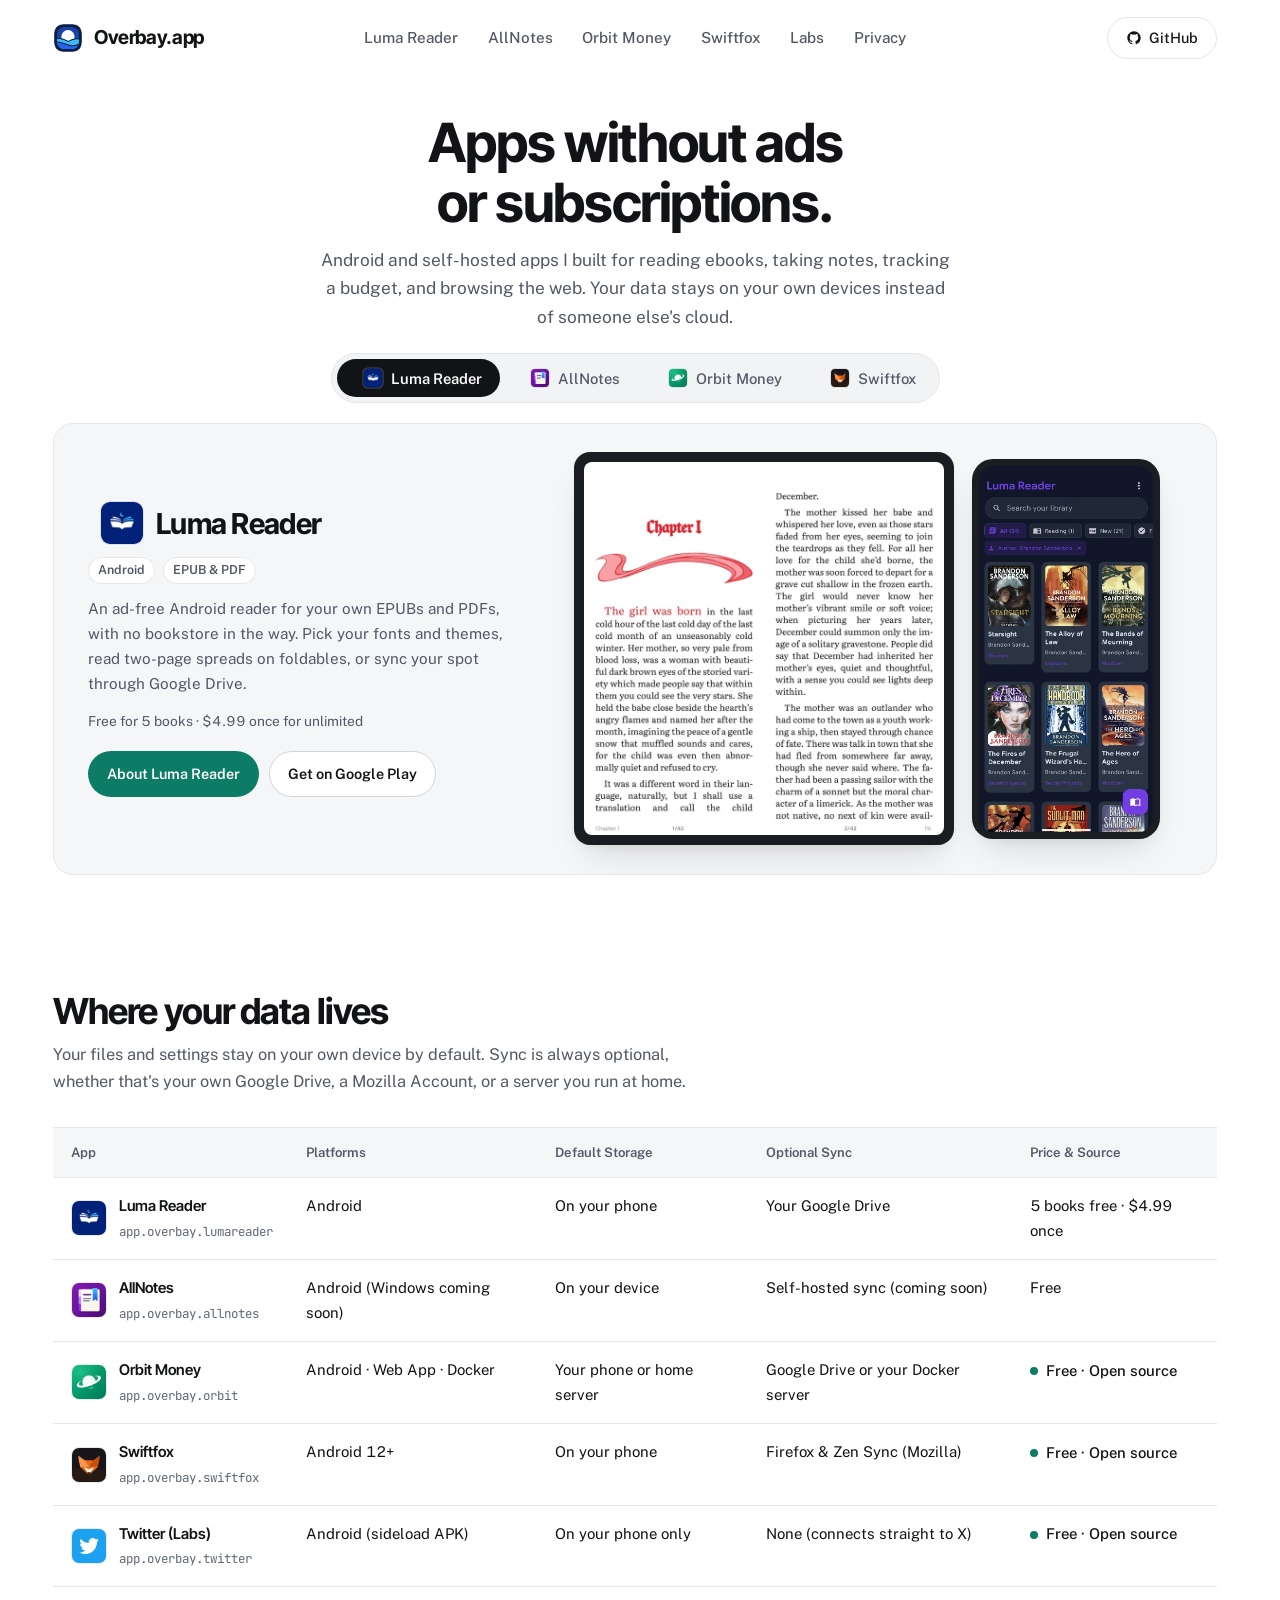
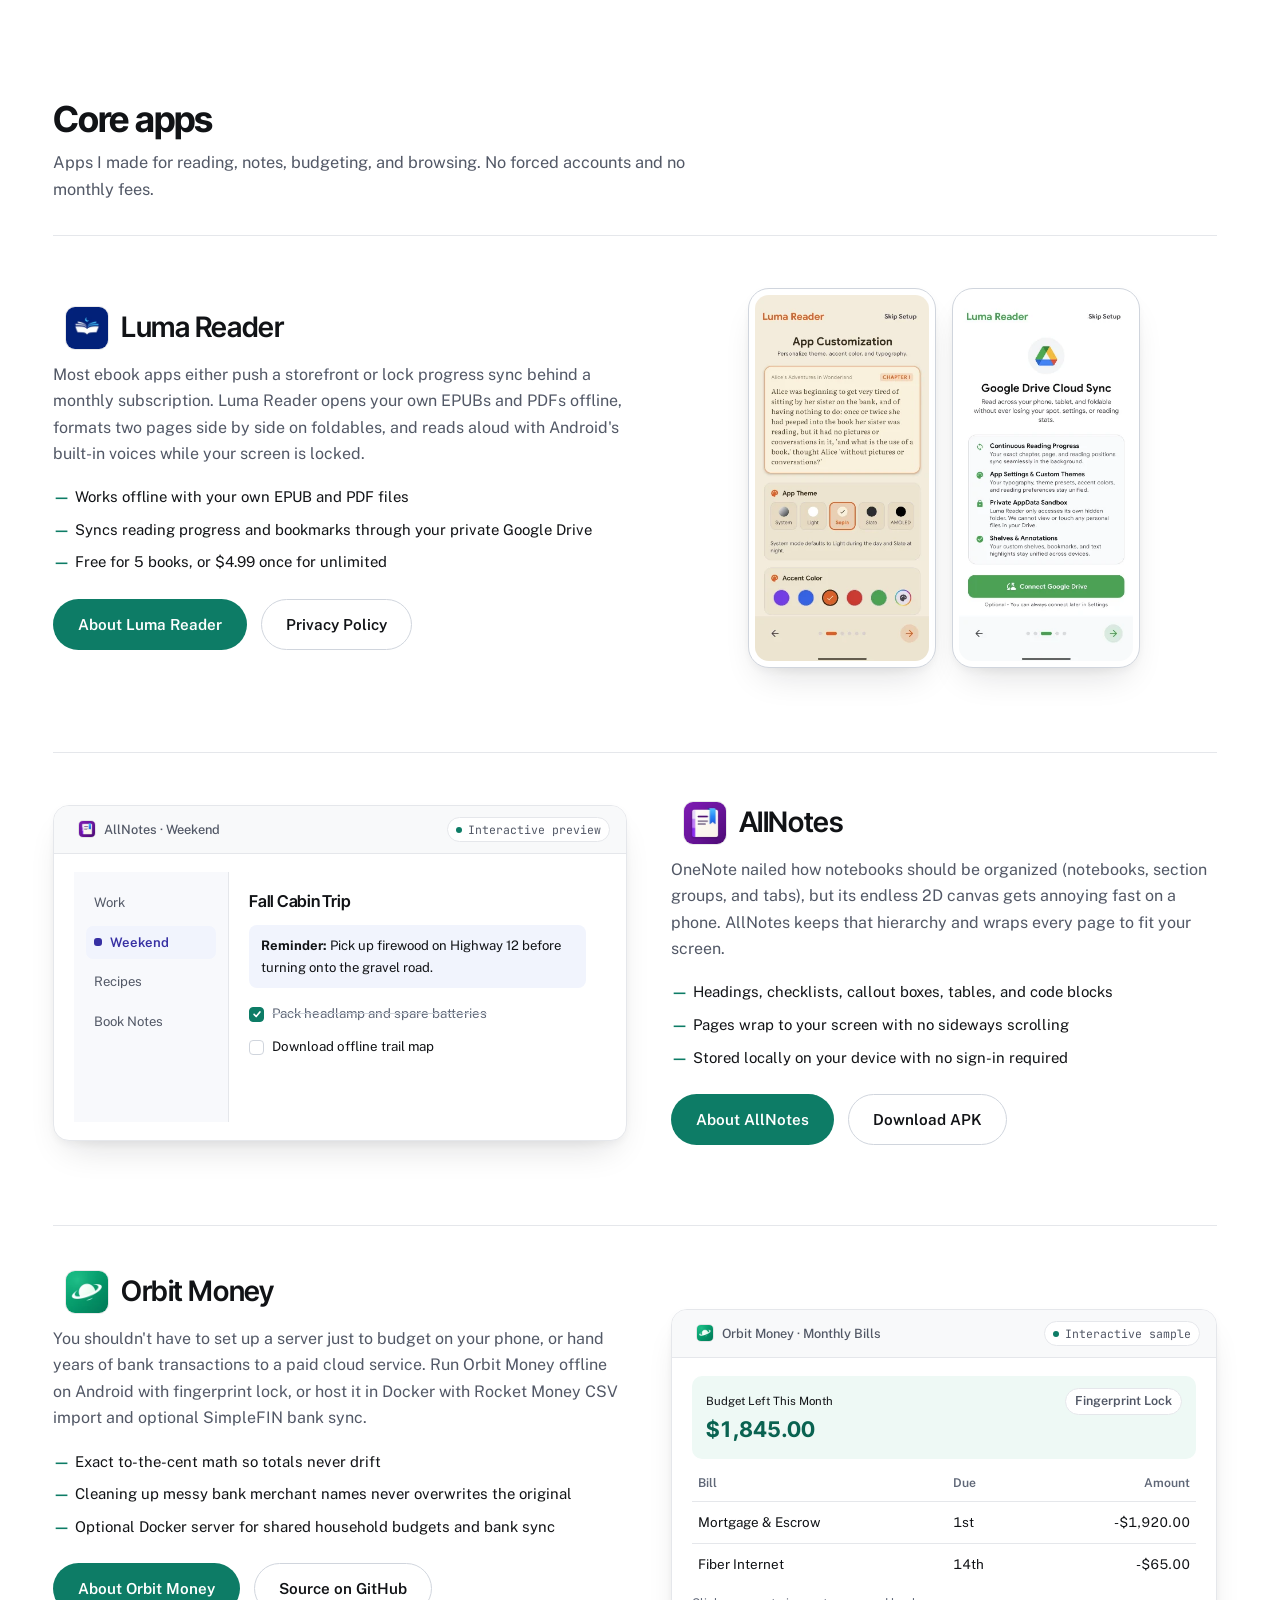
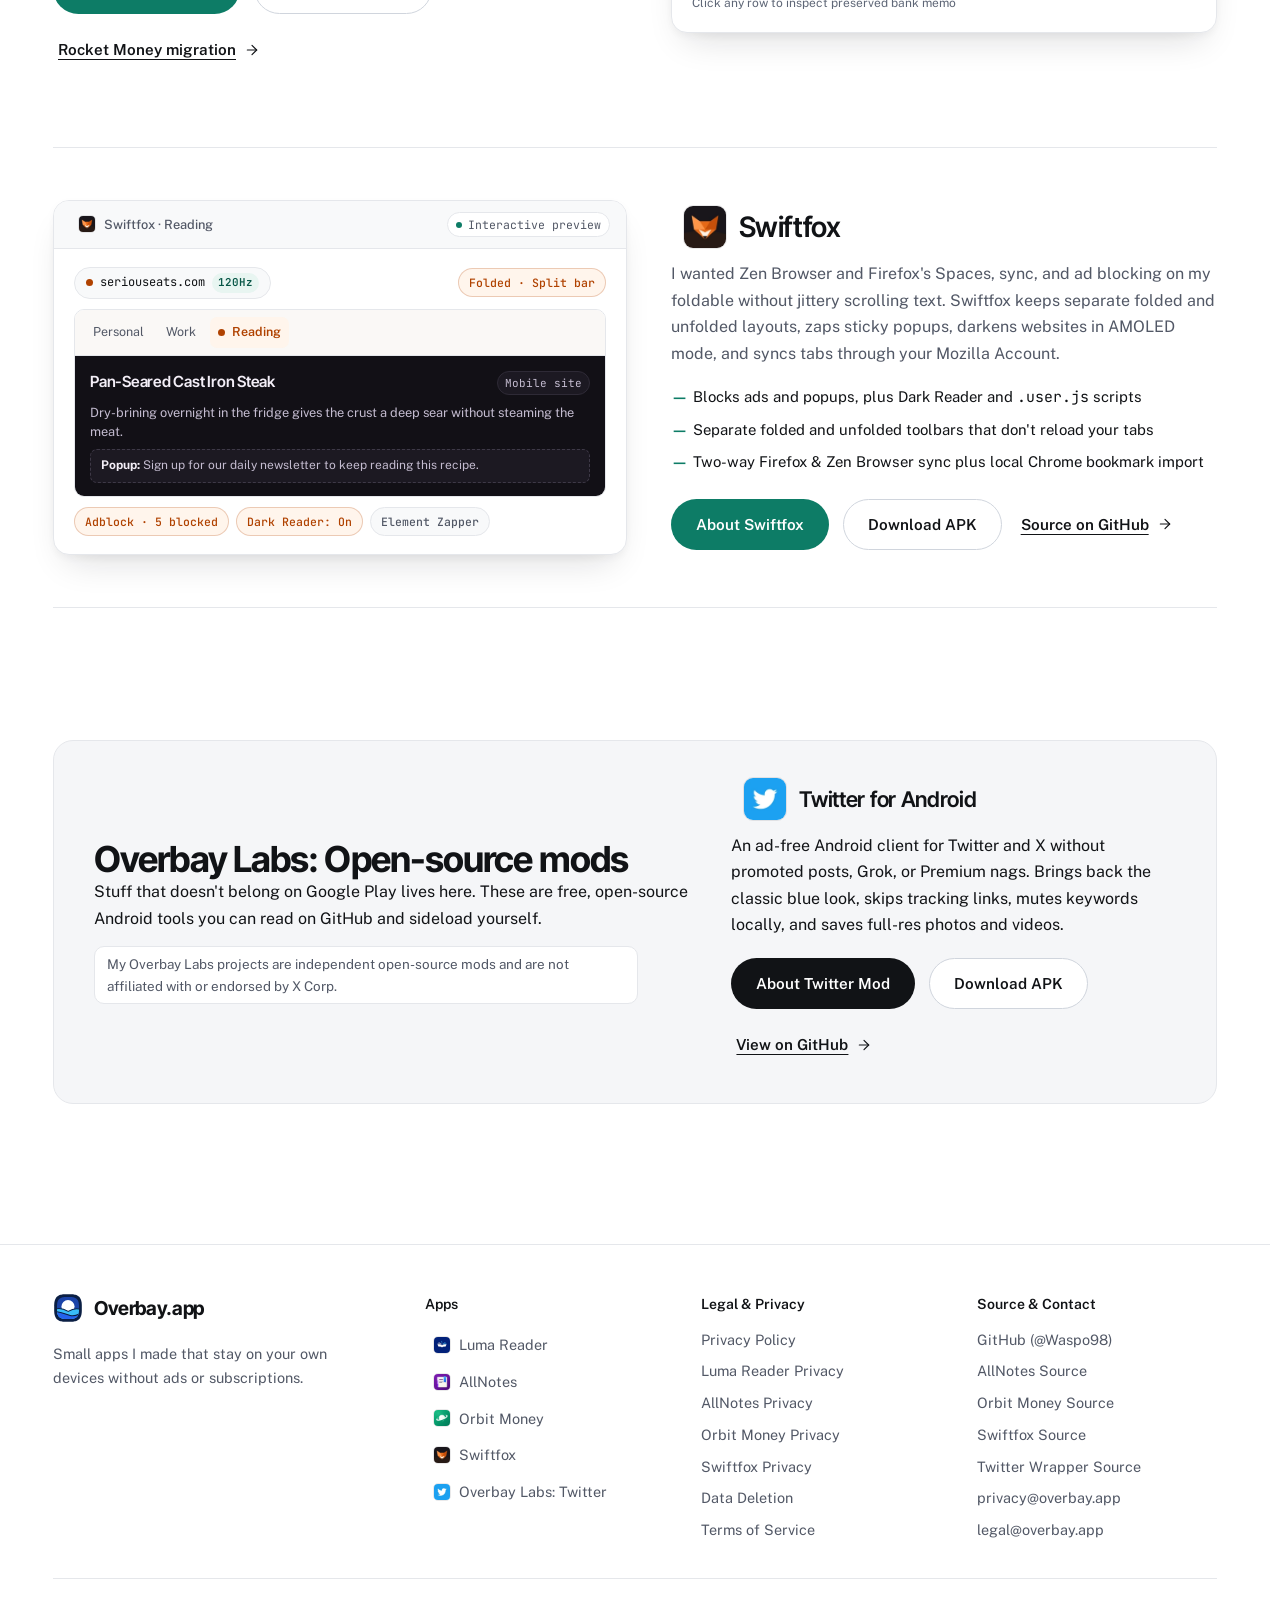
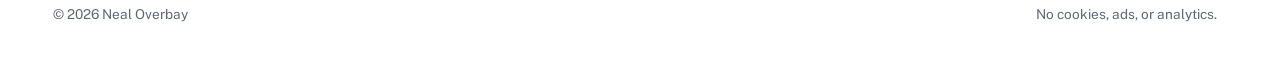
<file: index.html>
<!doctype html>
<html lang="en">
<head>
  <meta charset="utf-8">
  <meta name="viewport" content="width=device-width, initial-scale=1">
  <title>Overbay.app — Private Android &amp; Self-Hosted Apps (No Ads or Subscriptions)</title>
  <meta name="description" content="Android and self-hosted apps by Neal Overbay with no ads or subscriptions: Luma Reader (EPUB &amp; PDF reader), AllNotes (OneNote alternative), Orbit Money (self-hosted Rocket Money alternative), Swiftfox (120Hz Android browser), and Overbay Labs.">
  <meta name="robots" content="index,follow">
  <link rel="canonical" href="https://overbay.app/">
  <meta property="og:type" content="website">
  <meta property="og:site_name" content="Overbay.app">
  <meta property="og:title" content="Overbay.app — Private Android &amp; Self-Hosted Apps">
  <meta property="og:description" content="Android and self-hosted apps without ads or subscriptions: Luma Reader (ebook reader), AllNotes (OneNote alternative), Orbit Money (self-hosted Rocket Money alternative), Swiftfox (120Hz browser), and Overbay Labs.">
  <meta property="og:url" content="https://overbay.app/">
  <meta property="og:image" content="https://overbay.app/assets/brand/og-image.png">
  <meta property="og:image:width" content="1200">
  <meta property="og:image:height" content="630">
  <meta property="og:image:alt" content="Overbay.app — Simple apps without ads or subscriptions">
  <meta name="twitter:card" content="summary_large_image">
  <meta name="twitter:title" content="Overbay.app — Private Android &amp; Self-Hosted Apps">
  <meta name="twitter:description" content="Android and self-hosted apps: Luma Reader (ebook reader), AllNotes (OneNote alternative), Orbit Money (self-hosted Rocket Money alternative), Swiftfox (120Hz browser), and Overbay Labs.">
  <meta name="twitter:image" content="https://overbay.app/assets/brand/og-image.png">
  <meta name="twitter:image:alt" content="Overbay.app — Simple apps without ads or subscriptions">
  <link rel="icon" type="image/svg+xml" href="/assets/brand/favicon.svg?v=2">
  <link rel="icon" type="image/png" sizes="96x96" href="/assets/brand/favicon-96.png?v=2">
  <link rel="icon" href="/assets/brand/favicon.ico?v=2" sizes="16x16 32x32 48x48">
  <link rel="apple-touch-icon" sizes="180x180" href="/assets/brand/apple-touch-icon.png?v=2">
  <link rel="preload" href="/assets/fonts/inter-tight-latin.woff2" as="font" type="font/woff2" crossorigin>
  <link rel="preload" href="/assets/fonts/public-sans-latin.woff2" as="font" type="font/woff2" crossorigin>
  <link rel="stylesheet" href="/css/styles.css?v=6">
  <noscript><link rel="stylesheet" href="/css/noscript.css?v=3"></noscript>
  <script type="application/ld+json">
  {
    "@context": "https://schema.org",
    "@graph": [
      {
        "@type": "Person",
        "@id": "https://overbay.app/#author",
        "name": "Neal Overbay",
        "url": "https://overbay.app/",
        "image": "https://overbay.app/assets/brand/overbay-mark.svg",
        "email": "privacy@overbay.app",
        "sameAs": [
          "https://github.com/Waspo98"
        ]
      },
      {
        "@type": "WebSite",
        "@id": "https://overbay.app/#website",
        "url": "https://overbay.app/",
        "name": "Overbay.app",
        "description": "Android and self-hosted apps by Neal Overbay with no ads, no tracking, and no monthly subscriptions.",
        "publisher": { "@id": "https://overbay.app/#author" }
      },
      {
        "@type": "ItemList",
        "@id": "https://overbay.app/#catalog",
        "name": "Apps by Neal Overbay",
        "itemListElement": [
          {
            "@type": "ListItem",
            "position": 1,
            "name": "Luma Reader",
            "url": "https://overbay.app/lumareader/",
            "description": "Offline Android ebook reader for DRM-free EPUB and PDF files with foldable two-page spreads, read-aloud TTS, and private Google Drive sync."
          },
          {
            "@type": "ListItem",
            "position": 2,
            "name": "AllNotes",
            "url": "https://overbay.app/allnotes/",
            "description": "Offline OneNote alternative for Android with Notebooks, Section Groups, and normal wrapping pages instead of an infinite 2D canvas."
          },
          {
            "@type": "ListItem",
            "position": 3,
            "name": "Orbit Money",
            "url": "https://overbay.app/orbitmoney/",
            "description": "Open-source, self-hosted Rocket Money and Mint alternative for Android, Web, and Docker with Rocket Money CSV import and optional SimpleFIN bank sync."
          },
          {
            "@type": "ListItem",
            "position": 4,
            "name": "Swiftfox",
            "url": "https://overbay.app/swiftfox/",
            "description": "Free, open-source 120Hz Android browser for phones and foldables with built-in ad-block, Element Zapper, Dark Reader, .user.js userscripts, separate folded and unfolded layouts, and Firefox and Zen Browser sync."
          },
          {
            "@type": "ListItem",
            "position": 5,
            "name": "Twitter (Overbay Labs)",
            "url": "https://overbay.app/labs/twitter/",
            "description": "Open-source ad-free Twitter / X Android APK with no promoted posts, no Grok, no Premium prompts, and full-res media downloads."
          }
        ]
      }
    ]
  }
  </script>
</head>
<body>
  <a class="skip-link" href="#main">Skip to main content</a>

  <header class="site-header">
    <div class="container nav-bar">
      <a class="brand-link" href="/">
        <img class="brand-mark" src="/assets/brand/overbay-mark.svg" alt="" width="30" height="30">
        <span>Overbay.app</span>
      </a>
      <nav class="nav-menu" aria-label="Main navigation">
        <a href="/lumareader/">Luma Reader</a>
        <a href="/allnotes/">AllNotes</a>
        <a href="/orbitmoney/">Orbit Money</a>
        <a href="/swiftfox/">Swiftfox</a>
        <a href="/labs/twitter/">Labs</a>
        <a href="/privacy/">Privacy</a>
      </nav>
      <div class="nav-actions">
        <a class="nav-pill-btn" href="https://github.com/Waspo98">
          <svg class="icon icon--sm icon--fill" viewBox="0 0 24 24" aria-hidden="true"><path d="M12 2C6.477 2 2 6.484 2 12.017c0 4.425 2.865 8.18 6.839 9.504.5.092.682-.217.682-.483 0-.237-.008-.868-.013-1.703-2.782.605-3.369-1.343-3.369-1.343-.454-1.158-1.11-1.466-1.11-1.466-.908-.62.069-.608.069-.608 1.003.07 1.53 1.032 1.53 1.032.892 1.53 2.341 1.088 2.91.832.092-.647.35-1.088.636-1.338-2.22-.253-4.555-1.113-4.555-4.951 0-1.093.39-1.988 1.029-2.688-.103-.253-.446-1.272.098-2.65 0 0 .84-.27 2.75 1.026A9.564 9.564 0 0 1 12 6.844a9.59 9.59 0 0 1 2.504.337c1.909-1.296 2.747-1.027 2.747-1.027.546 1.379.202 2.398.1 2.651.64.7 1.028 1.595 1.028 2.688 0 3.848-2.339 4.695-4.566 4.943.359.309.678.92.678 1.855 0 1.338-.012 2.419-.012 2.747 0 .268.18.58.688.482A10.02 10.02 0 0 0 22 12.017C22 6.484 17.522 2 12 2Z"/></svg>
          <span>GitHub</span>
        </a>
        <button class="nav-toggle" type="button" aria-label="Toggle navigation menu" aria-expanded="false" aria-controls="mobile-nav">
          <svg class="icon" viewBox="0 0 24 24" stroke-width="2" aria-hidden="true"><line x1="4" y1="7" x2="20" y2="7"/><line x1="4" y1="12" x2="20" y2="12"/><line x1="4" y1="17" x2="20" y2="17"/></svg>
        </button>
      </div>
    </div>
    <nav id="mobile-nav" class="mobile-drawer" aria-label="Mobile navigation">
      <ul>
        <li><a href="/lumareader/">Luma Reader</a></li>
        <li><a href="/allnotes/">AllNotes</a></li>
        <li><a href="/orbitmoney/">Orbit Money</a></li>
        <li><a href="/swiftfox/">Swiftfox</a></li>
        <li><a href="/labs/twitter/">Overbay Labs (Twitter)</a></li>
        <li><a href="/privacy/">Privacy Policy</a></li>
        <li><a href="/data-deletion/">Data Deletion</a></li>
        <li><a href="/terms/">Terms of Service</a></li>
      </ul>
    </nav>
  </header>

  <main id="main">
    <section class="studio-hero">
      <div class="container">
        <h1>Apps without ads or subscriptions.</h1>
        <p class="studio-lead">Android and self-hosted apps I built for reading ebooks, taking notes, tracking a budget, and browsing the web. Your data stays on your own devices instead of someone else's cloud.</p>

        <div class="stage-tabs" role="tablist" aria-label="Featured applications" data-tabs>
          <button class="stage-tab" type="button" role="tab" id="tab-luma" aria-selected="true" aria-controls="panel-luma">
            <picture>
              <source srcset="/assets/icons/lumareader-96.webp" type="image/webp">
              <img class="app-icon app-icon--xs" src="/assets/icons/lumareader-96.png" alt="" width="20" height="20" decoding="async">
            </picture>
            <span>Luma Reader</span>
          </button>
          <button class="stage-tab" type="button" role="tab" id="tab-allnotes" aria-selected="false" aria-controls="panel-allnotes" tabindex="-1">
            <picture>
              <source srcset="/assets/icons/allnotes-96.webp" type="image/webp">
              <img class="app-icon app-icon--xs" src="/assets/icons/allnotes-96.png" alt="" width="20" height="20" decoding="async">
            </picture>
            <span>AllNotes</span>
          </button>
          <button class="stage-tab" type="button" role="tab" id="tab-orbit" aria-selected="false" aria-controls="panel-orbit" tabindex="-1">
            <picture>
              <source srcset="/assets/icons/orbitmoney-96.webp" type="image/webp">
              <img class="app-icon app-icon--xs" src="/assets/icons/orbitmoney-96.png" alt="" width="20" height="20" decoding="async">
            </picture>
            <span>Orbit Money</span>
          </button>
          <button class="stage-tab" type="button" role="tab" id="tab-swiftfox" aria-selected="false" aria-controls="panel-swiftfox" tabindex="-1">
            <picture>
              <source srcset="/assets/icons/swiftfox-96.webp" type="image/webp">
              <img class="app-icon app-icon--xs" src="/assets/icons/swiftfox-96.png" alt="" width="20" height="20" decoding="async">
            </picture>
            <span>Swiftfox</span>
          </button>
        </div>
      </div>

      <div class="gallery-stage-wrap">
        <div class="container">
          <div class="gallery-stage">

            <!-- Panel 1: Luma Reader -->
            <div class="stage-panel" role="tabpanel" id="panel-luma" aria-labelledby="tab-luma">
              <div class="stage-copy">
                <div class="stage-app-name">
                  <picture>
                    <source srcset="/assets/icons/lumareader-96.webp 1x, /assets/icons/lumareader-192.webp 2x" type="image/webp">
                    <img class="app-icon" src="/assets/icons/lumareader-96.png" srcset="/assets/icons/lumareader-96.png 1x, /assets/icons/lumareader-192.png 2x" alt="" width="44" height="44" decoding="async">
                  </picture>
                  <h2>Luma Reader</h2>
                </div>
                <div class="stage-badge-row">
                  <span class="stage-app-badge">Android</span>
                  <span class="stage-app-badge">EPUB &amp; PDF</span>
                </div>
                <p class="stage-desc">An ad-free Android reader for your own EPUBs and PDFs, with no bookstore in the way. Pick your fonts and themes, read two-page spreads on foldables, or sync your spot through Google Drive.</p>
                <div class="stage-meta">Free for 5 books · $4.99 once for unlimited</div>
                <div class="btn-row">
                  <a class="btn btn--primary" href="/lumareader/">About Luma Reader</a>
                  <a class="btn btn--outline" href="https://play.google.com/store/apps/details?id=app.overbay.lumareader">Get on Google Play</a>
                </div>
              </div>
              <div class="stage-visuals">
                <figure class="device-foldable">
                  <picture>
                    <source srcset="/assets/screenshots/lumareader/foldable-spread.webp" type="image/webp">
                    <img src="/assets/screenshots/lumareader/foldable-spread.png" alt="Luma Reader showing a two-page EPUB book spread with red chapter ornament, serif body text, and page numbers 1/42 and 2/42" width="760" height="788" fetchpriority="high">
                  </picture>
                </figure>
                <figure class="device-phone">
                  <picture>
                    <source srcset="/assets/screenshots/lumareader/library.webp" type="image/webp">
                    <img src="/assets/screenshots/lumareader/library.png" alt="Luma Reader dark-mode library view with search bar, status filter chips, author filter tag, and a three-column grid of book covers" width="304" height="640" fetchpriority="high">
                  </picture>
                </figure>
              </div>
            </div>

            <!-- Panel 2: AllNotes -->
            <div class="stage-panel" role="tabpanel" id="panel-allnotes" aria-labelledby="tab-allnotes" hidden>
              <div class="stage-copy">
                <div class="stage-app-name">
                  <picture>
                    <source srcset="/assets/icons/allnotes-96.webp 1x, /assets/icons/allnotes-192.webp 2x" type="image/webp">
                    <img class="app-icon" src="/assets/icons/allnotes-96.png" srcset="/assets/icons/allnotes-96.png 1x, /assets/icons/allnotes-192.png 2x" alt="" width="44" height="44" decoding="async">
                  </picture>
                  <h2>AllNotes</h2>
                </div>
                <div class="stage-badge-row">
                  <span class="stage-app-badge">Android</span>
                  <span class="stage-app-badge">Offline Notes</span>
                </div>
                <p class="stage-desc">A OneNote alternative for Android that keeps notebooks, section groups, and tabs, without the infinite canvas that slides sideways on a phone. Everything stays on your device.</p>
                <div class="stage-meta">Free · Android APK ready · Windows coming soon</div>
                <div class="btn-row">
                  <a class="btn btn--primary" href="/allnotes/">About AllNotes</a>
                  <a class="btn btn--outline" href="https://github.com/Waspo98/allnotes/releases/latest">Download APK</a>
                </div>
              </div>
              <div class="stage-visuals" data-screenshot-slot="allnotes-hero">
                <div class="ui-specimen">
                  <div class="ui-specimen__bar">
                    <span class="specimen-app-label">
                      <picture>
                        <source srcset="/assets/icons/allnotes-96.webp" type="image/webp">
                        <img class="app-icon app-icon--xs" src="/assets/icons/allnotes-96.png" alt="" width="18" height="18" loading="lazy" decoding="async">
                      </picture>
                      <span>AllNotes · House Projects</span>
                    </span>
                    <span class="ui-specimen__tag">Preview</span>
                  </div>
                  <div class="ui-specimen__body">
                    <div class="notes-mock-layout">
                      <aside class="notes-mock-rail" aria-label="Sample notebook sidebar">
                        <div class="notes-mock-item">Personal</div>
                        <div class="notes-mock-item is-active"><span class="notes-mock-dot notes-mock-dot--accent"></span>House Projects</div>
                        <div class="notes-mock-item">Taxes 2026</div>
                        <div class="notes-mock-item">Recipes</div>
                      </aside>
                      <div class="notes-mock-page">
                        <p class="specimen-title">Garage Shelf Cleanup</p>
                        <div class="notes-callout">
                          <strong>Note:</strong> Measure wall studs before ordering brackets.
                        </div>
                        <ul class="notes-checklist">
                          <li><span class="check-box is-checked"><svg viewBox="0 0 12 12" fill="none" stroke="currentColor" stroke-width="2" stroke-linecap="round" stroke-linejoin="round" aria-hidden="true"><polyline points="2.5 6.5 5 9 9.5 3.5"/></svg></span><span>Clear workbench top</span></li>
                          <li><span class="check-box is-checked"><svg viewBox="0 0 12 12" fill="none" stroke="currentColor" stroke-width="2" stroke-linecap="round" stroke-linejoin="round" aria-hidden="true"><polyline points="2.5 6.5 5 9 9.5 3.5"/></svg></span><span>Sort screws and anchors</span></li>
                          <li><span class="check-box"></span><span>Donate old paint cans</span></li>
                        </ul>
                      </div>
                    </div>
                  </div>
                </div>
              </div>
            </div>

            <!-- Panel 3: Orbit Money -->
            <div class="stage-panel" role="tabpanel" id="panel-orbit" aria-labelledby="tab-orbit" hidden>
              <div class="stage-copy">
                <div class="stage-app-name">
                  <picture>
                    <source srcset="/assets/icons/orbitmoney-96.webp 1x, /assets/icons/orbitmoney-192.webp 2x" type="image/webp">
                    <img class="app-icon" src="/assets/icons/orbitmoney-96.png" srcset="/assets/icons/orbitmoney-96.png 1x, /assets/icons/orbitmoney-192.png 2x" alt="" width="44" height="44" decoding="async">
                  </picture>
                  <h2>Orbit Money</h2>
                </div>
                <div class="stage-badge-row">
                  <span class="stage-app-badge">Android · Web App · Docker</span>
                  <span class="stage-app-badge">Open Source</span>
                </div>
                <p class="stage-desc">A free, open-source alternative to Rocket Money and Mint. Track accounts, budgets, recurring bills, and net worth offline on Android, or host it in Docker for your household.</p>
                <div class="stage-meta">Free &amp; open source · Import from Rocket Money</div>
                <div class="btn-row">
                  <a class="btn btn--primary" href="/orbitmoney/">About Orbit Money</a>
                  <a class="btn btn--outline" href="https://github.com/Waspo98/Orbit-Money/releases/latest">Download APK</a>
                </div>
              </div>
              <div class="stage-visuals" data-screenshot-slot="orbit-hero">
                <div class="ui-specimen">
                  <div class="ui-specimen__bar">
                    <span class="specimen-app-label">
                      <picture>
                        <source srcset="/assets/icons/orbitmoney-96.webp" type="image/webp">
                        <img class="app-icon app-icon--xs" src="/assets/icons/orbitmoney-96.png" alt="" width="18" height="18" loading="lazy" decoding="async">
                      </picture>
                      <span>Orbit Money · Household Budget</span>
                    </span>
                    <span class="ui-specimen__tag">Sample data</span>
                  </div>
                  <div class="ui-specimen__body">
                    <div class="orbit-mock-grid">
                      <div class="orbit-balance-bar">
                        <div>
                          <small>Checking &amp; Savings</small>
                          <div class="orbit-balance-val">$14,280.42</div>
                        </div>
                        <span class="stage-app-badge">Offline · Exact cents</span>
                      </div>
                      <table class="orbit-ledger" aria-label="Sample ledger preview">
                        <thead>
                          <tr>
                            <th>Merchant</th>
                            <th>Category</th>
                            <th>Amount</th>
                          </tr>
                        </thead>
                        <tbody>
                          <tr>
                            <td>Corner Market</td>
                            <td>Groceries</td>
                            <td>-$84.19</td>
                          </tr>
                          <tr>
                            <td>City Electric</td>
                            <td>Utilities</td>
                            <td>-$118.40</td>
                          </tr>
                          <tr>
                            <td>Paycheck</td>
                            <td>Income</td>
                            <td>+$2,640.00</td>
                          </tr>
                        </tbody>
                      </table>
                    </div>
                  </div>
                </div>
              </div>
            </div>

            <!-- Panel 4: Swiftfox -->
            <div class="stage-panel" role="tabpanel" id="panel-swiftfox" aria-labelledby="tab-swiftfox" hidden>
              <div class="stage-copy">
                <div class="stage-app-name">
                  <picture>
                    <source srcset="/assets/icons/swiftfox-96.webp 1x, /assets/icons/swiftfox-192.webp 2x" type="image/webp">
                    <img class="app-icon" src="/assets/icons/swiftfox-96.png" srcset="/assets/icons/swiftfox-96.png 1x, /assets/icons/swiftfox-192.png 2x" alt="" width="44" height="44" decoding="async">
                  </picture>
                  <h2>Swiftfox</h2>
                </div>
                <div class="stage-badge-row">
                  <span class="stage-app-badge">Android 12+</span>
                  <span class="stage-app-badge">Open Source</span>
                </div>
                <p class="stage-desc">A fast 120Hz Android browser for phones and foldables. Blocks ads, adds Dark Reader, Element Zapper, and userscripts, and syncs with Firefox and Zen Browser.</p>
                <div class="stage-meta">Free · MIT open source · Firefox / Zen Sync</div>
                <div class="btn-row">
                  <a class="btn btn--primary" href="/swiftfox/">About Swiftfox</a>
                  <a class="btn btn--outline" href="https://github.com/Waspo98/swiftfox/releases/latest">Download APK</a>
                </div>
              </div>
              <div class="stage-visuals" data-screenshot-slot="swiftfox-hero">
                <div class="ui-specimen">
                  <div class="ui-specimen__bar">
                    <span class="specimen-app-label">
                      <picture>
                        <source srcset="/assets/icons/swiftfox-96.webp" type="image/webp">
                        <img class="app-icon app-icon--xs" src="/assets/icons/swiftfox-96.png" alt="" width="18" height="18" loading="lazy" decoding="async">
                      </picture>
                      <span>Swiftfox · Personal</span>
                    </span>
                    <span class="ui-specimen__tag">Preview</span>
                  </div>
                  <div class="ui-specimen__body">
                    <div class="swiftfox-mock-app">
                      <div class="swiftfox-mock-bar">
                        <div class="swiftfox-mock-omnibox">
                          <span class="swiftfox-shield-dot" aria-hidden="true"></span>
                          <span class="swiftfox-domain">en.wikipedia.org</span>
                          <span class="swiftfox-hz-badge">120Hz</span>
                        </div>
                        <span class="swiftfox-posture-pill">Unfolded · Side rail</span>
                      </div>
                      <div class="swiftfox-mock-shell">
                        <aside class="swiftfox-mock-spaces" aria-label="Sample browser Spaces">
                          <div class="swiftfox-space-item is-active"><span class="swiftfox-space-dot" aria-hidden="true"></span>Personal</div>
                          <div class="swiftfox-space-item">Work</div>
                          <div class="swiftfox-space-item">Reading</div>
                        </aside>
                        <div class="swiftfox-mock-page">
                          <div class="swiftfox-mock-page-head">
                            <p class="specimen-title">National Museum of Racing</p>
                            <span class="swiftfox-mode-tag">Desktop site</span>
                          </div>
                          <p class="swiftfox-mock-excerpt">Founded in 1950 in Saratoga Springs, covering thoroughbred racing history and exhibits.</p>
                          <div class="swiftfox-mock-banner">
                            <strong>App banner:</strong> Open this page in the mobile app instead.
                          </div>
                        </div>
                      </div>
                      <div class="swiftfox-mock-controls">
                        <span class="swiftfox-ctrl-chip is-on" data-sf-action="adblock">Adblock · 4 blocked</span>
                        <span class="swiftfox-ctrl-chip" data-sf-action="darkreader">Dark Reader: Off</span>
                        <span class="swiftfox-ctrl-chip" data-sf-action="zapper">Element Zapper</span>
                      </div>
                    </div>
                  </div>
                </div>
              </div>
            </div>

          </div>
        </div>
      </div>
    </section>

    <!-- Where Your Data Lives comparison table -->
    <section class="section" aria-labelledby="data-table-heading">
      <div class="container">
        <div class="section-header">
          <h2 id="data-table-heading">Where your data lives</h2>
          <p>Your files and settings stay on your own device by default. Sync is always optional, whether that's your own Google Drive, a Mozilla Account, or a server you run at home.</p>
        </div>

        <div class="table-wrap">
          <table class="spec-table">
            <thead>
              <tr>
                <th>App</th>
                <th>Platforms</th>
                <th>Default Storage</th>
                <th>Optional Sync</th>
                <th>Price &amp; Source</th>
              </tr>
            </thead>
            <tbody>
              <tr>
                <td data-label="App">
                  <div class="app-cell">
                    <a class="app-cell-icon" href="/lumareader/" tabindex="-1" aria-hidden="true">
                      <picture>
                        <source srcset="/assets/icons/lumareader-96.webp 1x, /assets/icons/lumareader-192.webp 2x" type="image/webp">
                        <img class="app-icon app-icon--md" src="/assets/icons/lumareader-96.png" srcset="/assets/icons/lumareader-96.png 1x, /assets/icons/lumareader-192.png 2x" alt="" width="36" height="36" loading="lazy" decoding="async">
                      </picture>
                    </a>
                    <div>
                      <a class="app-cell-link" href="/lumareader/">Luma Reader</a>
                      <code class="pkg-code">app.overbay.lumareader</code>
                    </div>
                  </div>
                </td>
                <td data-label="Platforms">Android</td>
                <td data-label="Default Storage">On your phone</td>
                <td data-label="Optional Sync">Your Google Drive</td>
                <td data-label="Price &amp; Source">5 books free · $4.99 once</td>
              </tr>
              <tr>
                <td data-label="App">
                  <div class="app-cell">
                    <a class="app-cell-icon" href="/allnotes/" tabindex="-1" aria-hidden="true">
                      <picture>
                        <source srcset="/assets/icons/allnotes-96.webp 1x, /assets/icons/allnotes-192.webp 2x" type="image/webp">
                        <img class="app-icon app-icon--md" src="/assets/icons/allnotes-96.png" srcset="/assets/icons/allnotes-96.png 1x, /assets/icons/allnotes-192.png 2x" alt="" width="36" height="36" loading="lazy" decoding="async">
                      </picture>
                    </a>
                    <div>
                      <a class="app-cell-link" href="/allnotes/">AllNotes</a>
                      <code class="pkg-code">app.overbay.allnotes</code>
                    </div>
                  </div>
                </td>
                <td data-label="Platforms">Android (Windows coming soon)</td>
                <td data-label="Default Storage">On your device</td>
                <td data-label="Optional Sync">Self-hosted sync (coming soon)</td>
                <td data-label="Price &amp; Source">Free</td>
              </tr>
              <tr>
                <td data-label="App">
                  <div class="app-cell">
                    <a class="app-cell-icon" href="/orbitmoney/" tabindex="-1" aria-hidden="true">
                      <picture>
                        <source srcset="/assets/icons/orbitmoney-96.webp 1x, /assets/icons/orbitmoney-192.webp 2x" type="image/webp">
                        <img class="app-icon app-icon--md" src="/assets/icons/orbitmoney-96.png" srcset="/assets/icons/orbitmoney-96.png 1x, /assets/icons/orbitmoney-192.png 2x" alt="" width="36" height="36" loading="lazy" decoding="async">
                      </picture>
                    </a>
                    <div>
                      <a class="app-cell-link" href="/orbitmoney/">Orbit Money</a>
                      <code class="pkg-code">app.overbay.orbit</code>
                    </div>
                  </div>
                </td>
                <td data-label="Platforms">Android · Web App · Docker</td>
                <td data-label="Default Storage">Your phone or home server</td>
                <td data-label="Optional Sync">Google Drive or your Docker server</td>
                <td data-label="Price &amp; Source"><span class="status-dot">Free · Open source</span></td>
              </tr>
              <tr>
                <td data-label="App">
                  <div class="app-cell">
                    <a class="app-cell-icon" href="/swiftfox/" tabindex="-1" aria-hidden="true">
                      <picture>
                        <source srcset="/assets/icons/swiftfox-96.webp 1x, /assets/icons/swiftfox-192.webp 2x" type="image/webp">
                        <img class="app-icon app-icon--md" src="/assets/icons/swiftfox-96.png" srcset="/assets/icons/swiftfox-96.png 1x, /assets/icons/swiftfox-192.png 2x" alt="" width="36" height="36" loading="lazy" decoding="async">
                      </picture>
                    </a>
                    <div>
                      <a class="app-cell-link" href="/swiftfox/">Swiftfox</a>
                      <code class="pkg-code">app.overbay.swiftfox</code>
                    </div>
                  </div>
                </td>
                <td data-label="Platforms">Android 12+</td>
                <td data-label="Default Storage">On your phone</td>
                <td data-label="Optional Sync">Firefox &amp; Zen Sync (Mozilla)</td>
                <td data-label="Price &amp; Source"><span class="status-dot">Free · Open source</span></td>
              </tr>
              <tr>
                <td data-label="App">
                  <div class="app-cell">
                    <a class="app-cell-icon" href="/labs/twitter/" tabindex="-1" aria-hidden="true">
                      <picture>
                        <source srcset="/assets/icons/twitter-96.webp 1x, /assets/icons/twitter-192.webp 2x" type="image/webp">
                        <img class="app-icon app-icon--md" src="/assets/icons/twitter-96.png" srcset="/assets/icons/twitter-96.png 1x, /assets/icons/twitter-192.png 2x" alt="" width="36" height="36" loading="lazy" decoding="async">
                      </picture>
                    </a>
                    <div>
                      <a class="app-cell-link" href="/labs/twitter/">Twitter (Labs)</a>
                      <code class="pkg-code">app.overbay.twitter</code>
                    </div>
                  </div>
                </td>
                <td data-label="Platforms">Android (sideload APK)</td>
                <td data-label="Default Storage">On your phone only</td>
                <td data-label="Optional Sync">None (connects straight to X)</td>
                <td data-label="Price &amp; Source"><span class="status-dot">Free · Open source</span></td>
              </tr>
            </tbody>
          </table>
        </div>
      </div>
    </section>

    <!-- Alternating App Spotlights -->
    <section class="section" aria-labelledby="catalog-heading">
      <div class="container">
        <div class="section-header">
          <h2 id="catalog-heading">Core apps</h2>
          <p>Apps I made for reading, notes, budgeting, and browsing. No forced accounts and no monthly fees.</p>
        </div>

        <div class="spotlight-list">
          <!-- Luma Reader Spotlight -->
          <article class="spotlight-row">
            <div class="spotlight-copy">
              <div class="stage-app-name">
                <picture>
                  <source srcset="/assets/icons/lumareader-96.webp 1x, /assets/icons/lumareader-192.webp 2x" type="image/webp">
                  <img class="app-icon" src="/assets/icons/lumareader-96.png" srcset="/assets/icons/lumareader-96.png 1x, /assets/icons/lumareader-192.png 2x" alt="" width="44" height="44" loading="lazy" decoding="async">
                </picture>
                <h3>Luma Reader</h3>
              </div>
              <p>Most ebook apps either push a storefront or lock progress sync behind a monthly subscription. Luma Reader opens your own EPUBs and PDFs offline, formats two pages side by side on foldables, and reads aloud with Android's built-in voices while your screen is locked.</p>
              <ul class="fact-list">
                <li>Works offline with your own EPUB and PDF files</li>
                <li>Syncs reading progress and bookmarks through your private Google Drive</li>
                <li>Free for 5 books, or $4.99 once for unlimited</li>
              </ul>
              <div class="btn-row">
                <a class="btn btn--primary" href="/lumareader/">About Luma Reader</a>
                <a class="btn btn--outline" href="/privacy/lumareader/">Privacy Policy</a>
              </div>
            </div>
            <div class="spotlight-media">
              <figure class="device-phone device-phone--light">
                <picture>
                  <source srcset="/assets/screenshots/lumareader/customizable.webp" type="image/webp">
                  <img src="/assets/screenshots/lumareader/customizable.png" alt="Luma Reader App Customization screen in Sepia theme showing a live Alice in Wonderland preview card, theme options, and accent color swatches" width="304" height="640" loading="lazy" decoding="async">
                </picture>
              </figure>
              <figure class="device-phone device-phone--light">
                <picture>
                  <source srcset="/assets/screenshots/lumareader/sync.webp" type="image/webp">
                  <img src="/assets/screenshots/lumareader/sync.png" alt="Luma Reader Google Drive Cloud Sync onboarding screen showing what syncs and explaining the private AppData sandbox" width="304" height="640" loading="lazy" decoding="async">
                </picture>
              </figure>
            </div>
          </article>

          <!-- AllNotes Spotlight -->
          <article class="spotlight-row">
            <div class="spotlight-copy">
              <div class="stage-app-name">
                <picture>
                  <source srcset="/assets/icons/allnotes-96.webp 1x, /assets/icons/allnotes-192.webp 2x" type="image/webp">
                  <img class="app-icon" src="/assets/icons/allnotes-96.png" srcset="/assets/icons/allnotes-96.png 1x, /assets/icons/allnotes-192.png 2x" alt="" width="44" height="44" loading="lazy" decoding="async">
                </picture>
                <h3>AllNotes</h3>
              </div>
              <p>OneNote nailed how notebooks should be organized (notebooks, section groups, and tabs), but its endless 2D canvas gets annoying fast on a phone. AllNotes keeps that hierarchy and wraps every page to fit your screen.</p>
              <ul class="fact-list">
                <li>Headings, checklists, callout boxes, tables, and code blocks</li>
                <li>Pages wrap to your screen with no sideways scrolling</li>
                <li>Stored locally on your device with no sign-in required</li>
              </ul>
              <div class="btn-row">
                <a class="btn btn--primary" href="/allnotes/">About AllNotes</a>
                <a class="btn btn--outline" href="https://github.com/Waspo98/allnotes/releases/latest">Download APK</a>
              </div>
            </div>
            <div class="spotlight-media" data-screenshot-slot="allnotes-spotlight">
              <div class="ui-specimen">
                <div class="ui-specimen__bar">
                  <span class="specimen-app-label">
                    <picture>
                      <source srcset="/assets/icons/allnotes-96.webp" type="image/webp">
                      <img class="app-icon app-icon--xs" src="/assets/icons/allnotes-96.png" alt="" width="18" height="18" loading="lazy" decoding="async">
                    </picture>
                    <span>AllNotes · Weekend</span>
                  </span>
                  <span class="ui-specimen__tag">Preview</span>
                </div>
                <div class="ui-specimen__body">
                  <div class="notes-mock-layout">
                    <div class="notes-mock-rail">
                      <div class="notes-mock-item">Work</div>
                      <div class="notes-mock-item is-active"><span class="notes-mock-dot notes-mock-dot--accent"></span>Weekend</div>
                      <div class="notes-mock-item">Recipes</div>
                      <div class="notes-mock-item">Book Notes</div>
                    </div>
                    <div class="notes-mock-page">
                      <p class="specimen-title">Fall Cabin Trip</p>
                      <div class="notes-callout">
                        <strong>Reminder:</strong> Pick up firewood on Highway 12 before turning onto the gravel road.
                      </div>
                      <ul class="notes-checklist">
                        <li><span class="check-box is-checked"><svg viewBox="0 0 12 12" fill="none" stroke="currentColor" stroke-width="2" stroke-linecap="round" stroke-linejoin="round" aria-hidden="true"><polyline points="2.5 6.5 5 9 9.5 3.5"/></svg></span><span>Pack headlamp and spare batteries</span></li>
                        <li><span class="check-box"></span><span>Download offline trail map</span></li>
                      </ul>
                    </div>
                  </div>
                </div>
              </div>
            </div>
          </article>

          <!-- Orbit Money Spotlight -->
          <article class="spotlight-row">
            <div class="spotlight-copy">
              <div class="stage-app-name">
                <picture>
                  <source srcset="/assets/icons/orbitmoney-96.webp 1x, /assets/icons/orbitmoney-192.webp 2x" type="image/webp">
                  <img class="app-icon" src="/assets/icons/orbitmoney-96.png" srcset="/assets/icons/orbitmoney-96.png 1x, /assets/icons/orbitmoney-192.png 2x" alt="" width="44" height="44" loading="lazy" decoding="async">
                </picture>
                <h3>Orbit Money</h3>
              </div>
              <p>You shouldn't have to set up a server just to budget on your phone, or hand years of bank transactions to a paid cloud service. Run Orbit Money offline on Android with fingerprint lock, or host it in Docker with Rocket Money CSV import and optional SimpleFIN bank sync.</p>
              <ul class="fact-list">
                <li>Exact to-the-cent math so totals never drift</li>
                <li>Cleaning up messy bank merchant names never overwrites the original</li>
                <li>Optional Docker server for shared household budgets and bank sync</li>
              </ul>
              <div class="btn-row">
                <a class="btn btn--primary" href="/orbitmoney/">About Orbit Money</a>
                <a class="btn btn--outline" href="https://github.com/Waspo98/Orbit-Money">Source on GitHub</a>
                <a class="btn btn--link" href="/orbitmoney/rocket-money-alternative/">Rocket Money migration <svg class="icon icon--sm" viewBox="0 0 24 24" aria-hidden="true"><line x1="5" y1="12" x2="19" y2="12"/><polyline points="12 5 19 12 12 19"/></svg></a>
              </div>
            </div>
            <div class="spotlight-media" data-screenshot-slot="orbit-spotlight">
              <div class="ui-specimen">
                <div class="ui-specimen__bar">
                  <span class="specimen-app-label">
                    <picture>
                      <source srcset="/assets/icons/orbitmoney-96.webp" type="image/webp">
                      <img class="app-icon app-icon--xs" src="/assets/icons/orbitmoney-96.png" alt="" width="18" height="18" loading="lazy" decoding="async">
                    </picture>
                    <span>Orbit Money · Monthly Bills</span>
                  </span>
                  <span class="ui-specimen__tag">Sample data</span>
                </div>
                <div class="ui-specimen__body">
                  <div class="orbit-mock-grid">
                    <div class="orbit-balance-bar">
                      <div>
                        <small>Budget Left This Month</small>
                        <div class="orbit-balance-val">$1,845.00</div>
                      </div>
                      <span class="stage-app-badge">Fingerprint Lock</span>
                    </div>
                    <table class="orbit-ledger" aria-label="Sample budget entries">
                      <thead>
                        <tr>
                          <th>Bill</th>
                          <th>Due</th>
                          <th>Amount</th>
                        </tr>
                      </thead>
                      <tbody>
                        <tr>
                          <td>Mortgage &amp; Escrow</td>
                          <td>1st</td>
                          <td>-$1,920.00</td>
                        </tr>
                        <tr>
                          <td>Fiber Internet</td>
                          <td>14th</td>
                          <td>-$65.00</td>
                        </tr>
                      </tbody>
                    </table>
                  </div>
                </div>
              </div>
            </div>
          </article>

          <!-- Swiftfox Spotlight -->
          <article class="spotlight-row">
            <div class="spotlight-copy">
              <div class="stage-app-name">
                <picture>
                  <source srcset="/assets/icons/swiftfox-96.webp 1x, /assets/icons/swiftfox-192.webp 2x" type="image/webp">
                  <img class="app-icon" src="/assets/icons/swiftfox-96.png" srcset="/assets/icons/swiftfox-96.png 1x, /assets/icons/swiftfox-192.png 2x" alt="" width="44" height="44" loading="lazy" decoding="async">
                </picture>
                <h3>Swiftfox</h3>
              </div>
              <p>I wanted Zen Browser and Firefox's Spaces, sync, and ad blocking on my foldable without jittery scrolling text. Swiftfox keeps separate folded and unfolded layouts, zaps sticky popups, darkens websites in AMOLED mode, and syncs tabs through your Mozilla Account.</p>
              <ul class="fact-list">
                <li>Blocks ads and popups, plus Dark Reader and <code>.user.js</code> scripts</li>
                <li>Separate folded and unfolded toolbars that don't reload your tabs</li>
                <li>Two-way Firefox &amp; Zen Browser sync plus local Chrome bookmark import</li>
              </ul>
              <div class="btn-row">
                <a class="btn btn--primary" href="/swiftfox/">About Swiftfox</a>
                <a class="btn btn--outline" href="https://github.com/Waspo98/swiftfox/releases/latest">Download APK</a>
                <a class="btn btn--link" href="https://github.com/Waspo98/swiftfox">Source on GitHub <svg class="icon icon--sm" viewBox="0 0 24 24" aria-hidden="true"><line x1="5" y1="12" x2="19" y2="12"/><polyline points="12 5 19 12 12 19"/></svg></a>
              </div>
            </div>
            <div class="spotlight-media" data-screenshot-slot="swiftfox-spotlight">
              <div class="ui-specimen">
                <div class="ui-specimen__bar">
                  <span class="specimen-app-label">
                    <picture>
                      <source srcset="/assets/icons/swiftfox-96.webp" type="image/webp">
                      <img class="app-icon app-icon--xs" src="/assets/icons/swiftfox-96.png" alt="" width="18" height="18" loading="lazy" decoding="async">
                    </picture>
                    <span>Swiftfox · Reading</span>
                  </span>
                  <span class="ui-specimen__tag">Preview</span>
                </div>
                <div class="ui-specimen__body">
                  <div class="swiftfox-mock-app">
                    <div class="swiftfox-mock-bar">
                      <div class="swiftfox-mock-omnibox">
                        <span class="swiftfox-shield-dot" aria-hidden="true"></span>
                        <span class="swiftfox-domain">seriouseats.com</span>
                        <span class="swiftfox-hz-badge">120Hz</span>
                      </div>
                      <span class="swiftfox-posture-pill">Folded · Split bar</span>
                    </div>
                    <div class="swiftfox-mock-shell is-folded">
                      <aside class="swiftfox-mock-spaces" aria-label="Sample browser Spaces">
                        <div class="swiftfox-space-item">Personal</div>
                        <div class="swiftfox-space-item">Work</div>
                        <div class="swiftfox-space-item is-active"><span class="swiftfox-space-dot" aria-hidden="true"></span>Reading</div>
                      </aside>
                      <div class="swiftfox-mock-page is-dark-reader">
                        <div class="swiftfox-mock-page-head">
                          <p class="specimen-title">Pan-Seared Cast Iron Steak</p>
                          <span class="swiftfox-mode-tag">Mobile site</span>
                        </div>
                        <p class="swiftfox-mock-excerpt">Dry-brining overnight in the fridge gives the crust a deep sear without steaming the meat.</p>
                        <div class="swiftfox-mock-banner">
                          <strong>Popup:</strong> Sign up for our daily newsletter to keep reading this recipe.
                        </div>
                      </div>
                    </div>
                    <div class="swiftfox-mock-controls">
                      <span class="swiftfox-ctrl-chip is-on" data-sf-action="adblock">Adblock · 5 blocked</span>
                      <span class="swiftfox-ctrl-chip is-on" data-sf-action="darkreader">Dark Reader: On</span>
                      <span class="swiftfox-ctrl-chip" data-sf-action="zapper">Element Zapper</span>
                    </div>
                  </div>
                </div>
              </div>
            </div>
          </article>
        </div>
      </div>
    </section>

    <!-- Separated Overbay Labs Section -->
    <section class="section" aria-labelledby="labs-heading">
      <div class="container">
        <div class="labs-band">
          <div>
            <h2 id="labs-heading">Overbay Labs: Open-source mods</h2>
            <p>Stuff that doesn't belong on Google Play lives here. These are free, open-source Android tools you can read on GitHub and sideload yourself.</p>
            <p class="disclaimer-note">My Overbay Labs projects are independent open-source mods and are not affiliated with or endorsed by X Corp.</p>
          </div>
          <div>
            <div class="stage-app-name">
              <picture>
                <source srcset="/assets/icons/twitter-96.webp 1x, /assets/icons/twitter-192.webp 2x" type="image/webp">
                <img class="app-icon" src="/assets/icons/twitter-96.png" srcset="/assets/icons/twitter-96.png 1x, /assets/icons/twitter-192.png 2x" alt="" width="44" height="44" loading="lazy" decoding="async">
              </picture>
              <h3>Twitter for Android</h3>
            </div>
            <p>An ad-free Android client for Twitter and X without promoted posts, Grok, or Premium nags. Brings back the classic blue look, skips tracking links, mutes keywords locally, and saves full-res photos and videos.</p>
            <div class="btn-row">
              <a class="btn btn--dark" href="/labs/twitter/">About Twitter Mod</a>
              <a class="btn btn--outline" href="https://github.com/Waspo98/overbay-twitter/releases/latest">Download APK</a>
              <a class="btn btn--link" href="https://github.com/Waspo98/overbay-twitter">View on GitHub <svg class="icon icon--sm" viewBox="0 0 24 24" aria-hidden="true"><line x1="5" y1="12" x2="19" y2="12"/><polyline points="12 5 19 12 12 19"/></svg></a>
            </div>
          </div>
        </div>
      </div>
    </section>
  </main>

  <footer class="site-footer">
    <div class="container">
      <div class="footer-grid">
        <div class="footer-brand">
          <a class="brand-link" href="/">
            <img class="brand-mark" src="/assets/brand/overbay-mark.svg" alt="" width="30" height="30">
            <span>Overbay.app</span>
          </a>
          <p>Small apps I made that stay on your own devices without ads or subscriptions.</p>
        </div>
        <div class="footer-col">
          <p class="footer-heading">Apps</p>
          <ul>
            <li><a href="/lumareader/"><picture><source srcset="/assets/icons/lumareader-96.webp" type="image/webp"><img class="app-icon app-icon--xs" src="/assets/icons/lumareader-96.png" alt="" width="18" height="18" loading="lazy" decoding="async"></picture><span>Luma Reader</span></a></li>
            <li><a href="/allnotes/"><picture><source srcset="/assets/icons/allnotes-96.webp" type="image/webp"><img class="app-icon app-icon--xs" src="/assets/icons/allnotes-96.png" alt="" width="18" height="18" loading="lazy" decoding="async"></picture><span>AllNotes</span></a></li>
            <li><a href="/orbitmoney/"><picture><source srcset="/assets/icons/orbitmoney-96.webp" type="image/webp"><img class="app-icon app-icon--xs" src="/assets/icons/orbitmoney-96.png" alt="" width="18" height="18" loading="lazy" decoding="async"></picture><span>Orbit Money</span></a></li>
            <li><a href="/swiftfox/"><picture><source srcset="/assets/icons/swiftfox-96.webp" type="image/webp"><img class="app-icon app-icon--xs" src="/assets/icons/swiftfox-96.png" alt="" width="18" height="18" loading="lazy" decoding="async"></picture><span>Swiftfox</span></a></li>
            <li><a href="/labs/twitter/"><picture><source srcset="/assets/icons/twitter-96.webp" type="image/webp"><img class="app-icon app-icon--xs" src="/assets/icons/twitter-96.png" alt="" width="18" height="18" loading="lazy" decoding="async"></picture><span>Overbay Labs: Twitter</span></a></li>
          </ul>
        </div>
        <div class="footer-col">
          <p class="footer-heading">Legal &amp; Privacy</p>
          <ul>
            <li><a href="/privacy/">Privacy Policy</a></li>
            <li><a href="/privacy/lumareader/">Luma Reader Privacy</a></li>
            <li><a href="/privacy/allnotes/">AllNotes Privacy</a></li>
            <li><a href="/privacy/orbitmoney/">Orbit Money Privacy</a></li>
            <li><a href="/privacy/swiftfox/">Swiftfox Privacy</a></li>
            <li><a href="/data-deletion/">Data Deletion</a></li>
            <li><a href="/terms/">Terms of Service</a></li>
          </ul>
        </div>
        <div class="footer-col">
          <p class="footer-heading">Source &amp; Contact</p>
          <ul>
            <li><a href="https://github.com/Waspo98">GitHub (@Waspo98)</a></li>
            <li><a href="https://github.com/Waspo98/allnotes">AllNotes Source</a></li>
            <li><a href="https://github.com/Waspo98/Orbit-Money">Orbit Money Source</a></li>
            <li><a href="https://github.com/Waspo98/swiftfox">Swiftfox Source</a></li>
            <li><a href="https://github.com/Waspo98/overbay-twitter">Twitter Wrapper Source</a></li>
            <li><a href="mailto:privacy@overbay.app">privacy@overbay.app</a></li>
            <li><a href="mailto:legal@overbay.app">legal@overbay.app</a></li>
          </ul>
        </div>
      </div>
      <div class="footer-bottom">
        <span>&copy; 2026 Neal Overbay</span>
        <span>No cookies, ads, or analytics.</span>
      </div>
    </div>
  </footer>

  <script src="/js/main.js?v=5" defer></script>
</body>
</html>
</file>
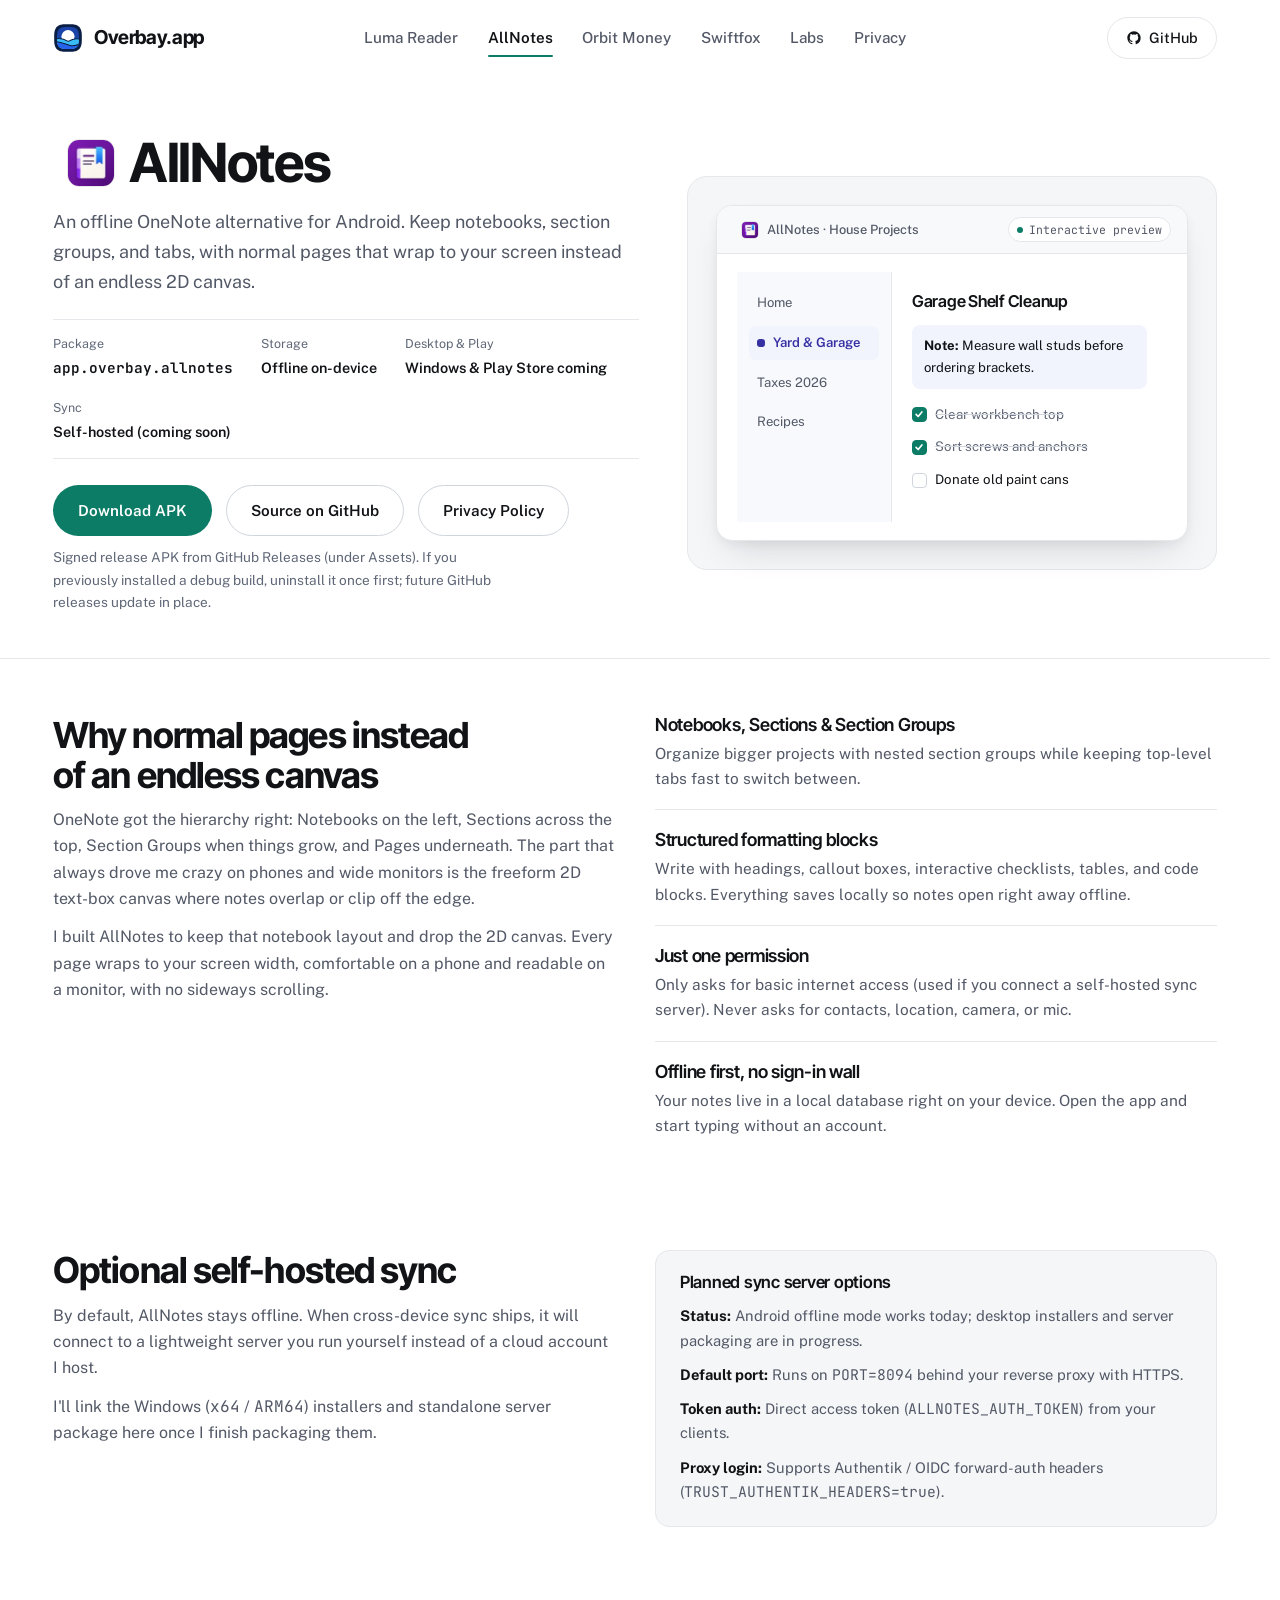
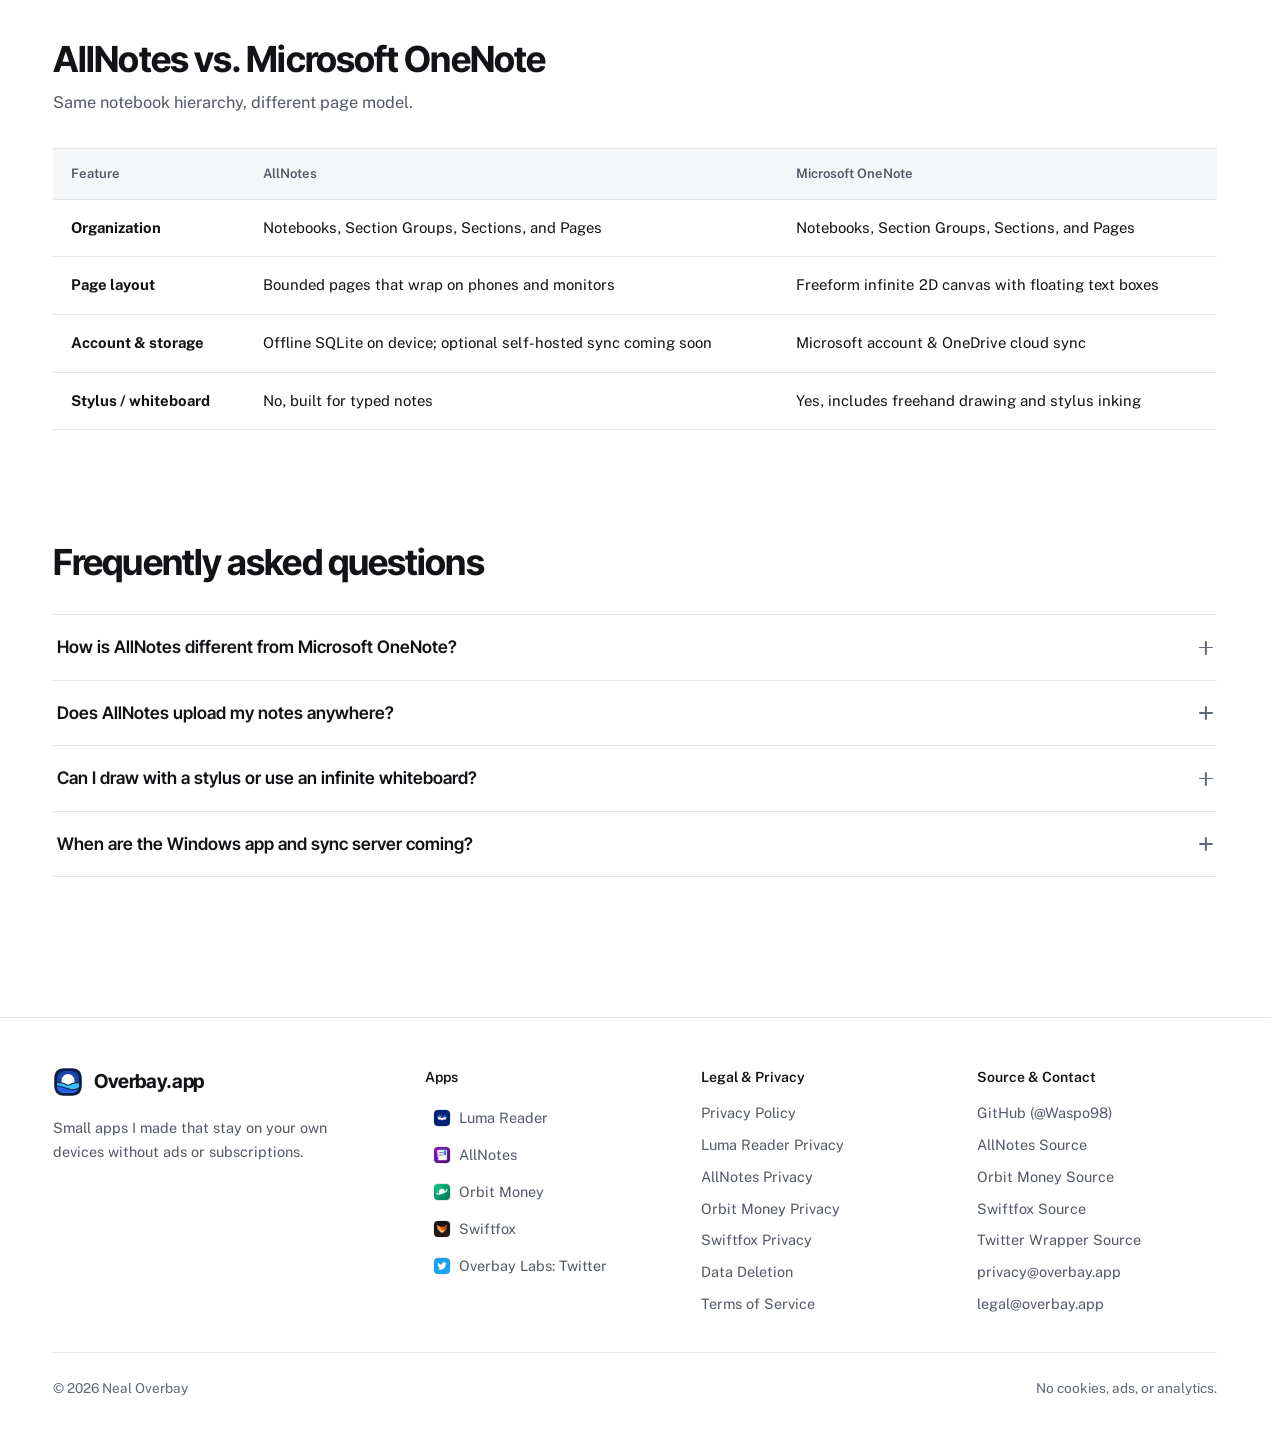
<file: allnotes/index.html>
<!doctype html>
<html lang="en">
<head>
  <meta charset="utf-8">
  <meta name="viewport" content="width=device-width, initial-scale=1">
  <title>AllNotes — Offline OneNote Alternative Without the 2D Canvas | Overbay.app</title>
  <meta name="description" content="An offline OneNote alternative for Android with Notebooks, Section Groups, and Tabs, using normal wrapping pages instead of an endless 2D canvas. Windows and self-hosted sync coming soon.">
  <meta name="robots" content="index,follow">
  <link rel="canonical" href="https://overbay.app/allnotes/">
  <meta property="og:type" content="website">
  <meta property="og:site_name" content="Overbay.app">
  <meta property="og:title" content="AllNotes — Offline OneNote Alternative Without the 2D Canvas">
  <meta property="og:description" content="Offline OneNote alternative organized in Notebooks, Sections, and Section Groups with normal wrapping pages instead of an infinite canvas.">
  <meta property="og:url" content="https://overbay.app/allnotes/">
  <meta property="og:image" content="https://overbay.app/assets/brand/og-image.png">
  <meta property="og:image:width" content="1200">
  <meta property="og:image:height" content="630">
  <meta property="og:image:alt" content="Overbay.app — AllNotes for Android">
  <meta name="twitter:card" content="summary_large_image">
  <meta name="twitter:title" content="AllNotes — Offline OneNote Alternative Without the 2D Canvas">
  <meta name="twitter:description" content="Offline OneNote alternative organized in Notebooks, Sections, and Section Groups with normal wrapping pages.">
  <meta name="twitter:image" content="https://overbay.app/assets/brand/og-image.png">
  <meta name="twitter:image:alt" content="Overbay.app — AllNotes for Android">
  <link rel="icon" type="image/svg+xml" href="/assets/icons/allnotes.svg?v=2">
  <link rel="icon" type="image/png" sizes="96x96" href="/assets/icons/allnotes-favicon.png?v=2">
  <link rel="icon" href="/assets/icons/allnotes-favicon.ico?v=2" sizes="16x16 32x32 48x48">
  <link rel="apple-touch-icon" sizes="180x180" href="/assets/icons/allnotes-apple-touch-icon.png?v=2">
  <link rel="preload" href="/assets/fonts/inter-tight-latin.woff2" as="font" type="font/woff2" crossorigin>
  <link rel="preload" href="/assets/fonts/public-sans-latin.woff2" as="font" type="font/woff2" crossorigin>
  <link rel="stylesheet" href="/css/styles.css?v=6">
  <noscript><link rel="stylesheet" href="/css/noscript.css?v=3"></noscript>
  <script type="application/ld+json">
  {
    "@context": "https://schema.org",
    "@graph": [
      {
        "@type": ["SoftwareApplication", "SoftwareSourceCode"],
        "name": "AllNotes",
        "description": "Offline OneNote alternative for Android combining Notebooks, Section Groups, Sections, and Pages with normal bounded page width instead of a freeform 2D canvas. Windows and optional self-hosted sync coming soon.",
        "applicationCategory": "ProductivityApplication",
        "applicationSubCategory": "Note-Taking",
        "operatingSystem": "Android",
        "isAccessibleForFree": true,
        "identifier": "app.overbay.allnotes",
        "url": "https://overbay.app/allnotes/",
        "image": "https://overbay.app/assets/icons/allnotes-512.png",
        "downloadUrl": "https://github.com/Waspo98/allnotes/releases/latest",
        "codeRepository": "https://github.com/Waspo98/allnotes",
        "featureList": [
          "OneNote-style Notebook, Section Group, Section, and Page hierarchy",
          "Bounded page layout that wraps on phones and desktops without sideways scrolling",
          "Headings, checklists, callout boxes, tables, and monospace code blocks",
          "Local offline SQLite database with no account required",
          "Windows desktop app and optional self-hosted sync server in development"
        ],
        "offers": {
          "@type": "Offer",
          "price": "0",
          "priceCurrency": "USD"
        },
        "publisher": {
          "@type": "Person",
          "name": "Neal Overbay",
          "url": "https://overbay.app/"
        }
      },
      {
        "@type": "BreadcrumbList",
        "itemListElement": [
          {
            "@type": "ListItem",
            "position": 1,
            "name": "Home",
            "item": "https://overbay.app/"
          },
          {
            "@type": "ListItem",
            "position": 2,
            "name": "AllNotes",
            "item": "https://overbay.app/allnotes/"
          }
        ]
      },
      {
        "@type": "FAQPage",
        "mainEntity": [
          {
            "@type": "Question",
            "name": "How is AllNotes different from Microsoft OneNote?",
            "acceptedAnswer": {
              "@type": "Answer",
              "text": "AllNotes keeps OneNote's Notebook, Section Group, Section, and Page hierarchy, but swaps the freeform 2D text-box canvas for normal pages that wrap to your phone screen. It works offline with no Microsoft account required, with optional self-hosted sync on the way."
            }
          },
          {
            "@type": "Question",
            "name": "Does AllNotes upload my notes anywhere?",
            "acceptedAnswer": {
              "@type": "Answer",
              "text": "No. I don't host note accounts or run any tracking. Everything stays on your device unless you point the app at a sync server you host yourself."
            }
          },
          {
            "@type": "Question",
            "name": "Can I draw with a stylus or use an infinite whiteboard?",
            "acceptedAnswer": {
              "@type": "Answer",
              "text": "No. AllNotes is built for typed notes and normal document pages that fit both phones and desktop monitors without awkward zooming."
            }
          },
          {
            "@type": "Question",
            "name": "When are the Windows app and sync server coming?",
            "acceptedAnswer": {
              "@type": "Answer",
              "text": "The Android APK is ready to download from GitHub Releases now. I'll link the Windows installers and self-hosted sync server package here as soon as I finish packaging them."
            }
          }
        ]
      }
    ]
  }
  </script>
</head>
<body>
  <a class="skip-link" href="#main">Skip to main content</a>

  <header class="site-header">
    <div class="container nav-bar">
      <a class="brand-link" href="/">
        <img class="brand-mark" src="/assets/brand/overbay-mark.svg" alt="" width="30" height="30">
        <span>Overbay.app</span>
      </a>
      <nav class="nav-menu" aria-label="Main navigation">
        <a href="/lumareader/">Luma Reader</a>
        <a href="/allnotes/" aria-current="page">AllNotes</a>
        <a href="/orbitmoney/">Orbit Money</a>
        <a href="/swiftfox/">Swiftfox</a>
        <a href="/labs/twitter/">Labs</a>
        <a href="/privacy/">Privacy</a>
      </nav>
      <div class="nav-actions">
        <a class="nav-pill-btn" href="https://github.com/Waspo98">
          <svg class="icon icon--sm icon--fill" viewBox="0 0 24 24" aria-hidden="true"><path d="M12 2C6.477 2 2 6.484 2 12.017c0 4.425 2.865 8.18 6.839 9.504.5.092.682-.217.682-.483 0-.237-.008-.868-.013-1.703-2.782.605-3.369-1.343-3.369-1.343-.454-1.158-1.11-1.466-1.11-1.466-.908-.62.069-.608.069-.608 1.003.07 1.53 1.032 1.53 1.032.892 1.53 2.341 1.088 2.91.832.092-.647.35-1.088.636-1.338-2.22-.253-4.555-1.113-4.555-4.951 0-1.093.39-1.988 1.029-2.688-.103-.253-.446-1.272.098-2.65 0 0 .84-.27 2.75 1.026A9.564 9.564 0 0 1 12 6.844a9.59 9.59 0 0 1 2.504.337c1.909-1.296 2.747-1.027 2.747-1.027.546 1.379.202 2.398.1 2.651.64.7 1.028 1.595 1.028 2.688 0 3.848-2.339 4.695-4.566 4.943.359.309.678.92.678 1.855 0 1.338-.012 2.419-.012 2.747 0 .268.18.58.688.482A10.02 10.02 0 0 0 22 12.017C22 6.484 17.522 2 12 2Z"/></svg>
          <span>GitHub</span>
        </a>
        <button class="nav-toggle" type="button" aria-label="Toggle navigation menu" aria-expanded="false" aria-controls="mobile-nav">
          <svg class="icon" viewBox="0 0 24 24" stroke-width="2" aria-hidden="true"><line x1="4" y1="7" x2="20" y2="7"/><line x1="4" y1="12" x2="20" y2="12"/><line x1="4" y1="17" x2="20" y2="17"/></svg>
        </button>
      </div>
    </div>
    <nav id="mobile-nav" class="mobile-drawer" aria-label="Mobile navigation">
      <ul>
        <li><a href="/lumareader/">Luma Reader</a></li>
        <li><a href="/allnotes/" aria-current="page">AllNotes</a></li>
        <li><a href="/orbitmoney/">Orbit Money</a></li>
        <li><a href="/swiftfox/">Swiftfox</a></li>
        <li><a href="/labs/twitter/">Overbay Labs (Twitter)</a></li>
        <li><a href="/privacy/">Privacy Policy</a></li>
        <li><a href="/data-deletion/">Data Deletion</a></li>
        <li><a href="/terms/">Terms of Service</a></li>
      </ul>
    </nav>
  </header>

  <main id="main">
    <section class="page-hero">
      <div class="container page-hero-grid">
        <div class="page-hero-copy">
          <div class="page-hero-title">
            <picture>
              <source srcset="/assets/icons/allnotes-96.webp 1x, /assets/icons/allnotes-192.webp 2x" type="image/webp">
              <img class="app-icon app-icon--lg" src="/assets/icons/allnotes-96.png" srcset="/assets/icons/allnotes-96.png 1x, /assets/icons/allnotes-192.png 2x" alt="" width="48" height="48" decoding="async">
            </picture>
            <h1>AllNotes</h1>
          </div>
          <p class="page-hero-lead">An offline OneNote alternative for Android. Keep notebooks, section groups, and tabs, with normal pages that wrap to your screen instead of an endless 2D canvas.</p>

          <dl class="spec-strip">
            <div><dt>Package</dt><dd><code>app.overbay.allnotes</code></dd></div>
            <div><dt>Storage</dt><dd>Offline on-device</dd></div>
            <div><dt>Desktop &amp; Play</dt><dd>Windows &amp; Play Store coming</dd></div>
            <div><dt>Sync</dt><dd>Self-hosted (coming soon)</dd></div>
          </dl>

          <div class="btn-row">
            <a class="btn btn--primary" href="https://github.com/Waspo98/allnotes/releases/latest">Download APK</a>
            <a class="btn btn--outline" href="https://github.com/Waspo98/allnotes">Source on GitHub</a>
            <a class="btn btn--outline" href="/privacy/allnotes/">Privacy Policy</a>
          </div>
          <p class="apk-note">Signed release APK from GitHub Releases (under Assets). If you previously installed a debug build, uninstall it once first; future GitHub releases update in place.</p>
        </div>

        <div class="page-hero-stage" data-screenshot-slot="allnotes-hero">
          <div class="ui-specimen">
            <div class="ui-specimen__bar">
              <span class="specimen-app-label">
                <picture>
                  <source srcset="/assets/icons/allnotes-96.webp" type="image/webp">
                  <img class="app-icon app-icon--xs" src="/assets/icons/allnotes-96.png" alt="" width="18" height="18" decoding="async">
                </picture>
                <span>AllNotes · House Projects</span>
              </span>
              <span class="ui-specimen__tag">Preview</span>
            </div>
            <div class="ui-specimen__body">
              <div class="notes-mock-layout">
                <aside class="notes-mock-rail" aria-label="Sample notebook structure">
                  <div class="notes-mock-item">Home</div>
                  <div class="notes-mock-item is-active"><span class="notes-mock-dot notes-mock-dot--accent"></span>Yard &amp; Garage</div>
                  <div class="notes-mock-item">Taxes 2026</div>
                  <div class="notes-mock-item">Recipes</div>
                </aside>
                <div class="notes-mock-page">
                  <p class="specimen-title">Garage Shelf Cleanup</p>
                  <div class="notes-callout">
                    <strong>Note:</strong> Measure wall studs before ordering brackets.
                  </div>
                  <ul class="notes-checklist">
                    <li><span class="check-box is-checked"><svg viewBox="0 0 12 12" fill="none" stroke="currentColor" stroke-width="2" stroke-linecap="round" stroke-linejoin="round" aria-hidden="true"><polyline points="2.5 6.5 5 9 9.5 3.5"/></svg></span><span>Clear workbench top</span></li>
                    <li><span class="check-box is-checked"><svg viewBox="0 0 12 12" fill="none" stroke="currentColor" stroke-width="2" stroke-linecap="round" stroke-linejoin="round" aria-hidden="true"><polyline points="2.5 6.5 5 9 9.5 3.5"/></svg></span><span>Sort screws and anchors</span></li>
                    <li><span class="check-box"></span><span>Donate old paint cans</span></li>
                  </ul>
                </div>
              </div>
            </div>
          </div>
        </div>
      </div>
    </section>

    <section class="section" aria-labelledby="allnotes-design">
      <div class="container two-col-split">
        <div>
          <h2 id="allnotes-design">Why normal pages instead of an endless canvas</h2>
          <p>OneNote got the hierarchy right: Notebooks on the left, Sections across the top, Section Groups when things grow, and Pages underneath. The part that always drove me crazy on phones and wide monitors is the freeform 2D text-box canvas where notes overlap or clip off the edge.</p>
          <p>I built AllNotes to keep that notebook layout and drop the 2D canvas. Every page wraps to your screen width, comfortable on a phone and readable on a monitor, with no sideways scrolling.</p>
        </div>

        <ul class="detail-list">
          <li>
            <h3>Notebooks, Sections &amp; Section Groups</h3>
            <p>Organize bigger projects with nested section groups while keeping top-level tabs fast to switch between.</p>
          </li>
          <li>
            <h3>Structured formatting blocks</h3>
            <p>Write with headings, callout boxes, interactive checklists, tables, and code blocks. Everything saves locally so notes open right away offline.</p>
          </li>
          <li>
            <h3>Just one permission</h3>
            <p>Only asks for basic internet access (used if you connect a self-hosted sync server). Never asks for contacts, location, camera, or mic.</p>
          </li>
          <li>
            <h3>Offline first, no sign-in wall</h3>
            <p>Your notes live in a local database right on your device. Open the app and start typing without an account.</p>
          </li>
        </ul>
      </div>
    </section>

    <section class="section" aria-labelledby="allnotes-sync">
      <div class="container two-col-split">
        <div>
          <h2 id="allnotes-sync">Optional self-hosted sync</h2>
          <p>By default, AllNotes stays offline. When cross-device sync ships, it will connect to a lightweight server you run yourself instead of a cloud account I host.</p>
          <p>I'll link the Windows (<code>x64</code> / <code>ARM64</code>) installers and standalone server package here once I finish packaging them.</p>
        </div>

        <div class="spec-note-card">
          <h3>Planned sync server options</h3>
          <ul class="spec-note-list">
            <li><strong>Status:</strong> Android offline mode works today; desktop installers and server packaging are in progress.</li>
            <li><strong>Default port:</strong> Runs on <code>PORT=8094</code> behind your reverse proxy with HTTPS.</li>
            <li><strong>Token auth:</strong> Direct access token (<code>ALLNOTES_AUTH_TOKEN</code>) from your clients.</li>
            <li><strong>Proxy login:</strong> Supports Authentik / OIDC forward-auth headers (<code>TRUST_AUTHENTIK_HEADERS=true</code>).</li>
          </ul>
        </div>
      </div>
    </section>

    <section class="section" aria-labelledby="allnotes-compare">
      <div class="container">
        <div class="section-header">
          <h2 id="allnotes-compare">AllNotes vs. Microsoft OneNote</h2>
          <p>Same notebook hierarchy, different page model.</p>
        </div>

        <div class="table-wrap">
          <table class="spec-table">
            <thead>
              <tr>
                <th>Feature</th>
                <th>AllNotes</th>
                <th>Microsoft OneNote</th>
              </tr>
            </thead>
            <tbody>
              <tr>
                <td data-label="Feature"><strong>Organization</strong></td>
                <td data-label="AllNotes">Notebooks, Section Groups, Sections, and Pages</td>
                <td data-label="OneNote">Notebooks, Section Groups, Sections, and Pages</td>
              </tr>
              <tr>
                <td data-label="Feature"><strong>Page layout</strong></td>
                <td data-label="AllNotes">Bounded pages that wrap on phones and monitors</td>
                <td data-label="OneNote">Freeform infinite 2D canvas with floating text boxes</td>
              </tr>
              <tr>
                <td data-label="Feature"><strong>Account &amp; storage</strong></td>
                <td data-label="AllNotes">Offline SQLite on device; optional self-hosted sync coming soon</td>
                <td data-label="OneNote">Microsoft account &amp; OneDrive cloud sync</td>
              </tr>
              <tr>
                <td data-label="Feature"><strong>Stylus / whiteboard</strong></td>
                <td data-label="AllNotes">No, built for typed notes</td>
                <td data-label="OneNote">Yes, includes freehand drawing and stylus inking</td>
              </tr>
            </tbody>
          </table>
        </div>
      </div>
    </section>

    <section class="section" aria-labelledby="allnotes-faq">
      <div class="container">
        <div class="section-header">
          <h2 id="allnotes-faq">Frequently asked questions</h2>
        </div>
        <div class="faq-list">
          <details class="faq-item">
            <summary>How is AllNotes different from Microsoft OneNote?</summary>
            <p>AllNotes keeps OneNote's Notebook, Section Group, Section, and Page hierarchy, but swaps the freeform 2D text-box canvas for normal pages that wrap to your phone screen. It works offline with no Microsoft account required, with optional self-hosted sync on the way.</p>
          </details>
          <details class="faq-item">
            <summary>Does AllNotes upload my notes anywhere?</summary>
            <p>No. I don't host note accounts or run any tracking. Everything stays on your device unless you point the app at a sync server you host yourself.</p>
          </details>
          <details class="faq-item">
            <summary>Can I draw with a stylus or use an infinite whiteboard?</summary>
            <p>No. AllNotes is built for typed notes and normal document pages that fit both phones and desktop monitors without awkward zooming.</p>
          </details>
          <details class="faq-item">
            <summary>When are the Windows app and sync server coming?</summary>
            <p>The Android APK is ready to download from GitHub Releases now. I'll link the Windows installers and self-hosted sync server package here as soon as I finish packaging them.</p>
          </details>
        </div>
      </div>
    </section>
  </main>

  <footer class="site-footer">
    <div class="container">
      <div class="footer-grid">
        <div class="footer-brand">
          <a class="brand-link" href="/">
            <img class="brand-mark" src="/assets/brand/overbay-mark.svg" alt="" width="30" height="30">
            <span>Overbay.app</span>
          </a>
          <p>Small apps I made that stay on your own devices without ads or subscriptions.</p>
        </div>
        <div class="footer-col">
          <p class="footer-heading">Apps</p>
          <ul>
            <li><a href="/lumareader/"><picture><source srcset="/assets/icons/lumareader-96.webp" type="image/webp"><img class="app-icon app-icon--xs" src="/assets/icons/lumareader-96.png" alt="" width="18" height="18" loading="lazy" decoding="async"></picture><span>Luma Reader</span></a></li>
            <li><a href="/allnotes/"><picture><source srcset="/assets/icons/allnotes-96.webp" type="image/webp"><img class="app-icon app-icon--xs" src="/assets/icons/allnotes-96.png" alt="" width="18" height="18" loading="lazy" decoding="async"></picture><span>AllNotes</span></a></li>
            <li><a href="/orbitmoney/"><picture><source srcset="/assets/icons/orbitmoney-96.webp" type="image/webp"><img class="app-icon app-icon--xs" src="/assets/icons/orbitmoney-96.png" alt="" width="18" height="18" loading="lazy" decoding="async"></picture><span>Orbit Money</span></a></li>
            <li><a href="/swiftfox/"><picture><source srcset="/assets/icons/swiftfox-96.webp" type="image/webp"><img class="app-icon app-icon--xs" src="/assets/icons/swiftfox-96.png" alt="" width="18" height="18" loading="lazy" decoding="async"></picture><span>Swiftfox</span></a></li>
            <li><a href="/labs/twitter/"><picture><source srcset="/assets/icons/twitter-96.webp" type="image/webp"><img class="app-icon app-icon--xs" src="/assets/icons/twitter-96.png" alt="" width="18" height="18" loading="lazy" decoding="async"></picture><span>Overbay Labs: Twitter</span></a></li>
          </ul>
        </div>
        <div class="footer-col">
          <p class="footer-heading">Legal &amp; Privacy</p>
          <ul>
            <li><a href="/privacy/">Privacy Policy</a></li>
            <li><a href="/privacy/lumareader/">Luma Reader Privacy</a></li>
            <li><a href="/privacy/allnotes/">AllNotes Privacy</a></li>
            <li><a href="/privacy/orbitmoney/">Orbit Money Privacy</a></li>
            <li><a href="/privacy/swiftfox/">Swiftfox Privacy</a></li>
            <li><a href="/data-deletion/">Data Deletion</a></li>
            <li><a href="/terms/">Terms of Service</a></li>
          </ul>
        </div>
        <div class="footer-col">
          <p class="footer-heading">Source &amp; Contact</p>
          <ul>
            <li><a href="https://github.com/Waspo98">GitHub (@Waspo98)</a></li>
            <li><a href="https://github.com/Waspo98/allnotes">AllNotes Source</a></li>
            <li><a href="https://github.com/Waspo98/Orbit-Money">Orbit Money Source</a></li>
            <li><a href="https://github.com/Waspo98/swiftfox">Swiftfox Source</a></li>
            <li><a href="https://github.com/Waspo98/overbay-twitter">Twitter Wrapper Source</a></li>
            <li><a href="mailto:privacy@overbay.app">privacy@overbay.app</a></li>
            <li><a href="mailto:legal@overbay.app">legal@overbay.app</a></li>
          </ul>
        </div>
      </div>
      <div class="footer-bottom">
        <span>&copy; 2026 Neal Overbay</span>
        <span>No cookies, ads, or analytics.</span>
      </div>
    </div>
  </footer>

  <script src="/js/main.js?v=5" defer></script>
</body>
</html>
</file>
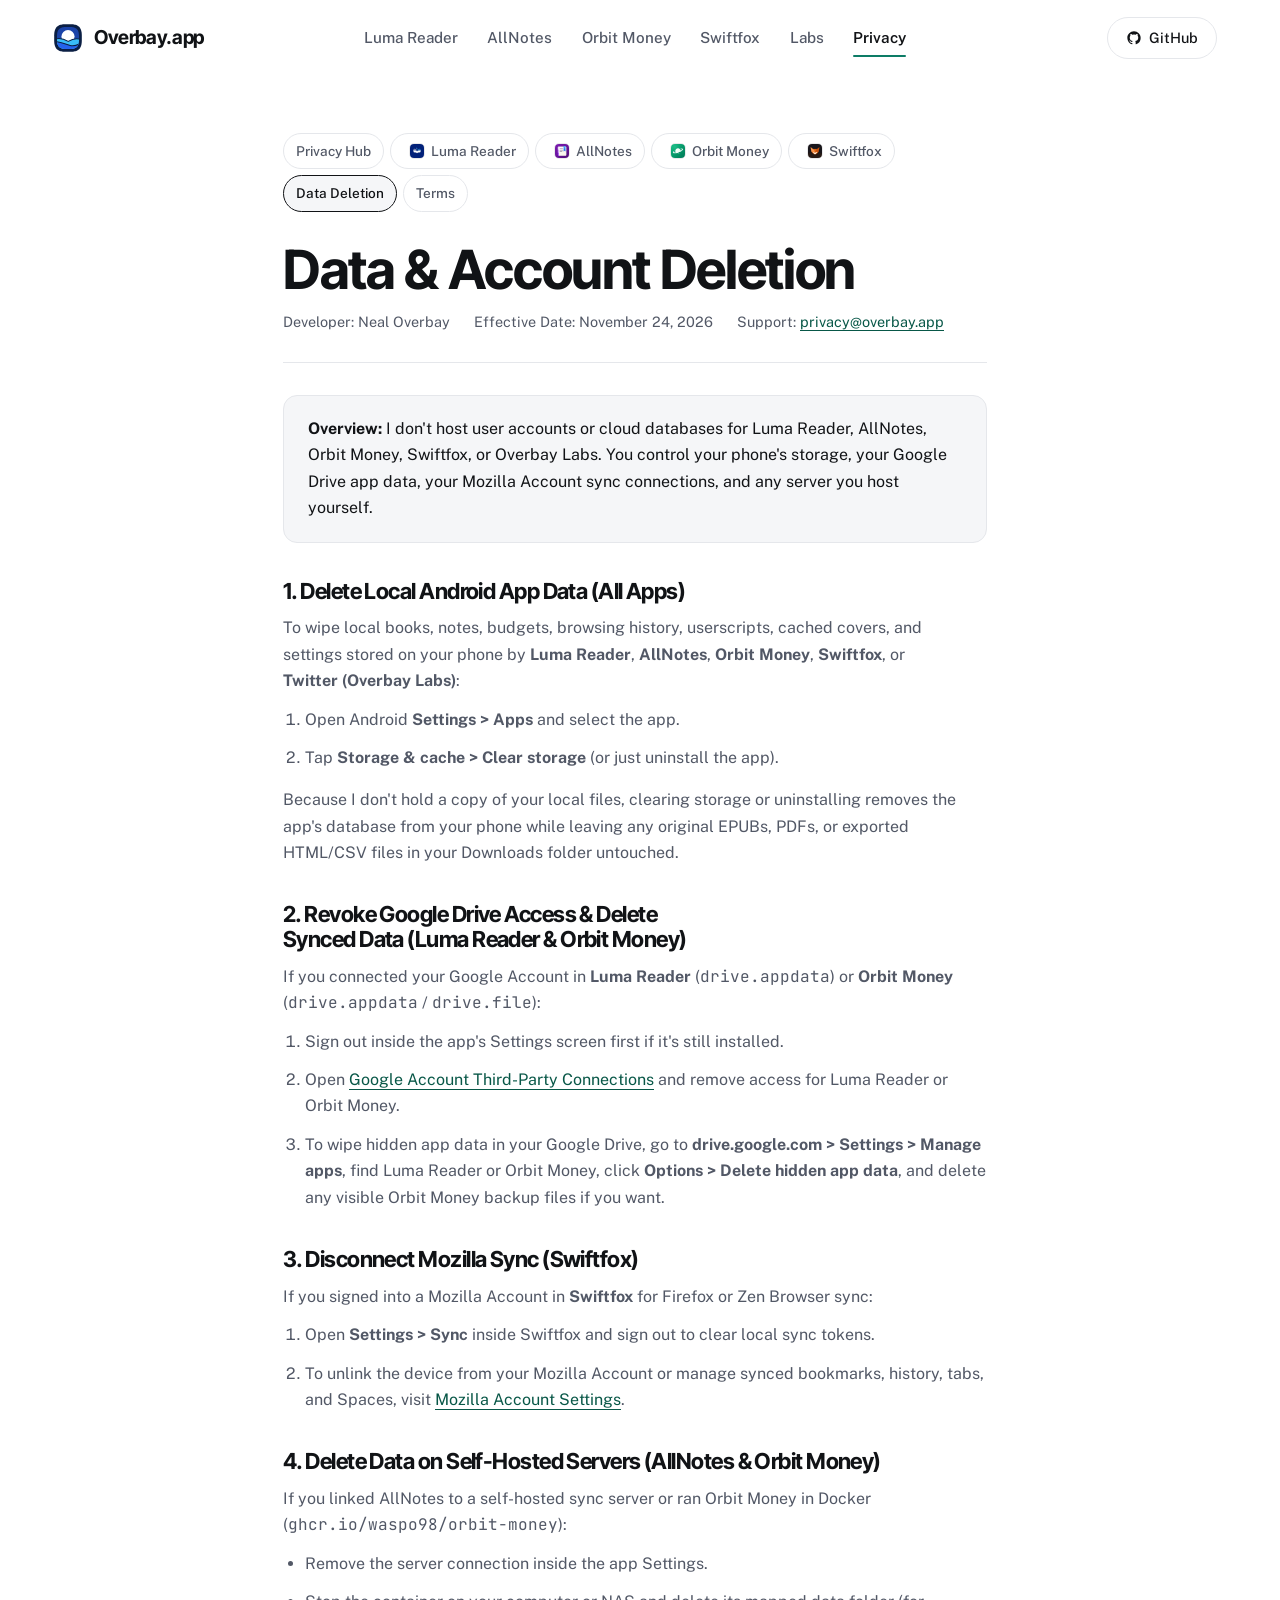
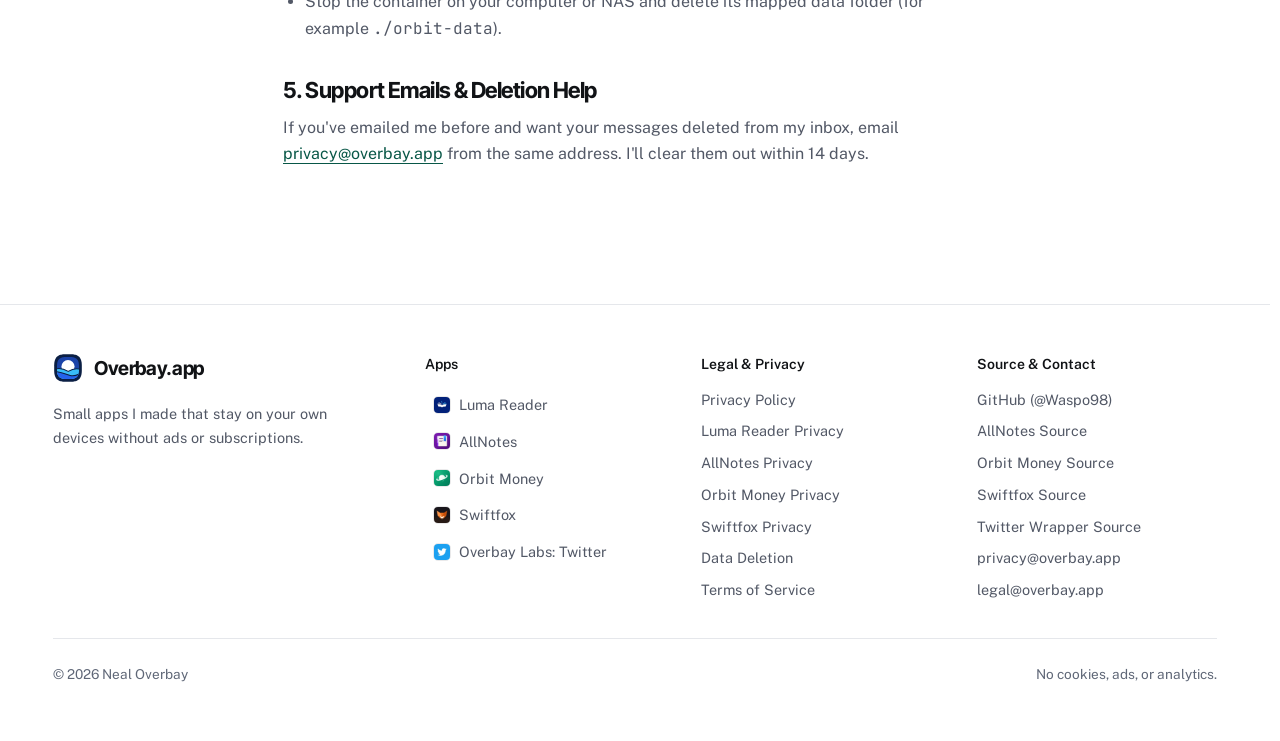
<file: data-deletion/index.html>
<!doctype html>
<html lang="en">
<head>
  <meta charset="utf-8">
  <meta name="viewport" content="width=device-width, initial-scale=1">
  <title>Data &amp; Account Deletion Instructions — Overbay.app</title>
  <meta name="description" content="Step-by-step instructions to delete local data, Google Drive sync folders, Mozilla Sync connections, and self-hosted records for Luma Reader, AllNotes, Orbit Money, and Swiftfox.">
  <meta name="robots" content="index,follow">
  <link rel="canonical" href="https://overbay.app/data-deletion/">
  <meta property="og:type" content="website">
  <meta property="og:site_name" content="Overbay.app">
  <meta property="og:title" content="Data &amp; Account Deletion Instructions — Overbay.app">
  <meta property="og:description" content="Step-by-step instructions to delete local data, Google Drive sync folders, Mozilla Sync connections, and self-hosted records for Luma Reader, AllNotes, Orbit Money, and Swiftfox.">
  <meta property="og:url" content="https://overbay.app/data-deletion/">
  <meta property="og:image" content="https://overbay.app/assets/brand/og-image.png">
  <meta property="og:image:width" content="1200">
  <meta property="og:image:height" content="630">
  <meta property="og:image:alt" content="Overbay.app — Data &amp; Account Deletion">
  <meta name="twitter:card" content="summary_large_image">
  <meta name="twitter:title" content="Data &amp; Account Deletion Instructions — Overbay.app">
  <meta name="twitter:description" content="Step-by-step instructions to delete local data, Google Drive sync folders, Mozilla Sync connections, and self-hosted records for Luma Reader, AllNotes, Orbit Money, and Swiftfox.">
  <meta name="twitter:image" content="https://overbay.app/assets/brand/og-image.png">
  <meta name="twitter:image:alt" content="Overbay.app — Data &amp; Account Deletion">
  <link rel="icon" type="image/svg+xml" href="/assets/brand/favicon.svg?v=2">
  <link rel="icon" type="image/png" sizes="96x96" href="/assets/brand/favicon-96.png?v=2">
  <link rel="icon" href="/assets/brand/favicon.ico?v=2" sizes="16x16 32x32 48x48">
  <link rel="apple-touch-icon" sizes="180x180" href="/assets/brand/apple-touch-icon.png?v=2">
  <link rel="preload" href="/assets/fonts/inter-tight-latin.woff2" as="font" type="font/woff2" crossorigin>
  <link rel="preload" href="/assets/fonts/public-sans-latin.woff2" as="font" type="font/woff2" crossorigin>
  <link rel="stylesheet" href="/css/styles.css?v=6">
  <noscript><link rel="stylesheet" href="/css/noscript.css?v=3"></noscript>
</head>
<body>
  <a class="skip-link" href="#main">Skip to main content</a>

  <header class="site-header">
    <div class="container nav-bar">
      <a class="brand-link" href="/">
        <img class="brand-mark" src="/assets/brand/overbay-mark.svg" alt="" width="30" height="30">
        <span>Overbay.app</span>
      </a>
      <nav class="nav-menu" aria-label="Main navigation">
        <a href="/lumareader/">Luma Reader</a>
        <a href="/allnotes/">AllNotes</a>
        <a href="/orbitmoney/">Orbit Money</a>
        <a href="/swiftfox/">Swiftfox</a>
        <a href="/labs/twitter/">Labs</a>
        <a href="/privacy/" class="is-section-active">Privacy</a>
      </nav>
      <div class="nav-actions">
        <a class="nav-pill-btn" href="https://github.com/Waspo98">
          <svg class="icon icon--sm icon--fill" viewBox="0 0 24 24" aria-hidden="true"><path d="M12 2C6.477 2 2 6.484 2 12.017c0 4.425 2.865 8.18 6.839 9.504.5.092.682-.217.682-.483 0-.237-.008-.868-.013-1.703-2.782.605-3.369-1.343-3.369-1.343-.454-1.158-1.11-1.466-1.11-1.466-.908-.62.069-.608.069-.608 1.003.07 1.53 1.032 1.53 1.032.892 1.53 2.341 1.088 2.91.832.092-.647.35-1.088.636-1.338-2.22-.253-4.555-1.113-4.555-4.951 0-1.093.39-1.988 1.029-2.688-.103-.253-.446-1.272.098-2.65 0 0 .84-.27 2.75 1.026A9.564 9.564 0 0 1 12 6.844a9.59 9.59 0 0 1 2.504.337c1.909-1.296 2.747-1.027 2.747-1.027.546 1.379.202 2.398.1 2.651.64.7 1.028 1.595 1.028 2.688 0 3.848-2.339 4.695-4.566 4.943.359.309.678.92.678 1.855 0 1.338-.012 2.419-.012 2.747 0 .268.18.58.688.482A10.02 10.02 0 0 0 22 12.017C22 6.484 17.522 2 12 2Z"/></svg>
          <span>GitHub</span>
        </a>
        <button class="nav-toggle" type="button" aria-label="Toggle navigation menu" aria-expanded="false" aria-controls="mobile-nav">
          <svg class="icon" viewBox="0 0 24 24" stroke-width="2" aria-hidden="true"><line x1="4" y1="7" x2="20" y2="7"/><line x1="4" y1="12" x2="20" y2="12"/><line x1="4" y1="17" x2="20" y2="17"/></svg>
        </button>
      </div>
    </div>
    <nav id="mobile-nav" class="mobile-drawer" aria-label="Mobile navigation">
      <ul>
        <li><a href="/lumareader/">Luma Reader</a></li>
        <li><a href="/allnotes/">AllNotes</a></li>
        <li><a href="/orbitmoney/">Orbit Money</a></li>
        <li><a href="/swiftfox/">Swiftfox</a></li>
        <li><a href="/labs/twitter/">Overbay Labs (Twitter)</a></li>
        <li><a href="/privacy/">Privacy Policy</a></li>
        <li><a href="/data-deletion/" aria-current="page">Data Deletion</a></li>
        <li><a href="/terms/">Terms of Service</a></li>
      </ul>
    </nav>
  </header>

  <main id="main" class="legal-main">
    <div class="container container--narrow">
      <nav class="legal-nav-pills" aria-label="Privacy and legal documents">
        <a href="/privacy/">Privacy Hub</a>
        <a href="/privacy/lumareader/"><picture><source srcset="/assets/icons/lumareader-96.webp" type="image/webp"><img class="app-icon app-icon--xs" src="/assets/icons/lumareader-96.png" alt="" width="16" height="16" decoding="async"></picture><span>Luma Reader</span></a>
        <a href="/privacy/allnotes/"><picture><source srcset="/assets/icons/allnotes-96.webp" type="image/webp"><img class="app-icon app-icon--xs" src="/assets/icons/allnotes-96.png" alt="" width="16" height="16" decoding="async"></picture><span>AllNotes</span></a>
        <a href="/privacy/orbitmoney/"><picture><source srcset="/assets/icons/orbitmoney-96.webp" type="image/webp"><img class="app-icon app-icon--xs" src="/assets/icons/orbitmoney-96.png" alt="" width="16" height="16" decoding="async"></picture><span>Orbit Money</span></a>
        <a href="/privacy/swiftfox/"><picture><source srcset="/assets/icons/swiftfox-96.webp" type="image/webp"><img class="app-icon app-icon--xs" src="/assets/icons/swiftfox-96.png" alt="" width="16" height="16" decoding="async"></picture><span>Swiftfox</span></a>
        <a href="/data-deletion/" aria-current="page">Data Deletion</a>
        <a href="/terms/">Terms</a>
      </nav>

      <header class="legal-header">
        <h1>Data &amp; Account Deletion</h1>
        <div class="legal-meta">
          <span>Developer: Neal Overbay</span>
          <span>Effective Date: November 24, 2026</span>
          <span>Support: <a href="mailto:privacy@overbay.app">privacy@overbay.app</a></span>
        </div>
      </header>

      <div class="legal-summary-box">
        <strong>Overview:</strong> I don't host user accounts or cloud databases for Luma Reader, AllNotes, Orbit Money, Swiftfox, or Overbay Labs. You control your phone's storage, your Google Drive app data, your Mozilla Account sync connections, and any server you host yourself.
      </div>

      <h2>1. Delete Local Android App Data (All Apps)</h2>
      <p>To wipe local books, notes, budgets, browsing history, userscripts, cached covers, and settings stored on your phone by <strong>Luma Reader</strong>, <strong>AllNotes</strong>, <strong>Orbit Money</strong>, <strong>Swiftfox</strong>, or <strong>Twitter (Overbay Labs)</strong>:</p>
      <ol>
        <li>Open Android <strong>Settings &gt; Apps</strong> and select the app.</li>
        <li>Tap <strong>Storage &amp; cache &gt; Clear storage</strong> (or just uninstall the app).</li>
      </ol>
      <p>Because I don't hold a copy of your local files, clearing storage or uninstalling removes the app's database from your phone while leaving any original EPUBs, PDFs, or exported HTML/CSV files in your Downloads folder untouched.</p>

      <h2>2. Revoke Google Drive Access &amp; Delete Synced Data (Luma Reader &amp; Orbit Money)</h2>
      <p>If you connected your Google Account in <strong>Luma Reader</strong> (<code>drive.appdata</code>) or <strong>Orbit Money</strong> (<code>drive.appdata</code> / <code>drive.file</code>):</p>
      <ol>
        <li>Sign out inside the app's Settings screen first if it's still installed.</li>
        <li>Open <a href="https://myaccount.google.com/permissions">Google Account Third-Party Connections</a> and remove access for Luma Reader or Orbit Money.</li>
        <li>To wipe hidden app data in your Google Drive, go to <strong>drive.google.com &gt; Settings &gt; Manage apps</strong>, find Luma Reader or Orbit Money, click <strong>Options &gt; Delete hidden app data</strong>, and delete any visible Orbit Money backup files if you want.</li>
      </ol>

      <h2>3. Disconnect Mozilla Sync (Swiftfox)</h2>
      <p>If you signed into a Mozilla Account in <strong>Swiftfox</strong> for Firefox or Zen Browser sync:</p>
      <ol>
        <li>Open <strong>Settings &gt; Sync</strong> inside Swiftfox and sign out to clear local sync tokens.</li>
        <li>To unlink the device from your Mozilla Account or manage synced bookmarks, history, tabs, and Spaces, visit <a href="https://accounts.firefox.com/settings">Mozilla Account Settings</a>.</li>
      </ol>

      <h2>4. Delete Data on Self-Hosted Servers (AllNotes &amp; Orbit Money)</h2>
      <p>If you linked AllNotes to a self-hosted sync server or ran Orbit Money in Docker (<code>ghcr.io/waspo98/orbit-money</code>):</p>
      <ul>
        <li>Remove the server connection inside the app Settings.</li>
        <li>Stop the container on your computer or NAS and delete its mapped data folder (for example <code>./orbit-data</code>).</li>
      </ul>

      <h2>5. Support Emails &amp; Deletion Help</h2>
      <p>If you've emailed me before and want your messages deleted from my inbox, email <a href="mailto:privacy@overbay.app?subject=Data%20Deletion%20Request">privacy@overbay.app</a> from the same address. I'll clear them out within 14 days.</p>
    </div>
  </main>

  <footer class="site-footer">
    <div class="container">
      <div class="footer-grid">
        <div class="footer-brand">
          <a class="brand-link" href="/">
            <img class="brand-mark" src="/assets/brand/overbay-mark.svg" alt="" width="30" height="30">
            <span>Overbay.app</span>
          </a>
          <p>Small apps I made that stay on your own devices without ads or subscriptions.</p>
        </div>
        <div class="footer-col">
          <p class="footer-heading">Apps</p>
          <ul>
            <li><a href="/lumareader/"><picture><source srcset="/assets/icons/lumareader-96.webp" type="image/webp"><img class="app-icon app-icon--xs" src="/assets/icons/lumareader-96.png" alt="" width="18" height="18" loading="lazy" decoding="async"></picture><span>Luma Reader</span></a></li>
            <li><a href="/allnotes/"><picture><source srcset="/assets/icons/allnotes-96.webp" type="image/webp"><img class="app-icon app-icon--xs" src="/assets/icons/allnotes-96.png" alt="" width="18" height="18" loading="lazy" decoding="async"></picture><span>AllNotes</span></a></li>
            <li><a href="/orbitmoney/"><picture><source srcset="/assets/icons/orbitmoney-96.webp" type="image/webp"><img class="app-icon app-icon--xs" src="/assets/icons/orbitmoney-96.png" alt="" width="18" height="18" loading="lazy" decoding="async"></picture><span>Orbit Money</span></a></li>
            <li><a href="/swiftfox/"><picture><source srcset="/assets/icons/swiftfox-96.webp" type="image/webp"><img class="app-icon app-icon--xs" src="/assets/icons/swiftfox-96.png" alt="" width="18" height="18" loading="lazy" decoding="async"></picture><span>Swiftfox</span></a></li>
            <li><a href="/labs/twitter/"><picture><source srcset="/assets/icons/twitter-96.webp" type="image/webp"><img class="app-icon app-icon--xs" src="/assets/icons/twitter-96.png" alt="" width="18" height="18" loading="lazy" decoding="async"></picture><span>Overbay Labs: Twitter</span></a></li>
          </ul>
        </div>
        <div class="footer-col">
          <p class="footer-heading">Legal &amp; Privacy</p>
          <ul>
            <li><a href="/privacy/">Privacy Policy</a></li>
            <li><a href="/privacy/lumareader/">Luma Reader Privacy</a></li>
            <li><a href="/privacy/allnotes/">AllNotes Privacy</a></li>
            <li><a href="/privacy/orbitmoney/">Orbit Money Privacy</a></li>
            <li><a href="/privacy/swiftfox/">Swiftfox Privacy</a></li>
            <li><a href="/data-deletion/">Data Deletion</a></li>
            <li><a href="/terms/">Terms of Service</a></li>
          </ul>
        </div>
        <div class="footer-col">
          <p class="footer-heading">Source &amp; Contact</p>
          <ul>
            <li><a href="https://github.com/Waspo98">GitHub (@Waspo98)</a></li>
            <li><a href="https://github.com/Waspo98/allnotes">AllNotes Source</a></li>
            <li><a href="https://github.com/Waspo98/Orbit-Money">Orbit Money Source</a></li>
            <li><a href="https://github.com/Waspo98/swiftfox">Swiftfox Source</a></li>
            <li><a href="https://github.com/Waspo98/overbay-twitter">Twitter Wrapper Source</a></li>
            <li><a href="mailto:privacy@overbay.app">privacy@overbay.app</a></li>
            <li><a href="mailto:legal@overbay.app">legal@overbay.app</a></li>
          </ul>
        </div>
      </div>
      <div class="footer-bottom">
        <span>&copy; 2026 Neal Overbay</span>
        <span>No cookies, ads, or analytics.</span>
      </div>
    </div>
  </footer>

  <script src="/js/main.js?v=5" defer></script>
</body>
</html>
</file>
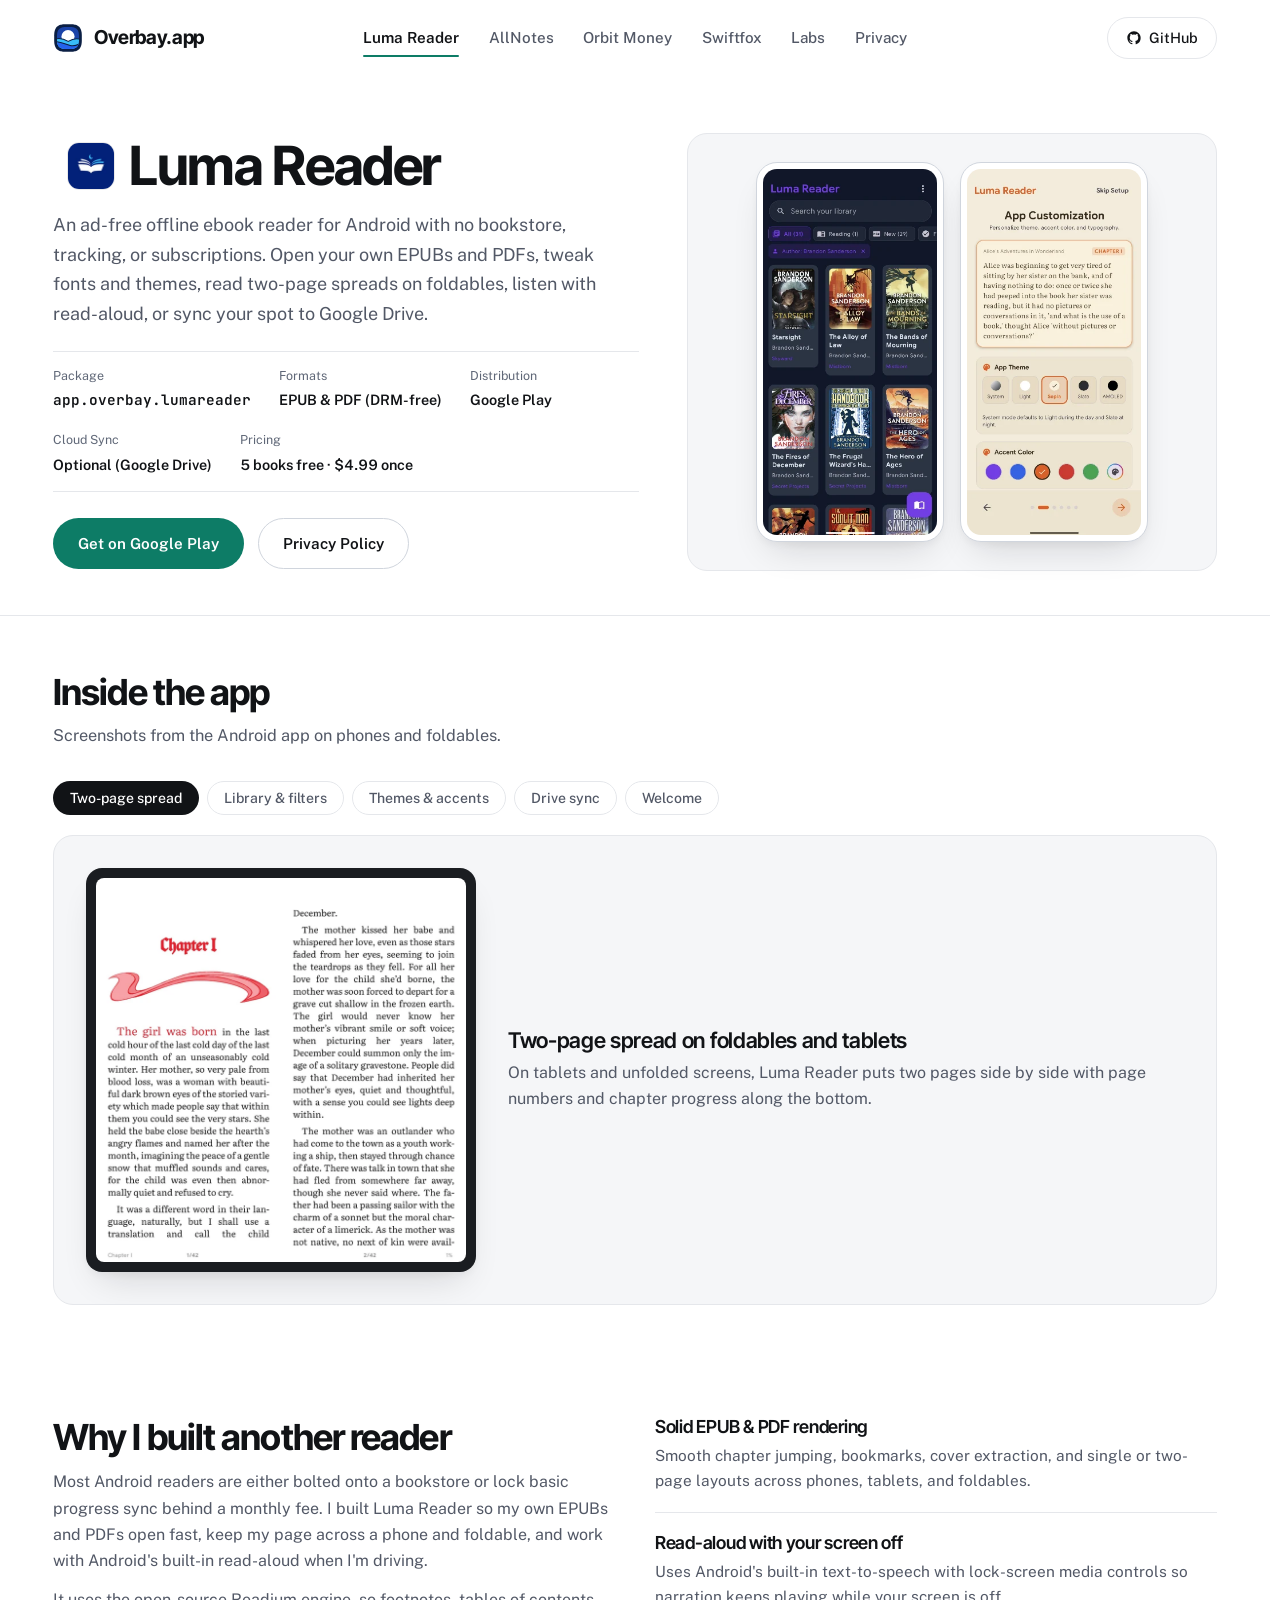
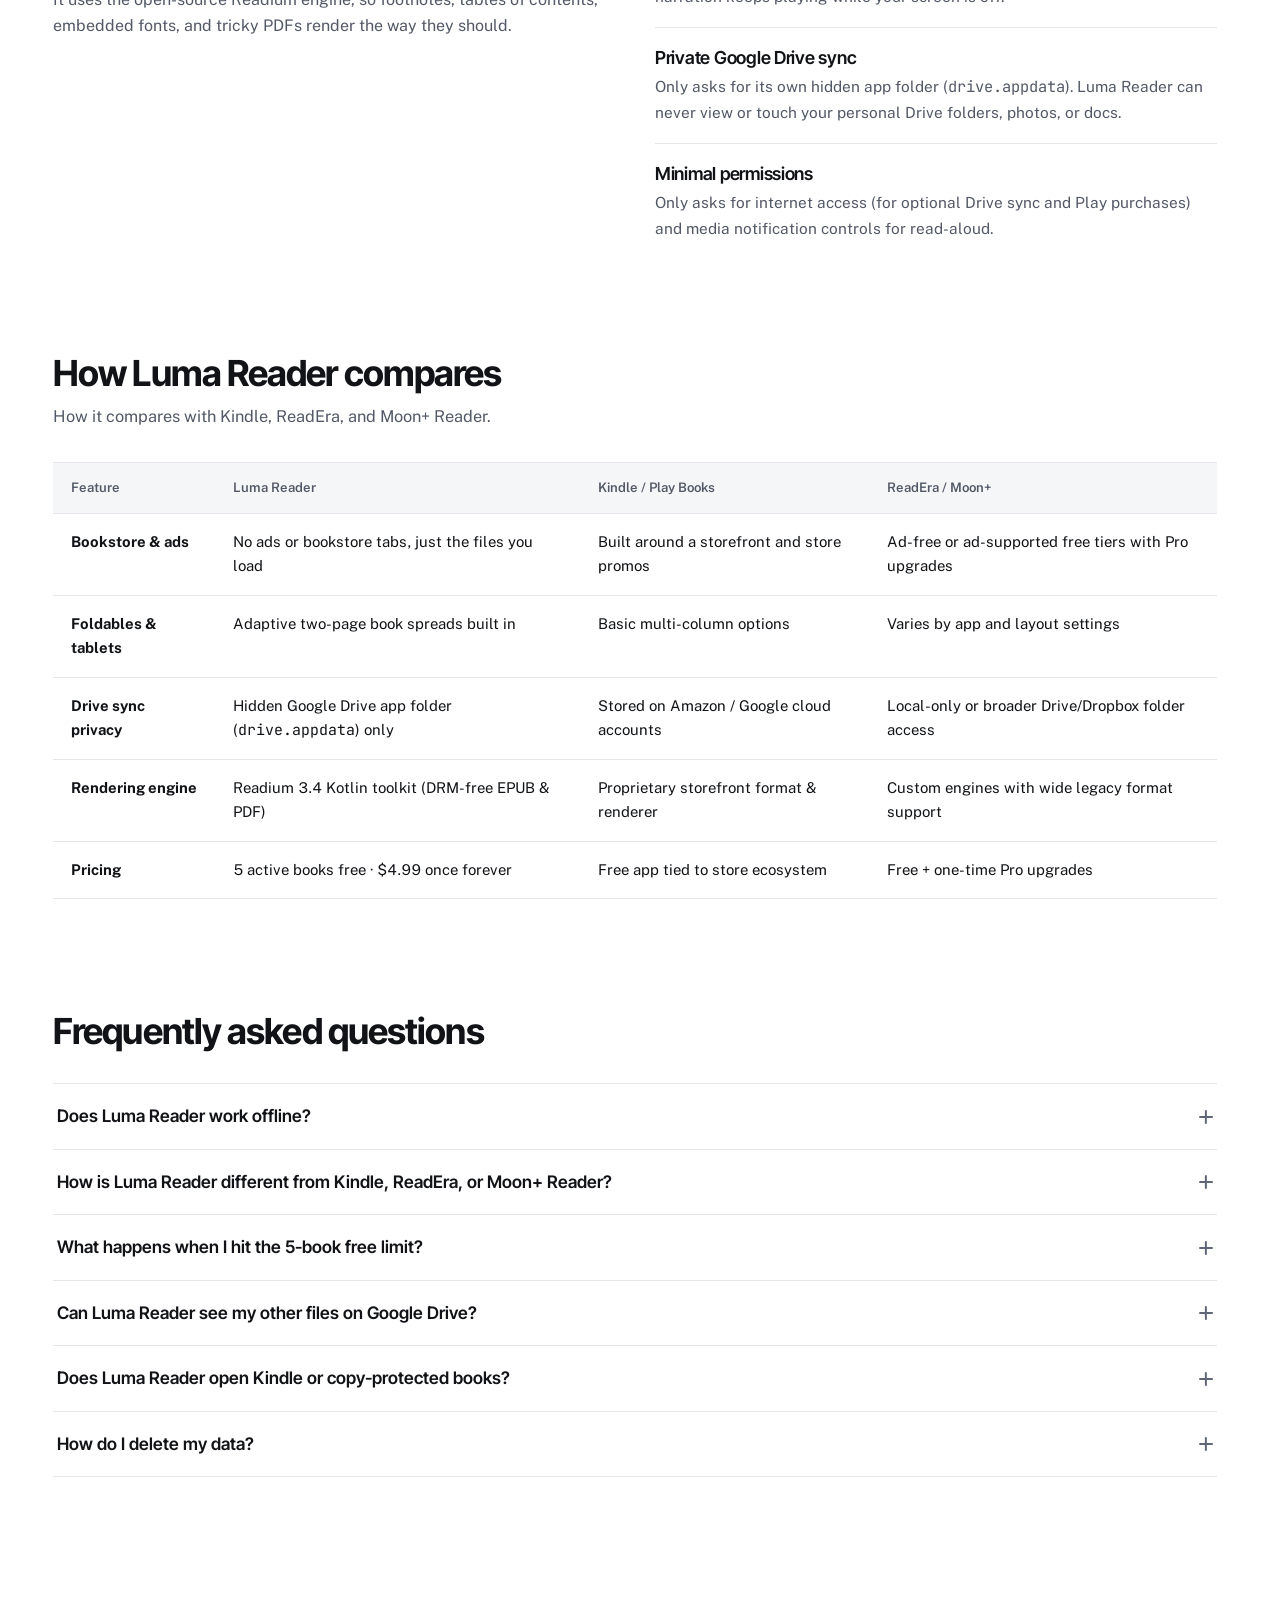
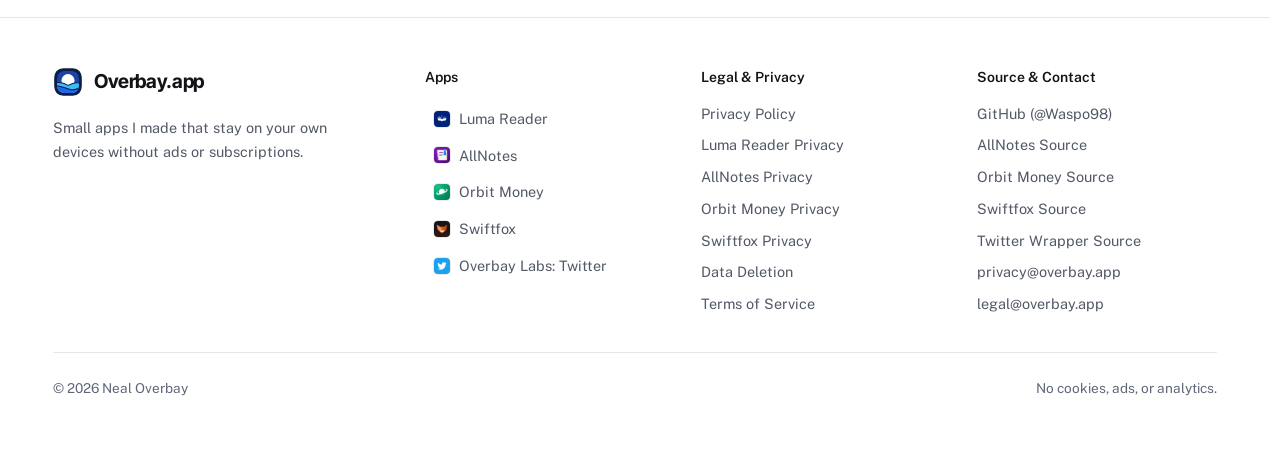
<file: lumareader/index.html>
<!doctype html>
<html lang="en">
<head>
  <meta charset="utf-8">
  <meta name="viewport" content="width=device-width, initial-scale=1">
  <title>Luma Reader — Offline EPUB &amp; PDF Ebook Reader for Android | Overbay.app</title>
  <meta name="description" content="An ad-free offline ebook reader for Android phones, tablets, and foldables. Open DRM-free EPUBs and PDFs with two-page spreads, read-aloud TTS, and private Google Drive sync.">
  <meta name="robots" content="index,follow">
  <link rel="canonical" href="https://overbay.app/lumareader/">
  <meta property="og:type" content="website">
  <meta property="og:site_name" content="Overbay.app">
  <meta property="og:title" content="Luma Reader — Offline EPUB &amp; PDF Ebook Reader for Android">
  <meta property="og:description" content="Ad-free Android e-reader for your own EPUBs and PDFs with foldable two-page spreads, read-aloud TTS, and private Drive sync. Free for 5 books; $4.99 once for unlimited.">
  <meta property="og:url" content="https://overbay.app/lumareader/">
  <meta property="og:image" content="https://overbay.app/assets/brand/og-image.png">
  <meta property="og:image:width" content="1200">
  <meta property="og:image:height" content="630">
  <meta property="og:image:alt" content="Overbay.app — Luma Reader for Android">
  <meta name="twitter:card" content="summary_large_image">
  <meta name="twitter:title" content="Luma Reader — Offline EPUB &amp; PDF Ebook Reader for Android">
  <meta name="twitter:description" content="Ad-free Android e-reader for your own EPUBs and PDFs with foldable two-page spreads, read-aloud TTS, and private Drive sync.">
  <meta name="twitter:image" content="https://overbay.app/assets/brand/og-image.png">
  <meta name="twitter:image:alt" content="Overbay.app — Luma Reader for Android">
  <link rel="icon" type="image/png" sizes="96x96" href="/assets/icons/lumareader-favicon.png?v=2">
  <link rel="icon" href="/assets/icons/lumareader-favicon.ico?v=2" sizes="16x16 32x32 48x48">
  <link rel="apple-touch-icon" sizes="180x180" href="/assets/icons/lumareader-apple-touch-icon.png?v=2">
  <link rel="preload" href="/assets/fonts/inter-tight-latin.woff2" as="font" type="font/woff2" crossorigin>
  <link rel="preload" href="/assets/fonts/public-sans-latin.woff2" as="font" type="font/woff2" crossorigin>
  <link rel="stylesheet" href="/css/styles.css?v=6">
  <noscript><link rel="stylesheet" href="/css/noscript.css?v=3"></noscript>
  <script type="application/ld+json">
  {
    "@context": "https://schema.org",
    "@graph": [
      {
        "@type": "MobileApplication",
        "name": "Luma Reader",
        "description": "An ad-free offline ebook and PDF reader for Android phones, tablets, and foldables built on Readium 3.4 with custom typography, two-page spreads, background read-aloud TTS, and private Google Drive app-folder sync.",
        "applicationCategory": "BooksAndReferenceApplication",
        "applicationSubCategory": "Ebook & EPUB Reader",
        "operatingSystem": "Android",
        "isAccessibleForFree": true,
        "identifier": "app.overbay.lumareader",
        "url": "https://overbay.app/lumareader/",
        "image": "https://overbay.app/assets/icons/lumareader-512.png",
        "installUrl": "https://play.google.com/store/apps/details?id=app.overbay.lumareader",
        "featureList": [
          "Offline DRM-free EPUB and PDF reading powered by Readium 3.4",
          "Adaptive two-page book spreads on Android foldables and tablets",
          "Light, Sepia, Slate, and AMOLED themes with custom font, spacing, and margin controls",
          "Android system text-to-speech read-aloud with lock-screen media controls",
          "Optional private Google Drive sync using only the hidden drive.appdata folder",
          "No ads, no bookstore tabs, and no subscriptions"
        ],
        "screenshot": [
          "https://overbay.app/assets/screenshots/lumareader/foldable-spread.png",
          "https://overbay.app/assets/screenshots/lumareader/library.png",
          "https://overbay.app/assets/screenshots/lumareader/customizable.png",
          "https://overbay.app/assets/screenshots/lumareader/sync.png",
          "https://overbay.app/assets/screenshots/lumareader/welcome.png"
        ],
        "offers": [
          {
            "@type": "Offer",
            "name": "Free tier (up to 5 active books)",
            "price": "0",
            "priceCurrency": "USD"
          },
          {
            "@type": "Offer",
            "name": "Unlimited library lifetime unlock (luma_unlimited_lifetime)",
            "price": "4.99",
            "priceCurrency": "USD"
          }
        ],
        "publisher": {
          "@type": "Person",
          "name": "Neal Overbay",
          "url": "https://overbay.app/"
        }
      },
      {
        "@type": "BreadcrumbList",
        "itemListElement": [
          {
            "@type": "ListItem",
            "position": 1,
            "name": "Home",
            "item": "https://overbay.app/"
          },
          {
            "@type": "ListItem",
            "position": 2,
            "name": "Luma Reader",
            "item": "https://overbay.app/lumareader/"
          }
        ]
      },
      {
        "@type": "FAQPage",
        "mainEntity": [
          {
            "@type": "Question",
            "name": "Does Luma Reader work offline?",
            "acceptedAnswer": {
              "@type": "Answer",
              "text": "Yes. Opening your EPUBs and PDFs, reading, bookmarks, and read-aloud all work offline. It only uses the internet if you turn on Google Drive sync or check a purchase."
            }
          },
          {
            "@type": "Question",
            "name": "How is Luma Reader different from Kindle, ReadEra, or Moon+ Reader?",
            "acceptedAnswer": {
              "@type": "Answer",
              "text": "Luma Reader skips bookstore feeds and ads, uses Readium 3.4 for EPUB and PDF rendering, shows two-page spreads on Android foldables and tablets, and limits Google Drive sync to Drive's hidden app-data folder so it can never see your other files."
            }
          },
          {
            "@type": "Question",
            "name": "What happens when I hit the 5-book free limit?",
            "acceptedAnswer": {
              "@type": "Answer",
              "text": "You get every feature (all themes, read-aloud, and Drive sync) for up to 5 active books. Remove finished books anytime to keep reading for free, or pay $4.99 once for an unlimited shelf. No subscriptions."
            }
          },
          {
            "@type": "Question",
            "name": "Can Luma Reader see my other files on Google Drive?",
            "acceptedAnswer": {
              "@type": "Answer",
              "text": "No. Luma Reader only asks for Google Drive's hidden app-data folder (drive.appdata), so it can't see any of your other Drive files."
            }
          },
          {
            "@type": "Question",
            "name": "Does Luma Reader open Kindle or copy-protected books?",
            "acceptedAnswer": {
              "@type": "Answer",
              "text": "No. Luma Reader opens standard DRM-free EPUB and PDF files stored on your device."
            }
          },
          {
            "@type": "Question",
            "name": "How do I delete my data?",
            "acceptedAnswer": {
              "@type": "Answer",
              "text": "Clear app storage or uninstall Luma Reader to wipe everything on your phone. If you turned on Google Drive sync, revoke access in your Google Account settings or follow my Data Deletion guide."
            }
          }
        ]
      }
    ]
  }
  </script>
</head>
<body>
  <a class="skip-link" href="#main">Skip to main content</a>

  <header class="site-header">
    <div class="container nav-bar">
      <a class="brand-link" href="/">
        <img class="brand-mark" src="/assets/brand/overbay-mark.svg" alt="" width="30" height="30">
        <span>Overbay.app</span>
      </a>
      <nav class="nav-menu" aria-label="Main navigation">
        <a href="/lumareader/" aria-current="page">Luma Reader</a>
        <a href="/allnotes/">AllNotes</a>
        <a href="/orbitmoney/">Orbit Money</a>
        <a href="/swiftfox/">Swiftfox</a>
        <a href="/labs/twitter/">Labs</a>
        <a href="/privacy/">Privacy</a>
      </nav>
      <div class="nav-actions">
        <a class="nav-pill-btn" href="https://github.com/Waspo98">
          <svg class="icon icon--sm icon--fill" viewBox="0 0 24 24" aria-hidden="true"><path d="M12 2C6.477 2 2 6.484 2 12.017c0 4.425 2.865 8.18 6.839 9.504.5.092.682-.217.682-.483 0-.237-.008-.868-.013-1.703-2.782.605-3.369-1.343-3.369-1.343-.454-1.158-1.11-1.466-1.11-1.466-.908-.62.069-.608.069-.608 1.003.07 1.53 1.032 1.53 1.032.892 1.53 2.341 1.088 2.91.832.092-.647.35-1.088.636-1.338-2.22-.253-4.555-1.113-4.555-4.951 0-1.093.39-1.988 1.029-2.688-.103-.253-.446-1.272.098-2.65 0 0 .84-.27 2.75 1.026A9.564 9.564 0 0 1 12 6.844a9.59 9.59 0 0 1 2.504.337c1.909-1.296 2.747-1.027 2.747-1.027.546 1.379.202 2.398.1 2.651.64.7 1.028 1.595 1.028 2.688 0 3.848-2.339 4.695-4.566 4.943.359.309.678.92.678 1.855 0 1.338-.012 2.419-.012 2.747 0 .268.18.58.688.482A10.02 10.02 0 0 0 22 12.017C22 6.484 17.522 2 12 2Z"/></svg>
          <span>GitHub</span>
        </a>
        <button class="nav-toggle" type="button" aria-label="Toggle navigation menu" aria-expanded="false" aria-controls="mobile-nav">
          <svg class="icon" viewBox="0 0 24 24" stroke-width="2" aria-hidden="true"><line x1="4" y1="7" x2="20" y2="7"/><line x1="4" y1="12" x2="20" y2="12"/><line x1="4" y1="17" x2="20" y2="17"/></svg>
        </button>
      </div>
    </div>
    <nav id="mobile-nav" class="mobile-drawer" aria-label="Mobile navigation">
      <ul>
        <li><a href="/lumareader/" aria-current="page">Luma Reader</a></li>
        <li><a href="/allnotes/">AllNotes</a></li>
        <li><a href="/orbitmoney/">Orbit Money</a></li>
        <li><a href="/swiftfox/">Swiftfox</a></li>
        <li><a href="/labs/twitter/">Overbay Labs (Twitter)</a></li>
        <li><a href="/privacy/">Privacy Policy</a></li>
        <li><a href="/data-deletion/">Data Deletion</a></li>
        <li><a href="/terms/">Terms of Service</a></li>
      </ul>
    </nav>
  </header>

  <main id="main">
    <section class="page-hero">
      <div class="container page-hero-grid">
        <div class="page-hero-copy">
          <div class="page-hero-title">
            <picture>
              <source srcset="/assets/icons/lumareader-96.webp 1x, /assets/icons/lumareader-192.webp 2x" type="image/webp">
              <img class="app-icon app-icon--lg" src="/assets/icons/lumareader-96.png" srcset="/assets/icons/lumareader-96.png 1x, /assets/icons/lumareader-192.png 2x" alt="" width="48" height="48" decoding="async">
            </picture>
            <h1>Luma Reader</h1>
          </div>
          <p class="page-hero-lead">An ad-free offline ebook reader for Android with no bookstore, tracking, or subscriptions. Open your own EPUBs and PDFs, tweak fonts and themes, read two-page spreads on foldables, listen with read-aloud, or sync your spot to Google Drive.</p>

          <dl class="spec-strip">
            <div><dt>Package</dt><dd><code>app.overbay.lumareader</code></dd></div>
            <div><dt>Formats</dt><dd>EPUB &amp; PDF (DRM-free)</dd></div>
            <div><dt>Distribution</dt><dd>Google Play</dd></div>
            <div><dt>Cloud Sync</dt><dd>Optional (Google Drive)</dd></div>
            <div><dt>Pricing</dt><dd>5 books free · $4.99 once</dd></div>
          </dl>

          <div class="btn-row">
            <a class="btn btn--primary" href="https://play.google.com/store/apps/details?id=app.overbay.lumareader">Get on Google Play</a>
            <a class="btn btn--outline" href="/privacy/lumareader/">Privacy Policy</a>
          </div>
        </div>

        <div class="page-hero-stage">
          <figure class="device-phone device-phone--light">
            <picture>
              <source srcset="/assets/screenshots/lumareader/library.webp" type="image/webp">
              <img src="/assets/screenshots/lumareader/library.png" alt="Luma Reader dark-mode library view with search bar, status filter chips, author filter tag, and a three-column grid of book covers" width="304" height="640" fetchpriority="high">
            </picture>
          </figure>
          <figure class="device-phone device-phone--light">
            <picture>
              <source srcset="/assets/screenshots/lumareader/customizable.webp" type="image/webp">
              <img src="/assets/screenshots/lumareader/customizable.png" alt="Luma Reader App Customization screen in Sepia theme showing a live Alice in Wonderland preview card, theme options, and accent color swatches" width="304" height="640" fetchpriority="high">
            </picture>
          </figure>
        </div>
      </div>
    </section>

    <section class="section" aria-labelledby="gallery-heading">
      <div class="container">
        <div class="section-header">
          <h2 id="gallery-heading">Inside the app</h2>
          <p>Screenshots from the Android app on phones and foldables.</p>
        </div>

        <div class="gallery-tabs" role="tablist" aria-label="Luma Reader screenshots" data-tabs>
          <button class="gallery-tab" type="button" role="tab" id="luma-tab-1" aria-selected="true" aria-controls="luma-shot-1">Two-page spread</button>
          <button class="gallery-tab" type="button" role="tab" id="luma-tab-2" aria-selected="false" aria-controls="luma-shot-2" tabindex="-1">Library &amp; filters</button>
          <button class="gallery-tab" type="button" role="tab" id="luma-tab-3" aria-selected="false" aria-controls="luma-shot-3" tabindex="-1">Themes &amp; accents</button>
          <button class="gallery-tab" type="button" role="tab" id="luma-tab-4" aria-selected="false" aria-controls="luma-shot-4" tabindex="-1">Drive sync</button>
          <button class="gallery-tab" type="button" role="tab" id="luma-tab-5" aria-selected="false" aria-controls="luma-shot-5" tabindex="-1">Welcome</button>
        </div>

        <div class="screenshot-stage" role="tabpanel" id="luma-shot-1" aria-labelledby="luma-tab-1">
          <figure class="device-foldable">
            <picture>
              <source srcset="/assets/screenshots/lumareader/foldable-spread.webp" type="image/webp">
              <img src="/assets/screenshots/lumareader/foldable-spread.png" alt="Luma Reader showing a two-page EPUB book spread with red chapter ornament, serif body text, and page numbers 1/42 and 2/42" width="760" height="788" loading="lazy" decoding="async">
            </picture>
          </figure>
          <div>
            <h3>Two-page spread on foldables and tablets</h3>
            <p>On tablets and unfolded screens, Luma Reader puts two pages side by side with page numbers and chapter progress along the bottom.</p>
          </div>
        </div>

        <div class="screenshot-stage" role="tabpanel" id="luma-shot-2" aria-labelledby="luma-tab-2" hidden>
          <figure class="device-phone">
            <picture>
              <source srcset="/assets/screenshots/lumareader/library.webp" type="image/webp">
              <img src="/assets/screenshots/lumareader/library.png" alt="Luma Reader dark-mode library view with search bar, status filter chips, author filter tag, and a three-column grid of book covers" width="304" height="640" loading="lazy" decoding="async">
            </picture>
          </figure>
          <div>
            <h3>Library &amp; filters</h3>
            <p>Browse your book covers in a grid with instant search, reading-status filters, and author or series tags. Just the books you loaded, with no bookstore tabs.</p>
          </div>
        </div>

        <div class="screenshot-stage" role="tabpanel" id="luma-shot-3" aria-labelledby="luma-tab-3" hidden>
          <figure class="device-phone">
            <picture>
              <source srcset="/assets/screenshots/lumareader/customizable.webp" type="image/webp">
              <img src="/assets/screenshots/lumareader/customizable.png" alt="Luma Reader App Customization screen in Sepia theme showing a live Alice in Wonderland preview card, theme options, and accent color swatches" width="304" height="640" loading="lazy" decoding="async">
            </picture>
          </figure>
          <div>
            <h3>Themes &amp; accents</h3>
            <p>Pick System, Light, Sepia, Slate, or AMOLED black along with custom accent colors and a live preview before you start reading. Inside a book, tweak font, size, line spacing, and margins.</p>
          </div>
        </div>

        <div class="screenshot-stage" role="tabpanel" id="luma-shot-4" aria-labelledby="luma-tab-4" hidden>
          <figure class="device-phone">
            <picture>
              <source srcset="/assets/screenshots/lumareader/sync.webp" type="image/webp">
              <img src="/assets/screenshots/lumareader/sync.png" alt="Luma Reader Google Drive Cloud Sync onboarding screen showing what syncs and explaining the private AppData sandbox" width="304" height="640" loading="lazy" decoding="async">
            </picture>
          </figure>
          <div>
            <h3>Sync through your own Google Drive</h3>
            <p>Turn on Google Drive sync during setup or anytime in Settings to match your reading spot, shelves, bookmarks, and themes across devices. It only uses its own hidden app folder, so it can't see any of your other Drive files.</p>
          </div>
        </div>

        <div class="screenshot-stage" role="tabpanel" id="luma-shot-5" aria-labelledby="luma-tab-5" hidden>
          <figure class="device-phone">
            <picture>
              <source srcset="/assets/screenshots/lumareader/welcome.webp" type="image/webp">
              <img src="/assets/screenshots/lumareader/welcome.png" alt="Luma Reader welcome onboarding screen summarizing adaptive layout, EPUB and PDF support, reader customization, and optional Google Drive sync" width="304" height="640" loading="lazy" decoding="async">
            </picture>
          </figure>
          <div>
            <h3>Skip setup anytime</h3>
            <p>Setup takes four quick screens, or tap Skip Setup in the top right to jump straight into your library without signing into anything.</p>
          </div>
        </div>
      </div>
    </section>

    <section class="section" aria-labelledby="luma-architecture">
      <div class="container two-col-split">
        <div>
          <h2 id="luma-architecture">Why I built another reader</h2>
          <p>Most Android readers are either bolted onto a bookstore or lock basic progress sync behind a monthly fee. I built Luma Reader so my own EPUBs and PDFs open fast, keep my page across a phone and foldable, and work with Android's built-in read-aloud when I'm driving.</p>
          <p>It uses the open-source Readium engine, so footnotes, tables of contents, embedded fonts, and tricky PDFs render the way they should.</p>
        </div>

        <ul class="detail-list">
          <li>
            <h3>Solid EPUB &amp; PDF rendering</h3>
            <p>Smooth chapter jumping, bookmarks, cover extraction, and single or two-page layouts across phones, tablets, and foldables.</p>
          </li>
          <li>
            <h3>Read-aloud with your screen off</h3>
            <p>Uses Android's built-in text-to-speech with lock-screen media controls so narration keeps playing while your screen is off.</p>
          </li>
          <li>
            <h3>Private Google Drive sync</h3>
            <p>Only asks for its own hidden app folder (<code>drive.appdata</code>). Luma Reader can never view or touch your personal Drive folders, photos, or docs.</p>
          </li>
          <li>
            <h3>Minimal permissions</h3>
            <p>Only asks for internet access (for optional Drive sync and Play purchases) and media notification controls for read-aloud.</p>
          </li>
        </ul>
      </div>
    </section>

    <section class="section" aria-labelledby="luma-compare">
      <div class="container">
        <div class="section-header">
          <h2 id="luma-compare">How Luma Reader compares</h2>
          <p>How it compares with Kindle, ReadEra, and Moon+ Reader.</p>
        </div>

        <div class="table-wrap">
          <table class="spec-table">
            <thead>
              <tr>
                <th>Feature</th>
                <th>Luma Reader</th>
                <th>Kindle / Play Books</th>
                <th>ReadEra / Moon+</th>
              </tr>
            </thead>
            <tbody>
              <tr>
                <td data-label="Feature"><strong>Bookstore &amp; ads</strong></td>
                <td data-label="Luma Reader">No ads or bookstore tabs, just the files you load</td>
                <td data-label="Kindle / Play Books">Built around a storefront and store promos</td>
                <td data-label="ReadEra / Moon+">Ad-free or ad-supported free tiers with Pro upgrades</td>
              </tr>
              <tr>
                <td data-label="Feature"><strong>Foldables &amp; tablets</strong></td>
                <td data-label="Luma Reader">Adaptive two-page book spreads built in</td>
                <td data-label="Kindle / Play Books">Basic multi-column options</td>
                <td data-label="ReadEra / Moon+">Varies by app and layout settings</td>
              </tr>
              <tr>
                <td data-label="Feature"><strong>Drive sync privacy</strong></td>
                <td data-label="Luma Reader">Hidden Google Drive app folder (<code>drive.appdata</code>) only</td>
                <td data-label="Kindle / Play Books">Stored on Amazon / Google cloud accounts</td>
                <td data-label="ReadEra / Moon+">Local-only or broader Drive/Dropbox folder access</td>
              </tr>
              <tr>
                <td data-label="Feature"><strong>Rendering engine</strong></td>
                <td data-label="Luma Reader">Readium 3.4 Kotlin toolkit (DRM-free EPUB &amp; PDF)</td>
                <td data-label="Kindle / Play Books">Proprietary storefront format &amp; renderer</td>
                <td data-label="ReadEra / Moon+">Custom engines with wide legacy format support</td>
              </tr>
              <tr>
                <td data-label="Feature"><strong>Pricing</strong></td>
                <td data-label="Luma Reader">5 active books free · $4.99 once forever</td>
                <td data-label="Kindle / Play Books">Free app tied to store ecosystem</td>
                <td data-label="ReadEra / Moon+">Free + one-time Pro upgrades</td>
              </tr>
            </tbody>
          </table>
        </div>
      </div>
    </section>

    <section class="section" aria-labelledby="luma-faq">
      <div class="container">
        <div class="section-header">
          <h2 id="luma-faq">Frequently asked questions</h2>
        </div>
        <div class="faq-list">
          <details class="faq-item">
            <summary>Does Luma Reader work offline?</summary>
            <p>Yes. Opening your EPUBs and PDFs, reading, bookmarks, and read-aloud all work offline. It only uses the internet if you turn on Google Drive sync or check a purchase.</p>
          </details>
          <details class="faq-item">
            <summary>How is Luma Reader different from Kindle, ReadEra, or Moon+ Reader?</summary>
            <p>Luma Reader skips bookstore feeds and ads, uses Readium 3.4 for EPUB and PDF rendering, shows two-page spreads on Android foldables and tablets, and limits Google Drive sync to Drive's hidden app-data folder so it can never see your other files.</p>
          </details>
          <details class="faq-item">
            <summary>What happens when I hit the 5-book free limit?</summary>
            <p>You get every feature (all themes, read-aloud, and Drive sync) for up to 5 active books. Remove finished books anytime to keep reading for free, or pay $4.99 once for an unlimited shelf. No subscriptions.</p>
          </details>
          <details class="faq-item">
            <summary>Can Luma Reader see my other files on Google Drive?</summary>
            <p>No. Luma Reader only asks for Google Drive's hidden app-data folder (<code>drive.appdata</code>), so it can't see any of your other Drive files.</p>
          </details>
          <details class="faq-item">
            <summary>Does Luma Reader open Kindle or copy-protected books?</summary>
            <p>No. Luma Reader opens standard DRM-free EPUB and PDF files stored on your device.</p>
          </details>
          <details class="faq-item">
            <summary>How do I delete my data?</summary>
            <p>Clear app storage or uninstall Luma Reader to wipe everything on your phone. If you turned on Google Drive sync, revoke access in your Google Account settings or follow my <a href="/data-deletion/">Data Deletion guide</a>.</p>
          </details>
        </div>
      </div>
    </section>
  </main>

  <footer class="site-footer">
    <div class="container">
      <div class="footer-grid">
        <div class="footer-brand">
          <a class="brand-link" href="/">
            <img class="brand-mark" src="/assets/brand/overbay-mark.svg" alt="" width="30" height="30">
            <span>Overbay.app</span>
          </a>
          <p>Small apps I made that stay on your own devices without ads or subscriptions.</p>
        </div>
        <div class="footer-col">
          <p class="footer-heading">Apps</p>
          <ul>
            <li><a href="/lumareader/"><picture><source srcset="/assets/icons/lumareader-96.webp" type="image/webp"><img class="app-icon app-icon--xs" src="/assets/icons/lumareader-96.png" alt="" width="18" height="18" loading="lazy" decoding="async"></picture><span>Luma Reader</span></a></li>
            <li><a href="/allnotes/"><picture><source srcset="/assets/icons/allnotes-96.webp" type="image/webp"><img class="app-icon app-icon--xs" src="/assets/icons/allnotes-96.png" alt="" width="18" height="18" loading="lazy" decoding="async"></picture><span>AllNotes</span></a></li>
            <li><a href="/orbitmoney/"><picture><source srcset="/assets/icons/orbitmoney-96.webp" type="image/webp"><img class="app-icon app-icon--xs" src="/assets/icons/orbitmoney-96.png" alt="" width="18" height="18" loading="lazy" decoding="async"></picture><span>Orbit Money</span></a></li>
            <li><a href="/swiftfox/"><picture><source srcset="/assets/icons/swiftfox-96.webp" type="image/webp"><img class="app-icon app-icon--xs" src="/assets/icons/swiftfox-96.png" alt="" width="18" height="18" loading="lazy" decoding="async"></picture><span>Swiftfox</span></a></li>
            <li><a href="/labs/twitter/"><picture><source srcset="/assets/icons/twitter-96.webp" type="image/webp"><img class="app-icon app-icon--xs" src="/assets/icons/twitter-96.png" alt="" width="18" height="18" loading="lazy" decoding="async"></picture><span>Overbay Labs: Twitter</span></a></li>
          </ul>
        </div>
        <div class="footer-col">
          <p class="footer-heading">Legal &amp; Privacy</p>
          <ul>
            <li><a href="/privacy/">Privacy Policy</a></li>
            <li><a href="/privacy/lumareader/">Luma Reader Privacy</a></li>
            <li><a href="/privacy/allnotes/">AllNotes Privacy</a></li>
            <li><a href="/privacy/orbitmoney/">Orbit Money Privacy</a></li>
            <li><a href="/privacy/swiftfox/">Swiftfox Privacy</a></li>
            <li><a href="/data-deletion/">Data Deletion</a></li>
            <li><a href="/terms/">Terms of Service</a></li>
          </ul>
        </div>
        <div class="footer-col">
          <p class="footer-heading">Source &amp; Contact</p>
          <ul>
            <li><a href="https://github.com/Waspo98">GitHub (@Waspo98)</a></li>
            <li><a href="https://github.com/Waspo98/allnotes">AllNotes Source</a></li>
            <li><a href="https://github.com/Waspo98/Orbit-Money">Orbit Money Source</a></li>
            <li><a href="https://github.com/Waspo98/swiftfox">Swiftfox Source</a></li>
            <li><a href="https://github.com/Waspo98/overbay-twitter">Twitter Wrapper Source</a></li>
            <li><a href="mailto:privacy@overbay.app">privacy@overbay.app</a></li>
            <li><a href="mailto:legal@overbay.app">legal@overbay.app</a></li>
          </ul>
        </div>
      </div>
      <div class="footer-bottom">
        <span>&copy; 2026 Neal Overbay</span>
        <span>No cookies, ads, or analytics.</span>
      </div>
    </div>
  </footer>

  <script src="/js/main.js?v=5" defer></script>
</body>
</html>
</file>
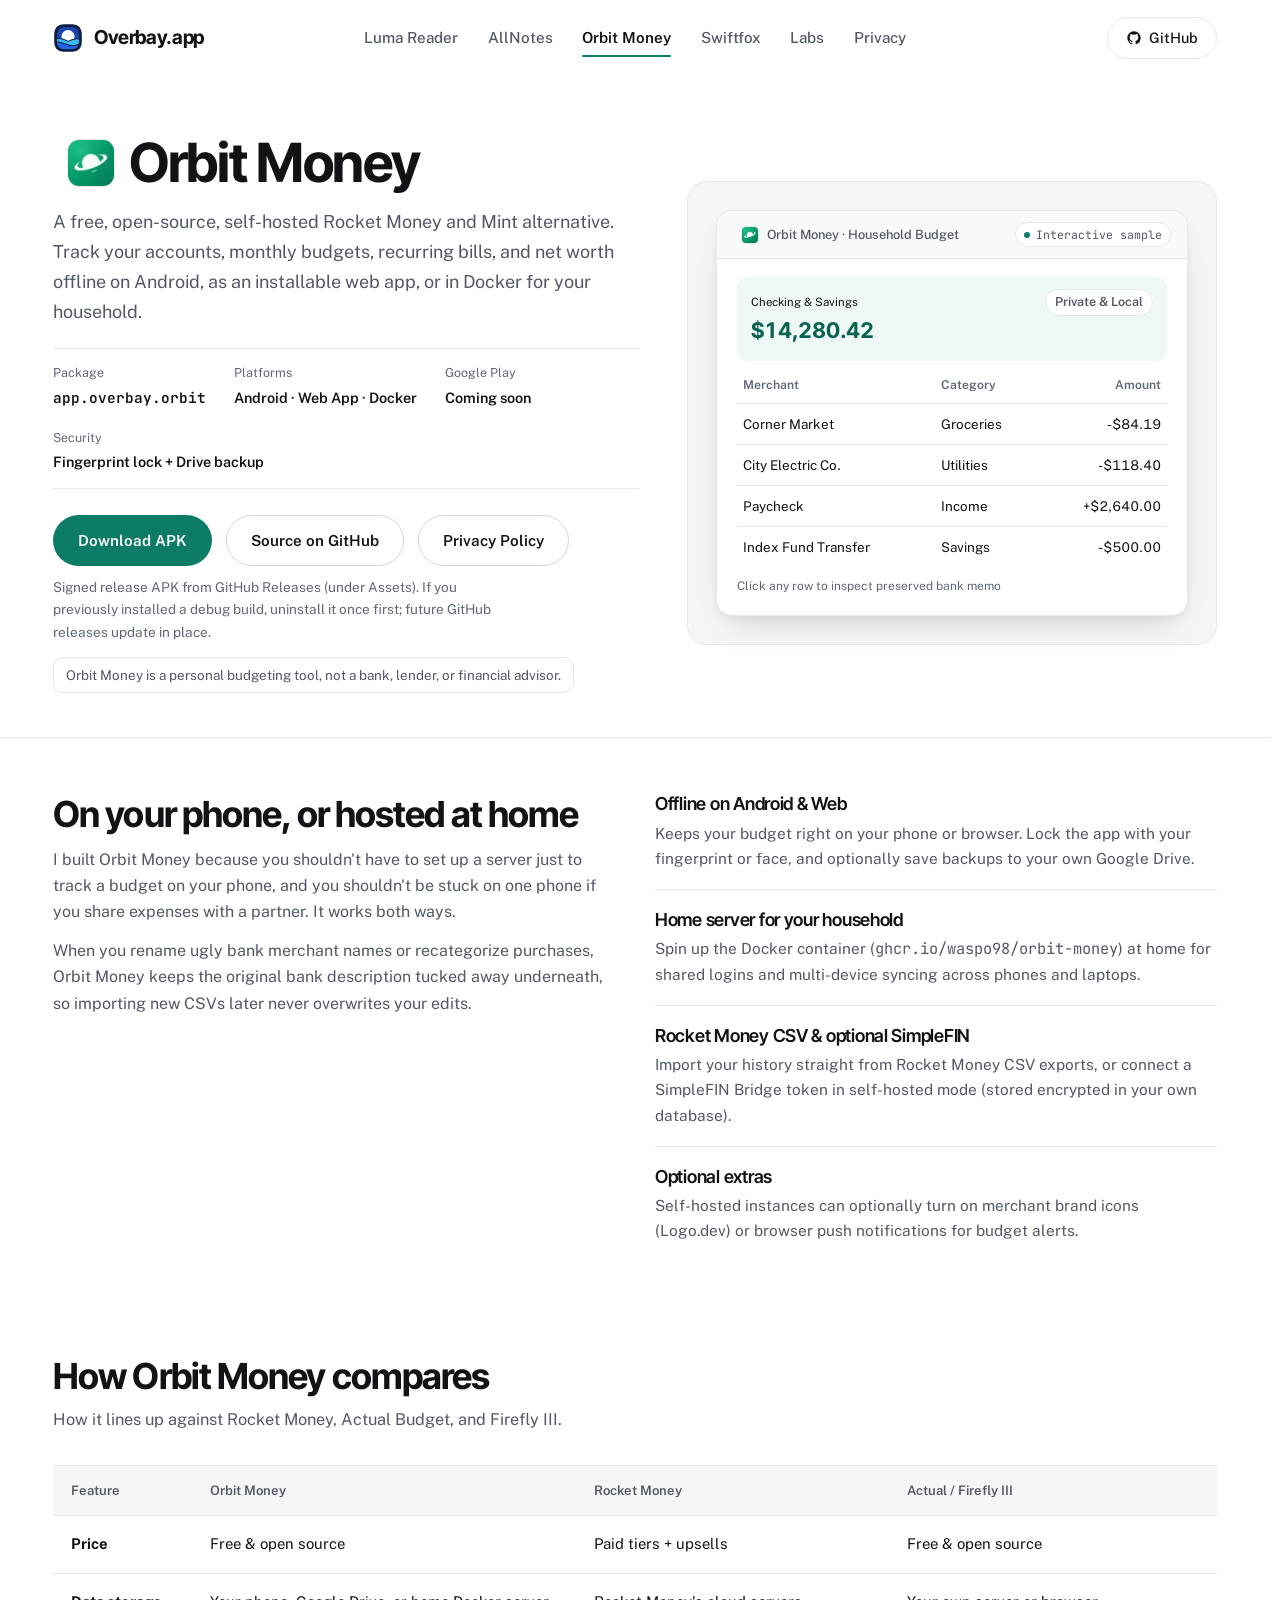
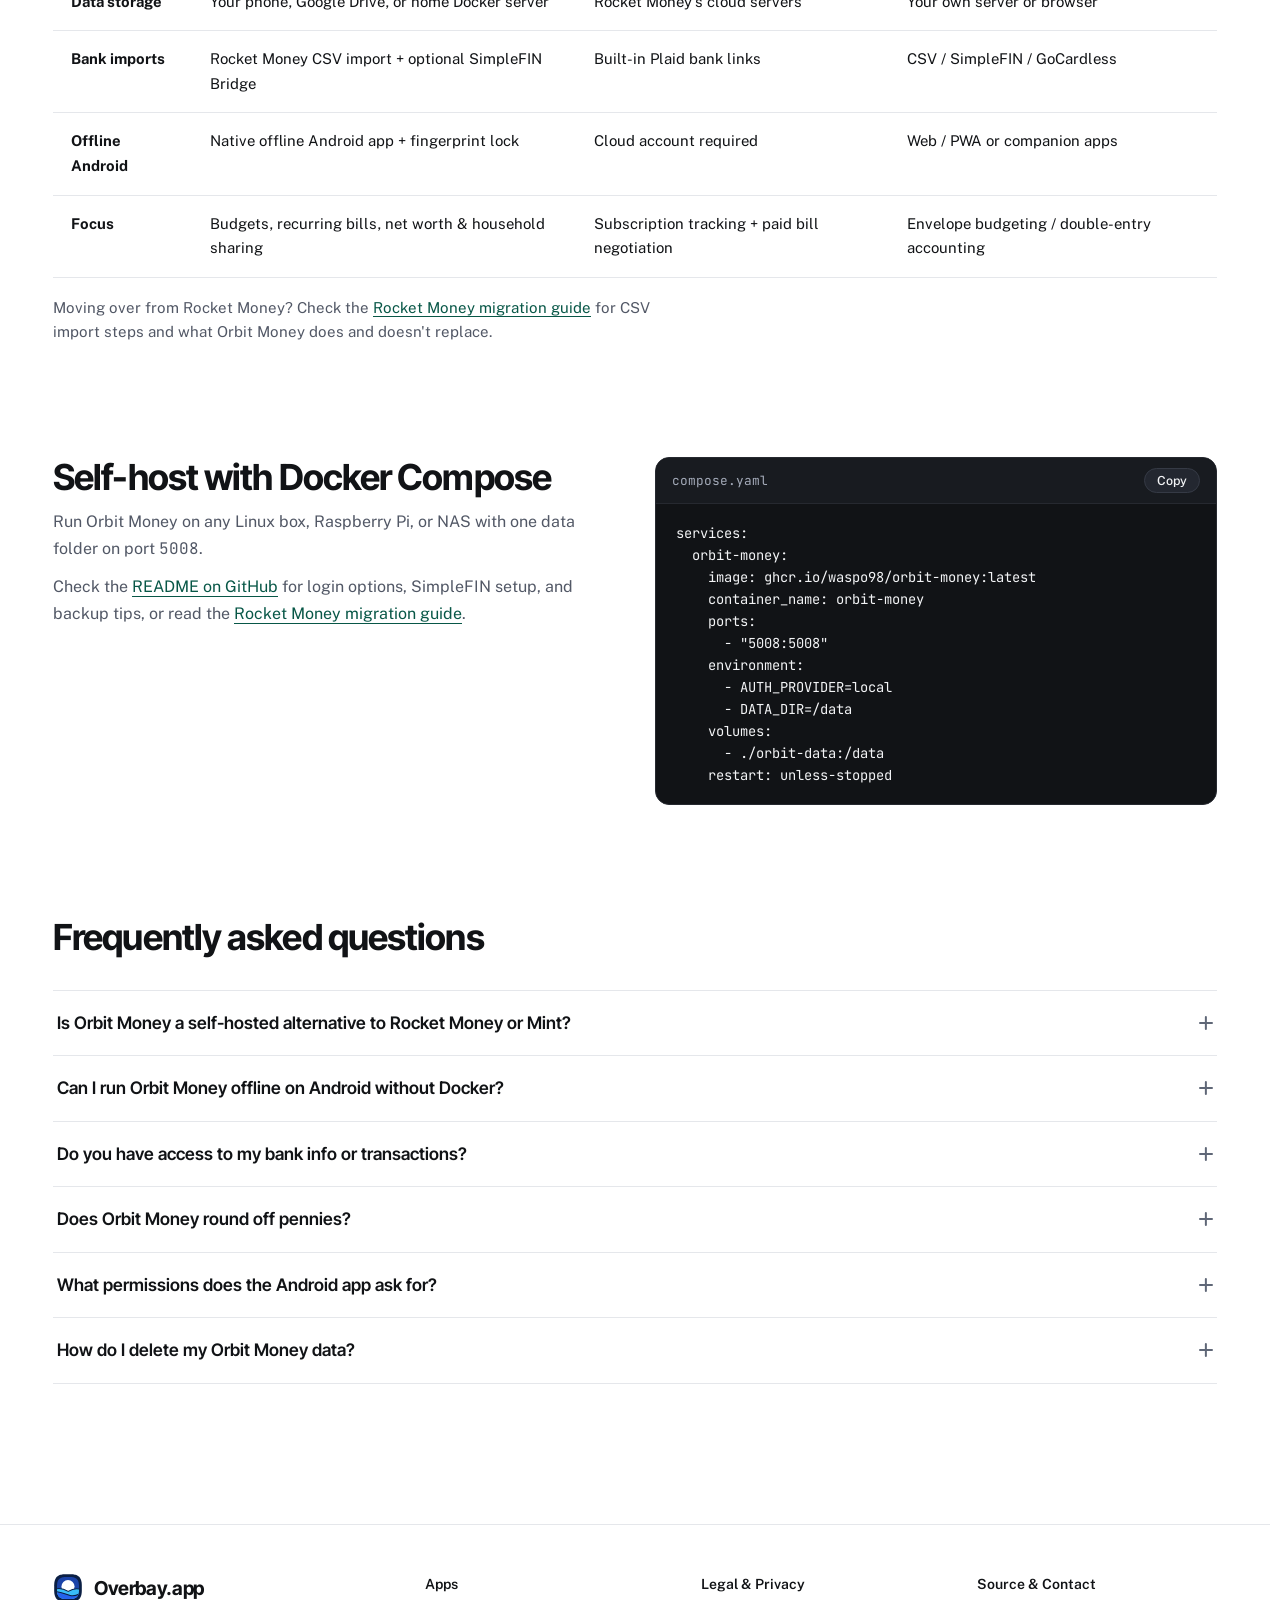
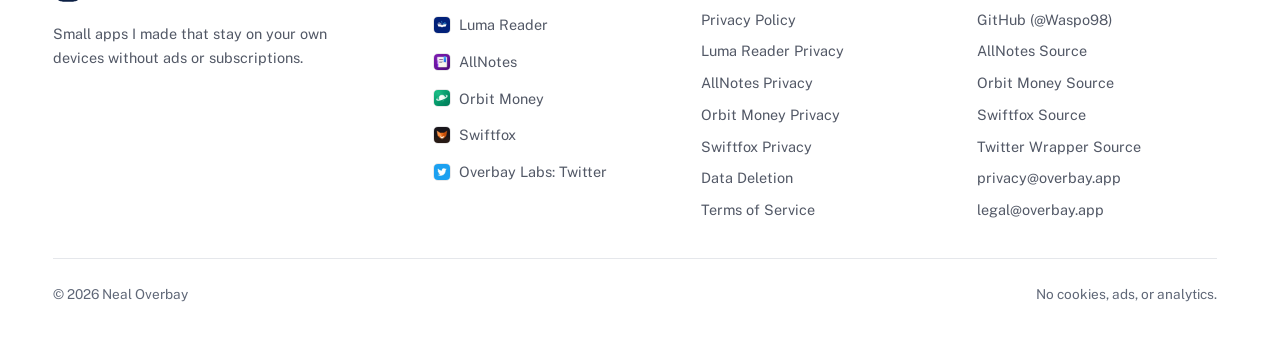
<file: orbitmoney/index.html>
<!doctype html>
<html lang="en">
<head>
  <meta charset="utf-8">
  <meta name="viewport" content="width=device-width, initial-scale=1">
  <title>Orbit Money — Self-Hosted Rocket Money Alternative &amp; Budget App | Overbay.app</title>
  <meta name="description" content="Free, open-source self-hosted Rocket Money and Mint alternative for Android, Web, and Docker. Track budgets, recurring bills, and net worth offline or with SimpleFIN bank sync.">
  <meta name="robots" content="index,follow">
  <link rel="canonical" href="https://overbay.app/orbitmoney/">
  <meta property="og:type" content="website">
  <meta property="og:site_name" content="Overbay.app">
  <meta property="og:title" content="Orbit Money — Self-Hosted Rocket Money Alternative &amp; Budget App">
  <meta property="og:description" content="Free, open-source Rocket Money and Mint alternative for Android, Web, and Docker. Works offline or self-hosted with CSV imports and optional SimpleFIN bank sync.">
  <meta property="og:url" content="https://overbay.app/orbitmoney/">
  <meta property="og:image" content="https://overbay.app/assets/brand/og-image.png">
  <meta property="og:image:width" content="1200">
  <meta property="og:image:height" content="630">
  <meta property="og:image:alt" content="Overbay.app — Orbit Money">
  <meta name="twitter:card" content="summary_large_image">
  <meta name="twitter:title" content="Orbit Money — Self-Hosted Rocket Money Alternative &amp; Budget App">
  <meta name="twitter:description" content="Free, open-source Rocket Money and Mint alternative for Android, Web, and Docker. Works offline or self-hosted with CSV imports and optional SimpleFIN bank sync.">
  <meta name="twitter:image" content="https://overbay.app/assets/brand/og-image.png">
  <meta name="twitter:image:alt" content="Overbay.app — Orbit Money">
  <link rel="icon" type="image/svg+xml" href="/assets/icons/orbitmoney.svg?v=2">
  <link rel="icon" type="image/png" sizes="96x96" href="/assets/icons/orbitmoney-favicon.png?v=2">
  <link rel="icon" href="/assets/icons/orbitmoney-favicon.ico?v=2" sizes="16x16 32x32 48x48">
  <link rel="apple-touch-icon" sizes="180x180" href="/assets/icons/orbitmoney-apple-touch-icon.png?v=2">
  <link rel="preload" href="/assets/fonts/inter-tight-latin.woff2" as="font" type="font/woff2" crossorigin>
  <link rel="preload" href="/assets/fonts/public-sans-latin.woff2" as="font" type="font/woff2" crossorigin>
  <link rel="stylesheet" href="/css/styles.css?v=6">
  <noscript><link rel="stylesheet" href="/css/noscript.css?v=3"></noscript>
  <script type="application/ld+json">
  {
    "@context": "https://schema.org",
    "@graph": [
      {
        "@type": ["SoftwareApplication", "SoftwareSourceCode"],
        "name": "Orbit Money",
        "description": "Free, open-source self-hosted Rocket Money and Mint alternative for Android, Web PWA, and Docker. Track accounts, budgets, recurring bills, savings goals, and net worth offline or on a home server with Rocket Money CSV import and optional SimpleFIN bank sync.",
        "applicationCategory": "FinanceApplication",
        "applicationSubCategory": "Personal Finance & Budgeting",
        "operatingSystem": "Android, Web, Docker",
        "isAccessibleForFree": true,
        "identifier": "app.overbay.orbit",
        "url": "https://overbay.app/orbitmoney/",
        "image": "https://overbay.app/assets/icons/orbitmoney-512.png",
        "downloadUrl": "https://github.com/Waspo98/Orbit-Money/releases/latest",
        "codeRepository": "https://github.com/Waspo98/Orbit-Money",
        "featureList": [
          "Standalone offline Android mode with biometric fingerprint/face lock",
          "Self-hosted Docker and SQLite household mode on port 5008",
          "Built-in Rocket Money CSV transaction importer",
          "Optional AES-256-GCM encrypted SimpleFIN Bridge bank syncing",
          "Exact integer-cent accounting with non-destructive original transaction provenance",
          "Optional private Google Drive snapshot backups",
          "Budgets, recurring bills, net worth tracking, savings goals, and calculators"
        ],
        "offers": {
          "@type": "Offer",
          "price": "0",
          "priceCurrency": "USD"
        },
        "publisher": {
          "@type": "Person",
          "name": "Neal Overbay",
          "url": "https://overbay.app/"
        }
      },
      {
        "@type": "BreadcrumbList",
        "itemListElement": [
          {
            "@type": "ListItem",
            "position": 1,
            "name": "Home",
            "item": "https://overbay.app/"
          },
          {
            "@type": "ListItem",
            "position": 2,
            "name": "Orbit Money",
            "item": "https://overbay.app/orbitmoney/"
          }
        ]
      },
      {
        "@type": "FAQPage",
        "mainEntity": [
          {
            "@type": "Question",
            "name": "Is Orbit Money a self-hosted alternative to Rocket Money or Mint?",
            "acceptedAnswer": {
              "@type": "Answer",
              "text": "Yes, for tracking accounts, budgets, recurring bills, spending categories, and net worth. Orbit Money includes a direct Rocket Money CSV importer and optional SimpleFIN Bridge bank sync when self-hosted in Docker. Unlike Rocket Money, it doesn't negotiate bills or cancel subscriptions for you. You keep your data private and cancel subscriptions yourself."
            }
          },
          {
            "@type": "Question",
            "name": "Can I run Orbit Money offline on Android without Docker?",
            "acceptedAnswer": {
              "@type": "Answer",
              "text": "Yes. It runs standalone on Android with everything saved on your phone, optional fingerprint/face unlock, and optional backups to your own Google Drive."
            }
          },
          {
            "@type": "Question",
            "name": "Do you have access to my bank info or transactions?",
            "acceptedAnswer": {
              "@type": "Answer",
              "text": "No. I don't run any servers for Orbit Money. Rocket Money CSV imports stay local, and if you link SimpleFIN Bridge in self-hosted mode, your access URL stays encrypted inside your own SQLite database."
            }
          },
          {
            "@type": "Question",
            "name": "Does Orbit Money round off pennies?",
            "acceptedAnswer": {
              "@type": "Answer",
              "text": "No. Balances and splits are stored in exact integer cents rather than imprecise decimals, so totals stay accurate to the penny."
            }
          },
          {
            "@type": "Question",
            "name": "What permissions does the Android app ask for?",
            "acceptedAnswer": {
              "@type": "Answer",
              "text": "Only internet access (if you turn on Google Drive backups or connect your own Docker server), fingerprint/face lock, and vibration for button feedback."
            }
          },
          {
            "@type": "Question",
            "name": "How do I delete my Orbit Money data?",
            "acceptedAnswer": {
              "@type": "Answer",
              "text": "Clear app storage or uninstall on Android, delete backups in Google Drive if you turned them on, or remove your Docker data folder. See the Data Deletion page for step-by-step instructions."
            }
          }
        ]
      }
    ]
  }
  </script>
</head>
<body>
  <a class="skip-link" href="#main">Skip to main content</a>

  <header class="site-header">
    <div class="container nav-bar">
      <a class="brand-link" href="/">
        <img class="brand-mark" src="/assets/brand/overbay-mark.svg" alt="" width="30" height="30">
        <span>Overbay.app</span>
      </a>
      <nav class="nav-menu" aria-label="Main navigation">
        <a href="/lumareader/">Luma Reader</a>
        <a href="/allnotes/">AllNotes</a>
        <a href="/orbitmoney/" aria-current="page">Orbit Money</a>
        <a href="/swiftfox/">Swiftfox</a>
        <a href="/labs/twitter/">Labs</a>
        <a href="/privacy/">Privacy</a>
      </nav>
      <div class="nav-actions">
        <a class="nav-pill-btn" href="https://github.com/Waspo98">
          <svg class="icon icon--sm icon--fill" viewBox="0 0 24 24" aria-hidden="true"><path d="M12 2C6.477 2 2 6.484 2 12.017c0 4.425 2.865 8.18 6.839 9.504.5.092.682-.217.682-.483 0-.237-.008-.868-.013-1.703-2.782.605-3.369-1.343-3.369-1.343-.454-1.158-1.11-1.466-1.11-1.466-.908-.62.069-.608.069-.608 1.003.07 1.53 1.032 1.53 1.032.892 1.53 2.341 1.088 2.91.832.092-.647.35-1.088.636-1.338-2.22-.253-4.555-1.113-4.555-4.951 0-1.093.39-1.988 1.029-2.688-.103-.253-.446-1.272.098-2.65 0 0 .84-.27 2.75 1.026A9.564 9.564 0 0 1 12 6.844a9.59 9.59 0 0 1 2.504.337c1.909-1.296 2.747-1.027 2.747-1.027.546 1.379.202 2.398.1 2.651.64.7 1.028 1.595 1.028 2.688 0 3.848-2.339 4.695-4.566 4.943.359.309.678.92.678 1.855 0 1.338-.012 2.419-.012 2.747 0 .268.18.58.688.482A10.02 10.02 0 0 0 22 12.017C22 6.484 17.522 2 12 2Z"/></svg>
          <span>GitHub</span>
        </a>
        <button class="nav-toggle" type="button" aria-label="Toggle navigation menu" aria-expanded="false" aria-controls="mobile-nav">
          <svg class="icon" viewBox="0 0 24 24" stroke-width="2" aria-hidden="true"><line x1="4" y1="7" x2="20" y2="7"/><line x1="4" y1="12" x2="20" y2="12"/><line x1="4" y1="17" x2="20" y2="17"/></svg>
        </button>
      </div>
    </div>
    <nav id="mobile-nav" class="mobile-drawer" aria-label="Mobile navigation">
      <ul>
        <li><a href="/lumareader/">Luma Reader</a></li>
        <li><a href="/allnotes/">AllNotes</a></li>
        <li><a href="/orbitmoney/" aria-current="page">Orbit Money</a></li>
        <li><a href="/swiftfox/">Swiftfox</a></li>
        <li><a href="/labs/twitter/">Overbay Labs (Twitter)</a></li>
        <li><a href="/privacy/">Privacy Policy</a></li>
        <li><a href="/data-deletion/">Data Deletion</a></li>
        <li><a href="/terms/">Terms of Service</a></li>
      </ul>
    </nav>
  </header>

  <main id="main">
    <section class="page-hero">
      <div class="container page-hero-grid">
        <div class="page-hero-copy">
          <div class="page-hero-title">
            <picture>
              <source srcset="/assets/icons/orbitmoney-96.webp 1x, /assets/icons/orbitmoney-192.webp 2x" type="image/webp">
              <img class="app-icon app-icon--lg" src="/assets/icons/orbitmoney-96.png" srcset="/assets/icons/orbitmoney-96.png 1x, /assets/icons/orbitmoney-192.png 2x" alt="" width="48" height="48" decoding="async">
            </picture>
            <h1>Orbit Money</h1>
          </div>
          <p class="page-hero-lead">A free, open-source, self-hosted Rocket Money and Mint alternative. Track your accounts, monthly budgets, recurring bills, and net worth offline on Android, as an installable web app, or in Docker for your household.</p>

          <dl class="spec-strip">
            <div><dt>Package</dt><dd><code>app.overbay.orbit</code></dd></div>
            <div><dt>Platforms</dt><dd>Android · Web App · Docker</dd></div>
            <div><dt>Google Play</dt><dd>Coming soon</dd></div>
            <div><dt>Security</dt><dd>Fingerprint lock + Drive backup</dd></div>
          </dl>

          <!-- When live on Google Play, add alongside Download APK:
               <a class="btn btn--primary" href="https://play.google.com/store/apps/details?id=app.overbay.orbit">Get on Google Play</a> -->
          <div class="btn-row">
            <a class="btn btn--primary" href="https://github.com/Waspo98/Orbit-Money/releases/latest">Download APK</a>
            <a class="btn btn--outline" href="https://github.com/Waspo98/Orbit-Money">Source on GitHub</a>
            <a class="btn btn--outline" href="/privacy/orbitmoney/">Privacy Policy</a>
          </div>
          <p class="apk-note">Signed release APK from GitHub Releases (under Assets). If you previously installed a debug build, uninstall it once first; future GitHub releases update in place.</p>
          <p class="disclaimer-note">Orbit Money is a personal budgeting tool, not a bank, lender, or financial advisor.</p>
        </div>

        <div class="page-hero-stage" data-screenshot-slot="orbit-hero">
          <div class="ui-specimen">
            <div class="ui-specimen__bar">
              <span class="specimen-app-label">
                <picture>
                  <source srcset="/assets/icons/orbitmoney-96.webp" type="image/webp">
                  <img class="app-icon app-icon--xs" src="/assets/icons/orbitmoney-96.png" alt="" width="18" height="18" decoding="async">
                </picture>
                <span>Orbit Money · Household Budget</span>
              </span>
              <span class="ui-specimen__tag">Sample data</span>
            </div>
            <div class="ui-specimen__body">
              <div class="orbit-mock-grid">
                <div class="orbit-balance-bar">
                  <div>
                    <small>Checking &amp; Savings</small>
                    <div class="orbit-balance-val">$14,280.42</div>
                  </div>
                  <span class="stage-app-badge">Private &amp; Local</span>
                </div>
                <table class="orbit-ledger" aria-label="Sample transaction table">
                  <thead>
                    <tr>
                      <th>Merchant</th>
                      <th>Category</th>
                      <th>Amount</th>
                    </tr>
                  </thead>
                  <tbody>
                    <tr>
                      <td>Corner Market</td>
                      <td>Groceries</td>
                      <td>-$84.19</td>
                    </tr>
                    <tr>
                      <td>City Electric Co.</td>
                      <td>Utilities</td>
                      <td>-$118.40</td>
                    </tr>
                    <tr>
                      <td>Paycheck</td>
                      <td>Income</td>
                      <td>+$2,640.00</td>
                    </tr>
                    <tr>
                      <td>Index Fund Transfer</td>
                      <td>Savings</td>
                      <td>-$500.00</td>
                    </tr>
                  </tbody>
                </table>
              </div>
            </div>
          </div>
        </div>
      </div>
    </section>

    <section class="section" aria-labelledby="orbit-modes">
      <div class="container two-col-split">
        <div>
          <h2 id="orbit-modes">On your phone, or hosted at home</h2>
          <p>I built Orbit Money because you shouldn't have to set up a server just to track a budget on your phone, and you shouldn't be stuck on one phone if you share expenses with a partner. It works both ways.</p>
          <p>When you rename ugly bank merchant names or recategorize purchases, Orbit Money keeps the original bank description tucked away underneath, so importing new CSVs later never overwrites your edits.</p>
        </div>

        <ul class="detail-list">
          <li>
            <h3>Offline on Android &amp; Web</h3>
            <p>Keeps your budget right on your phone or browser. Lock the app with your fingerprint or face, and optionally save backups to your own Google Drive.</p>
          </li>
          <li>
            <h3>Home server for your household</h3>
            <p>Spin up the Docker container (<code>ghcr.io/waspo98/orbit-money</code>) at home for shared logins and multi-device syncing across phones and laptops.</p>
          </li>
          <li>
            <h3>Rocket Money CSV &amp; optional SimpleFIN</h3>
            <p>Import your history straight from Rocket Money CSV exports, or connect a SimpleFIN Bridge token in self-hosted mode (stored encrypted in your own database).</p>
          </li>
          <li>
            <h3>Optional extras</h3>
            <p>Self-hosted instances can optionally turn on merchant brand icons (Logo.dev) or browser push notifications for budget alerts.</p>
          </li>
        </ul>
      </div>
    </section>

    <section class="section" aria-labelledby="orbit-compare">
      <div class="container">
        <div class="section-header">
          <h2 id="orbit-compare">How Orbit Money compares</h2>
          <p>How it lines up against Rocket Money, Actual Budget, and Firefly III.</p>
        </div>

        <div class="table-wrap">
          <table class="spec-table">
            <thead>
              <tr>
                <th>Feature</th>
                <th>Orbit Money</th>
                <th>Rocket Money</th>
                <th>Actual / Firefly III</th>
              </tr>
            </thead>
            <tbody>
              <tr>
                <td data-label="Feature"><strong>Price</strong></td>
                <td data-label="Orbit Money">Free &amp; open source</td>
                <td data-label="Rocket Money">Paid tiers + upsells</td>
                <td data-label="Actual / Firefly III">Free &amp; open source</td>
              </tr>
              <tr>
                <td data-label="Feature"><strong>Data storage</strong></td>
                <td data-label="Orbit Money">Your phone, Google Drive, or home Docker server</td>
                <td data-label="Rocket Money">Rocket Money's cloud servers</td>
                <td data-label="Actual / Firefly III">Your own server or browser</td>
              </tr>
              <tr>
                <td data-label="Feature"><strong>Bank imports</strong></td>
                <td data-label="Orbit Money">Rocket Money CSV import + optional SimpleFIN Bridge</td>
                <td data-label="Rocket Money">Built-in Plaid bank links</td>
                <td data-label="Actual / Firefly III">CSV / SimpleFIN / GoCardless</td>
              </tr>
              <tr>
                <td data-label="Feature"><strong>Offline Android</strong></td>
                <td data-label="Orbit Money">Native offline Android app + fingerprint lock</td>
                <td data-label="Rocket Money">Cloud account required</td>
                <td data-label="Actual / Firefly III">Web / PWA or companion apps</td>
              </tr>
              <tr>
                <td data-label="Feature"><strong>Focus</strong></td>
                <td data-label="Orbit Money">Budgets, recurring bills, net worth &amp; household sharing</td>
                <td data-label="Rocket Money">Subscription tracking + paid bill negotiation</td>
                <td data-label="Actual / Firefly III">Envelope budgeting / double-entry accounting</td>
              </tr>
            </tbody>
          </table>
        </div>
        <p class="compare-note">Moving over from Rocket Money? Check the <a href="/orbitmoney/rocket-money-alternative/">Rocket Money migration guide</a> for CSV import steps and what Orbit Money does and doesn't replace.</p>
      </div>
    </section>

    <section class="section" aria-labelledby="orbit-docker">
      <div class="container two-col-split">
        <div>
          <h2 id="orbit-docker">Self-host with Docker Compose</h2>
          <p>Run Orbit Money on any Linux box, Raspberry Pi, or NAS with one data folder on port <code>5008</code>.</p>
          <p>Check the <a href="https://github.com/Waspo98/Orbit-Money">README on GitHub</a> for login options, SimpleFIN setup, and backup tips, or read the <a href="/orbitmoney/rocket-money-alternative/">Rocket Money migration guide</a>.</p>
        </div>

        <div class="code-box">
          <div class="code-box__bar">
            <span>compose.yaml</span>
            <button class="copy-btn" type="button" data-copy-target="orbit-compose">Copy</button>
          </div>
          <pre id="orbit-compose">services:
  orbit-money:
    image: ghcr.io/waspo98/orbit-money:latest
    container_name: orbit-money
    ports:
      - "5008:5008"
    environment:
      - AUTH_PROVIDER=local
      - DATA_DIR=/data
    volumes:
      - ./orbit-data:/data
    restart: unless-stopped</pre>
        </div>
      </div>
    </section>

    <section class="section" aria-labelledby="orbit-faq">
      <div class="container">
        <div class="section-header">
          <h2 id="orbit-faq">Frequently asked questions</h2>
        </div>
        <div class="faq-list">
          <details class="faq-item">
            <summary>Is Orbit Money a self-hosted alternative to Rocket Money or Mint?</summary>
            <p>Yes, for tracking accounts, budgets, recurring bills, spending categories, and net worth. Orbit Money includes a direct Rocket Money CSV importer and optional SimpleFIN Bridge bank sync when self-hosted in Docker. Unlike Rocket Money, it doesn't negotiate bills or cancel subscriptions for you. You keep your data private and cancel subscriptions yourself. See the <a href="/orbitmoney/rocket-money-alternative/">Rocket Money migration guide</a> for details.</p>
          </details>
          <details class="faq-item">
            <summary>Can I run Orbit Money offline on Android without Docker?</summary>
            <p>Yes. It runs standalone on Android with everything saved on your phone, optional fingerprint/face unlock, and optional backups to your own Google Drive.</p>
          </details>
          <details class="faq-item">
            <summary>Do you have access to my bank info or transactions?</summary>
            <p>No. I don't run any servers for Orbit Money. Rocket Money CSV imports stay local, and if you link SimpleFIN Bridge in self-hosted mode, your access URL stays encrypted inside your own SQLite database.</p>
          </details>
          <details class="faq-item">
            <summary>Does Orbit Money round off pennies?</summary>
            <p>No. Balances and splits are stored in exact integer cents rather than imprecise decimals, so totals stay accurate to the penny.</p>
          </details>
          <details class="faq-item">
            <summary>What permissions does the Android app ask for?</summary>
            <p>Only internet access (if you turn on Google Drive backups or connect your own Docker server), fingerprint/face lock, and vibration for button feedback.</p>
          </details>
          <details class="faq-item">
            <summary>How do I delete my Orbit Money data?</summary>
            <p>Clear app storage or uninstall on Android, delete backups in Google Drive if you turned them on, or remove your Docker data folder. See the <a href="/data-deletion/">Data Deletion page</a> for step-by-step instructions.</p>
          </details>
        </div>
      </div>
    </section>
  </main>

  <footer class="site-footer">
    <div class="container">
      <div class="footer-grid">
        <div class="footer-brand">
          <a class="brand-link" href="/">
            <img class="brand-mark" src="/assets/brand/overbay-mark.svg" alt="" width="30" height="30">
            <span>Overbay.app</span>
          </a>
          <p>Small apps I made that stay on your own devices without ads or subscriptions.</p>
        </div>
        <div class="footer-col">
          <p class="footer-heading">Apps</p>
          <ul>
            <li><a href="/lumareader/"><picture><source srcset="/assets/icons/lumareader-96.webp" type="image/webp"><img class="app-icon app-icon--xs" src="/assets/icons/lumareader-96.png" alt="" width="18" height="18" loading="lazy" decoding="async"></picture><span>Luma Reader</span></a></li>
            <li><a href="/allnotes/"><picture><source srcset="/assets/icons/allnotes-96.webp" type="image/webp"><img class="app-icon app-icon--xs" src="/assets/icons/allnotes-96.png" alt="" width="18" height="18" loading="lazy" decoding="async"></picture><span>AllNotes</span></a></li>
            <li><a href="/orbitmoney/"><picture><source srcset="/assets/icons/orbitmoney-96.webp" type="image/webp"><img class="app-icon app-icon--xs" src="/assets/icons/orbitmoney-96.png" alt="" width="18" height="18" loading="lazy" decoding="async"></picture><span>Orbit Money</span></a></li>
            <li><a href="/swiftfox/"><picture><source srcset="/assets/icons/swiftfox-96.webp" type="image/webp"><img class="app-icon app-icon--xs" src="/assets/icons/swiftfox-96.png" alt="" width="18" height="18" loading="lazy" decoding="async"></picture><span>Swiftfox</span></a></li>
            <li><a href="/labs/twitter/"><picture><source srcset="/assets/icons/twitter-96.webp" type="image/webp"><img class="app-icon app-icon--xs" src="/assets/icons/twitter-96.png" alt="" width="18" height="18" loading="lazy" decoding="async"></picture><span>Overbay Labs: Twitter</span></a></li>
          </ul>
        </div>
        <div class="footer-col">
          <p class="footer-heading">Legal &amp; Privacy</p>
          <ul>
            <li><a href="/privacy/">Privacy Policy</a></li>
            <li><a href="/privacy/lumareader/">Luma Reader Privacy</a></li>
            <li><a href="/privacy/allnotes/">AllNotes Privacy</a></li>
            <li><a href="/privacy/orbitmoney/">Orbit Money Privacy</a></li>
            <li><a href="/privacy/swiftfox/">Swiftfox Privacy</a></li>
            <li><a href="/data-deletion/">Data Deletion</a></li>
            <li><a href="/terms/">Terms of Service</a></li>
          </ul>
        </div>
        <div class="footer-col">
          <p class="footer-heading">Source &amp; Contact</p>
          <ul>
            <li><a href="https://github.com/Waspo98">GitHub (@Waspo98)</a></li>
            <li><a href="https://github.com/Waspo98/allnotes">AllNotes Source</a></li>
            <li><a href="https://github.com/Waspo98/Orbit-Money">Orbit Money Source</a></li>
            <li><a href="https://github.com/Waspo98/swiftfox">Swiftfox Source</a></li>
            <li><a href="https://github.com/Waspo98/overbay-twitter">Twitter Wrapper Source</a></li>
            <li><a href="mailto:privacy@overbay.app">privacy@overbay.app</a></li>
            <li><a href="mailto:legal@overbay.app">legal@overbay.app</a></li>
          </ul>
        </div>
      </div>
      <div class="footer-bottom">
        <span>&copy; 2026 Neal Overbay</span>
        <span>No cookies, ads, or analytics.</span>
      </div>
    </div>
  </footer>

  <script src="/js/main.js?v=5" defer></script>
</body>
</html>
</file>
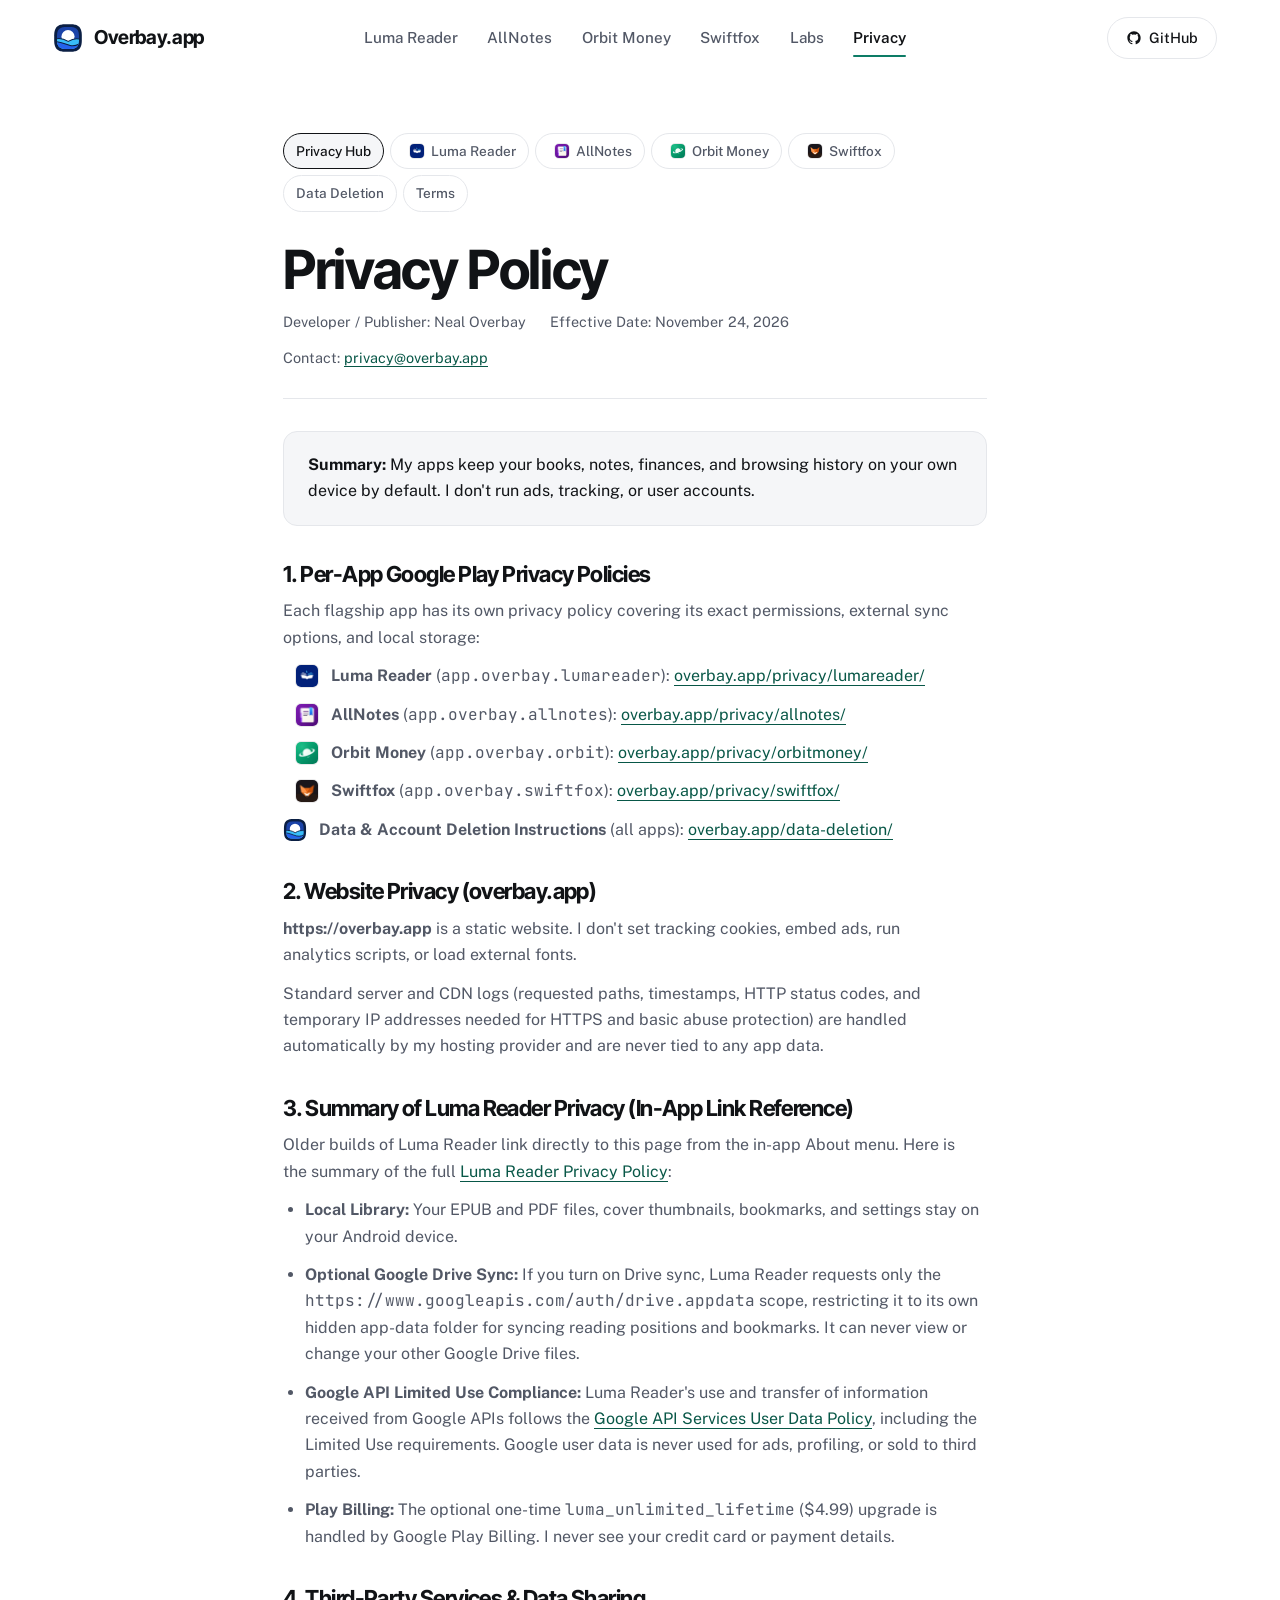
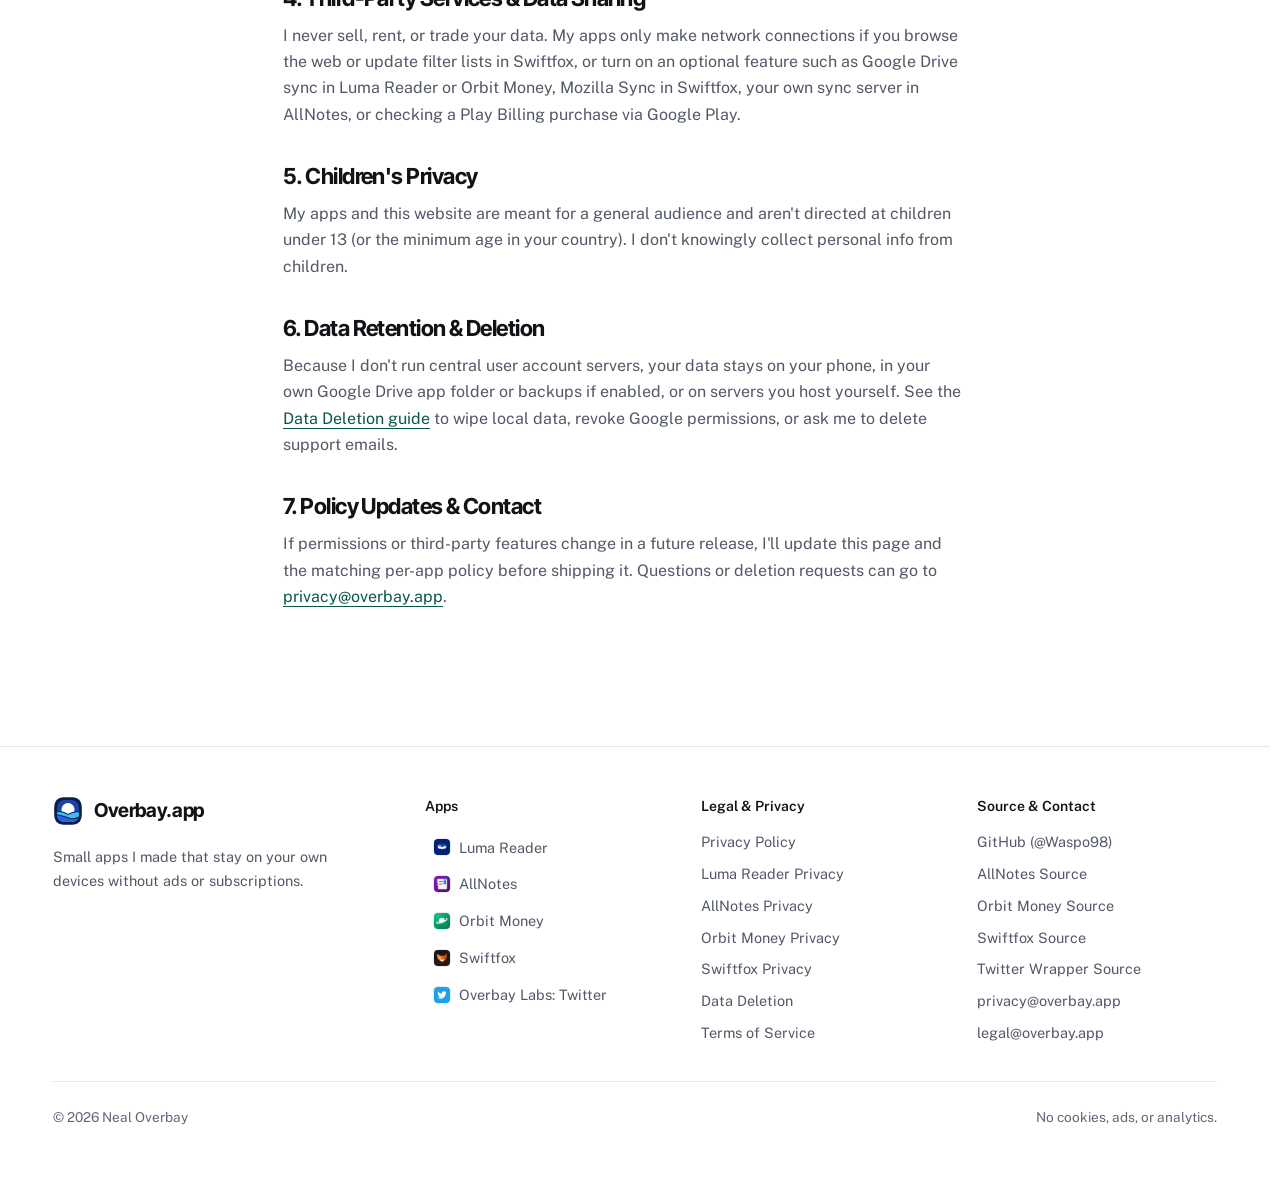
<file: privacy/index.html>
<!doctype html>
<html lang="en">
<head>
  <meta charset="utf-8">
  <meta name="viewport" content="width=device-width, initial-scale=1">
  <title>Privacy Policy Hub — Overbay.app</title>
  <meta name="description" content="My privacy policy for overbay.app and per-app Google Play disclosures for Luma Reader, AllNotes, Orbit Money, and Swiftfox.">
  <meta name="robots" content="index,follow">
  <link rel="canonical" href="https://overbay.app/privacy/">
  <meta property="og:type" content="website">
  <meta property="og:site_name" content="Overbay.app">
  <meta property="og:title" content="Privacy Policy Hub — Overbay.app">
  <meta property="og:description" content="My privacy policy for overbay.app and per-app Google Play disclosures for Luma Reader, AllNotes, Orbit Money, and Swiftfox.">
  <meta property="og:url" content="https://overbay.app/privacy/">
  <meta property="og:image" content="https://overbay.app/assets/brand/og-image.png">
  <meta property="og:image:width" content="1200">
  <meta property="og:image:height" content="630">
  <meta property="og:image:alt" content="Overbay.app — Privacy Policy Hub">
  <meta name="twitter:card" content="summary_large_image">
  <meta name="twitter:title" content="Privacy Policy Hub — Overbay.app">
  <meta name="twitter:description" content="My privacy policy for overbay.app and per-app Google Play disclosures for Luma Reader, AllNotes, Orbit Money, and Swiftfox.">
  <meta name="twitter:image" content="https://overbay.app/assets/brand/og-image.png">
  <meta name="twitter:image:alt" content="Overbay.app — Privacy Policy Hub">
  <link rel="icon" type="image/svg+xml" href="/assets/brand/favicon.svg?v=2">
  <link rel="icon" type="image/png" sizes="96x96" href="/assets/brand/favicon-96.png?v=2">
  <link rel="icon" href="/assets/brand/favicon.ico?v=2" sizes="16x16 32x32 48x48">
  <link rel="apple-touch-icon" sizes="180x180" href="/assets/brand/apple-touch-icon.png?v=2">
  <link rel="preload" href="/assets/fonts/inter-tight-latin.woff2" as="font" type="font/woff2" crossorigin>
  <link rel="preload" href="/assets/fonts/public-sans-latin.woff2" as="font" type="font/woff2" crossorigin>
  <link rel="stylesheet" href="/css/styles.css?v=6">
  <noscript><link rel="stylesheet" href="/css/noscript.css?v=3"></noscript>
</head>
<body>
  <a class="skip-link" href="#main">Skip to main content</a>

  <header class="site-header">
    <div class="container nav-bar">
      <a class="brand-link" href="/">
        <img class="brand-mark" src="/assets/brand/overbay-mark.svg" alt="" width="30" height="30">
        <span>Overbay.app</span>
      </a>
      <nav class="nav-menu" aria-label="Main navigation">
        <a href="/lumareader/">Luma Reader</a>
        <a href="/allnotes/">AllNotes</a>
        <a href="/orbitmoney/">Orbit Money</a>
        <a href="/swiftfox/">Swiftfox</a>
        <a href="/labs/twitter/">Labs</a>
        <a href="/privacy/" aria-current="page">Privacy</a>
      </nav>
      <div class="nav-actions">
        <a class="nav-pill-btn" href="https://github.com/Waspo98">
          <svg class="icon icon--sm icon--fill" viewBox="0 0 24 24" aria-hidden="true"><path d="M12 2C6.477 2 2 6.484 2 12.017c0 4.425 2.865 8.18 6.839 9.504.5.092.682-.217.682-.483 0-.237-.008-.868-.013-1.703-2.782.605-3.369-1.343-3.369-1.343-.454-1.158-1.11-1.466-1.11-1.466-.908-.62.069-.608.069-.608 1.003.07 1.53 1.032 1.53 1.032.892 1.53 2.341 1.088 2.91.832.092-.647.35-1.088.636-1.338-2.22-.253-4.555-1.113-4.555-4.951 0-1.093.39-1.988 1.029-2.688-.103-.253-.446-1.272.098-2.65 0 0 .84-.27 2.75 1.026A9.564 9.564 0 0 1 12 6.844a9.59 9.59 0 0 1 2.504.337c1.909-1.296 2.747-1.027 2.747-1.027.546 1.379.202 2.398.1 2.651.64.7 1.028 1.595 1.028 2.688 0 3.848-2.339 4.695-4.566 4.943.359.309.678.92.678 1.855 0 1.338-.012 2.419-.012 2.747 0 .268.18.58.688.482A10.02 10.02 0 0 0 22 12.017C22 6.484 17.522 2 12 2Z"/></svg>
          <span>GitHub</span>
        </a>
        <button class="nav-toggle" type="button" aria-label="Toggle navigation menu" aria-expanded="false" aria-controls="mobile-nav">
          <svg class="icon" viewBox="0 0 24 24" stroke-width="2" aria-hidden="true"><line x1="4" y1="7" x2="20" y2="7"/><line x1="4" y1="12" x2="20" y2="12"/><line x1="4" y1="17" x2="20" y2="17"/></svg>
        </button>
      </div>
    </div>
    <nav id="mobile-nav" class="mobile-drawer" aria-label="Mobile navigation">
      <ul>
        <li><a href="/lumareader/">Luma Reader</a></li>
        <li><a href="/allnotes/">AllNotes</a></li>
        <li><a href="/orbitmoney/">Orbit Money</a></li>
        <li><a href="/swiftfox/">Swiftfox</a></li>
        <li><a href="/labs/twitter/">Overbay Labs (Twitter)</a></li>
        <li><a href="/privacy/" aria-current="page">Privacy Policy</a></li>
        <li><a href="/data-deletion/">Data Deletion</a></li>
        <li><a href="/terms/">Terms of Service</a></li>
      </ul>
    </nav>
  </header>

  <main id="main" class="legal-main">
    <div class="container container--narrow">
      <nav class="legal-nav-pills" aria-label="Privacy and legal documents">
        <a href="/privacy/" aria-current="page">Privacy Hub</a>
        <a href="/privacy/lumareader/"><picture><source srcset="/assets/icons/lumareader-96.webp" type="image/webp"><img class="app-icon app-icon--xs" src="/assets/icons/lumareader-96.png" alt="" width="16" height="16" decoding="async"></picture><span>Luma Reader</span></a>
        <a href="/privacy/allnotes/"><picture><source srcset="/assets/icons/allnotes-96.webp" type="image/webp"><img class="app-icon app-icon--xs" src="/assets/icons/allnotes-96.png" alt="" width="16" height="16" decoding="async"></picture><span>AllNotes</span></a>
        <a href="/privacy/orbitmoney/"><picture><source srcset="/assets/icons/orbitmoney-96.webp" type="image/webp"><img class="app-icon app-icon--xs" src="/assets/icons/orbitmoney-96.png" alt="" width="16" height="16" decoding="async"></picture><span>Orbit Money</span></a>
        <a href="/privacy/swiftfox/"><picture><source srcset="/assets/icons/swiftfox-96.webp" type="image/webp"><img class="app-icon app-icon--xs" src="/assets/icons/swiftfox-96.png" alt="" width="16" height="16" decoding="async"></picture><span>Swiftfox</span></a>
        <a href="/data-deletion/">Data Deletion</a>
        <a href="/terms/">Terms</a>
      </nav>

      <header class="legal-header">
        <h1>Privacy Policy</h1>
        <div class="legal-meta">
          <span>Developer / Publisher: Neal Overbay</span>
          <span>Effective Date: November 24, 2026</span>
          <span>Contact: <a href="mailto:privacy@overbay.app">privacy@overbay.app</a></span>
        </div>
      </header>

      <div class="legal-summary-box">
        <strong>Summary:</strong> My apps keep your books, notes, finances, and browsing history on your own device by default. I don't run ads, tracking, or user accounts.
      </div>

      <h2>1. Per-App Google Play Privacy Policies</h2>
      <p>Each flagship app has its own privacy policy covering its exact permissions, external sync options, and local storage:</p>
      <ul class="privacy-app-list">
        <li>
          <picture><source srcset="/assets/icons/lumareader-96.webp" type="image/webp"><img class="app-icon app-icon--sm" src="/assets/icons/lumareader-96.png" alt="" width="24" height="24" decoding="async"></picture>
          <span><strong>Luma Reader</strong> (<code>app.overbay.lumareader</code>): <a href="/privacy/lumareader/">overbay.app/privacy/lumareader/</a></span>
        </li>
        <li>
          <picture><source srcset="/assets/icons/allnotes-96.webp" type="image/webp"><img class="app-icon app-icon--sm" src="/assets/icons/allnotes-96.png" alt="" width="24" height="24" decoding="async"></picture>
          <span><strong>AllNotes</strong> (<code>app.overbay.allnotes</code>): <a href="/privacy/allnotes/">overbay.app/privacy/allnotes/</a></span>
        </li>
        <li>
          <picture><source srcset="/assets/icons/orbitmoney-96.webp" type="image/webp"><img class="app-icon app-icon--sm" src="/assets/icons/orbitmoney-96.png" alt="" width="24" height="24" decoding="async"></picture>
          <span><strong>Orbit Money</strong> (<code>app.overbay.orbit</code>): <a href="/privacy/orbitmoney/">overbay.app/privacy/orbitmoney/</a></span>
        </li>
        <li>
          <picture><source srcset="/assets/icons/swiftfox-96.webp" type="image/webp"><img class="app-icon app-icon--sm" src="/assets/icons/swiftfox-96.png" alt="" width="24" height="24" decoding="async"></picture>
          <span><strong>Swiftfox</strong> (<code>app.overbay.swiftfox</code>): <a href="/privacy/swiftfox/">overbay.app/privacy/swiftfox/</a></span>
        </li>
        <li>
          <img class="brand-mark brand-mark--sm" src="/assets/brand/overbay-mark.svg" alt="" width="24" height="24">
          <span><strong>Data &amp; Account Deletion Instructions</strong> (all apps): <a href="/data-deletion/">overbay.app/data-deletion/</a></span>
        </li>
      </ul>

      <h2>2. Website Privacy (overbay.app)</h2>
      <p><strong>https://overbay.app</strong> is a static website. I don't set tracking cookies, embed ads, run analytics scripts, or load external fonts.</p>
      <p>Standard server and CDN logs (requested paths, timestamps, HTTP status codes, and temporary IP addresses needed for HTTPS and basic abuse protection) are handled automatically by my hosting provider and are never tied to any app data.</p>

      <h2>3. Summary of Luma Reader Privacy (In-App Link Reference)</h2>
      <p>Older builds of Luma Reader link directly to this page from the in-app About menu. Here is the summary of the full <a href="/privacy/lumareader/">Luma Reader Privacy Policy</a>:</p>
      <ul>
        <li><strong>Local Library:</strong> Your EPUB and PDF files, cover thumbnails, bookmarks, and settings stay on your Android device.</li>
        <li><strong>Optional Google Drive Sync:</strong> If you turn on Drive sync, Luma Reader requests only the <code>https://www.googleapis.com/auth/drive.appdata</code> scope, restricting it to its own hidden app-data folder for syncing reading positions and bookmarks. It can never view or change your other Google Drive files.</li>
        <li><strong>Google API Limited Use Compliance:</strong> Luma Reader's use and transfer of information received from Google APIs follows the <a href="https://developers.google.com/terms/api-services-user-data-policy">Google API Services User Data Policy</a>, including the Limited Use requirements. Google user data is never used for ads, profiling, or sold to third parties.</li>
        <li><strong>Play Billing:</strong> The optional one-time <code>luma_unlimited_lifetime</code> ($4.99) upgrade is handled by Google Play Billing. I never see your credit card or payment details.</li>
      </ul>

      <h2>4. Third-Party Services &amp; Data Sharing</h2>
      <p>I never sell, rent, or trade your data. My apps only make network connections if you browse the web or update filter lists in Swiftfox, or turn on an optional feature such as Google Drive sync in Luma Reader or Orbit Money, Mozilla Sync in Swiftfox, your own sync server in AllNotes, or checking a Play Billing purchase via Google Play.</p>

      <h2>5. Children's Privacy</h2>
      <p>My apps and this website are meant for a general audience and aren't directed at children under 13 (or the minimum age in your country). I don't knowingly collect personal info from children.</p>

      <h2>6. Data Retention &amp; Deletion</h2>
      <p>Because I don't run central user account servers, your data stays on your phone, in your own Google Drive app folder or backups if enabled, or on servers you host yourself. See the <a href="/data-deletion/">Data Deletion guide</a> to wipe local data, revoke Google permissions, or ask me to delete support emails.</p>

      <h2>7. Policy Updates &amp; Contact</h2>
      <p>If permissions or third-party features change in a future release, I'll update this page and the matching per-app policy before shipping it. Questions or deletion requests can go to <a href="mailto:privacy@overbay.app">privacy@overbay.app</a>.</p>
    </div>
  </main>

  <footer class="site-footer">
    <div class="container">
      <div class="footer-grid">
        <div class="footer-brand">
          <a class="brand-link" href="/">
            <img class="brand-mark" src="/assets/brand/overbay-mark.svg" alt="" width="30" height="30">
            <span>Overbay.app</span>
          </a>
          <p>Small apps I made that stay on your own devices without ads or subscriptions.</p>
        </div>
        <div class="footer-col">
          <p class="footer-heading">Apps</p>
          <ul>
            <li><a href="/lumareader/"><picture><source srcset="/assets/icons/lumareader-96.webp" type="image/webp"><img class="app-icon app-icon--xs" src="/assets/icons/lumareader-96.png" alt="" width="18" height="18" loading="lazy" decoding="async"></picture><span>Luma Reader</span></a></li>
            <li><a href="/allnotes/"><picture><source srcset="/assets/icons/allnotes-96.webp" type="image/webp"><img class="app-icon app-icon--xs" src="/assets/icons/allnotes-96.png" alt="" width="18" height="18" loading="lazy" decoding="async"></picture><span>AllNotes</span></a></li>
            <li><a href="/orbitmoney/"><picture><source srcset="/assets/icons/orbitmoney-96.webp" type="image/webp"><img class="app-icon app-icon--xs" src="/assets/icons/orbitmoney-96.png" alt="" width="18" height="18" loading="lazy" decoding="async"></picture><span>Orbit Money</span></a></li>
            <li><a href="/swiftfox/"><picture><source srcset="/assets/icons/swiftfox-96.webp" type="image/webp"><img class="app-icon app-icon--xs" src="/assets/icons/swiftfox-96.png" alt="" width="18" height="18" loading="lazy" decoding="async"></picture><span>Swiftfox</span></a></li>
            <li><a href="/labs/twitter/"><picture><source srcset="/assets/icons/twitter-96.webp" type="image/webp"><img class="app-icon app-icon--xs" src="/assets/icons/twitter-96.png" alt="" width="18" height="18" loading="lazy" decoding="async"></picture><span>Overbay Labs: Twitter</span></a></li>
          </ul>
        </div>
        <div class="footer-col">
          <p class="footer-heading">Legal &amp; Privacy</p>
          <ul>
            <li><a href="/privacy/">Privacy Policy</a></li>
            <li><a href="/privacy/lumareader/">Luma Reader Privacy</a></li>
            <li><a href="/privacy/allnotes/">AllNotes Privacy</a></li>
            <li><a href="/privacy/orbitmoney/">Orbit Money Privacy</a></li>
            <li><a href="/privacy/swiftfox/">Swiftfox Privacy</a></li>
            <li><a href="/data-deletion/">Data Deletion</a></li>
            <li><a href="/terms/">Terms of Service</a></li>
          </ul>
        </div>
        <div class="footer-col">
          <p class="footer-heading">Source &amp; Contact</p>
          <ul>
            <li><a href="https://github.com/Waspo98">GitHub (@Waspo98)</a></li>
            <li><a href="https://github.com/Waspo98/allnotes">AllNotes Source</a></li>
            <li><a href="https://github.com/Waspo98/Orbit-Money">Orbit Money Source</a></li>
            <li><a href="https://github.com/Waspo98/swiftfox">Swiftfox Source</a></li>
            <li><a href="https://github.com/Waspo98/overbay-twitter">Twitter Wrapper Source</a></li>
            <li><a href="mailto:privacy@overbay.app">privacy@overbay.app</a></li>
            <li><a href="mailto:legal@overbay.app">legal@overbay.app</a></li>
          </ul>
        </div>
      </div>
      <div class="footer-bottom">
        <span>&copy; 2026 Neal Overbay</span>
        <span>No cookies, ads, or analytics.</span>
      </div>
    </div>
  </footer>

  <script src="/js/main.js?v=5" defer></script>
</body>
</html>
</file>
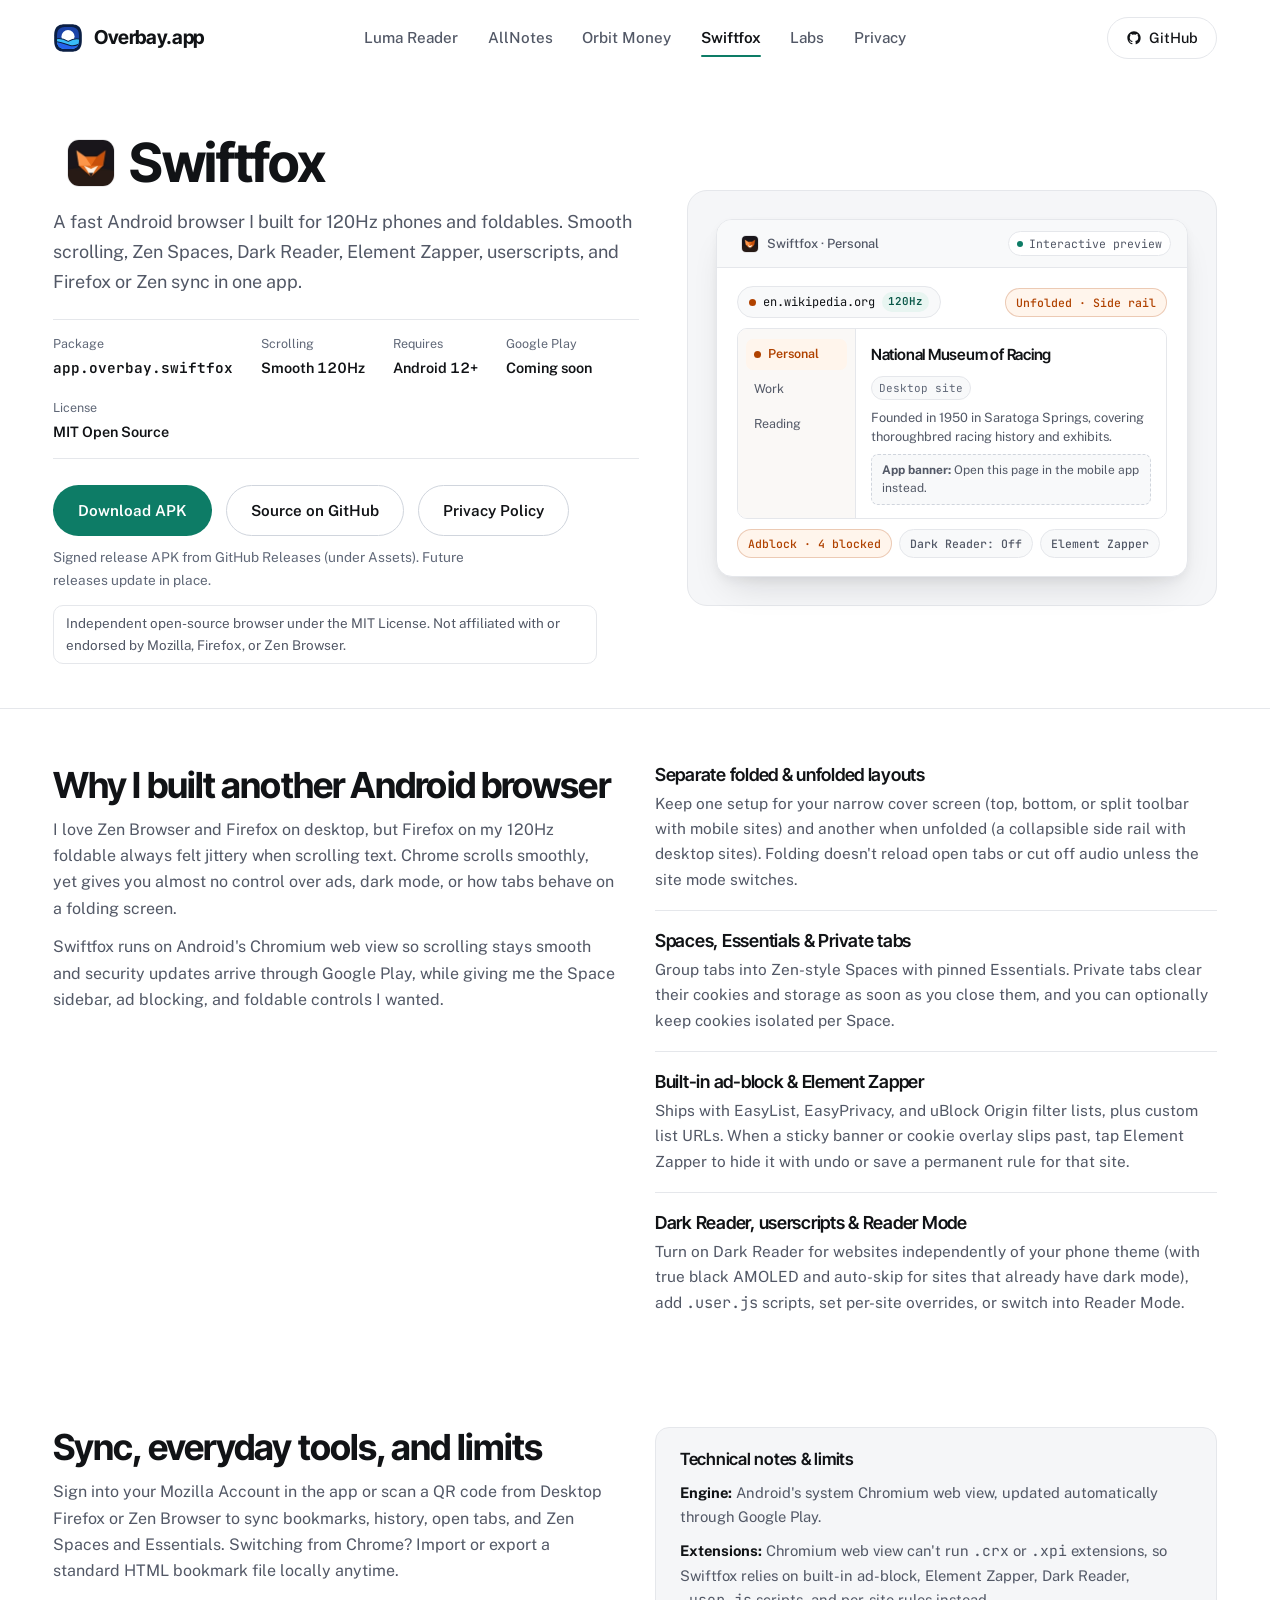
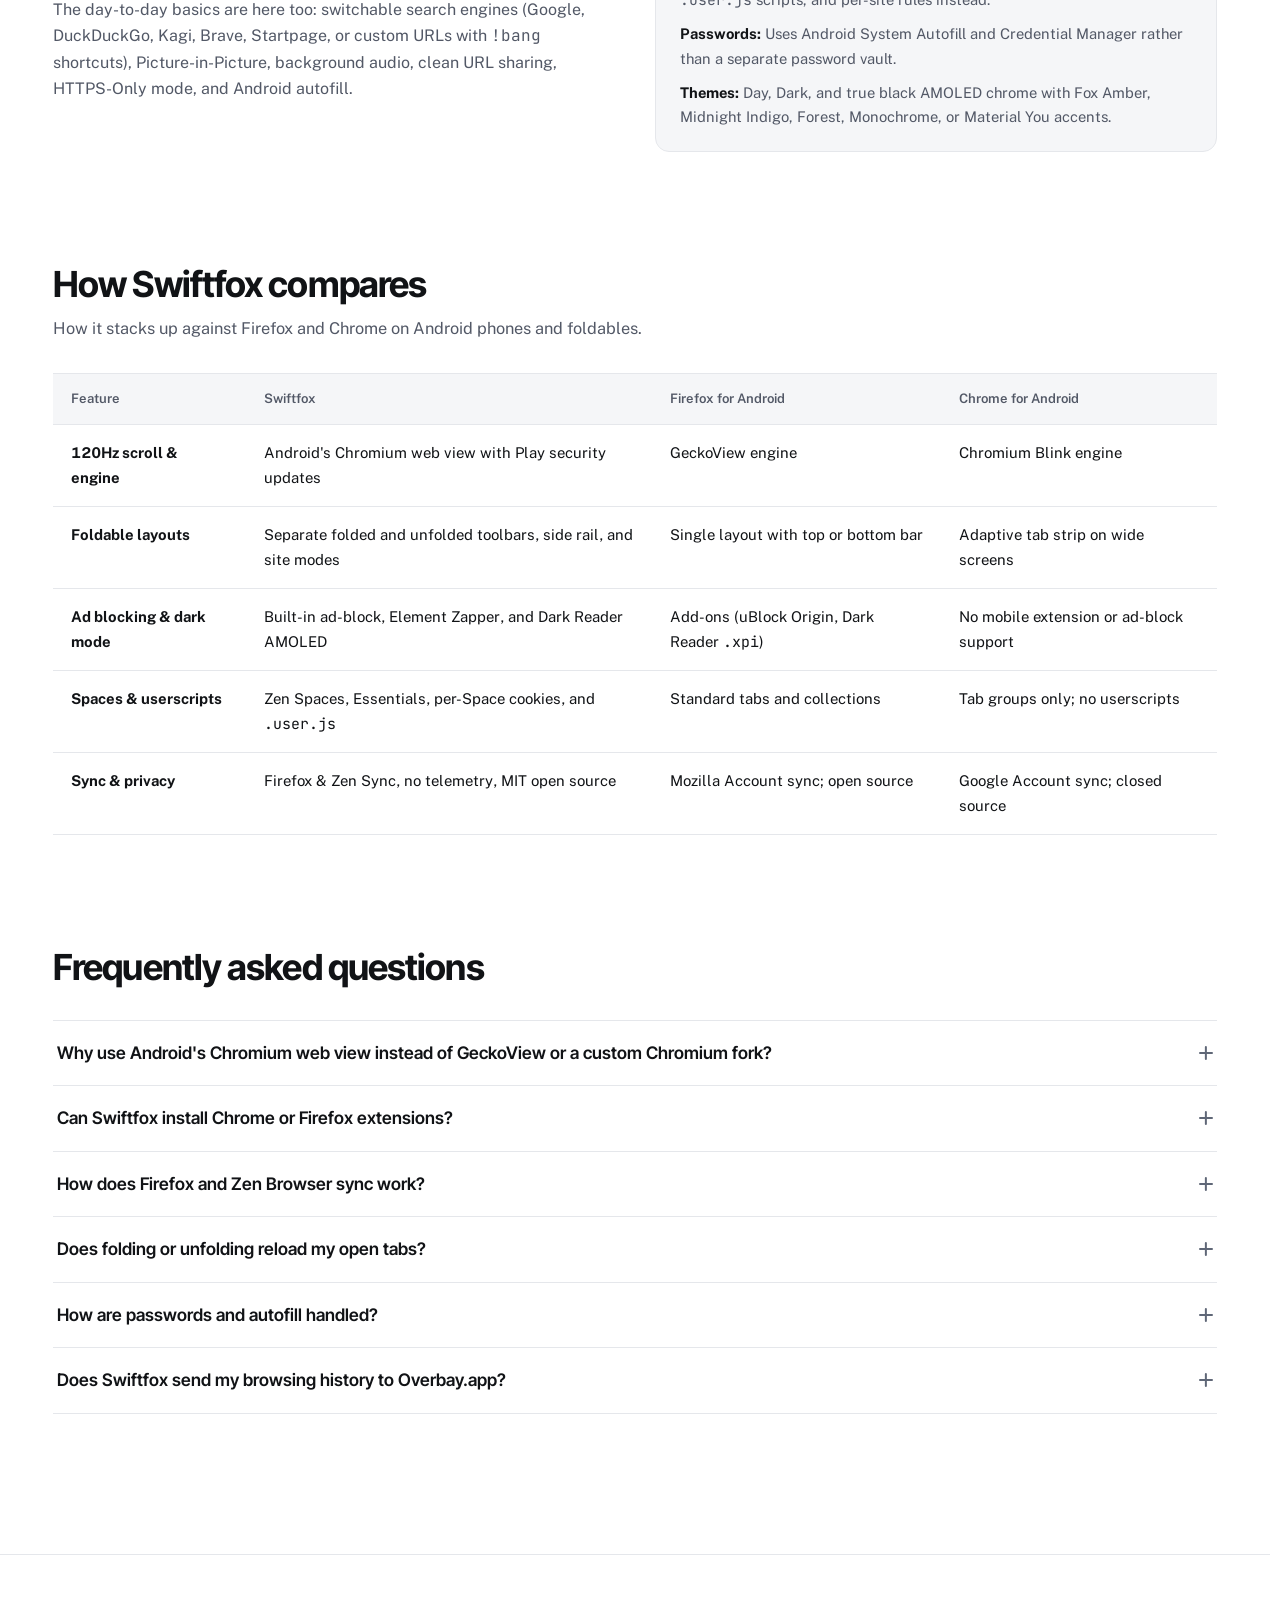
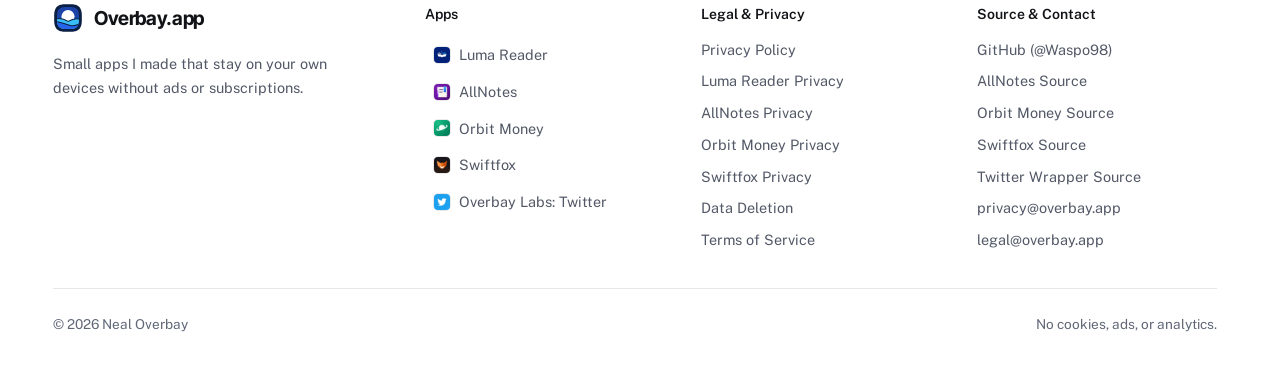
<file: swiftfox/index.html>
<!doctype html>
<html lang="en">
<head>
  <meta charset="utf-8">
  <meta name="viewport" content="width=device-width, initial-scale=1">
  <title>Swiftfox — 120Hz Android Browser with Ad Block, Dark Reader &amp; Firefox Sync | Overbay.app</title>
  <meta name="description" content="A free, open-source 120Hz Android browser for phones and foldables with built-in ad-block, Element Zapper, Dark Reader, userscripts, separate folded and unfolded layouts, and Firefox / Zen Browser sync.">
  <meta name="robots" content="index,follow">
  <link rel="canonical" href="https://overbay.app/swiftfox/">
  <meta property="og:type" content="website">
  <meta property="og:site_name" content="Overbay.app">
  <meta property="og:title" content="Swiftfox — 120Hz Android Browser with Ad Block, Dark Reader &amp; Firefox Sync">
  <meta property="og:description" content="A free, open-source 120Hz Android browser for phones and foldables with built-in ad-block, Element Zapper, Dark Reader, userscripts, and Firefox / Zen Sync.">
  <meta property="og:url" content="https://overbay.app/swiftfox/">
  <meta property="og:image" content="https://overbay.app/assets/brand/og-image.png">
  <meta property="og:image:width" content="1200">
  <meta property="og:image:height" content="630">
  <meta property="og:image:alt" content="Overbay.app — Swiftfox for Android">
  <meta name="twitter:card" content="summary_large_image">
  <meta name="twitter:title" content="Swiftfox — 120Hz Android Browser with Ad Block, Dark Reader &amp; Firefox Sync">
  <meta name="twitter:description" content="A free, open-source 120Hz Android browser for phones and foldables with built-in ad-block, Element Zapper, Dark Reader, userscripts, and Firefox / Zen Sync.">
  <meta name="twitter:image" content="https://overbay.app/assets/brand/og-image.png">
  <meta name="twitter:image:alt" content="Overbay.app — Swiftfox for Android">
  <link rel="icon" type="image/svg+xml" href="/assets/icons/swiftfox.svg?v=2">
  <link rel="icon" type="image/png" sizes="96x96" href="/assets/icons/swiftfox-favicon.png?v=2">
  <link rel="icon" href="/assets/icons/swiftfox-favicon.ico?v=2" sizes="16x16 32x32 48x48">
  <link rel="apple-touch-icon" sizes="180x180" href="/assets/icons/swiftfox-apple-touch-icon.png?v=2">
  <link rel="preload" href="/assets/fonts/inter-tight-latin.woff2" as="font" type="font/woff2" crossorigin>
  <link rel="preload" href="/assets/fonts/public-sans-latin.woff2" as="font" type="font/woff2" crossorigin>
  <link rel="stylesheet" href="/css/styles.css?v=6">
  <noscript><link rel="stylesheet" href="/css/noscript.css?v=3"></noscript>
  <script type="application/ld+json">
  {
    "@context": "https://schema.org",
    "@graph": [
      {
        "@type": ["SoftwareApplication", "SoftwareSourceCode"],
        "name": "Swiftfox",
        "description": "Free, MIT open-source 120Hz Android browser built on Android's Chromium web view with separate folded and unfolded layouts, Zen Spaces, built-in ad-block, Element Zapper, Dark Reader, .user.js userscripts, Reader Mode, and two-way Firefox and Zen Browser sync.",
        "applicationCategory": "BrowserApplication",
        "applicationSubCategory": "Web Browser",
        "operatingSystem": "Android 12+",
        "isAccessibleForFree": true,
        "license": "https://opensource.org/licenses/MIT",
        "identifier": "app.overbay.swiftfox",
        "url": "https://overbay.app/swiftfox/",
        "image": "https://overbay.app/assets/icons/swiftfox-512.png",
        "downloadUrl": "https://github.com/Waspo98/swiftfox/releases/latest",
        "codeRepository": "https://github.com/Waspo98/swiftfox",
        "featureList": [
          "Smooth 120Hz scrolling using Android's Chromium web view with automatic Google Play security updates",
          "Separate folded and unfolded layouts for toolbars and Mobile or Desktop site defaults",
          "Zen-style Spaces, pinned Essentials, Private tabs, and optional per-Space cookie containers",
          "Built-in ad-block supporting EasyList, uBlock Origin, and custom filter lists",
          "Element Zapper for hiding banners temporarily or saving permanent per-site rules",
          "Dark Reader web night mode (including true black AMOLED), .user.js userscripts, and Reader Mode",
          "Two-way Firefox and Zen Browser sync via Mozilla Accounts plus Chrome HTML bookmark import and export"
        ],
        "offers": {
          "@type": "Offer",
          "price": "0",
          "priceCurrency": "USD"
        },
        "publisher": {
          "@type": "Person",
          "name": "Neal Overbay",
          "url": "https://overbay.app/"
        }
      },
      {
        "@type": "BreadcrumbList",
        "itemListElement": [
          {
            "@type": "ListItem",
            "position": 1,
            "name": "Home",
            "item": "https://overbay.app/"
          },
          {
            "@type": "ListItem",
            "position": 2,
            "name": "Swiftfox",
            "item": "https://overbay.app/swiftfox/"
          }
        ]
      },
      {
        "@type": "FAQPage",
        "mainEntity": [
          {
            "@type": "Question",
            "name": "Why use Android's Chromium web view instead of GeckoView or a custom Chromium fork?",
            "acceptedAnswer": {
              "@type": "Answer",
              "text": "On 120Hz Android screens, GeckoView text scrolling often jitters compared to Chromium. Maintaining a full Chromium fork takes huge C++ builds and constant security patching. Using Android's built-in Chromium web view gives me smooth 120Hz scrolling and automatic Google Play security updates, so I can put my time into the browser UI, built-in ad-block, Dark Reader, and sync."
            }
          },
          {
            "@type": "Question",
            "name": "Can Swiftfox install Chrome or Firefox extensions?",
            "acceptedAnswer": {
              "@type": "Answer",
              "text": "No. Android's Chromium web view doesn't support .crx or .xpi browser extensions. That's why I built the tools I actually use straight into Swiftfox: built-in ad-block with uBlock Origin and EasyList filters, Element Zapper, Dark Reader, per-site rules, and .user.js userscripts."
            }
          },
          {
            "@type": "Question",
            "name": "How does Firefox and Zen Browser sync work?",
            "acceptedAnswer": {
              "@type": "Answer",
              "text": "Sign in with your Mozilla Account inside the app or scan a QR code from Desktop Firefox or Zen Browser. Swiftfox talks directly to Mozilla's sync servers to keep your bookmarks, history, open tabs, Zen Spaces, and Essentials up to date."
            }
          },
          {
            "@type": "Question",
            "name": "Does folding or unfolding reload my open tabs?",
            "acceptedAnswer": {
              "@type": "Answer",
              "text": "No, unless your folded and unfolded setups pick a different Mobile or Desktop mode for that site. Open tabs stay loaded and playing audio keeps going when you open or close your phone."
            }
          },
          {
            "@type": "Question",
            "name": "How are passwords and autofill handled?",
            "acceptedAnswer": {
              "@type": "Answer",
              "text": "Swiftfox hands logins and passkeys off to Android System Autofill and Credential Manager, so whatever password manager you already use just works."
            }
          },
          {
            "@type": "Question",
            "name": "Does Swiftfox send my browsing history to Overbay.app?",
            "acceptedAnswer": {
              "@type": "Answer",
              "text": "No. I don't run any Swiftfox servers or analytics. Your tabs, Spaces, history, and rules stay on your phone. If you turn on Mozilla Sync, your device talks directly to Mozilla's servers."
            }
          }
        ]
      }
    ]
  }
  </script>
</head>
<body>
  <a class="skip-link" href="#main">Skip to main content</a>

  <header class="site-header">
    <div class="container nav-bar">
      <a class="brand-link" href="/">
        <img class="brand-mark" src="/assets/brand/overbay-mark.svg" alt="" width="30" height="30">
        <span>Overbay.app</span>
      </a>
      <nav class="nav-menu" aria-label="Main navigation">
        <a href="/lumareader/">Luma Reader</a>
        <a href="/allnotes/">AllNotes</a>
        <a href="/orbitmoney/">Orbit Money</a>
        <a href="/swiftfox/" aria-current="page">Swiftfox</a>
        <a href="/labs/twitter/">Labs</a>
        <a href="/privacy/">Privacy</a>
      </nav>
      <div class="nav-actions">
        <a class="nav-pill-btn" href="https://github.com/Waspo98">
          <svg class="icon icon--sm icon--fill" viewBox="0 0 24 24" aria-hidden="true"><path d="M12 2C6.477 2 2 6.484 2 12.017c0 4.425 2.865 8.18 6.839 9.504.5.092.682-.217.682-.483 0-.237-.008-.868-.013-1.703-2.782.605-3.369-1.343-3.369-1.343-.454-1.158-1.11-1.466-1.11-1.466-.908-.62.069-.608.069-.608 1.003.07 1.53 1.032 1.53 1.032.892 1.53 2.341 1.088 2.91.832.092-.647.35-1.088.636-1.338-2.22-.253-4.555-1.113-4.555-4.951 0-1.093.39-1.988 1.029-2.688-.103-.253-.446-1.272.098-2.65 0 0 .84-.27 2.75 1.026A9.564 9.564 0 0 1 12 6.844a9.59 9.59 0 0 1 2.504.337c1.909-1.296 2.747-1.027 2.747-1.027.546 1.379.202 2.398.1 2.651.64.7 1.028 1.595 1.028 2.688 0 3.848-2.339 4.695-4.566 4.943.359.309.678.92.678 1.855 0 1.338-.012 2.419-.012 2.747 0 .268.18.58.688.482A10.02 10.02 0 0 0 22 12.017C22 6.484 17.522 2 12 2Z"/></svg>
          <span>GitHub</span>
        </a>
        <button class="nav-toggle" type="button" aria-label="Toggle navigation menu" aria-expanded="false" aria-controls="mobile-nav">
          <svg class="icon" viewBox="0 0 24 24" stroke-width="2" aria-hidden="true"><line x1="4" y1="7" x2="20" y2="7"/><line x1="4" y1="12" x2="20" y2="12"/><line x1="4" y1="17" x2="20" y2="17"/></svg>
        </button>
      </div>
    </div>
    <nav id="mobile-nav" class="mobile-drawer" aria-label="Mobile navigation">
      <ul>
        <li><a href="/lumareader/">Luma Reader</a></li>
        <li><a href="/allnotes/">AllNotes</a></li>
        <li><a href="/orbitmoney/">Orbit Money</a></li>
        <li><a href="/swiftfox/" aria-current="page">Swiftfox</a></li>
        <li><a href="/labs/twitter/">Overbay Labs (Twitter)</a></li>
        <li><a href="/privacy/">Privacy Policy</a></li>
        <li><a href="/data-deletion/">Data Deletion</a></li>
        <li><a href="/terms/">Terms of Service</a></li>
      </ul>
    </nav>
  </header>

  <main id="main">
    <section class="page-hero">
      <div class="container page-hero-grid">
        <div class="page-hero-copy">
          <div class="page-hero-title">
            <picture>
              <source srcset="/assets/icons/swiftfox-96.webp 1x, /assets/icons/swiftfox-192.webp 2x" type="image/webp">
              <img class="app-icon app-icon--lg" src="/assets/icons/swiftfox-96.png" srcset="/assets/icons/swiftfox-96.png 1x, /assets/icons/swiftfox-192.png 2x" alt="" width="48" height="48" decoding="async">
            </picture>
            <h1>Swiftfox</h1>
          </div>
          <p class="page-hero-lead">A fast Android browser I built for 120Hz phones and foldables. Smooth scrolling, Zen Spaces, Dark Reader, Element Zapper, userscripts, and Firefox or Zen sync in one app.</p>

          <dl class="spec-strip">
            <div><dt>Package</dt><dd><code>app.overbay.swiftfox</code></dd></div>
            <div><dt>Scrolling</dt><dd>Smooth 120Hz</dd></div>
            <div><dt>Requires</dt><dd>Android 12+</dd></div>
            <div><dt>Google Play</dt><dd>Coming soon</dd></div>
            <div><dt>License</dt><dd>MIT Open Source</dd></div>
          </dl>

          <!-- When live on Google Play, add alongside Download APK:
               <a class="btn btn--primary" href="https://play.google.com/store/apps/details?id=app.overbay.swiftfox">Get on Google Play</a> -->
          <div class="btn-row">
            <a class="btn btn--primary" href="https://github.com/Waspo98/swiftfox/releases/latest">Download APK</a>
            <a class="btn btn--outline" href="https://github.com/Waspo98/swiftfox">Source on GitHub</a>
            <a class="btn btn--outline" href="/privacy/swiftfox/">Privacy Policy</a>
          </div>
          <p class="apk-note">Signed release APK from GitHub Releases (under Assets). Future releases update in place.</p>
          <p class="disclaimer-note">Independent open-source browser under the MIT License. Not affiliated with or endorsed by Mozilla, Firefox, or Zen Browser.</p>
        </div>

        <div class="page-hero-stage" data-screenshot-slot="swiftfox-hero">
          <div class="ui-specimen">
            <div class="ui-specimen__bar">
              <span class="specimen-app-label">
                <picture>
                  <source srcset="/assets/icons/swiftfox-96.webp" type="image/webp">
                  <img class="app-icon app-icon--xs" src="/assets/icons/swiftfox-96.png" alt="" width="18" height="18" decoding="async">
                </picture>
                <span>Swiftfox · Personal</span>
              </span>
              <span class="ui-specimen__tag">Preview</span>
            </div>
            <div class="ui-specimen__body">
              <div class="swiftfox-mock-app">
                <div class="swiftfox-mock-bar">
                  <div class="swiftfox-mock-omnibox">
                    <span class="swiftfox-shield-dot" aria-hidden="true"></span>
                    <span class="swiftfox-domain">en.wikipedia.org</span>
                    <span class="swiftfox-hz-badge">120Hz</span>
                  </div>
                  <span class="swiftfox-posture-pill">Unfolded · Side rail</span>
                </div>
                <div class="swiftfox-mock-shell">
                  <aside class="swiftfox-mock-spaces" aria-label="Sample browser Spaces">
                    <div class="swiftfox-space-item is-active"><span class="swiftfox-space-dot" aria-hidden="true"></span>Personal</div>
                    <div class="swiftfox-space-item">Work</div>
                    <div class="swiftfox-space-item">Reading</div>
                  </aside>
                  <div class="swiftfox-mock-page">
                    <div class="swiftfox-mock-page-head">
                      <p class="specimen-title">National Museum of Racing</p>
                      <span class="swiftfox-mode-tag">Desktop site</span>
                    </div>
                    <p class="swiftfox-mock-excerpt">Founded in 1950 in Saratoga Springs, covering thoroughbred racing history and exhibits.</p>
                    <div class="swiftfox-mock-banner">
                      <strong>App banner:</strong> Open this page in the mobile app instead.
                    </div>
                  </div>
                </div>
                <div class="swiftfox-mock-controls">
                  <span class="swiftfox-ctrl-chip is-on" data-sf-action="adblock">Adblock · 4 blocked</span>
                  <span class="swiftfox-ctrl-chip" data-sf-action="darkreader">Dark Reader: Off</span>
                  <span class="swiftfox-ctrl-chip" data-sf-action="zapper">Element Zapper</span>
                </div>
              </div>
            </div>
          </div>
        </div>
      </div>
    </section>

    <section class="section" aria-labelledby="swiftfox-why">
      <div class="container two-col-split">
        <div>
          <h2 id="swiftfox-why">Why I built another Android browser</h2>
          <p>I love Zen Browser and Firefox on desktop, but Firefox on my 120Hz foldable always felt jittery when scrolling text. Chrome scrolls smoothly, yet gives you almost no control over ads, dark mode, or how tabs behave on a folding screen.</p>
          <p>Swiftfox runs on Android's Chromium web view so scrolling stays smooth and security updates arrive through Google Play, while giving me the Space sidebar, ad blocking, and foldable controls I wanted.</p>
        </div>

        <ul class="detail-list">
          <li>
            <h3>Separate folded &amp; unfolded layouts</h3>
            <p>Keep one setup for your narrow cover screen (top, bottom, or split toolbar with mobile sites) and another when unfolded (a collapsible side rail with desktop sites). Folding doesn't reload open tabs or cut off audio unless the site mode switches.</p>
          </li>
          <li>
            <h3>Spaces, Essentials &amp; Private tabs</h3>
            <p>Group tabs into Zen-style Spaces with pinned Essentials. Private tabs clear their cookies and storage as soon as you close them, and you can optionally keep cookies isolated per Space.</p>
          </li>
          <li>
            <h3>Built-in ad-block &amp; Element Zapper</h3>
            <p>Ships with EasyList, EasyPrivacy, and uBlock Origin filter lists, plus custom list URLs. When a sticky banner or cookie overlay slips past, tap Element Zapper to hide it with undo or save a permanent rule for that site.</p>
          </li>
          <li>
            <h3>Dark Reader, userscripts &amp; Reader Mode</h3>
            <p>Turn on Dark Reader for websites independently of your phone theme (with true black AMOLED and auto-skip for sites that already have dark mode), add <code>.user.js</code> scripts, set per-site overrides, or switch into Reader Mode.</p>
          </li>
        </ul>
      </div>
    </section>

    <section class="section" aria-labelledby="swiftfox-sync">
      <div class="container two-col-split">
        <div>
          <h2 id="swiftfox-sync">Sync, everyday tools, and limits</h2>
          <p>Sign into your Mozilla Account in the app or scan a QR code from Desktop Firefox or Zen Browser to sync bookmarks, history, open tabs, and Zen Spaces and Essentials. Switching from Chrome? Import or export a standard HTML bookmark file locally anytime.</p>
          <p>The day-to-day basics are here too: switchable search engines (Google, DuckDuckGo, Kagi, Brave, Startpage, or custom URLs with <code>!bang</code> shortcuts), Picture-in-Picture, background audio, clean URL sharing, HTTPS-Only mode, and Android autofill.</p>
        </div>

        <div class="spec-note-card">
          <h3>Technical notes &amp; limits</h3>
          <ul class="spec-note-list">
            <li><strong>Engine:</strong> Android's system Chromium web view, updated automatically through Google Play.</li>
            <li><strong>Extensions:</strong> Chromium web view can't run <code>.crx</code> or <code>.xpi</code> extensions, so Swiftfox relies on built-in ad-block, Element Zapper, Dark Reader, <code>.user.js</code> scripts, and per-site rules instead.</li>
            <li><strong>Passwords:</strong> Uses Android System Autofill and Credential Manager rather than a separate password vault.</li>
            <li><strong>Themes:</strong> Day, Dark, and true black AMOLED chrome with Fox Amber, Midnight Indigo, Forest, Monochrome, or Material You accents.</li>
          </ul>
        </div>
      </div>
    </section>

    <section class="section" aria-labelledby="swiftfox-compare">
      <div class="container">
        <div class="section-header">
          <h2 id="swiftfox-compare">How Swiftfox compares</h2>
          <p>How it stacks up against Firefox and Chrome on Android phones and foldables.</p>
        </div>

        <div class="table-wrap">
          <table class="spec-table">
            <thead>
              <tr>
                <th>Feature</th>
                <th>Swiftfox</th>
                <th>Firefox for Android</th>
                <th>Chrome for Android</th>
              </tr>
            </thead>
            <tbody>
              <tr>
                <td data-label="Feature"><strong>120Hz scroll &amp; engine</strong></td>
                <td data-label="Swiftfox">Android's Chromium web view with Play security updates</td>
                <td data-label="Firefox for Android">GeckoView engine</td>
                <td data-label="Chrome for Android">Chromium Blink engine</td>
              </tr>
              <tr>
                <td data-label="Feature"><strong>Foldable layouts</strong></td>
                <td data-label="Swiftfox">Separate folded and unfolded toolbars, side rail, and site modes</td>
                <td data-label="Firefox for Android">Single layout with top or bottom bar</td>
                <td data-label="Chrome for Android">Adaptive tab strip on wide screens</td>
              </tr>
              <tr>
                <td data-label="Feature"><strong>Ad blocking &amp; dark mode</strong></td>
                <td data-label="Swiftfox">Built-in ad-block, Element Zapper, and Dark Reader AMOLED</td>
                <td data-label="Firefox for Android">Add-ons (uBlock Origin, Dark Reader <code>.xpi</code>)</td>
                <td data-label="Chrome for Android">No mobile extension or ad-block support</td>
              </tr>
              <tr>
                <td data-label="Feature"><strong>Spaces &amp; userscripts</strong></td>
                <td data-label="Swiftfox">Zen Spaces, Essentials, per-Space cookies, and <code>.user.js</code></td>
                <td data-label="Firefox for Android">Standard tabs and collections</td>
                <td data-label="Chrome for Android">Tab groups only; no userscripts</td>
              </tr>
              <tr>
                <td data-label="Feature"><strong>Sync &amp; privacy</strong></td>
                <td data-label="Swiftfox">Firefox &amp; Zen Sync, no telemetry, MIT open source</td>
                <td data-label="Firefox for Android">Mozilla Account sync; open source</td>
                <td data-label="Chrome for Android">Google Account sync; closed source</td>
              </tr>
            </tbody>
          </table>
        </div>
      </div>
    </section>

    <section class="section" aria-labelledby="swiftfox-faq">
      <div class="container">
        <div class="section-header">
          <h2 id="swiftfox-faq">Frequently asked questions</h2>
        </div>
        <div class="faq-list">
          <details class="faq-item">
            <summary>Why use Android's Chromium web view instead of GeckoView or a custom Chromium fork?</summary>
            <p>On 120Hz Android screens, GeckoView text scrolling often jitters compared to Chromium. Maintaining a full Chromium fork takes huge C++ builds and constant security patching. Using Android's built-in Chromium web view gives me smooth 120Hz scrolling and automatic Google Play security updates, so I can put my time into the browser UI, built-in ad-block, Dark Reader, and sync.</p>
          </details>
          <details class="faq-item">
            <summary>Can Swiftfox install Chrome or Firefox extensions?</summary>
            <p>No. Android's Chromium web view doesn't support <code>.crx</code> or <code>.xpi</code> browser extensions. That's why I built the tools I actually use straight into Swiftfox: built-in ad-block with uBlock Origin and EasyList filters, Element Zapper, Dark Reader, per-site rules, and <code>.user.js</code> userscripts.</p>
          </details>
          <details class="faq-item">
            <summary>How does Firefox and Zen Browser sync work?</summary>
            <p>Sign in with your Mozilla Account inside the app or scan a QR code from Desktop Firefox or Zen Browser. Swiftfox talks directly to Mozilla's sync servers to keep your bookmarks, history, open tabs, Zen Spaces, and Essentials up to date.</p>
          </details>
          <details class="faq-item">
            <summary>Does folding or unfolding reload my open tabs?</summary>
            <p>No, unless your folded and unfolded setups pick a different Mobile or Desktop mode for that site. Open tabs stay loaded and playing audio keeps going when you open or close your phone.</p>
          </details>
          <details class="faq-item">
            <summary>How are passwords and autofill handled?</summary>
            <p>Swiftfox hands logins and passkeys off to Android System Autofill and Credential Manager, so whatever password manager you already use just works.</p>
          </details>
          <details class="faq-item">
            <summary>Does Swiftfox send my browsing history to Overbay.app?</summary>
            <p>No. I don't run any Swiftfox servers or analytics. Your tabs, Spaces, history, and rules stay on your phone. If you turn on Mozilla Sync, your device talks directly to Mozilla's servers.</p>
          </details>
        </div>
      </div>
    </section>
  </main>

  <footer class="site-footer">
    <div class="container">
      <div class="footer-grid">
        <div class="footer-brand">
          <a class="brand-link" href="/">
            <img class="brand-mark" src="/assets/brand/overbay-mark.svg" alt="" width="30" height="30">
            <span>Overbay.app</span>
          </a>
          <p>Small apps I made that stay on your own devices without ads or subscriptions.</p>
        </div>
        <div class="footer-col">
          <p class="footer-heading">Apps</p>
          <ul>
            <li><a href="/lumareader/"><picture><source srcset="/assets/icons/lumareader-96.webp" type="image/webp"><img class="app-icon app-icon--xs" src="/assets/icons/lumareader-96.png" alt="" width="18" height="18" loading="lazy" decoding="async"></picture><span>Luma Reader</span></a></li>
            <li><a href="/allnotes/"><picture><source srcset="/assets/icons/allnotes-96.webp" type="image/webp"><img class="app-icon app-icon--xs" src="/assets/icons/allnotes-96.png" alt="" width="18" height="18" loading="lazy" decoding="async"></picture><span>AllNotes</span></a></li>
            <li><a href="/orbitmoney/"><picture><source srcset="/assets/icons/orbitmoney-96.webp" type="image/webp"><img class="app-icon app-icon--xs" src="/assets/icons/orbitmoney-96.png" alt="" width="18" height="18" loading="lazy" decoding="async"></picture><span>Orbit Money</span></a></li>
            <li><a href="/swiftfox/"><picture><source srcset="/assets/icons/swiftfox-96.webp" type="image/webp"><img class="app-icon app-icon--xs" src="/assets/icons/swiftfox-96.png" alt="" width="18" height="18" loading="lazy" decoding="async"></picture><span>Swiftfox</span></a></li>
            <li><a href="/labs/twitter/"><picture><source srcset="/assets/icons/twitter-96.webp" type="image/webp"><img class="app-icon app-icon--xs" src="/assets/icons/twitter-96.png" alt="" width="18" height="18" loading="lazy" decoding="async"></picture><span>Overbay Labs: Twitter</span></a></li>
          </ul>
        </div>
        <div class="footer-col">
          <p class="footer-heading">Legal &amp; Privacy</p>
          <ul>
            <li><a href="/privacy/">Privacy Policy</a></li>
            <li><a href="/privacy/lumareader/">Luma Reader Privacy</a></li>
            <li><a href="/privacy/allnotes/">AllNotes Privacy</a></li>
            <li><a href="/privacy/orbitmoney/">Orbit Money Privacy</a></li>
            <li><a href="/privacy/swiftfox/">Swiftfox Privacy</a></li>
            <li><a href="/data-deletion/">Data Deletion</a></li>
            <li><a href="/terms/">Terms of Service</a></li>
          </ul>
        </div>
        <div class="footer-col">
          <p class="footer-heading">Source &amp; Contact</p>
          <ul>
            <li><a href="https://github.com/Waspo98">GitHub (@Waspo98)</a></li>
            <li><a href="https://github.com/Waspo98/allnotes">AllNotes Source</a></li>
            <li><a href="https://github.com/Waspo98/Orbit-Money">Orbit Money Source</a></li>
            <li><a href="https://github.com/Waspo98/swiftfox">Swiftfox Source</a></li>
            <li><a href="https://github.com/Waspo98/overbay-twitter">Twitter Wrapper Source</a></li>
            <li><a href="mailto:privacy@overbay.app">privacy@overbay.app</a></li>
            <li><a href="mailto:legal@overbay.app">legal@overbay.app</a></li>
          </ul>
        </div>
      </div>
      <div class="footer-bottom">
        <span>&copy; 2026 Neal Overbay</span>
        <span>No cookies, ads, or analytics.</span>
      </div>
    </div>
  </footer>

  <script src="/js/main.js?v=5" defer></script>
</body>
</html>
</file>
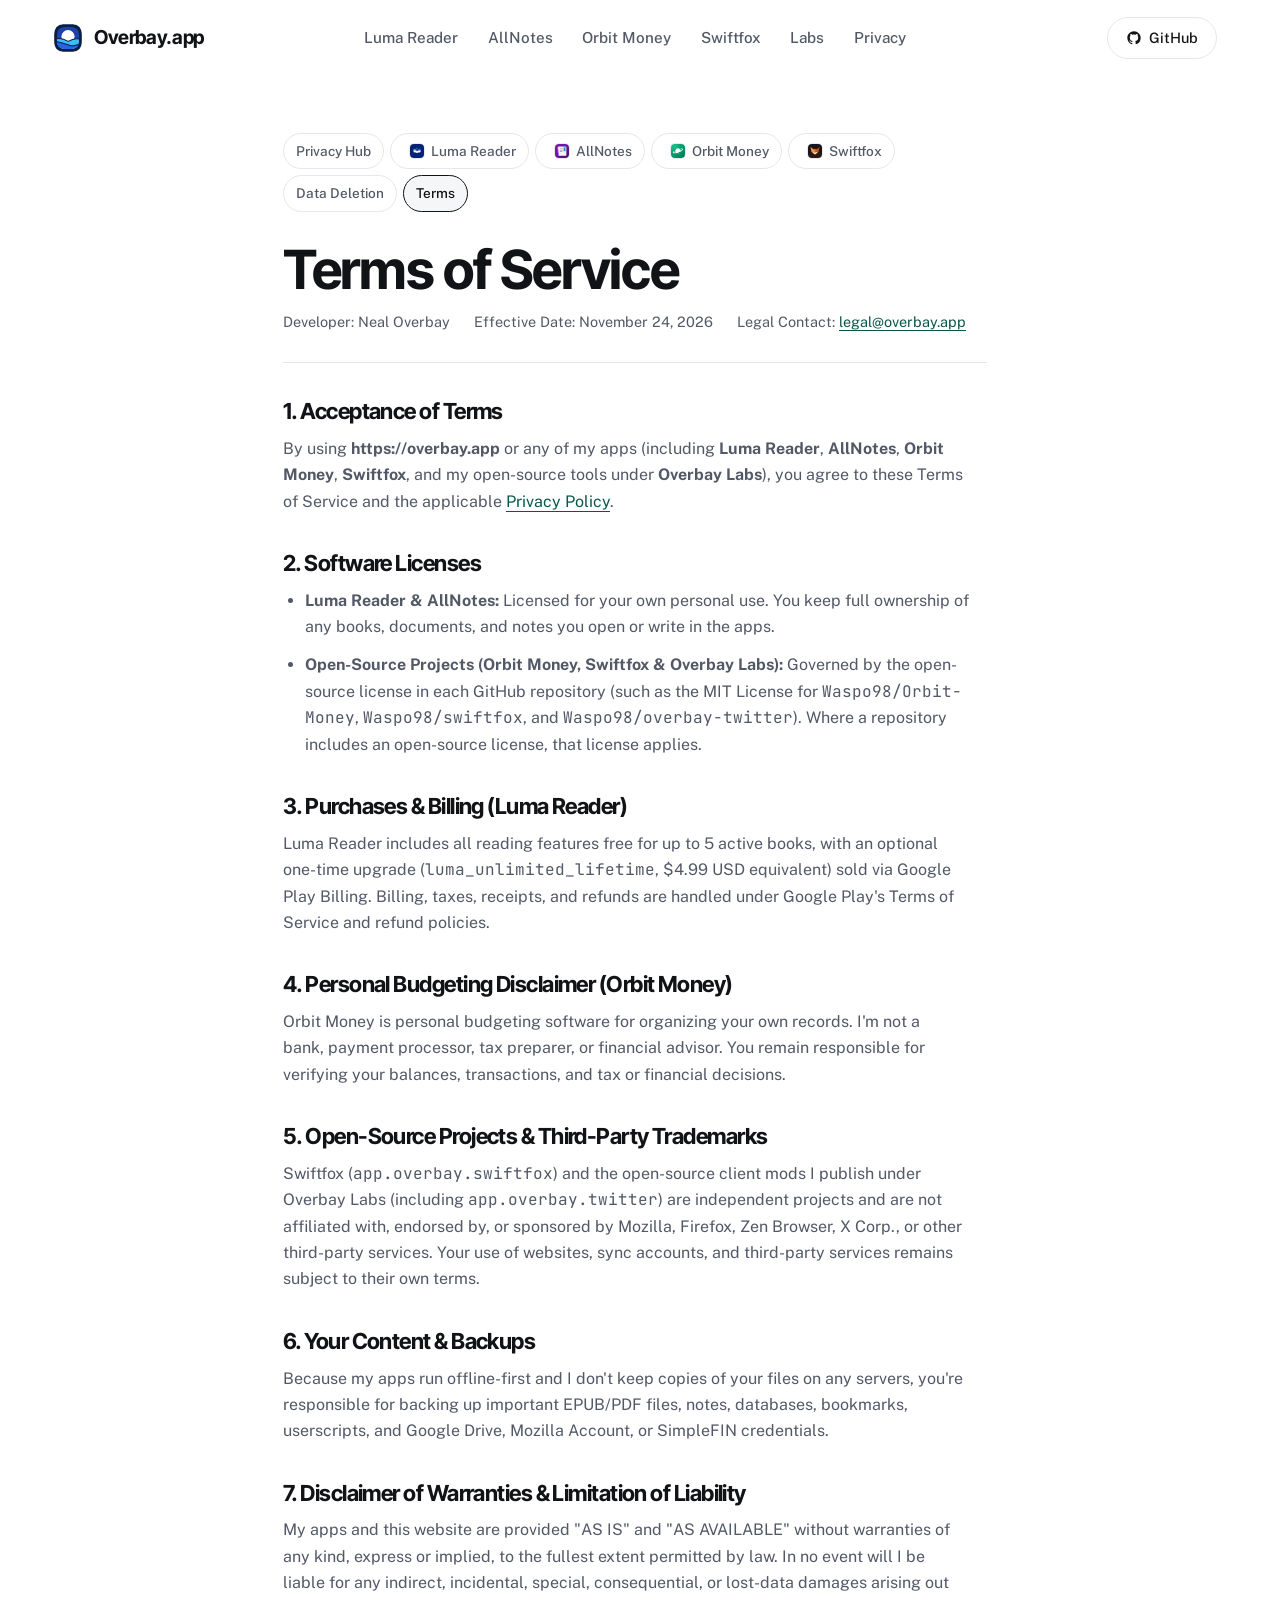
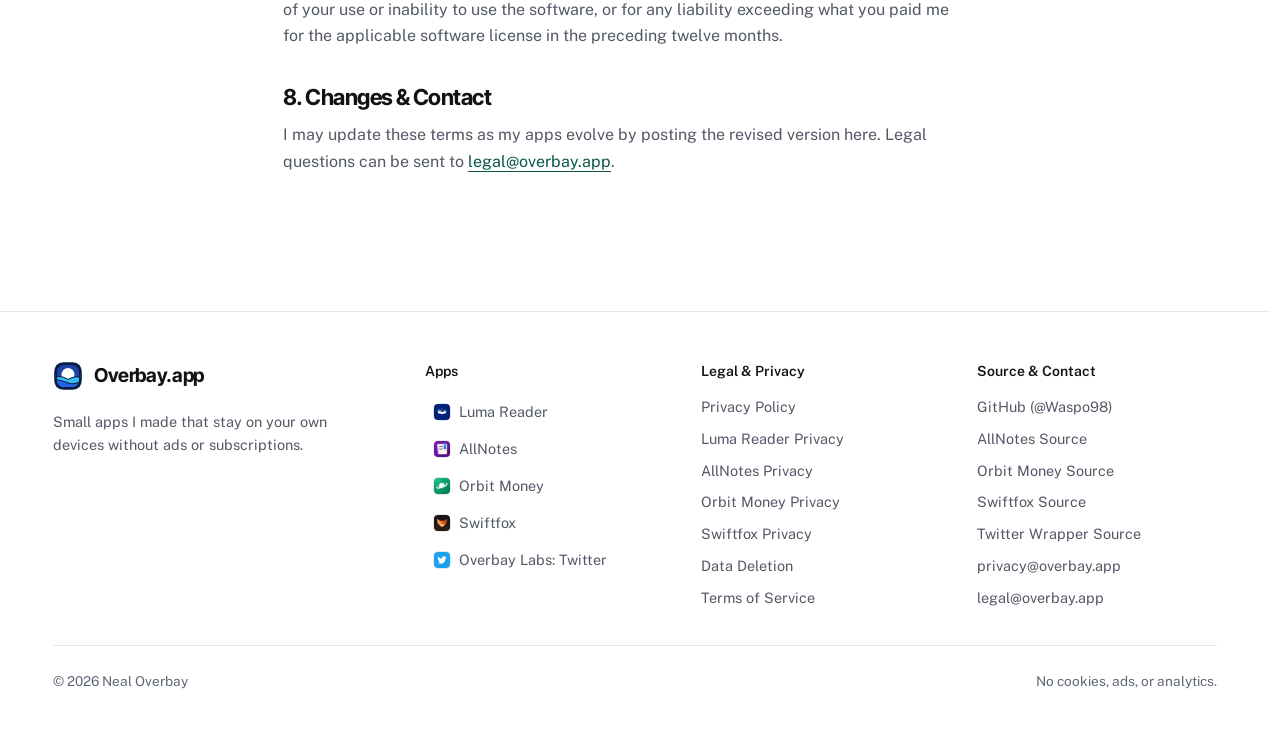
<file: terms/index.html>
<!doctype html>
<html lang="en">
<head>
  <meta charset="utf-8">
  <meta name="viewport" content="width=device-width, initial-scale=1">
  <title>Terms of Service — Overbay.app</title>
  <meta name="description" content="Terms of Service for overbay.app, Luma Reader, AllNotes, Orbit Money, Swiftfox, and Overbay Labs open-source releases.">
  <meta name="robots" content="index,follow">
  <link rel="canonical" href="https://overbay.app/terms/">
  <meta property="og:type" content="website">
  <meta property="og:site_name" content="Overbay.app">
  <meta property="og:title" content="Terms of Service — Overbay.app">
  <meta property="og:description" content="Terms of Service for overbay.app, Luma Reader, AllNotes, Orbit Money, Swiftfox, and Overbay Labs open-source releases.">
  <meta property="og:url" content="https://overbay.app/terms/">
  <meta property="og:image" content="https://overbay.app/assets/brand/og-image.png">
  <meta property="og:image:width" content="1200">
  <meta property="og:image:height" content="630">
  <meta property="og:image:alt" content="Overbay.app — Terms of Service">
  <meta name="twitter:card" content="summary_large_image">
  <meta name="twitter:title" content="Terms of Service — Overbay.app">
  <meta name="twitter:description" content="Terms of Service for overbay.app, Luma Reader, AllNotes, Orbit Money, Swiftfox, and Overbay Labs open-source releases.">
  <meta name="twitter:image" content="https://overbay.app/assets/brand/og-image.png">
  <meta name="twitter:image:alt" content="Overbay.app — Terms of Service">
  <link rel="icon" type="image/svg+xml" href="/assets/brand/favicon.svg?v=2">
  <link rel="icon" type="image/png" sizes="96x96" href="/assets/brand/favicon-96.png?v=2">
  <link rel="icon" href="/assets/brand/favicon.ico?v=2" sizes="16x16 32x32 48x48">
  <link rel="apple-touch-icon" sizes="180x180" href="/assets/brand/apple-touch-icon.png?v=2">
  <link rel="preload" href="/assets/fonts/inter-tight-latin.woff2" as="font" type="font/woff2" crossorigin>
  <link rel="preload" href="/assets/fonts/public-sans-latin.woff2" as="font" type="font/woff2" crossorigin>
  <link rel="stylesheet" href="/css/styles.css?v=6">
  <noscript><link rel="stylesheet" href="/css/noscript.css?v=3"></noscript>
</head>
<body>
  <a class="skip-link" href="#main">Skip to main content</a>

  <header class="site-header">
    <div class="container nav-bar">
      <a class="brand-link" href="/">
        <img class="brand-mark" src="/assets/brand/overbay-mark.svg" alt="" width="30" height="30">
        <span>Overbay.app</span>
      </a>
      <nav class="nav-menu" aria-label="Main navigation">
        <a href="/lumareader/">Luma Reader</a>
        <a href="/allnotes/">AllNotes</a>
        <a href="/orbitmoney/">Orbit Money</a>
        <a href="/swiftfox/">Swiftfox</a>
        <a href="/labs/twitter/">Labs</a>
        <a href="/privacy/">Privacy</a>
      </nav>
      <div class="nav-actions">
        <a class="nav-pill-btn" href="https://github.com/Waspo98">
          <svg class="icon icon--sm icon--fill" viewBox="0 0 24 24" aria-hidden="true"><path d="M12 2C6.477 2 2 6.484 2 12.017c0 4.425 2.865 8.18 6.839 9.504.5.092.682-.217.682-.483 0-.237-.008-.868-.013-1.703-2.782.605-3.369-1.343-3.369-1.343-.454-1.158-1.11-1.466-1.11-1.466-.908-.62.069-.608.069-.608 1.003.07 1.53 1.032 1.53 1.032.892 1.53 2.341 1.088 2.91.832.092-.647.35-1.088.636-1.338-2.22-.253-4.555-1.113-4.555-4.951 0-1.093.39-1.988 1.029-2.688-.103-.253-.446-1.272.098-2.65 0 0 .84-.27 2.75 1.026A9.564 9.564 0 0 1 12 6.844a9.59 9.59 0 0 1 2.504.337c1.909-1.296 2.747-1.027 2.747-1.027.546 1.379.202 2.398.1 2.651.64.7 1.028 1.595 1.028 2.688 0 3.848-2.339 4.695-4.566 4.943.359.309.678.92.678 1.855 0 1.338-.012 2.419-.012 2.747 0 .268.18.58.688.482A10.02 10.02 0 0 0 22 12.017C22 6.484 17.522 2 12 2Z"/></svg>
          <span>GitHub</span>
        </a>
        <button class="nav-toggle" type="button" aria-label="Toggle navigation menu" aria-expanded="false" aria-controls="mobile-nav">
          <svg class="icon" viewBox="0 0 24 24" stroke-width="2" aria-hidden="true"><line x1="4" y1="7" x2="20" y2="7"/><line x1="4" y1="12" x2="20" y2="12"/><line x1="4" y1="17" x2="20" y2="17"/></svg>
        </button>
      </div>
    </div>
    <nav id="mobile-nav" class="mobile-drawer" aria-label="Mobile navigation">
      <ul>
        <li><a href="/lumareader/">Luma Reader</a></li>
        <li><a href="/allnotes/">AllNotes</a></li>
        <li><a href="/orbitmoney/">Orbit Money</a></li>
        <li><a href="/swiftfox/">Swiftfox</a></li>
        <li><a href="/labs/twitter/">Overbay Labs (Twitter)</a></li>
        <li><a href="/privacy/">Privacy Policy</a></li>
        <li><a href="/data-deletion/">Data Deletion</a></li>
        <li><a href="/terms/" aria-current="page">Terms of Service</a></li>
      </ul>
    </nav>
  </header>

  <main id="main" class="legal-main">
    <div class="container container--narrow">
      <nav class="legal-nav-pills" aria-label="Privacy and legal documents">
        <a href="/privacy/">Privacy Hub</a>
        <a href="/privacy/lumareader/"><picture><source srcset="/assets/icons/lumareader-96.webp" type="image/webp"><img class="app-icon app-icon--xs" src="/assets/icons/lumareader-96.png" alt="" width="16" height="16" decoding="async"></picture><span>Luma Reader</span></a>
        <a href="/privacy/allnotes/"><picture><source srcset="/assets/icons/allnotes-96.webp" type="image/webp"><img class="app-icon app-icon--xs" src="/assets/icons/allnotes-96.png" alt="" width="16" height="16" decoding="async"></picture><span>AllNotes</span></a>
        <a href="/privacy/orbitmoney/"><picture><source srcset="/assets/icons/orbitmoney-96.webp" type="image/webp"><img class="app-icon app-icon--xs" src="/assets/icons/orbitmoney-96.png" alt="" width="16" height="16" decoding="async"></picture><span>Orbit Money</span></a>
        <a href="/privacy/swiftfox/"><picture><source srcset="/assets/icons/swiftfox-96.webp" type="image/webp"><img class="app-icon app-icon--xs" src="/assets/icons/swiftfox-96.png" alt="" width="16" height="16" decoding="async"></picture><span>Swiftfox</span></a>
        <a href="/data-deletion/">Data Deletion</a>
        <a href="/terms/" aria-current="page">Terms</a>
      </nav>

      <header class="legal-header">
        <h1>Terms of Service</h1>
        <div class="legal-meta">
          <span>Developer: Neal Overbay</span>
          <span>Effective Date: November 24, 2026</span>
          <span>Legal Contact: <a href="mailto:legal@overbay.app">legal@overbay.app</a></span>
        </div>
      </header>

      <h2>1. Acceptance of Terms</h2>
      <p>By using <strong>https://overbay.app</strong> or any of my apps (including <strong>Luma Reader</strong>, <strong>AllNotes</strong>, <strong>Orbit Money</strong>, <strong>Swiftfox</strong>, and my open-source tools under <strong>Overbay Labs</strong>), you agree to these Terms of Service and the applicable <a href="/privacy/">Privacy Policy</a>.</p>

      <h2>2. Software Licenses</h2>
      <ul>
        <li><strong>Luma Reader &amp; AllNotes:</strong> Licensed for your own personal use. You keep full ownership of any books, documents, and notes you open or write in the apps.</li>
        <li><strong>Open-Source Projects (Orbit Money, Swiftfox &amp; Overbay Labs):</strong> Governed by the open-source license in each GitHub repository (such as the MIT License for <code>Waspo98/Orbit-Money</code>, <code>Waspo98/swiftfox</code>, and <code>Waspo98/overbay-twitter</code>). Where a repository includes an open-source license, that license applies.</li>
      </ul>

      <h2>3. Purchases &amp; Billing (Luma Reader)</h2>
      <p>Luma Reader includes all reading features free for up to 5 active books, with an optional one-time upgrade (<code>luma_unlimited_lifetime</code>, $4.99 USD equivalent) sold via Google Play Billing. Billing, taxes, receipts, and refunds are handled under Google Play's Terms of Service and refund policies.</p>

      <h2>4. Personal Budgeting Disclaimer (Orbit Money)</h2>
      <p>Orbit Money is personal budgeting software for organizing your own records. I'm not a bank, payment processor, tax preparer, or financial advisor. You remain responsible for verifying your balances, transactions, and tax or financial decisions.</p>

      <h2>5. Open-Source Projects &amp; Third-Party Trademarks</h2>
      <p>Swiftfox (<code>app.overbay.swiftfox</code>) and the open-source client mods I publish under Overbay Labs (including <code>app.overbay.twitter</code>) are independent projects and are not affiliated with, endorsed by, or sponsored by Mozilla, Firefox, Zen Browser, X Corp., or other third-party services. Your use of websites, sync accounts, and third-party services remains subject to their own terms.</p>

      <h2>6. Your Content &amp; Backups</h2>
      <p>Because my apps run offline-first and I don't keep copies of your files on any servers, you're responsible for backing up important EPUB/PDF files, notes, databases, bookmarks, userscripts, and Google Drive, Mozilla Account, or SimpleFIN credentials.</p>

      <h2>7. Disclaimer of Warranties &amp; Limitation of Liability</h2>
      <p>My apps and this website are provided "AS IS" and "AS AVAILABLE" without warranties of any kind, express or implied, to the fullest extent permitted by law. In no event will I be liable for any indirect, incidental, special, consequential, or lost-data damages arising out of your use or inability to use the software, or for any liability exceeding what you paid me for the applicable software license in the preceding twelve months.</p>

      <h2>8. Changes &amp; Contact</h2>
      <p>I may update these terms as my apps evolve by posting the revised version here. Legal questions can be sent to <a href="mailto:legal@overbay.app">legal@overbay.app</a>.</p>
    </div>
  </main>

  <footer class="site-footer">
    <div class="container">
      <div class="footer-grid">
        <div class="footer-brand">
          <a class="brand-link" href="/">
            <img class="brand-mark" src="/assets/brand/overbay-mark.svg" alt="" width="30" height="30">
            <span>Overbay.app</span>
          </a>
          <p>Small apps I made that stay on your own devices without ads or subscriptions.</p>
        </div>
        <div class="footer-col">
          <p class="footer-heading">Apps</p>
          <ul>
            <li><a href="/lumareader/"><picture><source srcset="/assets/icons/lumareader-96.webp" type="image/webp"><img class="app-icon app-icon--xs" src="/assets/icons/lumareader-96.png" alt="" width="18" height="18" loading="lazy" decoding="async"></picture><span>Luma Reader</span></a></li>
            <li><a href="/allnotes/"><picture><source srcset="/assets/icons/allnotes-96.webp" type="image/webp"><img class="app-icon app-icon--xs" src="/assets/icons/allnotes-96.png" alt="" width="18" height="18" loading="lazy" decoding="async"></picture><span>AllNotes</span></a></li>
            <li><a href="/orbitmoney/"><picture><source srcset="/assets/icons/orbitmoney-96.webp" type="image/webp"><img class="app-icon app-icon--xs" src="/assets/icons/orbitmoney-96.png" alt="" width="18" height="18" loading="lazy" decoding="async"></picture><span>Orbit Money</span></a></li>
            <li><a href="/swiftfox/"><picture><source srcset="/assets/icons/swiftfox-96.webp" type="image/webp"><img class="app-icon app-icon--xs" src="/assets/icons/swiftfox-96.png" alt="" width="18" height="18" loading="lazy" decoding="async"></picture><span>Swiftfox</span></a></li>
            <li><a href="/labs/twitter/"><picture><source srcset="/assets/icons/twitter-96.webp" type="image/webp"><img class="app-icon app-icon--xs" src="/assets/icons/twitter-96.png" alt="" width="18" height="18" loading="lazy" decoding="async"></picture><span>Overbay Labs: Twitter</span></a></li>
          </ul>
        </div>
        <div class="footer-col">
          <p class="footer-heading">Legal &amp; Privacy</p>
          <ul>
            <li><a href="/privacy/">Privacy Policy</a></li>
            <li><a href="/privacy/lumareader/">Luma Reader Privacy</a></li>
            <li><a href="/privacy/allnotes/">AllNotes Privacy</a></li>
            <li><a href="/privacy/orbitmoney/">Orbit Money Privacy</a></li>
            <li><a href="/privacy/swiftfox/">Swiftfox Privacy</a></li>
            <li><a href="/data-deletion/">Data Deletion</a></li>
            <li><a href="/terms/">Terms of Service</a></li>
          </ul>
        </div>
        <div class="footer-col">
          <p class="footer-heading">Source &amp; Contact</p>
          <ul>
            <li><a href="https://github.com/Waspo98">GitHub (@Waspo98)</a></li>
            <li><a href="https://github.com/Waspo98/allnotes">AllNotes Source</a></li>
            <li><a href="https://github.com/Waspo98/Orbit-Money">Orbit Money Source</a></li>
            <li><a href="https://github.com/Waspo98/swiftfox">Swiftfox Source</a></li>
            <li><a href="https://github.com/Waspo98/overbay-twitter">Twitter Wrapper Source</a></li>
            <li><a href="mailto:privacy@overbay.app">privacy@overbay.app</a></li>
            <li><a href="mailto:legal@overbay.app">legal@overbay.app</a></li>
          </ul>
        </div>
      </div>
      <div class="footer-bottom">
        <span>&copy; 2026 Neal Overbay</span>
        <span>No cookies, ads, or analytics.</span>
      </div>
    </div>
  </footer>

  <script src="/js/main.js?v=5" defer></script>
</body>
</html>
</file>
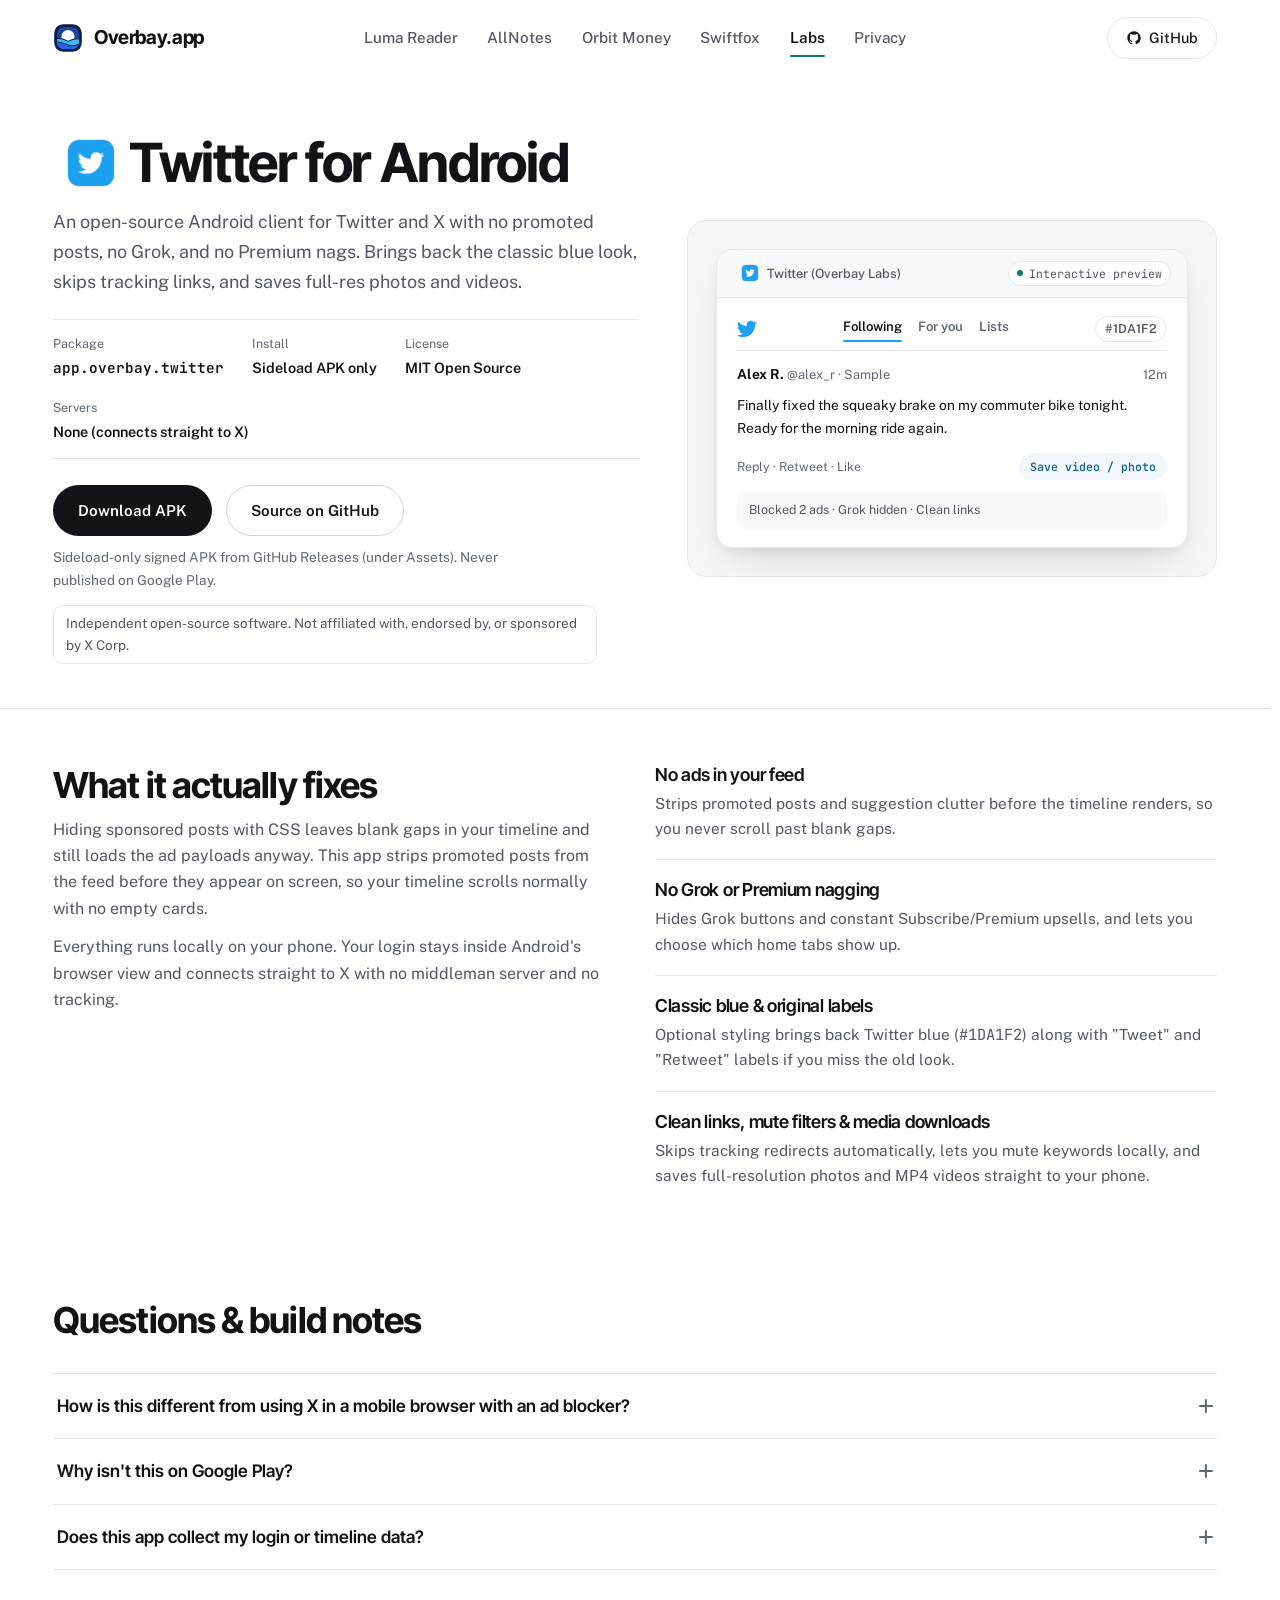
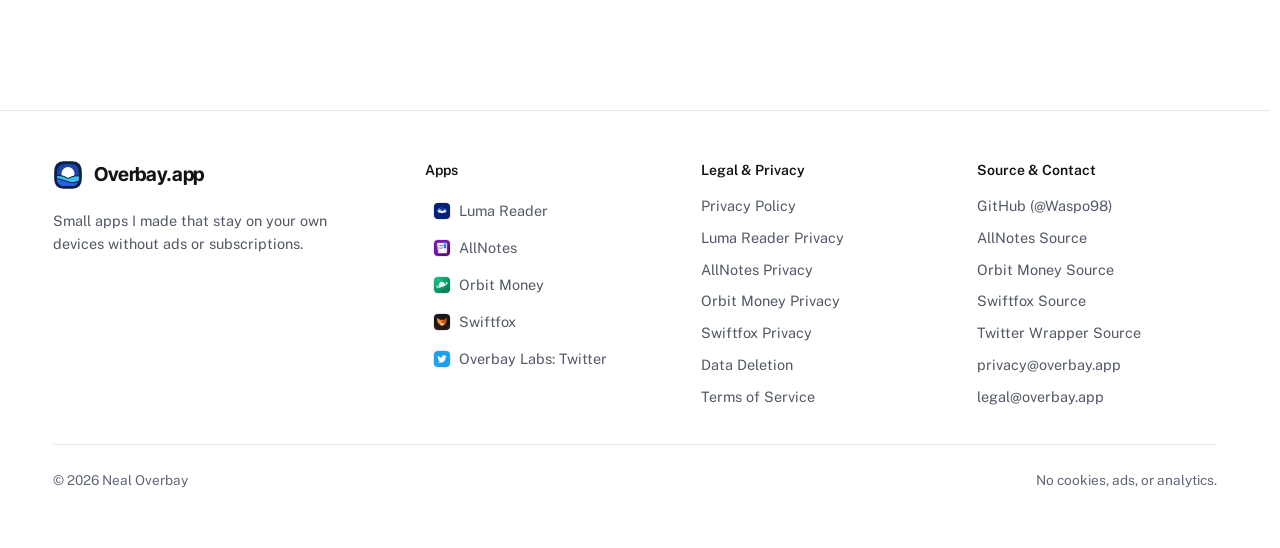
<file: labs/twitter/index.html>
<!doctype html>
<html lang="en">
<head>
  <meta charset="utf-8">
  <meta name="viewport" content="width=device-width, initial-scale=1">
  <title>Twitter for Android (Overbay Labs) — Ad-Free, No Grok APK | Overbay.app</title>
  <meta name="description" content="Open-source, ad-free Twitter and X Android APK with no promoted posts, no Grok, and no Premium nagging. Restores classic blue accents, skips t.co tracking links, and saves full-res photos and videos.">
  <meta name="robots" content="index,follow">
  <link rel="canonical" href="https://overbay.app/labs/twitter/">
  <meta property="og:type" content="website">
  <meta property="og:site_name" content="Overbay.app">
  <meta property="og:title" content="Twitter for Android (Overbay Labs) — Ad-Free, No Grok APK">
  <meta property="og:description" content="Open-source MIT ad-free Twitter / X Android client: no promoted posts, no Grok, no Premium prompts, classic blue look, clean links, and HD media downloads.">
  <meta property="og:url" content="https://overbay.app/labs/twitter/">
  <meta property="og:image" content="https://overbay.app/assets/brand/og-image.png">
  <meta property="og:image:width" content="1200">
  <meta property="og:image:height" content="630">
  <meta property="og:image:alt" content="Overbay.app — Overbay Labs Twitter Wrapper">
  <meta name="twitter:card" content="summary_large_image">
  <meta name="twitter:title" content="Twitter for Android (Overbay Labs) — Ad-Free, No Grok APK">
  <meta name="twitter:description" content="Open-source MIT ad-free Twitter / X Android client: no promoted posts, no Grok, no Premium prompts, classic blue look, clean links, and HD media downloads.">
  <meta name="twitter:image" content="https://overbay.app/assets/brand/og-image.png">
  <meta name="twitter:image:alt" content="Overbay.app — Overbay Labs Twitter Wrapper">
  <link rel="icon" type="image/svg+xml" href="/assets/icons/twitter.svg?v=2">
  <link rel="icon" type="image/png" sizes="96x96" href="/assets/icons/twitter-favicon.png?v=2">
  <link rel="icon" href="/assets/icons/twitter-favicon.ico?v=2" sizes="16x16 32x32 48x48">
  <link rel="apple-touch-icon" sizes="180x180" href="/assets/icons/twitter-apple-touch-icon.png?v=2">
  <link rel="preload" href="/assets/fonts/inter-tight-latin.woff2" as="font" type="font/woff2" crossorigin>
  <link rel="preload" href="/assets/fonts/public-sans-latin.woff2" as="font" type="font/woff2" crossorigin>
  <link rel="stylesheet" href="/css/styles.css?v=6">
  <noscript><link rel="stylesheet" href="/css/noscript.css?v=3"></noscript>
  <script type="application/ld+json">
  {
    "@context": "https://schema.org",
    "@graph": [
      {
        "@type": ["SoftwareApplication", "SoftwareSourceCode"],
        "name": "Twitter (Overbay Labs)",
        "description": "Independent MIT open-source ad-free Android client for Twitter / X that strips promoted posts from GraphQL feeds before render, hides Grok AI and Premium upsells, restores classic blue Twitter styling, unwraps t.co tracking links, and downloads full-resolution photos and MP4 videos.",
        "applicationCategory": "SocialNetworkingApplication",
        "operatingSystem": "Android",
        "isAccessibleForFree": true,
        "license": "https://opensource.org/licenses/MIT",
        "identifier": "app.overbay.twitter",
        "url": "https://overbay.app/labs/twitter/",
        "image": "https://overbay.app/assets/icons/twitter-512.png",
        "downloadUrl": "https://github.com/Waspo98/overbay-twitter/releases/latest",
        "codeRepository": "https://github.com/Waspo98/overbay-twitter",
        "featureList": [
          "Strips promoted tweets and suggestion carousels from GraphQL JSON before render",
          "Toggleable removal of Grok AI buttons and Premium upsells",
          "Optional classic Twitter blue (#1DA1F2) and Tweet / Retweet labels",
          "Configurable Home tabs and local keyword/regex mute filters",
          "Automatic t.co tracking link unwrapping",
          "Direct full-resolution photo and MP4 video downloads to device storage"
        ],
        "offers": {
          "@type": "Offer",
          "price": "0",
          "priceCurrency": "USD"
        },
        "publisher": {
          "@type": "Person",
          "name": "Neal Overbay",
          "url": "https://overbay.app/"
        }
      },
      {
        "@type": "BreadcrumbList",
        "itemListElement": [
          {
            "@type": "ListItem",
            "position": 1,
            "name": "Home",
            "item": "https://overbay.app/"
          },
          {
            "@type": "ListItem",
            "position": 2,
            "name": "Twitter (Overbay Labs)",
            "item": "https://overbay.app/labs/twitter/"
          }
        ]
      },
      {
        "@type": "FAQPage",
        "mainEntity": [
          {
            "@type": "Question",
            "name": "How is this different from using X in a mobile browser with an ad blocker?",
            "acceptedAnswer": {
              "@type": "Answer",
              "text": "Browser CSS blockers often leave blank gaps in your timeline where promoted cards used to sit. This app strips promoted entries from the GraphQL JSON feed before they render, hides Grok and Premium prompts, unwraps t.co links, adds local keyword mute filters, restores optional classic Twitter blue labels, and lets you save full-res photos and MP4 videos directly."
            }
          },
          {
            "@type": "Question",
            "name": "Why isn't this on Google Play?",
            "acceptedAnswer": {
              "@type": "Answer",
              "text": "Third-party wrappers for someone else's site don't belong on Google Play. I keep this under Overbay Labs with MIT open-source code on GitHub so you can check every line and sideload the APK if you want it."
            }
          },
          {
            "@type": "Question",
            "name": "Does this app collect my login or timeline data?",
            "acceptedAnswer": {
              "@type": "Answer",
              "text": "No. You sign in straight on X's own login page inside the app. I don't run any servers for it, and there are no crash reporters or analytics."
            }
          }
        ]
      }
    ]
  }
  </script>
</head>
<body>
  <a class="skip-link" href="#main">Skip to main content</a>

  <header class="site-header">
    <div class="container nav-bar">
      <a class="brand-link" href="/">
        <img class="brand-mark" src="/assets/brand/overbay-mark.svg" alt="" width="30" height="30">
        <span>Overbay.app</span>
      </a>
      <nav class="nav-menu" aria-label="Main navigation">
        <a href="/lumareader/">Luma Reader</a>
        <a href="/allnotes/">AllNotes</a>
        <a href="/orbitmoney/">Orbit Money</a>
        <a href="/swiftfox/">Swiftfox</a>
        <a href="/labs/twitter/" aria-current="page">Labs</a>
        <a href="/privacy/">Privacy</a>
      </nav>
      <div class="nav-actions">
        <a class="nav-pill-btn" href="https://github.com/Waspo98">
          <svg class="icon icon--sm icon--fill" viewBox="0 0 24 24" aria-hidden="true"><path d="M12 2C6.477 2 2 6.484 2 12.017c0 4.425 2.865 8.18 6.839 9.504.5.092.682-.217.682-.483 0-.237-.008-.868-.013-1.703-2.782.605-3.369-1.343-3.369-1.343-.454-1.158-1.11-1.466-1.11-1.466-.908-.62.069-.608.069-.608 1.003.07 1.53 1.032 1.53 1.032.892 1.53 2.341 1.088 2.91.832.092-.647.35-1.088.636-1.338-2.22-.253-4.555-1.113-4.555-4.951 0-1.093.39-1.988 1.029-2.688-.103-.253-.446-1.272.098-2.65 0 0 .84-.27 2.75 1.026A9.564 9.564 0 0 1 12 6.844a9.59 9.59 0 0 1 2.504.337c1.909-1.296 2.747-1.027 2.747-1.027.546 1.379.202 2.398.1 2.651.64.7 1.028 1.595 1.028 2.688 0 3.848-2.339 4.695-4.566 4.943.359.309.678.92.678 1.855 0 1.338-.012 2.419-.012 2.747 0 .268.18.58.688.482A10.02 10.02 0 0 0 22 12.017C22 6.484 17.522 2 12 2Z"/></svg>
          <span>GitHub</span>
        </a>
        <button class="nav-toggle" type="button" aria-label="Toggle navigation menu" aria-expanded="false" aria-controls="mobile-nav">
          <svg class="icon" viewBox="0 0 24 24" stroke-width="2" aria-hidden="true"><line x1="4" y1="7" x2="20" y2="7"/><line x1="4" y1="12" x2="20" y2="12"/><line x1="4" y1="17" x2="20" y2="17"/></svg>
        </button>
      </div>
    </div>
    <nav id="mobile-nav" class="mobile-drawer" aria-label="Mobile navigation">
      <ul>
        <li><a href="/lumareader/">Luma Reader</a></li>
        <li><a href="/allnotes/">AllNotes</a></li>
        <li><a href="/orbitmoney/">Orbit Money</a></li>
        <li><a href="/swiftfox/">Swiftfox</a></li>
        <li><a href="/labs/twitter/" aria-current="page">Overbay Labs (Twitter)</a></li>
        <li><a href="/privacy/">Privacy Policy</a></li>
        <li><a href="/data-deletion/">Data Deletion</a></li>
        <li><a href="/terms/">Terms of Service</a></li>
      </ul>
    </nav>
  </header>

  <main id="main">
    <section class="page-hero">
      <div class="container page-hero-grid">
        <div class="page-hero-copy">
          <div class="page-hero-title">
            <picture>
              <source srcset="/assets/icons/twitter-96.webp 1x, /assets/icons/twitter-192.webp 2x" type="image/webp">
              <img class="app-icon app-icon--lg" src="/assets/icons/twitter-96.png" srcset="/assets/icons/twitter-96.png 1x, /assets/icons/twitter-192.png 2x" alt="" width="48" height="48" decoding="async">
            </picture>
            <h1>Twitter for Android</h1>
          </div>
          <p class="page-hero-lead">An open-source Android client for Twitter and X with no promoted posts, no Grok, and no Premium nags. Brings back the classic blue look, skips tracking links, and saves full-res photos and videos.</p>

          <dl class="spec-strip">
            <div><dt>Package</dt><dd><code>app.overbay.twitter</code></dd></div>
            <div><dt>Install</dt><dd>Sideload APK only</dd></div>
            <div><dt>License</dt><dd>MIT Open Source</dd></div>
            <div><dt>Servers</dt><dd>None (connects straight to X)</dd></div>
          </dl>

          <div class="btn-row">
            <a class="btn btn--dark" href="https://github.com/Waspo98/overbay-twitter/releases/latest">Download APK</a>
            <a class="btn btn--outline" href="https://github.com/Waspo98/overbay-twitter">Source on GitHub</a>
          </div>
          <p class="apk-note">Sideload-only signed APK from GitHub Releases (under Assets). Never published on Google Play.</p>
          <p class="disclaimer-note">Independent open-source software. Not affiliated with, endorsed by, or sponsored by X Corp.</p>
        </div>

        <div class="page-hero-stage" data-screenshot-slot="twitter-hero">
          <div class="ui-specimen">
            <div class="ui-specimen__bar">
              <span class="specimen-app-label">
                <picture>
                  <source srcset="/assets/icons/twitter-96.webp" type="image/webp">
                  <img class="app-icon app-icon--xs" src="/assets/icons/twitter-96.png" alt="" width="18" height="18" decoding="async">
                </picture>
                <span>Twitter (Overbay Labs)</span>
              </span>
              <span class="ui-specimen__tag">Preview</span>
            </div>
            <div class="ui-specimen__body">
              <div class="twitter-mock-app">
                <div class="twitter-mock-top">
                  <svg width="20" height="20" viewBox="0 0 24 24" fill="#1da1f2" aria-hidden="true"><path d="M23.953 4.57a10 10 0 01-2.825.775 4.958 4.958 0 002.163-2.723c-.951.555-2.005.959-3.127 1.184a4.92 4.92 0 00-8.384 4.482C7.69 8.095 4.067 6.13 1.64 3.162a4.822 4.822 0 00-.666 2.475c0 1.71.87 3.213 2.188 4.096a4.904 4.904 0 01-2.228-.616v.06a4.923 4.923 0 003.946 4.827 4.996 4.996 0 01-2.212.085 4.936 4.936 0 004.604 3.417 9.867 9.867 0 01-6.102 2.105c-.39 0-.779-.023-1.17-.067a13.995 13.995 0 007.557 2.209c9.053 0 13.998-7.496 13.998-13.985 0-.21 0-.42-.015-.63A9.935 9.935 0 0024 4.59z"/></svg>
                  <div class="twitter-mock-tabs">
                    <span class="is-active">Following</span>
                    <span>For you</span>
                    <span>Lists</span>
                  </div>
                  <span class="stage-app-badge">#1DA1F2</span>
                </div>
                <div class="twitter-mock-post">
                  <div class="twitter-mock-author">
                    <span><strong>Alex R.</strong> @alex_r · Sample</span>
                    <span>12m</span>
                  </div>
                  <p>Finally fixed the squeaky brake on my commuter bike tonight. Ready for the morning ride again.</p>
                  <div class="twitter-mock-actions">
                    <span>Reply · Retweet · Like</span>
                    <span class="twitter-save-chip">Save video / photo</span>
                  </div>
                </div>
                <div class="twitter-mock-filter">Blocked 2 ads · Grok hidden · Clean links</div>
              </div>
            </div>
          </div>
        </div>
      </div>
    </section>

    <section class="section" aria-labelledby="twitter-how">
      <div class="container two-col-split">
        <div>
          <h2 id="twitter-how">What it actually fixes</h2>
          <p>Hiding sponsored posts with CSS leaves blank gaps in your timeline and still loads the ad payloads anyway. This app strips promoted posts from the feed before they appear on screen, so your timeline scrolls normally with no empty cards.</p>
          <p>Everything runs locally on your phone. Your login stays inside Android's browser view and connects straight to X with no middleman server and no tracking.</p>
        </div>

        <ul class="detail-list">
          <li>
            <h3>No ads in your feed</h3>
            <p>Strips promoted posts and suggestion clutter before the timeline renders, so you never scroll past blank gaps.</p>
          </li>
          <li>
            <h3>No Grok or Premium nagging</h3>
            <p>Hides Grok buttons and constant Subscribe/Premium upsells, and lets you choose which home tabs show up.</p>
          </li>
          <li>
            <h3>Classic blue &amp; original labels</h3>
            <p>Optional styling brings back Twitter blue (<code>#1DA1F2</code>) along with "Tweet" and "Retweet" labels if you miss the old look.</p>
          </li>
          <li>
            <h3>Clean links, mute filters &amp; media downloads</h3>
            <p>Skips tracking redirects automatically, lets you mute keywords locally, and saves full-resolution photos and MP4 videos straight to your phone.</p>
          </li>
        </ul>
      </div>
    </section>

    <section class="section" aria-labelledby="twitter-faq">
      <div class="container">
        <div class="section-header">
          <h2 id="twitter-faq">Questions &amp; build notes</h2>
        </div>
        <div class="faq-list">
          <details class="faq-item">
            <summary>How is this different from using X in a mobile browser with an ad blocker?</summary>
            <p>Browser CSS blockers often leave blank gaps in your timeline where promoted cards used to sit. This app strips promoted entries from the GraphQL JSON feed before they render, hides Grok and Premium prompts, unwraps <code>t.co</code> links, adds local keyword mute filters, restores optional classic Twitter blue labels, and lets you save full-res photos and MP4 videos directly.</p>
          </details>
          <details class="faq-item">
            <summary>Why isn't this on Google Play?</summary>
            <p>Third-party wrappers for someone else's site don't belong on Google Play. I keep this under Overbay Labs with MIT open-source code on GitHub so you can check every line and sideload the APK if you want it.</p>
          </details>
          <details class="faq-item">
            <summary>Does this app collect my login or timeline data?</summary>
            <p>No. You sign in straight on X's own login page inside the app. I don't run any servers for it, and there are no crash reporters or analytics.</p>
          </details>
        </div>
      </div>
    </section>
  </main>

  <footer class="site-footer">
    <div class="container">
      <div class="footer-grid">
        <div class="footer-brand">
          <a class="brand-link" href="/">
            <img class="brand-mark" src="/assets/brand/overbay-mark.svg" alt="" width="30" height="30">
            <span>Overbay.app</span>
          </a>
          <p>Small apps I made that stay on your own devices without ads or subscriptions.</p>
        </div>
        <div class="footer-col">
          <p class="footer-heading">Apps</p>
          <ul>
            <li><a href="/lumareader/"><picture><source srcset="/assets/icons/lumareader-96.webp" type="image/webp"><img class="app-icon app-icon--xs" src="/assets/icons/lumareader-96.png" alt="" width="18" height="18" loading="lazy" decoding="async"></picture><span>Luma Reader</span></a></li>
            <li><a href="/allnotes/"><picture><source srcset="/assets/icons/allnotes-96.webp" type="image/webp"><img class="app-icon app-icon--xs" src="/assets/icons/allnotes-96.png" alt="" width="18" height="18" loading="lazy" decoding="async"></picture><span>AllNotes</span></a></li>
            <li><a href="/orbitmoney/"><picture><source srcset="/assets/icons/orbitmoney-96.webp" type="image/webp"><img class="app-icon app-icon--xs" src="/assets/icons/orbitmoney-96.png" alt="" width="18" height="18" loading="lazy" decoding="async"></picture><span>Orbit Money</span></a></li>
            <li><a href="/swiftfox/"><picture><source srcset="/assets/icons/swiftfox-96.webp" type="image/webp"><img class="app-icon app-icon--xs" src="/assets/icons/swiftfox-96.png" alt="" width="18" height="18" loading="lazy" decoding="async"></picture><span>Swiftfox</span></a></li>
            <li><a href="/labs/twitter/"><picture><source srcset="/assets/icons/twitter-96.webp" type="image/webp"><img class="app-icon app-icon--xs" src="/assets/icons/twitter-96.png" alt="" width="18" height="18" loading="lazy" decoding="async"></picture><span>Overbay Labs: Twitter</span></a></li>
          </ul>
        </div>
        <div class="footer-col">
          <p class="footer-heading">Legal &amp; Privacy</p>
          <ul>
            <li><a href="/privacy/">Privacy Policy</a></li>
            <li><a href="/privacy/lumareader/">Luma Reader Privacy</a></li>
            <li><a href="/privacy/allnotes/">AllNotes Privacy</a></li>
            <li><a href="/privacy/orbitmoney/">Orbit Money Privacy</a></li>
            <li><a href="/privacy/swiftfox/">Swiftfox Privacy</a></li>
            <li><a href="/data-deletion/">Data Deletion</a></li>
            <li><a href="/terms/">Terms of Service</a></li>
          </ul>
        </div>
        <div class="footer-col">
          <p class="footer-heading">Source &amp; Contact</p>
          <ul>
            <li><a href="https://github.com/Waspo98">GitHub (@Waspo98)</a></li>
            <li><a href="https://github.com/Waspo98/allnotes">AllNotes Source</a></li>
            <li><a href="https://github.com/Waspo98/Orbit-Money">Orbit Money Source</a></li>
            <li><a href="https://github.com/Waspo98/swiftfox">Swiftfox Source</a></li>
            <li><a href="https://github.com/Waspo98/overbay-twitter">Twitter Wrapper Source</a></li>
            <li><a href="mailto:privacy@overbay.app">privacy@overbay.app</a></li>
            <li><a href="mailto:legal@overbay.app">legal@overbay.app</a></li>
          </ul>
        </div>
      </div>
      <div class="footer-bottom">
        <span>&copy; 2026 Neal Overbay</span>
        <span>No cookies, ads, or analytics.</span>
      </div>
    </div>
  </footer>

  <script src="/js/main.js?v=5" defer></script>
</body>
</html>
</file>
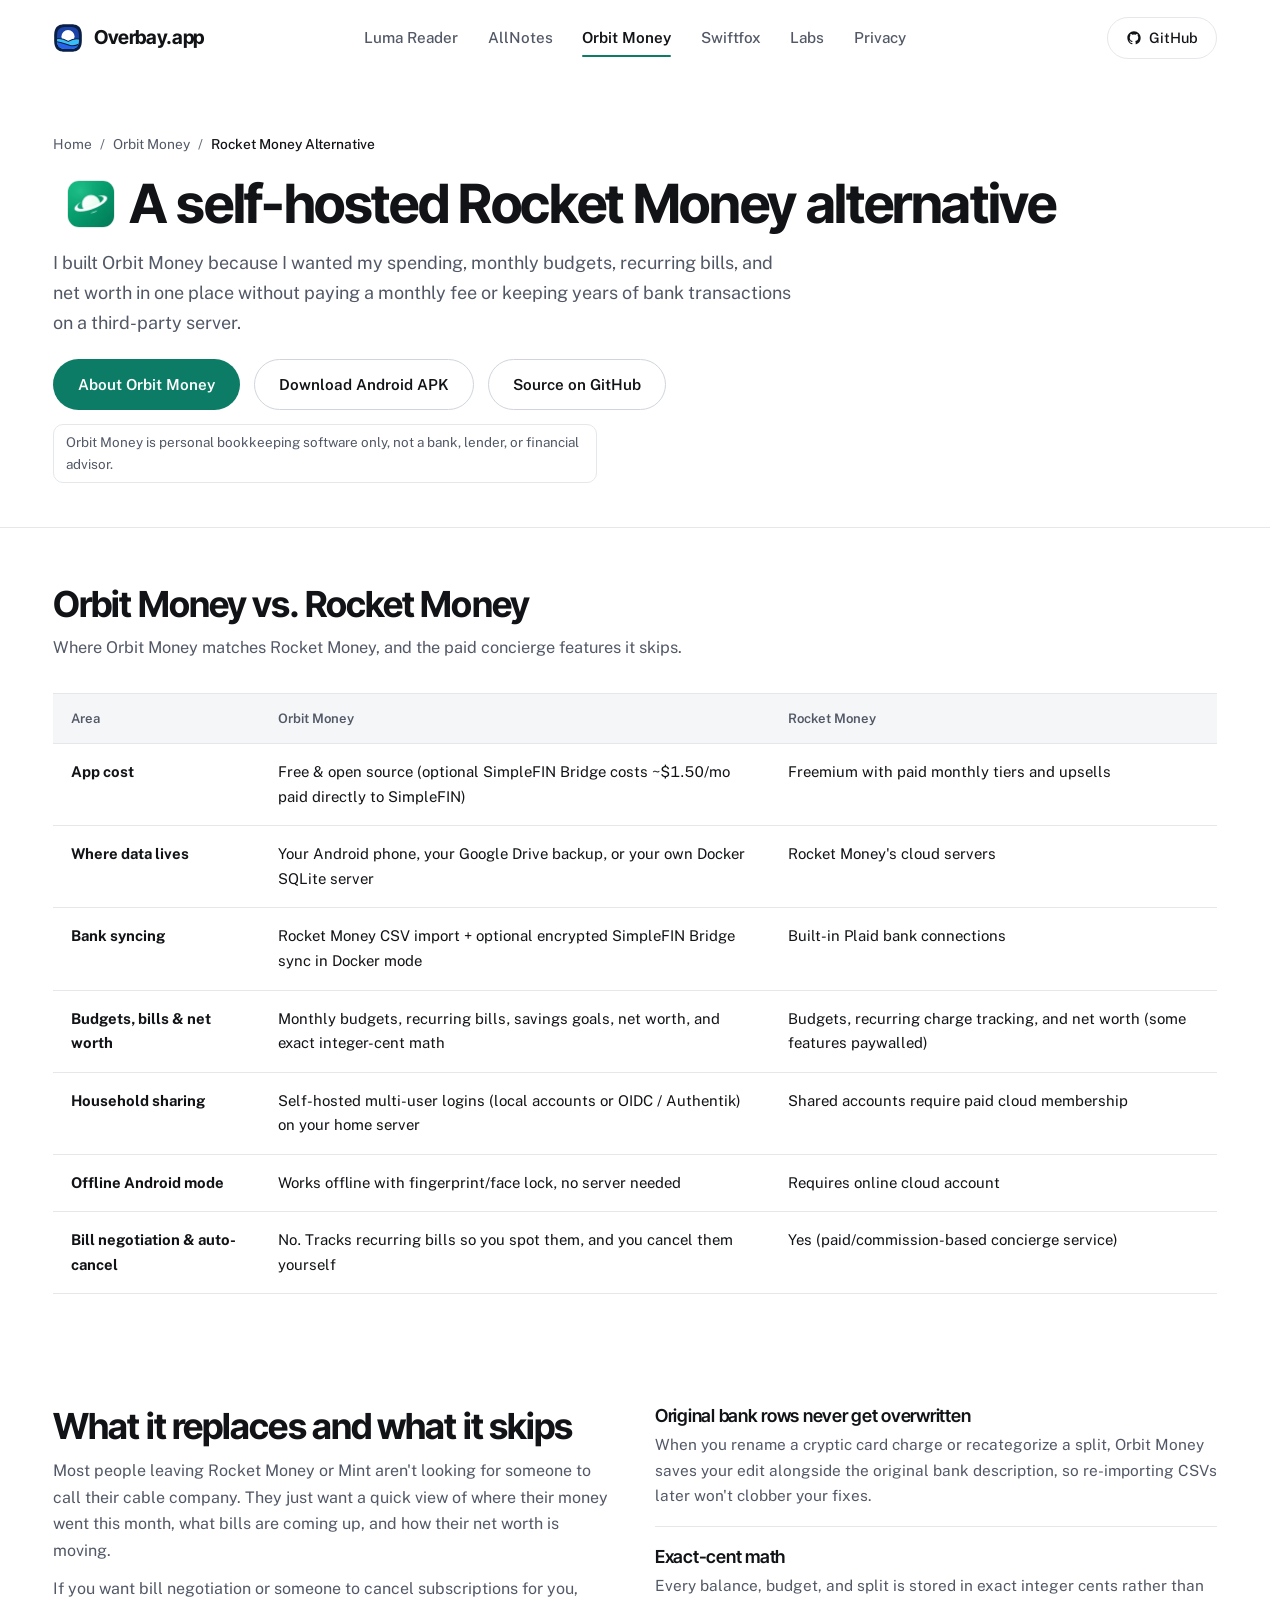
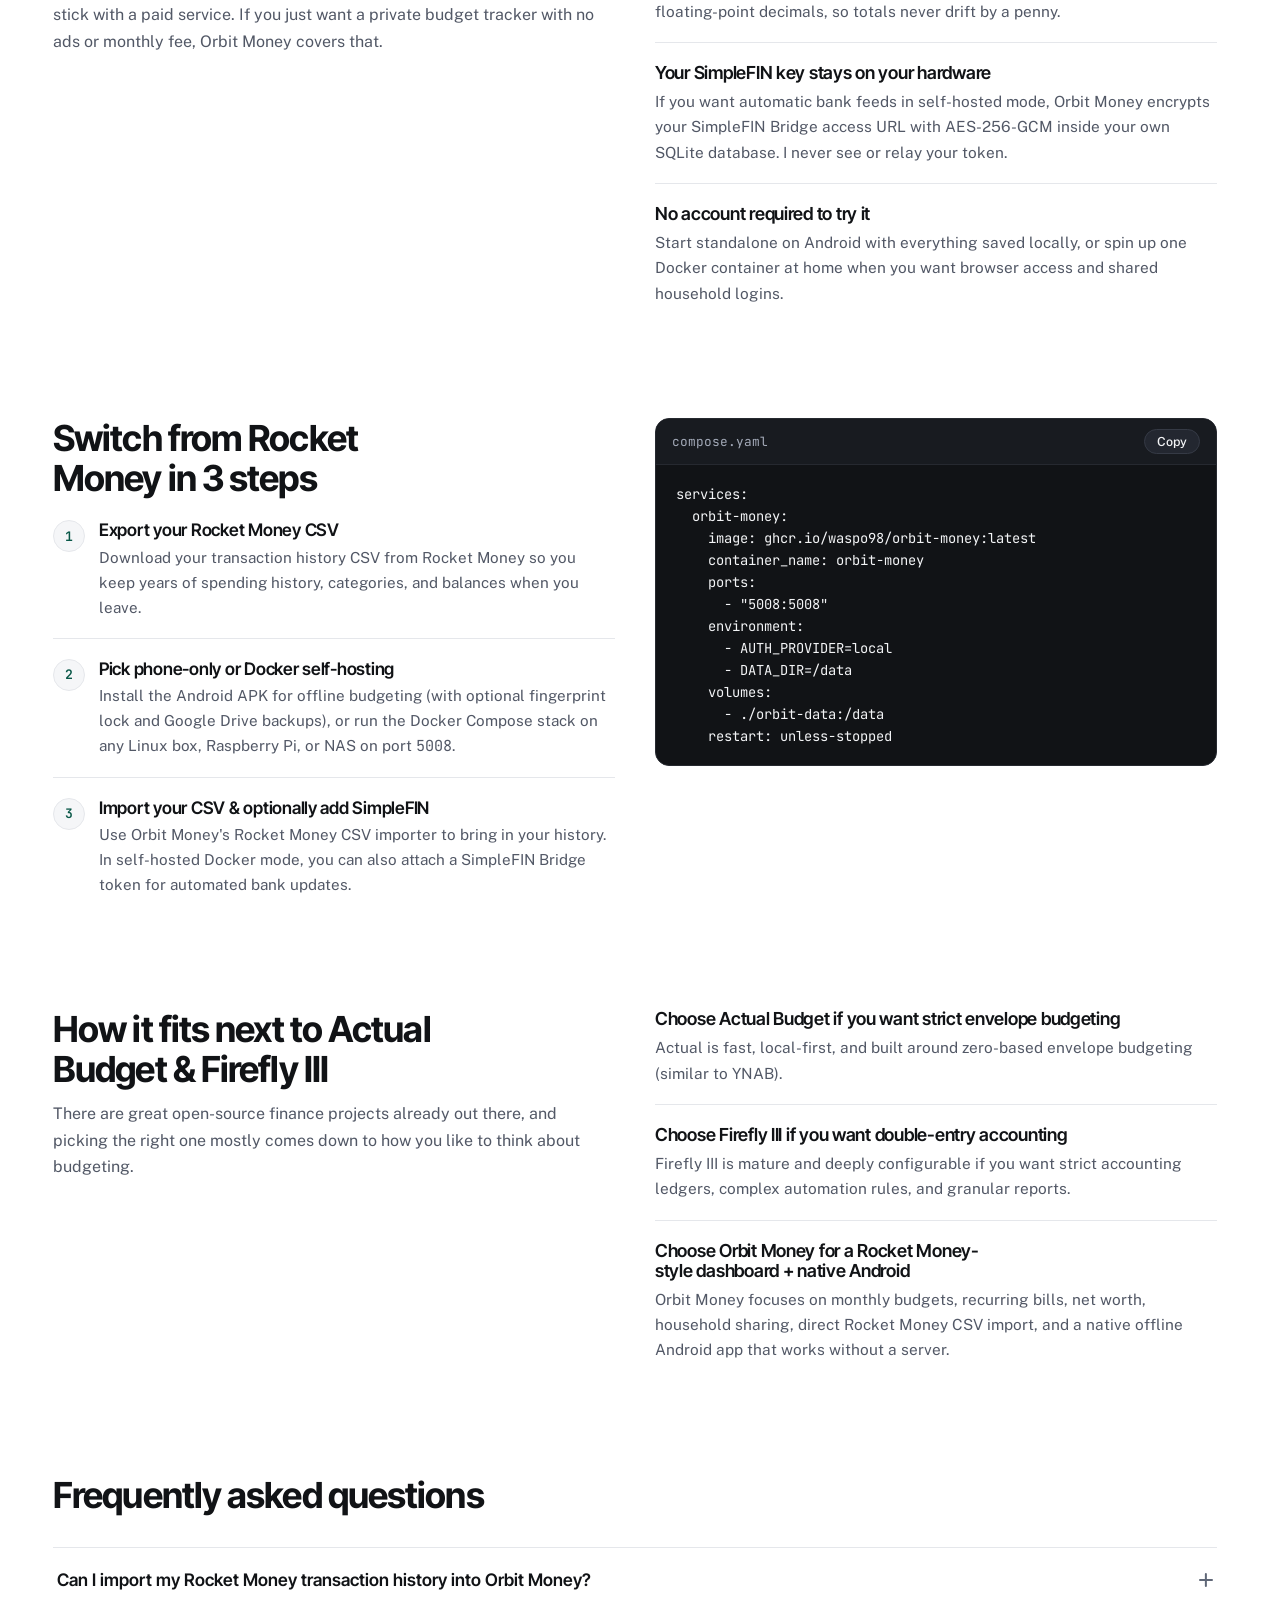
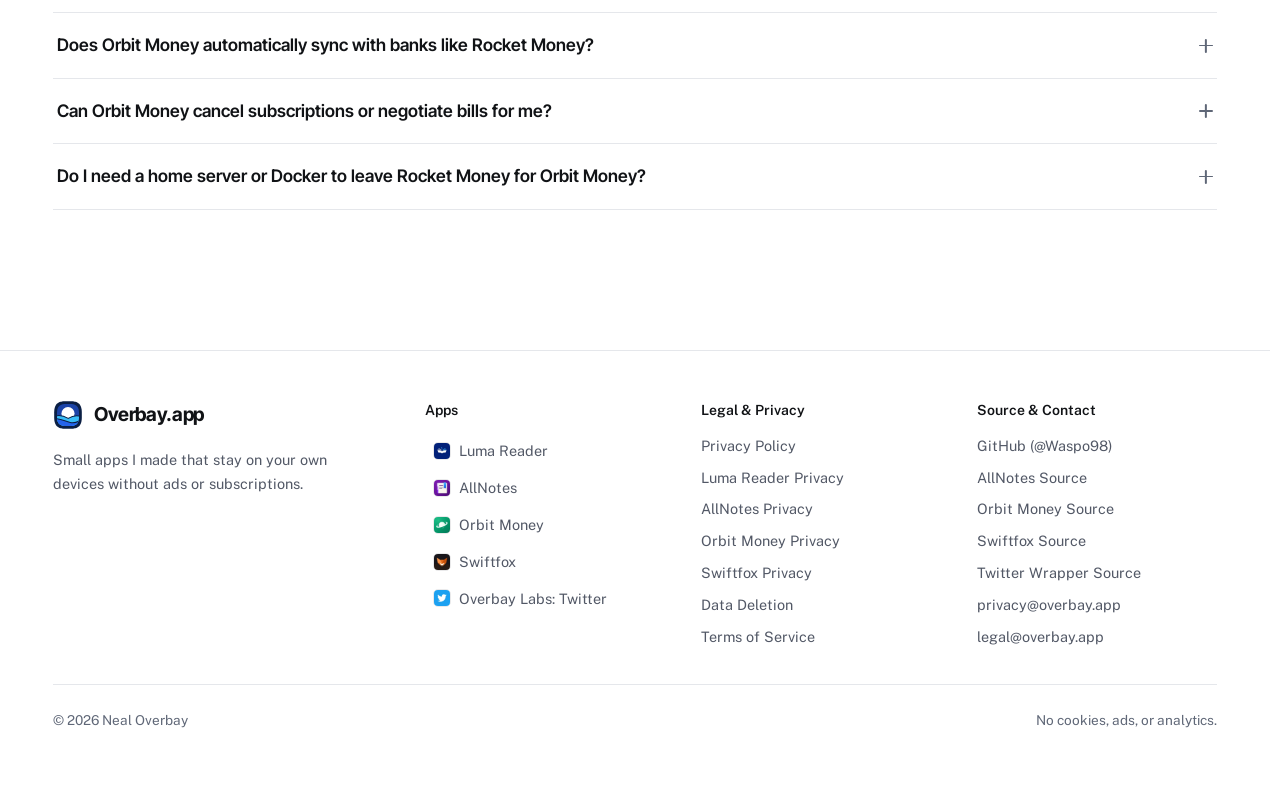
<file: orbitmoney/rocket-money-alternative/index.html>
<!doctype html>
<html lang="en">
<head>
  <meta charset="utf-8">
  <meta name="viewport" content="width=device-width, initial-scale=1">
  <title>Self-Hosted Rocket Money Alternative — Orbit Money | Overbay.app</title>
  <meta name="description" content="Looking for a self-hosted Rocket Money alternative? Orbit Money is a free, open-source budgeting and net worth tracker for Docker, Web, and Android with Rocket Money CSV import and optional SimpleFIN bank sync.">
  <meta name="robots" content="index,follow">
  <link rel="canonical" href="https://overbay.app/orbitmoney/rocket-money-alternative/">
  <meta property="og:type" content="article">
  <meta property="og:site_name" content="Overbay.app">
  <meta property="og:title" content="Self-Hosted Rocket Money Alternative — Switching to Orbit Money">
  <meta property="og:description" content="Compare Orbit Money vs. Rocket Money, import your Rocket Money CSV export, and self-host your household budget with Docker and optional SimpleFIN bank sync.">
  <meta property="og:url" content="https://overbay.app/orbitmoney/rocket-money-alternative/">
  <meta property="og:image" content="https://overbay.app/assets/brand/og-image.png">
  <meta property="og:image:width" content="1200">
  <meta property="og:image:height" content="630">
  <meta property="og:image:alt" content="Overbay.app — Orbit Money self-hosted Rocket Money alternative">
  <meta name="twitter:card" content="summary_large_image">
  <meta name="twitter:title" content="Self-Hosted Rocket Money Alternative — Switching to Orbit Money">
  <meta name="twitter:description" content="Free, open-source self-hosted Rocket Money alternative for Android, Web, and Docker with Rocket Money CSV import and optional SimpleFIN bank sync.">
  <meta name="twitter:image" content="https://overbay.app/assets/brand/og-image.png">
  <meta name="twitter:image:alt" content="Overbay.app — Orbit Money self-hosted Rocket Money alternative">
  <link rel="icon" type="image/svg+xml" href="/assets/icons/orbitmoney.svg?v=2">
  <link rel="icon" type="image/png" sizes="96x96" href="/assets/icons/orbitmoney-favicon.png?v=2">
  <link rel="icon" href="/assets/icons/orbitmoney-favicon.ico?v=2" sizes="16x16 32x32 48x48">
  <link rel="apple-touch-icon" sizes="180x180" href="/assets/icons/orbitmoney-apple-touch-icon.png?v=2">
  <link rel="preload" href="/assets/fonts/inter-tight-latin.woff2" as="font" type="font/woff2" crossorigin>
  <link rel="preload" href="/assets/fonts/public-sans-latin.woff2" as="font" type="font/woff2" crossorigin>
  <link rel="stylesheet" href="/css/styles.css?v=6">
  <noscript><link rel="stylesheet" href="/css/noscript.css?v=3"></noscript>
  <script type="application/ld+json">
  {
    "@context": "https://schema.org",
    "@graph": [
      {
        "@type": "Article",
        "headline": "A Self-Hosted Rocket Money Alternative: Switching to Orbit Money",
        "description": "How Orbit Money compares to Rocket Money, what it replaces, what it intentionally skips, and how to import your Rocket Money CSV into a self-hosted Docker server or offline Android app.",
        "datePublished": "2026-11-21",
        "dateModified": "2026-11-21",
        "mainEntityOfPage": "https://overbay.app/orbitmoney/rocket-money-alternative/",
        "author": {
          "@type": "Person",
          "name": "Neal Overbay",
          "url": "https://overbay.app/"
        },
        "publisher": {
          "@type": "Person",
          "name": "Neal Overbay",
          "url": "https://overbay.app/"
        },
        "about": {
          "@type": "SoftwareApplication",
          "name": "Orbit Money",
          "url": "https://overbay.app/orbitmoney/"
        }
      },
      {
        "@type": "BreadcrumbList",
        "itemListElement": [
          {
            "@type": "ListItem",
            "position": 1,
            "name": "Home",
            "item": "https://overbay.app/"
          },
          {
            "@type": "ListItem",
            "position": 2,
            "name": "Orbit Money",
            "item": "https://overbay.app/orbitmoney/"
          },
          {
            "@type": "ListItem",
            "position": 3,
            "name": "Rocket Money Alternative",
            "item": "https://overbay.app/orbitmoney/rocket-money-alternative/"
          }
        ]
      },
      {
        "@type": "FAQPage",
        "mainEntity": [
          {
            "@type": "Question",
            "name": "Can I import my Rocket Money transaction history into Orbit Money?",
            "acceptedAnswer": {
              "@type": "Answer",
              "text": "Yes. Orbit Money includes a Rocket Money CSV importer. Imported rows keep the original bank description alongside any merchant or category edits you make later, so re-importing CSVs won't wipe out your edits."
            }
          },
          {
            "@type": "Question",
            "name": "Does Orbit Money automatically sync with banks like Rocket Money?",
            "acceptedAnswer": {
              "@type": "Answer",
              "text": "When self-hosted in Docker, Orbit Money supports optional bank syncing through SimpleFIN Bridge. Your SimpleFIN access URL is encrypted with AES-256-GCM inside your own SQLite database, with no middleman server."
            }
          },
          {
            "@type": "Question",
            "name": "Can Orbit Money cancel subscriptions or negotiate bills for me?",
            "acceptedAnswer": {
              "@type": "Answer",
              "text": "No. Orbit Money tracks recurring bills and monthly budgets so you can spot unwanted charges quickly, but it doesn't call providers to negotiate bills or cancel subscriptions on your behalf."
            }
          },
          {
            "@type": "Question",
            "name": "Do I need a home server or Docker to leave Rocket Money for Orbit Money?",
            "acceptedAnswer": {
              "@type": "Answer",
              "text": "No. You can run Orbit Money offline on Android with biometric lock and optional private Google Drive backups, or spin up the Docker container later if you want multi-device household sync and SimpleFIN bank feeds."
            }
          }
        ]
      }
    ]
  }
  </script>
</head>
<body>
  <a class="skip-link" href="#main">Skip to main content</a>

  <header class="site-header">
    <div class="container nav-bar">
      <a class="brand-link" href="/">
        <img class="brand-mark" src="/assets/brand/overbay-mark.svg" alt="" width="30" height="30">
        <span>Overbay.app</span>
      </a>
      <nav class="nav-menu" aria-label="Main navigation">
        <a href="/lumareader/">Luma Reader</a>
        <a href="/allnotes/">AllNotes</a>
        <a href="/orbitmoney/" class="is-section-active">Orbit Money</a>
        <a href="/swiftfox/">Swiftfox</a>
        <a href="/labs/twitter/">Labs</a>
        <a href="/privacy/">Privacy</a>
      </nav>
      <div class="nav-actions">
        <a class="nav-pill-btn" href="https://github.com/Waspo98">
          <svg class="icon icon--sm icon--fill" viewBox="0 0 24 24" aria-hidden="true"><path d="M12 2C6.477 2 2 6.484 2 12.017c0 4.425 2.865 8.18 6.839 9.504.5.092.682-.217.682-.483 0-.237-.008-.868-.013-1.703-2.782.605-3.369-1.343-3.369-1.343-.454-1.158-1.11-1.466-1.11-1.466-.908-.62.069-.608.069-.608 1.003.07 1.53 1.032 1.53 1.032.892 1.53 2.341 1.088 2.91.832.092-.647.35-1.088.636-1.338-2.22-.253-4.555-1.113-4.555-4.951 0-1.093.39-1.988 1.029-2.688-.103-.253-.446-1.272.098-2.65 0 0 .84-.27 2.75 1.026A9.564 9.564 0 0 1 12 6.844a9.59 9.59 0 0 1 2.504.337c1.909-1.296 2.747-1.027 2.747-1.027.546 1.379.202 2.398.1 2.651.64.7 1.028 1.595 1.028 2.688 0 3.848-2.339 4.695-4.566 4.943.359.309.678.92.678 1.855 0 1.338-.012 2.419-.012 2.747 0 .268.18.58.688.482A10.02 10.02 0 0 0 22 12.017C22 6.484 17.522 2 12 2Z"/></svg>
          <span>GitHub</span>
        </a>
        <button class="nav-toggle" type="button" aria-label="Toggle navigation menu" aria-expanded="false" aria-controls="mobile-nav">
          <svg class="icon" viewBox="0 0 24 24" stroke-width="2" aria-hidden="true"><line x1="4" y1="7" x2="20" y2="7"/><line x1="4" y1="12" x2="20" y2="12"/><line x1="4" y1="17" x2="20" y2="17"/></svg>
        </button>
      </div>
    </div>
    <nav id="mobile-nav" class="mobile-drawer" aria-label="Mobile navigation">
      <ul>
        <li><a href="/lumareader/">Luma Reader</a></li>
        <li><a href="/allnotes/">AllNotes</a></li>
        <li><a href="/orbitmoney/">Orbit Money</a></li>
        <li><a href="/swiftfox/">Swiftfox</a></li>
        <li><a href="/labs/twitter/">Overbay Labs (Twitter)</a></li>
        <li><a href="/privacy/">Privacy Policy</a></li>
        <li><a href="/data-deletion/">Data Deletion</a></li>
        <li><a href="/terms/">Terms of Service</a></li>
      </ul>
    </nav>
  </header>

  <main id="main">
    <section class="page-hero">
      <div class="container">
        <nav class="breadcrumb" aria-label="Breadcrumb">
          <a href="/">Home</a>
          <span aria-hidden="true">/</span>
          <a href="/orbitmoney/">Orbit Money</a>
          <span aria-hidden="true">/</span>
          <span aria-current="page">Rocket Money Alternative</span>
        </nav>

        <div class="page-hero-title">
          <picture>
            <source srcset="/assets/icons/orbitmoney-96.webp 1x, /assets/icons/orbitmoney-192.webp 2x" type="image/webp">
            <img class="app-icon app-icon--lg" src="/assets/icons/orbitmoney-96.png" srcset="/assets/icons/orbitmoney-96.png 1x, /assets/icons/orbitmoney-192.png 2x" alt="" width="48" height="48" decoding="async">
          </picture>
          <h1>A self-hosted Rocket Money alternative</h1>
        </div>
        <p class="page-hero-lead">I built Orbit Money because I wanted my spending, monthly budgets, recurring bills, and net worth in one place without paying a monthly fee or keeping years of bank transactions on a third-party server.</p>

        <div class="btn-row">
          <a class="btn btn--primary" href="/orbitmoney/">About Orbit Money</a>
          <a class="btn btn--outline" href="https://github.com/Waspo98/Orbit-Money/releases/latest">Download Android APK</a>
          <a class="btn btn--outline" href="https://github.com/Waspo98/Orbit-Money">Source on GitHub</a>
        </div>
        <p class="disclaimer-note">Orbit Money is personal bookkeeping software only, not a bank, lender, or financial advisor.</p>
      </div>
    </section>

    <section class="section" aria-labelledby="compare-heading">
      <div class="container">
        <div class="section-header">
          <h2 id="compare-heading">Orbit Money vs. Rocket Money</h2>
          <p>Where Orbit Money matches Rocket Money, and the paid concierge features it skips.</p>
        </div>

        <div class="table-wrap">
          <table class="spec-table">
            <thead>
              <tr>
                <th>Area</th>
                <th>Orbit Money</th>
                <th>Rocket Money</th>
              </tr>
            </thead>
            <tbody>
              <tr>
                <td data-label="Area"><strong>App cost</strong></td>
                <td data-label="Orbit Money">Free &amp; open source (optional SimpleFIN Bridge costs ~$1.50/mo paid directly to SimpleFIN)</td>
                <td data-label="Rocket Money">Freemium with paid monthly tiers and upsells</td>
              </tr>
              <tr>
                <td data-label="Area"><strong>Where data lives</strong></td>
                <td data-label="Orbit Money">Your Android phone, your Google Drive backup, or your own Docker SQLite server</td>
                <td data-label="Rocket Money">Rocket Money's cloud servers</td>
              </tr>
              <tr>
                <td data-label="Area"><strong>Bank syncing</strong></td>
                <td data-label="Orbit Money">Rocket Money CSV import + optional encrypted SimpleFIN Bridge sync in Docker mode</td>
                <td data-label="Rocket Money">Built-in Plaid bank connections</td>
              </tr>
              <tr>
                <td data-label="Area"><strong>Budgets, bills &amp; net worth</strong></td>
                <td data-label="Orbit Money">Monthly budgets, recurring bills, savings goals, net worth, and exact integer-cent math</td>
                <td data-label="Rocket Money">Budgets, recurring charge tracking, and net worth (some features paywalled)</td>
              </tr>
              <tr>
                <td data-label="Area"><strong>Household sharing</strong></td>
                <td data-label="Orbit Money">Self-hosted multi-user logins (local accounts or OIDC / Authentik) on your home server</td>
                <td data-label="Rocket Money">Shared accounts require paid cloud membership</td>
              </tr>
              <tr>
                <td data-label="Area"><strong>Offline Android mode</strong></td>
                <td data-label="Orbit Money">Works offline with fingerprint/face lock, no server needed</td>
                <td data-label="Rocket Money">Requires online cloud account</td>
              </tr>
              <tr>
                <td data-label="Area"><strong>Bill negotiation &amp; auto-cancel</strong></td>
                <td data-label="Orbit Money">No. Tracks recurring bills so you spot them, and you cancel them yourself</td>
                <td data-label="Rocket Money">Yes (paid/commission-based concierge service)</td>
              </tr>
            </tbody>
          </table>
        </div>
      </div>
    </section>

    <section class="section" aria-labelledby="tradeoffs-heading">
      <div class="container two-col-split">
        <div>
          <h2 id="tradeoffs-heading">What it replaces and what it skips</h2>
          <p>Most people leaving Rocket Money or Mint aren't looking for someone to call their cable company. They just want a quick view of where their money went this month, what bills are coming up, and how their net worth is moving.</p>
          <p>If you want bill negotiation or someone to cancel subscriptions for you, stick with a paid service. If you just want a private budget tracker with no ads or monthly fee, Orbit Money covers that.</p>
        </div>

        <ul class="detail-list">
          <li>
            <h3>Original bank rows never get overwritten</h3>
            <p>When you rename a cryptic card charge or recategorize a split, Orbit Money saves your edit alongside the original bank description, so re-importing CSVs later won't clobber your fixes.</p>
          </li>
          <li>
            <h3>Exact-cent math</h3>
            <p>Every balance, budget, and split is stored in exact integer cents rather than floating-point decimals, so totals never drift by a penny.</p>
          </li>
          <li>
            <h3>Your SimpleFIN key stays on your hardware</h3>
            <p>If you want automatic bank feeds in self-hosted mode, Orbit Money encrypts your SimpleFIN Bridge access URL with AES-256-GCM inside your own SQLite database. I never see or relay your token.</p>
          </li>
          <li>
            <h3>No account required to try it</h3>
            <p>Start standalone on Android with everything saved locally, or spin up one Docker container at home when you want browser access and shared household logins.</p>
          </li>
        </ul>
      </div>
    </section>

    <section class="section" aria-labelledby="migrate-heading">
      <div class="container two-col-split">
        <div>
          <h2 id="migrate-heading">Switch from Rocket Money in 3 steps</h2>
          <ol class="step-list">
            <li>
              <div>
                <h3>Export your Rocket Money CSV</h3>
                <p>Download your transaction history CSV from Rocket Money so you keep years of spending history, categories, and balances when you leave.</p>
              </div>
            </li>
            <li>
              <div>
                <h3>Pick phone-only or Docker self-hosting</h3>
                <p>Install the Android APK for offline budgeting (with optional fingerprint lock and Google Drive backups), or run the Docker Compose stack on any Linux box, Raspberry Pi, or NAS on port <code>5008</code>.</p>
              </div>
            </li>
            <li>
              <div>
                <h3>Import your CSV &amp; optionally add SimpleFIN</h3>
                <p>Use Orbit Money's Rocket Money CSV importer to bring in your history. In self-hosted Docker mode, you can also attach a SimpleFIN Bridge token for automated bank updates.</p>
              </div>
            </li>
          </ol>
        </div>

        <div class="code-box">
          <div class="code-box__bar">
            <span>compose.yaml</span>
            <button class="copy-btn" type="button" data-copy-target="migrate-compose">Copy</button>
          </div>
          <pre id="migrate-compose">services:
  orbit-money:
    image: ghcr.io/waspo98/orbit-money:latest
    container_name: orbit-money
    ports:
      - "5008:5008"
    environment:
      - AUTH_PROVIDER=local
      - DATA_DIR=/data
    volumes:
      - ./orbit-data:/data
    restart: unless-stopped</pre>
        </div>
      </div>
    </section>

    <section class="section" aria-labelledby="other-selfhosted">
      <div class="container two-col-split">
        <div>
          <h2 id="other-selfhosted">How it fits next to Actual Budget &amp; Firefly III</h2>
          <p>There are great open-source finance projects already out there, and picking the right one mostly comes down to how you like to think about budgeting.</p>
        </div>

        <ul class="detail-list">
          <li>
            <h3>Choose Actual Budget if you want strict envelope budgeting</h3>
            <p>Actual is fast, local-first, and built around zero-based envelope budgeting (similar to YNAB).</p>
          </li>
          <li>
            <h3>Choose Firefly III if you want double-entry accounting</h3>
            <p>Firefly III is mature and deeply configurable if you want strict accounting ledgers, complex automation rules, and granular reports.</p>
          </li>
          <li>
            <h3>Choose Orbit Money for a Rocket Money-style dashboard + native Android</h3>
            <p>Orbit Money focuses on monthly budgets, recurring bills, net worth, household sharing, direct Rocket Money CSV import, and a native offline Android app that works without a server.</p>
          </li>
        </ul>
      </div>
    </section>

    <section class="section" aria-labelledby="migrate-faq">
      <div class="container">
        <div class="section-header">
          <h2 id="migrate-faq">Frequently asked questions</h2>
        </div>
        <div class="faq-list">
          <details class="faq-item">
            <summary>Can I import my Rocket Money transaction history into Orbit Money?</summary>
            <p>Yes. Orbit Money includes a Rocket Money CSV importer. Imported rows keep the original bank description alongside any merchant or category edits you make later, so re-importing CSVs won't wipe out your edits.</p>
          </details>
          <details class="faq-item">
            <summary>Does Orbit Money automatically sync with banks like Rocket Money?</summary>
            <p>When self-hosted in Docker, Orbit Money supports optional bank syncing through SimpleFIN Bridge. Your SimpleFIN access URL is encrypted with AES-256-GCM inside your own SQLite database, with no middleman server.</p>
          </details>
          <details class="faq-item">
            <summary>Can Orbit Money cancel subscriptions or negotiate bills for me?</summary>
            <p>No. Orbit Money tracks recurring bills and monthly budgets so you can spot unwanted charges quickly, but it doesn't call providers to negotiate bills or cancel subscriptions on your behalf.</p>
          </details>
          <details class="faq-item">
            <summary>Do I need a home server or Docker to leave Rocket Money for Orbit Money?</summary>
            <p>No. You can run Orbit Money offline on Android with biometric lock and optional private Google Drive backups, or spin up the Docker container later if you want multi-device household sync and SimpleFIN bank feeds.</p>
          </details>
        </div>
      </div>
    </section>
  </main>

  <footer class="site-footer">
    <div class="container">
      <div class="footer-grid">
        <div class="footer-brand">
          <a class="brand-link" href="/">
            <img class="brand-mark" src="/assets/brand/overbay-mark.svg" alt="" width="30" height="30">
            <span>Overbay.app</span>
          </a>
          <p>Small apps I made that stay on your own devices without ads or subscriptions.</p>
        </div>
        <div class="footer-col">
          <p class="footer-heading">Apps</p>
          <ul>
            <li><a href="/lumareader/"><picture><source srcset="/assets/icons/lumareader-96.webp" type="image/webp"><img class="app-icon app-icon--xs" src="/assets/icons/lumareader-96.png" alt="" width="18" height="18" loading="lazy" decoding="async"></picture><span>Luma Reader</span></a></li>
            <li><a href="/allnotes/"><picture><source srcset="/assets/icons/allnotes-96.webp" type="image/webp"><img class="app-icon app-icon--xs" src="/assets/icons/allnotes-96.png" alt="" width="18" height="18" loading="lazy" decoding="async"></picture><span>AllNotes</span></a></li>
            <li><a href="/orbitmoney/"><picture><source srcset="/assets/icons/orbitmoney-96.webp" type="image/webp"><img class="app-icon app-icon--xs" src="/assets/icons/orbitmoney-96.png" alt="" width="18" height="18" loading="lazy" decoding="async"></picture><span>Orbit Money</span></a></li>
            <li><a href="/swiftfox/"><picture><source srcset="/assets/icons/swiftfox-96.webp" type="image/webp"><img class="app-icon app-icon--xs" src="/assets/icons/swiftfox-96.png" alt="" width="18" height="18" loading="lazy" decoding="async"></picture><span>Swiftfox</span></a></li>
            <li><a href="/labs/twitter/"><picture><source srcset="/assets/icons/twitter-96.webp" type="image/webp"><img class="app-icon app-icon--xs" src="/assets/icons/twitter-96.png" alt="" width="18" height="18" loading="lazy" decoding="async"></picture><span>Overbay Labs: Twitter</span></a></li>
          </ul>
        </div>
        <div class="footer-col">
          <p class="footer-heading">Legal &amp; Privacy</p>
          <ul>
            <li><a href="/privacy/">Privacy Policy</a></li>
            <li><a href="/privacy/lumareader/">Luma Reader Privacy</a></li>
            <li><a href="/privacy/allnotes/">AllNotes Privacy</a></li>
            <li><a href="/privacy/orbitmoney/">Orbit Money Privacy</a></li>
            <li><a href="/privacy/swiftfox/">Swiftfox Privacy</a></li>
            <li><a href="/data-deletion/">Data Deletion</a></li>
            <li><a href="/terms/">Terms of Service</a></li>
          </ul>
        </div>
        <div class="footer-col">
          <p class="footer-heading">Source &amp; Contact</p>
          <ul>
            <li><a href="https://github.com/Waspo98">GitHub (@Waspo98)</a></li>
            <li><a href="https://github.com/Waspo98/allnotes">AllNotes Source</a></li>
            <li><a href="https://github.com/Waspo98/Orbit-Money">Orbit Money Source</a></li>
            <li><a href="https://github.com/Waspo98/swiftfox">Swiftfox Source</a></li>
            <li><a href="https://github.com/Waspo98/overbay-twitter">Twitter Wrapper Source</a></li>
            <li><a href="mailto:privacy@overbay.app">privacy@overbay.app</a></li>
            <li><a href="mailto:legal@overbay.app">legal@overbay.app</a></li>
          </ul>
        </div>
      </div>
      <div class="footer-bottom">
        <span>&copy; 2026 Neal Overbay</span>
        <span>No cookies, ads, or analytics.</span>
      </div>
    </div>
  </footer>

  <script src="/js/main.js?v=5" defer></script>
</body>
</html>
</file>
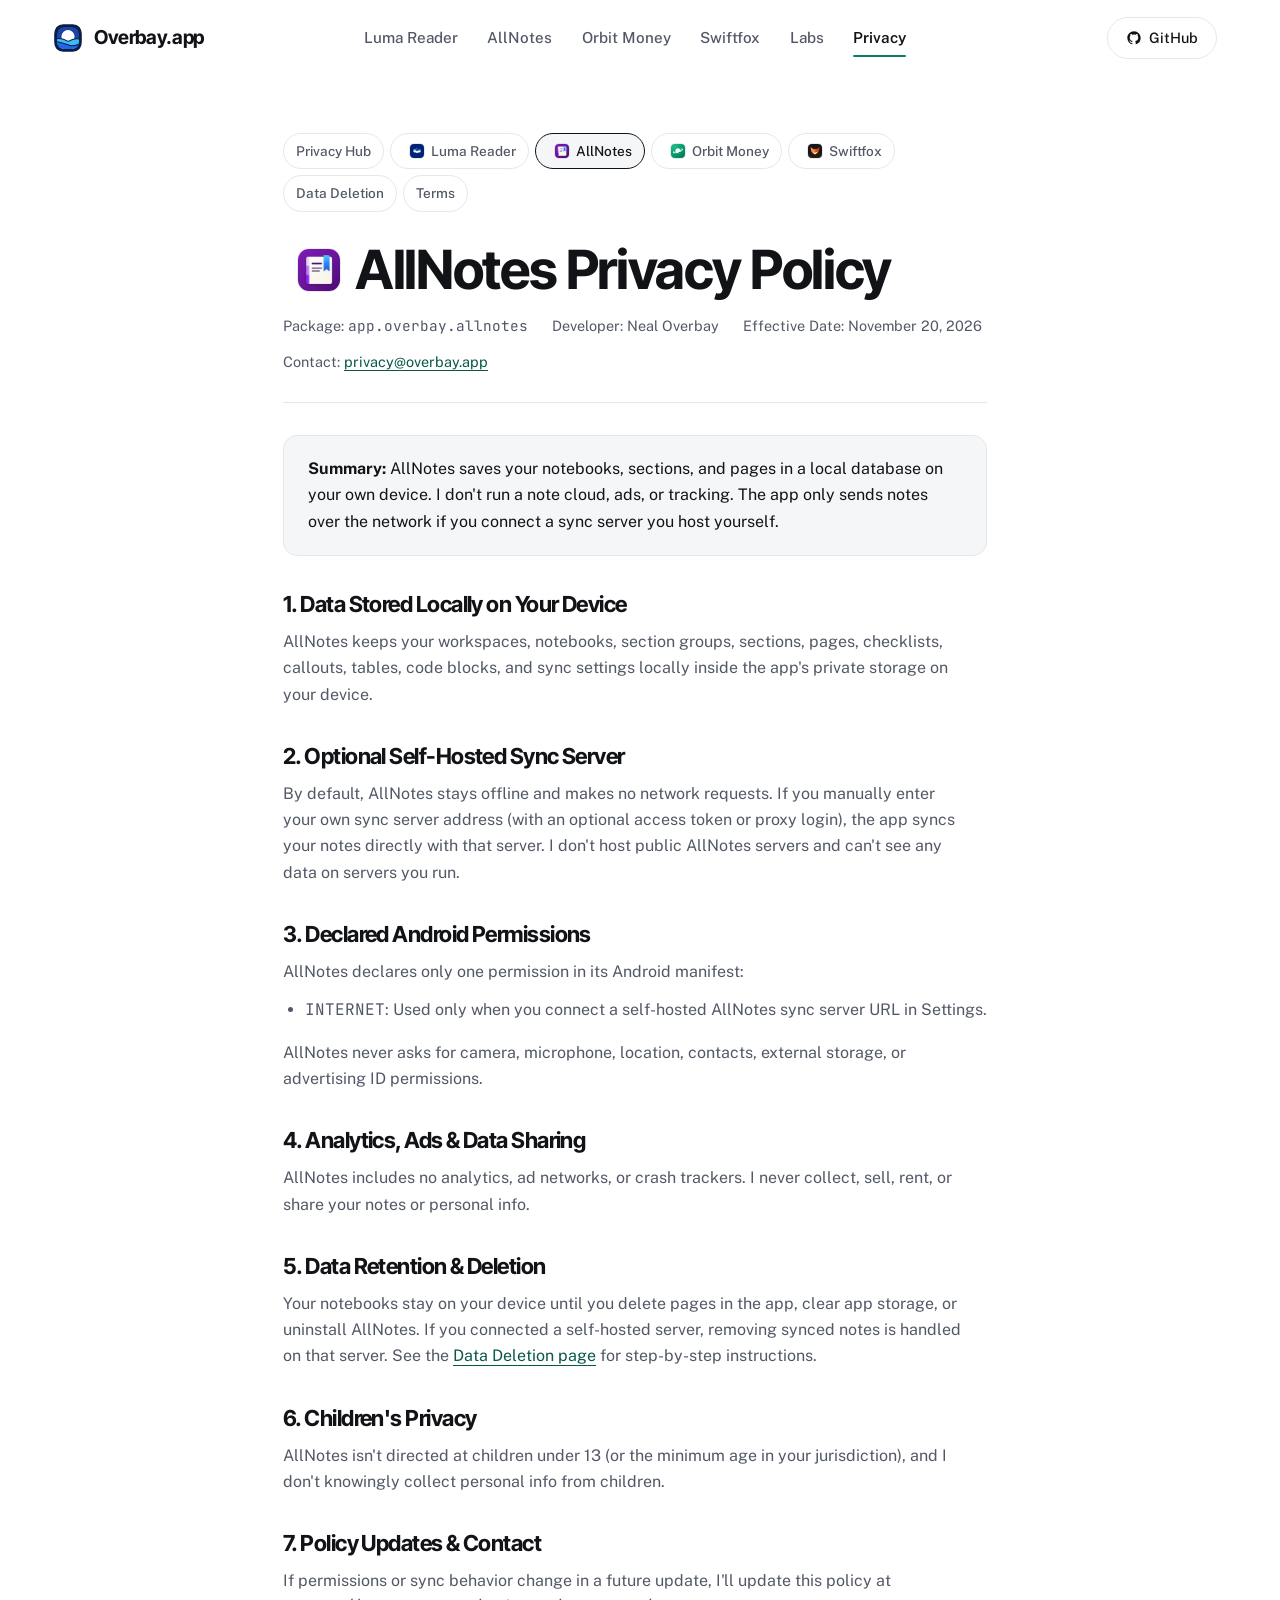
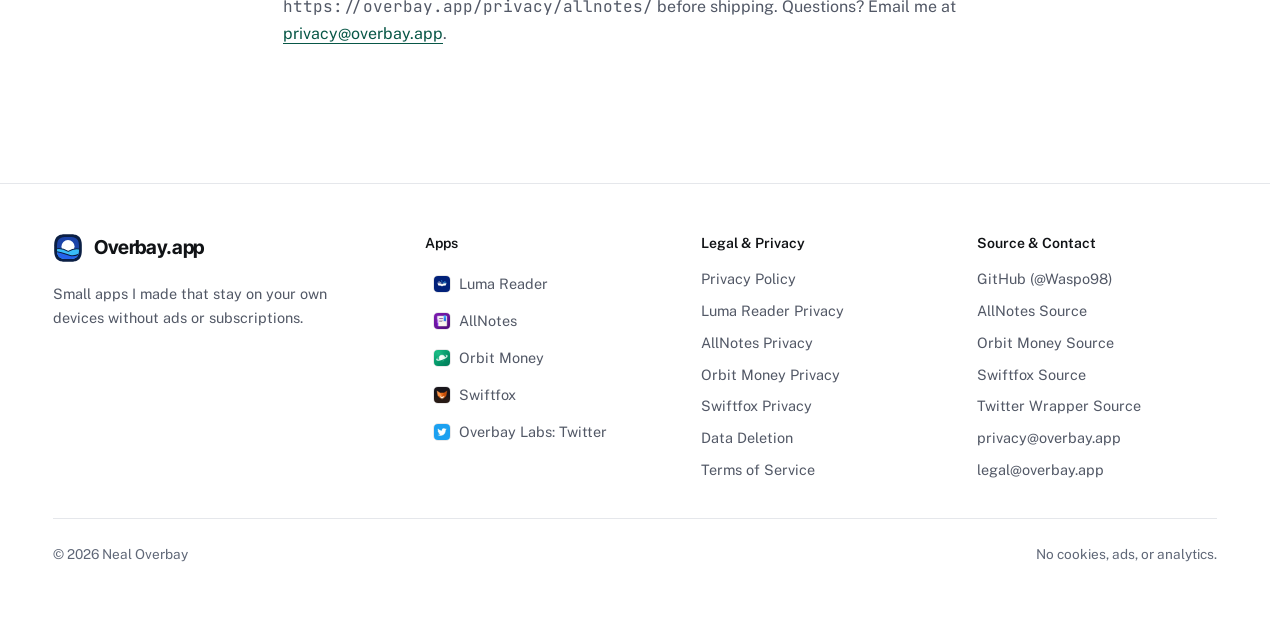
<file: privacy/allnotes/index.html>
<!doctype html>
<html lang="en">
<head>
  <meta charset="utf-8">
  <meta name="viewport" content="width=device-width, initial-scale=1">
  <title>AllNotes Privacy Policy — Overbay.app</title>
  <meta name="description" content="Privacy Policy for AllNotes (app.overbay.allnotes), covering offline storage and optional self-hosted sync.">
  <meta name="robots" content="index,follow">
  <link rel="canonical" href="https://overbay.app/privacy/allnotes/">
  <meta property="og:type" content="website">
  <meta property="og:site_name" content="Overbay.app">
  <meta property="og:title" content="AllNotes Privacy Policy — Overbay.app">
  <meta property="og:description" content="Privacy Policy for AllNotes (app.overbay.allnotes), covering offline storage and optional self-hosted sync.">
  <meta property="og:url" content="https://overbay.app/privacy/allnotes/">
  <meta property="og:image" content="https://overbay.app/assets/brand/og-image.png">
  <meta property="og:image:width" content="1200">
  <meta property="og:image:height" content="630">
  <meta property="og:image:alt" content="Overbay.app — AllNotes Privacy Policy">
  <meta name="twitter:card" content="summary_large_image">
  <meta name="twitter:title" content="AllNotes Privacy Policy — Overbay.app">
  <meta name="twitter:description" content="Privacy Policy for AllNotes (app.overbay.allnotes), covering offline storage and optional self-hosted sync.">
  <meta name="twitter:image" content="https://overbay.app/assets/brand/og-image.png">
  <meta name="twitter:image:alt" content="Overbay.app — AllNotes Privacy Policy">
  <link rel="icon" type="image/svg+xml" href="/assets/brand/favicon.svg?v=2">
  <link rel="icon" type="image/png" sizes="96x96" href="/assets/brand/favicon-96.png?v=2">
  <link rel="icon" href="/assets/brand/favicon.ico?v=2" sizes="16x16 32x32 48x48">
  <link rel="apple-touch-icon" sizes="180x180" href="/assets/brand/apple-touch-icon.png?v=2">
  <link rel="preload" href="/assets/fonts/inter-tight-latin.woff2" as="font" type="font/woff2" crossorigin>
  <link rel="preload" href="/assets/fonts/public-sans-latin.woff2" as="font" type="font/woff2" crossorigin>
  <link rel="stylesheet" href="/css/styles.css?v=6">
  <noscript><link rel="stylesheet" href="/css/noscript.css?v=3"></noscript>
</head>
<body>
  <a class="skip-link" href="#main">Skip to main content</a>

  <header class="site-header">
    <div class="container nav-bar">
      <a class="brand-link" href="/">
        <img class="brand-mark" src="/assets/brand/overbay-mark.svg" alt="" width="30" height="30">
        <span>Overbay.app</span>
      </a>
      <nav class="nav-menu" aria-label="Main navigation">
        <a href="/lumareader/">Luma Reader</a>
        <a href="/allnotes/">AllNotes</a>
        <a href="/orbitmoney/">Orbit Money</a>
        <a href="/swiftfox/">Swiftfox</a>
        <a href="/labs/twitter/">Labs</a>
        <a href="/privacy/" class="is-section-active">Privacy</a>
      </nav>
      <div class="nav-actions">
        <a class="nav-pill-btn" href="https://github.com/Waspo98">
          <svg class="icon icon--sm icon--fill" viewBox="0 0 24 24" aria-hidden="true"><path d="M12 2C6.477 2 2 6.484 2 12.017c0 4.425 2.865 8.18 6.839 9.504.5.092.682-.217.682-.483 0-.237-.008-.868-.013-1.703-2.782.605-3.369-1.343-3.369-1.343-.454-1.158-1.11-1.466-1.11-1.466-.908-.62.069-.608.069-.608 1.003.07 1.53 1.032 1.53 1.032.892 1.53 2.341 1.088 2.91.832.092-.647.35-1.088.636-1.338-2.22-.253-4.555-1.113-4.555-4.951 0-1.093.39-1.988 1.029-2.688-.103-.253-.446-1.272.098-2.65 0 0 .84-.27 2.75 1.026A9.564 9.564 0 0 1 12 6.844a9.59 9.59 0 0 1 2.504.337c1.909-1.296 2.747-1.027 2.747-1.027.546 1.379.202 2.398.1 2.651.64.7 1.028 1.595 1.028 2.688 0 3.848-2.339 4.695-4.566 4.943.359.309.678.92.678 1.855 0 1.338-.012 2.419-.012 2.747 0 .268.18.58.688.482A10.02 10.02 0 0 0 22 12.017C22 6.484 17.522 2 12 2Z"/></svg>
          <span>GitHub</span>
        </a>
        <button class="nav-toggle" type="button" aria-label="Toggle navigation menu" aria-expanded="false" aria-controls="mobile-nav">
          <svg class="icon" viewBox="0 0 24 24" stroke-width="2" aria-hidden="true"><line x1="4" y1="7" x2="20" y2="7"/><line x1="4" y1="12" x2="20" y2="12"/><line x1="4" y1="17" x2="20" y2="17"/></svg>
        </button>
      </div>
    </div>
    <nav id="mobile-nav" class="mobile-drawer" aria-label="Mobile navigation">
      <ul>
        <li><a href="/lumareader/">Luma Reader</a></li>
        <li><a href="/allnotes/">AllNotes</a></li>
        <li><a href="/orbitmoney/">Orbit Money</a></li>
        <li><a href="/swiftfox/">Swiftfox</a></li>
        <li><a href="/labs/twitter/">Overbay Labs (Twitter)</a></li>
        <li><a href="/privacy/">Privacy Policy</a></li>
        <li><a href="/data-deletion/">Data Deletion</a></li>
        <li><a href="/terms/">Terms of Service</a></li>
      </ul>
    </nav>
  </header>

  <main id="main" class="legal-main">
    <div class="container container--narrow">
      <nav class="legal-nav-pills" aria-label="Privacy and legal documents">
        <a href="/privacy/">Privacy Hub</a>
        <a href="/privacy/lumareader/"><picture><source srcset="/assets/icons/lumareader-96.webp" type="image/webp"><img class="app-icon app-icon--xs" src="/assets/icons/lumareader-96.png" alt="" width="16" height="16" decoding="async"></picture><span>Luma Reader</span></a>
        <a href="/privacy/allnotes/" aria-current="page"><picture><source srcset="/assets/icons/allnotes-96.webp" type="image/webp"><img class="app-icon app-icon--xs" src="/assets/icons/allnotes-96.png" alt="" width="16" height="16" decoding="async"></picture><span>AllNotes</span></a>
        <a href="/privacy/orbitmoney/"><picture><source srcset="/assets/icons/orbitmoney-96.webp" type="image/webp"><img class="app-icon app-icon--xs" src="/assets/icons/orbitmoney-96.png" alt="" width="16" height="16" decoding="async"></picture><span>Orbit Money</span></a>
        <a href="/privacy/swiftfox/"><picture><source srcset="/assets/icons/swiftfox-96.webp" type="image/webp"><img class="app-icon app-icon--xs" src="/assets/icons/swiftfox-96.png" alt="" width="16" height="16" decoding="async"></picture><span>Swiftfox</span></a>
        <a href="/data-deletion/">Data Deletion</a>
        <a href="/terms/">Terms</a>
      </nav>

      <header class="legal-header">
        <div class="page-hero-title">
          <picture>
            <source srcset="/assets/icons/allnotes-96.webp 1x, /assets/icons/allnotes-192.webp 2x" type="image/webp">
            <img class="app-icon app-icon--lg" src="/assets/icons/allnotes-96.png" srcset="/assets/icons/allnotes-96.png 1x, /assets/icons/allnotes-192.png 2x" alt="" width="44" height="44" decoding="async">
          </picture>
          <h1>AllNotes Privacy Policy</h1>
        </div>
        <div class="legal-meta">
          <span>Package: <code>app.overbay.allnotes</code></span>
          <span>Developer: Neal Overbay</span>
          <span>Effective Date: November 20, 2026</span>
          <span>Contact: <a href="mailto:privacy@overbay.app">privacy@overbay.app</a></span>
        </div>
      </header>

      <div class="legal-summary-box">
        <strong>Summary:</strong> AllNotes saves your notebooks, sections, and pages in a local database on your own device. I don't run a note cloud, ads, or tracking. The app only sends notes over the network if you connect a sync server you host yourself.
      </div>

      <h2>1. Data Stored Locally on Your Device</h2>
      <p>AllNotes keeps your workspaces, notebooks, section groups, sections, pages, checklists, callouts, tables, code blocks, and sync settings locally inside the app's private storage on your device.</p>

      <h2>2. Optional Self-Hosted Sync Server</h2>
      <p>By default, AllNotes stays offline and makes no network requests. If you manually enter your own sync server address (with an optional access token or proxy login), the app syncs your notes directly with that server. I don't host public AllNotes servers and can't see any data on servers you run.</p>

      <h2>3. Declared Android Permissions</h2>
      <p>AllNotes declares only one permission in its Android manifest:</p>
      <ul>
        <li><code>INTERNET</code>: Used only when you connect a self-hosted AllNotes sync server URL in Settings.</li>
      </ul>
      <p>AllNotes never asks for camera, microphone, location, contacts, external storage, or advertising ID permissions.</p>

      <h2>4. Analytics, Ads &amp; Data Sharing</h2>
      <p>AllNotes includes no analytics, ad networks, or crash trackers. I never collect, sell, rent, or share your notes or personal info.</p>

      <h2>5. Data Retention &amp; Deletion</h2>
      <p>Your notebooks stay on your device until you delete pages in the app, clear app storage, or uninstall AllNotes. If you connected a self-hosted server, removing synced notes is handled on that server. See the <a href="/data-deletion/">Data Deletion page</a> for step-by-step instructions.</p>

      <h2>6. Children's Privacy</h2>
      <p>AllNotes isn't directed at children under 13 (or the minimum age in your jurisdiction), and I don't knowingly collect personal info from children.</p>

      <h2>7. Policy Updates &amp; Contact</h2>
      <p>If permissions or sync behavior change in a future update, I'll update this policy at <code>https://overbay.app/privacy/allnotes/</code> before shipping. Questions? Email me at <a href="mailto:privacy@overbay.app">privacy@overbay.app</a>.</p>
    </div>
  </main>

  <footer class="site-footer">
    <div class="container">
      <div class="footer-grid">
        <div class="footer-brand">
          <a class="brand-link" href="/">
            <img class="brand-mark" src="/assets/brand/overbay-mark.svg" alt="" width="30" height="30">
            <span>Overbay.app</span>
          </a>
          <p>Small apps I made that stay on your own devices without ads or subscriptions.</p>
        </div>
        <div class="footer-col">
          <p class="footer-heading">Apps</p>
          <ul>
            <li><a href="/lumareader/"><picture><source srcset="/assets/icons/lumareader-96.webp" type="image/webp"><img class="app-icon app-icon--xs" src="/assets/icons/lumareader-96.png" alt="" width="18" height="18" loading="lazy" decoding="async"></picture><span>Luma Reader</span></a></li>
            <li><a href="/allnotes/"><picture><source srcset="/assets/icons/allnotes-96.webp" type="image/webp"><img class="app-icon app-icon--xs" src="/assets/icons/allnotes-96.png" alt="" width="18" height="18" loading="lazy" decoding="async"></picture><span>AllNotes</span></a></li>
            <li><a href="/orbitmoney/"><picture><source srcset="/assets/icons/orbitmoney-96.webp" type="image/webp"><img class="app-icon app-icon--xs" src="/assets/icons/orbitmoney-96.png" alt="" width="18" height="18" loading="lazy" decoding="async"></picture><span>Orbit Money</span></a></li>
            <li><a href="/swiftfox/"><picture><source srcset="/assets/icons/swiftfox-96.webp" type="image/webp"><img class="app-icon app-icon--xs" src="/assets/icons/swiftfox-96.png" alt="" width="18" height="18" loading="lazy" decoding="async"></picture><span>Swiftfox</span></a></li>
            <li><a href="/labs/twitter/"><picture><source srcset="/assets/icons/twitter-96.webp" type="image/webp"><img class="app-icon app-icon--xs" src="/assets/icons/twitter-96.png" alt="" width="18" height="18" loading="lazy" decoding="async"></picture><span>Overbay Labs: Twitter</span></a></li>
          </ul>
        </div>
        <div class="footer-col">
          <p class="footer-heading">Legal &amp; Privacy</p>
          <ul>
            <li><a href="/privacy/">Privacy Policy</a></li>
            <li><a href="/privacy/lumareader/">Luma Reader Privacy</a></li>
            <li><a href="/privacy/allnotes/">AllNotes Privacy</a></li>
            <li><a href="/privacy/orbitmoney/">Orbit Money Privacy</a></li>
            <li><a href="/privacy/swiftfox/">Swiftfox Privacy</a></li>
            <li><a href="/data-deletion/">Data Deletion</a></li>
            <li><a href="/terms/">Terms of Service</a></li>
          </ul>
        </div>
        <div class="footer-col">
          <p class="footer-heading">Source &amp; Contact</p>
          <ul>
            <li><a href="https://github.com/Waspo98">GitHub (@Waspo98)</a></li>
            <li><a href="https://github.com/Waspo98/allnotes">AllNotes Source</a></li>
            <li><a href="https://github.com/Waspo98/Orbit-Money">Orbit Money Source</a></li>
            <li><a href="https://github.com/Waspo98/swiftfox">Swiftfox Source</a></li>
            <li><a href="https://github.com/Waspo98/overbay-twitter">Twitter Wrapper Source</a></li>
            <li><a href="mailto:privacy@overbay.app">privacy@overbay.app</a></li>
            <li><a href="mailto:legal@overbay.app">legal@overbay.app</a></li>
          </ul>
        </div>
      </div>
      <div class="footer-bottom">
        <span>&copy; 2026 Neal Overbay</span>
        <span>No cookies, ads, or analytics.</span>
      </div>
    </div>
  </footer>

  <script src="/js/main.js?v=5" defer></script>
</body>
</html>
</file>
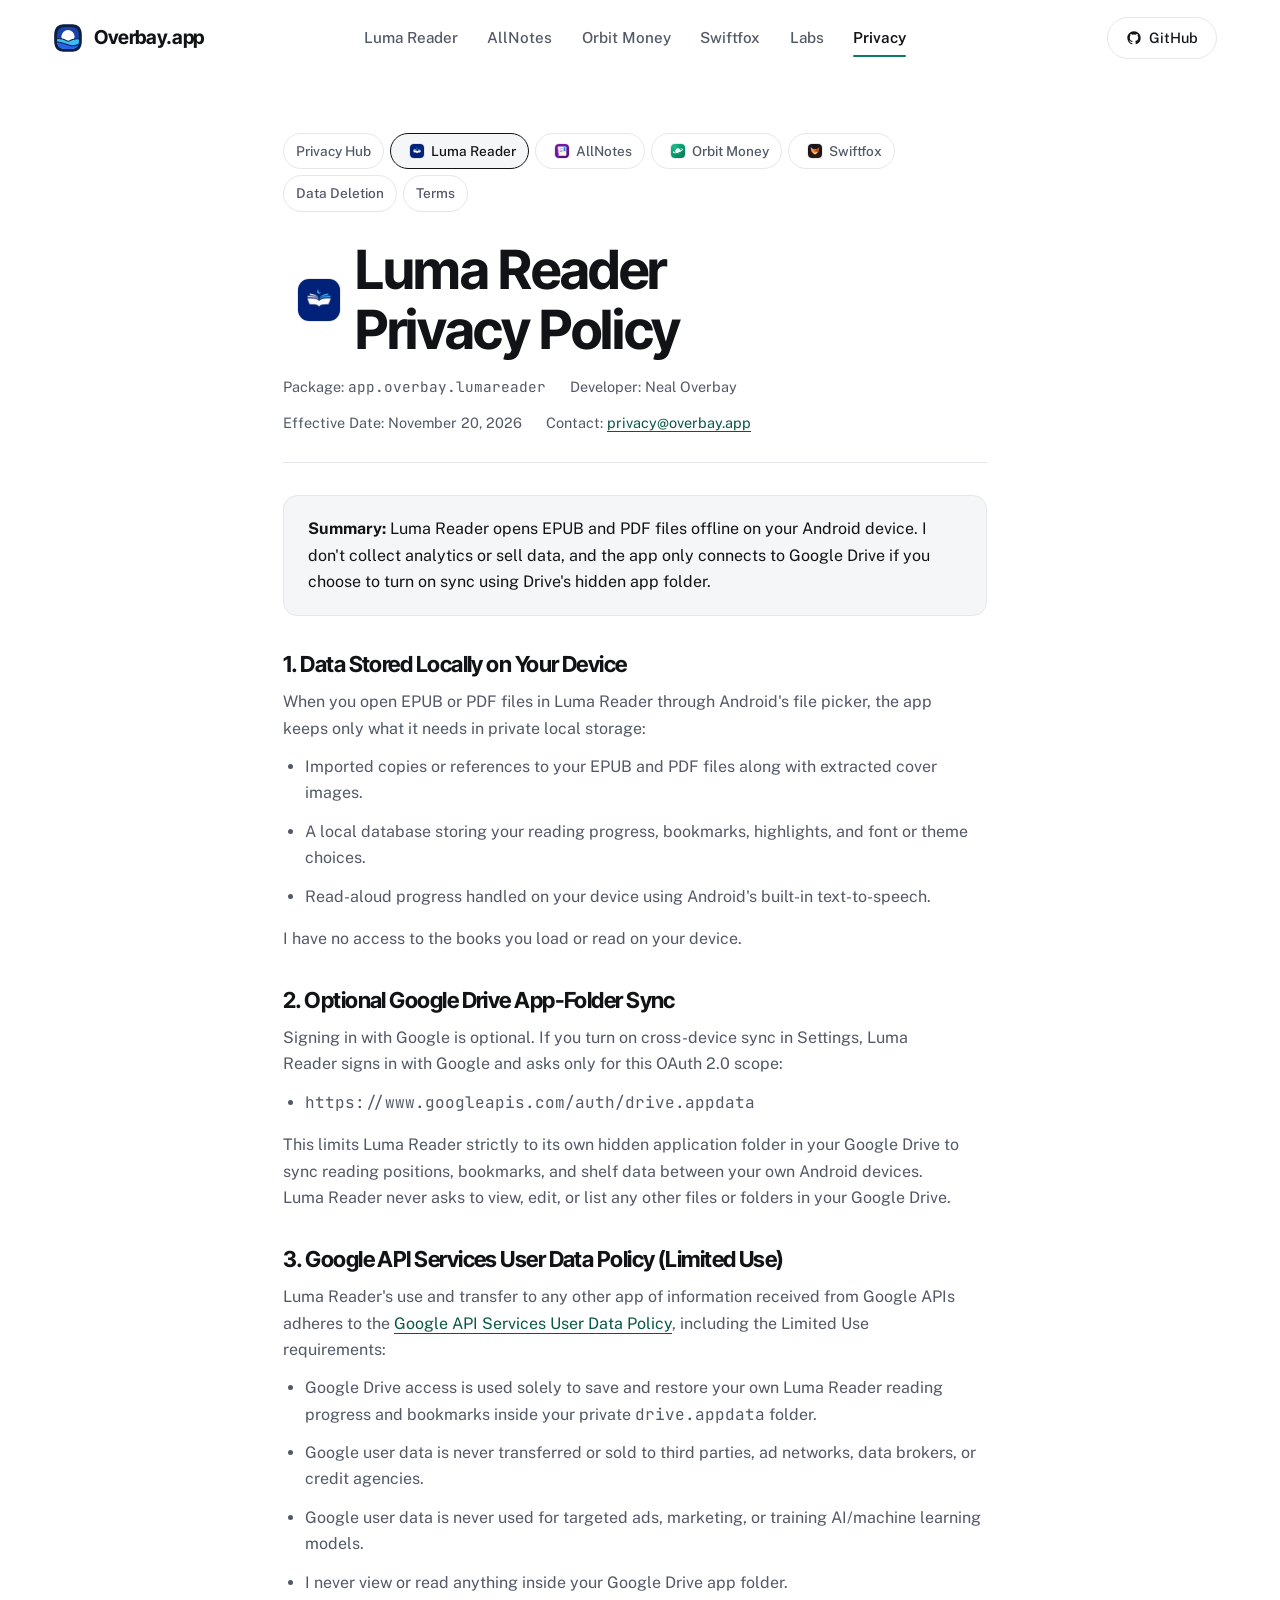
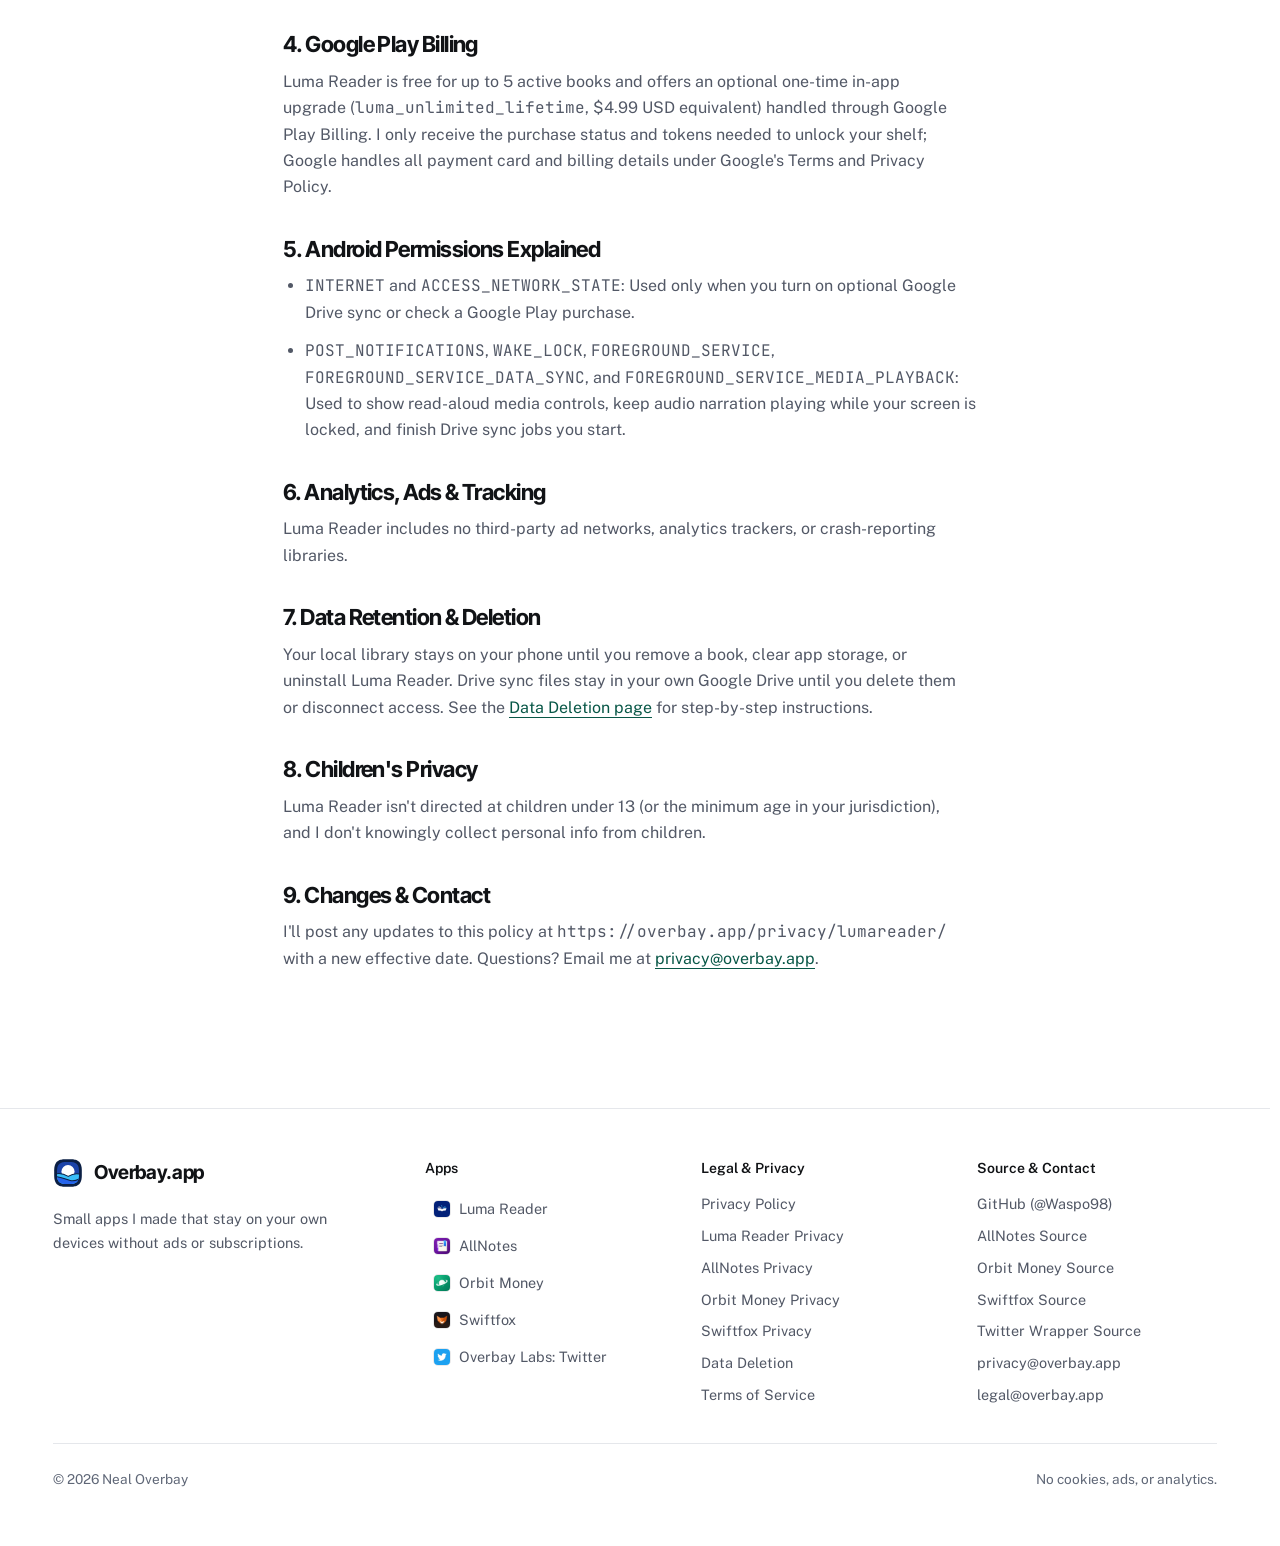
<file: privacy/lumareader/index.html>
<!doctype html>
<html lang="en">
<head>
  <meta charset="utf-8">
  <meta name="viewport" content="width=device-width, initial-scale=1">
  <title>Luma Reader Privacy Policy — Overbay.app</title>
  <meta name="description" content="Privacy Policy for Luma Reader (app.overbay.lumareader), covering local EPUB/PDF storage, drive.appdata sync, and Play Billing.">
  <meta name="robots" content="index,follow">
  <link rel="canonical" href="https://overbay.app/privacy/lumareader/">
  <meta property="og:type" content="website">
  <meta property="og:site_name" content="Overbay.app">
  <meta property="og:title" content="Luma Reader Privacy Policy — Overbay.app">
  <meta property="og:description" content="Privacy Policy for Luma Reader (app.overbay.lumareader), covering local EPUB/PDF storage, drive.appdata sync, and Play Billing.">
  <meta property="og:url" content="https://overbay.app/privacy/lumareader/">
  <meta property="og:image" content="https://overbay.app/assets/brand/og-image.png">
  <meta property="og:image:width" content="1200">
  <meta property="og:image:height" content="630">
  <meta property="og:image:alt" content="Overbay.app — Luma Reader Privacy Policy">
  <meta name="twitter:card" content="summary_large_image">
  <meta name="twitter:title" content="Luma Reader Privacy Policy — Overbay.app">
  <meta name="twitter:description" content="Privacy Policy for Luma Reader (app.overbay.lumareader), covering local EPUB/PDF storage, drive.appdata sync, and Play Billing.">
  <meta name="twitter:image" content="https://overbay.app/assets/brand/og-image.png">
  <meta name="twitter:image:alt" content="Overbay.app — Luma Reader Privacy Policy">
  <link rel="icon" type="image/svg+xml" href="/assets/brand/favicon.svg?v=2">
  <link rel="icon" type="image/png" sizes="96x96" href="/assets/brand/favicon-96.png?v=2">
  <link rel="icon" href="/assets/brand/favicon.ico?v=2" sizes="16x16 32x32 48x48">
  <link rel="apple-touch-icon" sizes="180x180" href="/assets/brand/apple-touch-icon.png?v=2">
  <link rel="preload" href="/assets/fonts/inter-tight-latin.woff2" as="font" type="font/woff2" crossorigin>
  <link rel="preload" href="/assets/fonts/public-sans-latin.woff2" as="font" type="font/woff2" crossorigin>
  <link rel="stylesheet" href="/css/styles.css?v=6">
  <noscript><link rel="stylesheet" href="/css/noscript.css?v=3"></noscript>
</head>
<body>
  <a class="skip-link" href="#main">Skip to main content</a>

  <header class="site-header">
    <div class="container nav-bar">
      <a class="brand-link" href="/">
        <img class="brand-mark" src="/assets/brand/overbay-mark.svg" alt="" width="30" height="30">
        <span>Overbay.app</span>
      </a>
      <nav class="nav-menu" aria-label="Main navigation">
        <a href="/lumareader/">Luma Reader</a>
        <a href="/allnotes/">AllNotes</a>
        <a href="/orbitmoney/">Orbit Money</a>
        <a href="/swiftfox/">Swiftfox</a>
        <a href="/labs/twitter/">Labs</a>
        <a href="/privacy/" class="is-section-active">Privacy</a>
      </nav>
      <div class="nav-actions">
        <a class="nav-pill-btn" href="https://github.com/Waspo98">
          <svg class="icon icon--sm icon--fill" viewBox="0 0 24 24" aria-hidden="true"><path d="M12 2C6.477 2 2 6.484 2 12.017c0 4.425 2.865 8.18 6.839 9.504.5.092.682-.217.682-.483 0-.237-.008-.868-.013-1.703-2.782.605-3.369-1.343-3.369-1.343-.454-1.158-1.11-1.466-1.11-1.466-.908-.62.069-.608.069-.608 1.003.07 1.53 1.032 1.53 1.032.892 1.53 2.341 1.088 2.91.832.092-.647.35-1.088.636-1.338-2.22-.253-4.555-1.113-4.555-4.951 0-1.093.39-1.988 1.029-2.688-.103-.253-.446-1.272.098-2.65 0 0 .84-.27 2.75 1.026A9.564 9.564 0 0 1 12 6.844a9.59 9.59 0 0 1 2.504.337c1.909-1.296 2.747-1.027 2.747-1.027.546 1.379.202 2.398.1 2.651.64.7 1.028 1.595 1.028 2.688 0 3.848-2.339 4.695-4.566 4.943.359.309.678.92.678 1.855 0 1.338-.012 2.419-.012 2.747 0 .268.18.58.688.482A10.02 10.02 0 0 0 22 12.017C22 6.484 17.522 2 12 2Z"/></svg>
          <span>GitHub</span>
        </a>
        <button class="nav-toggle" type="button" aria-label="Toggle navigation menu" aria-expanded="false" aria-controls="mobile-nav">
          <svg class="icon" viewBox="0 0 24 24" stroke-width="2" aria-hidden="true"><line x1="4" y1="7" x2="20" y2="7"/><line x1="4" y1="12" x2="20" y2="12"/><line x1="4" y1="17" x2="20" y2="17"/></svg>
        </button>
      </div>
    </div>
    <nav id="mobile-nav" class="mobile-drawer" aria-label="Mobile navigation">
      <ul>
        <li><a href="/lumareader/">Luma Reader</a></li>
        <li><a href="/allnotes/">AllNotes</a></li>
        <li><a href="/orbitmoney/">Orbit Money</a></li>
        <li><a href="/swiftfox/">Swiftfox</a></li>
        <li><a href="/labs/twitter/">Overbay Labs (Twitter)</a></li>
        <li><a href="/privacy/">Privacy Policy</a></li>
        <li><a href="/data-deletion/">Data Deletion</a></li>
        <li><a href="/terms/">Terms of Service</a></li>
      </ul>
    </nav>
  </header>

  <main id="main" class="legal-main">
    <div class="container container--narrow">
      <nav class="legal-nav-pills" aria-label="Privacy and legal documents">
        <a href="/privacy/">Privacy Hub</a>
        <a href="/privacy/lumareader/" aria-current="page"><picture><source srcset="/assets/icons/lumareader-96.webp" type="image/webp"><img class="app-icon app-icon--xs" src="/assets/icons/lumareader-96.png" alt="" width="16" height="16" decoding="async"></picture><span>Luma Reader</span></a>
        <a href="/privacy/allnotes/"><picture><source srcset="/assets/icons/allnotes-96.webp" type="image/webp"><img class="app-icon app-icon--xs" src="/assets/icons/allnotes-96.png" alt="" width="16" height="16" decoding="async"></picture><span>AllNotes</span></a>
        <a href="/privacy/orbitmoney/"><picture><source srcset="/assets/icons/orbitmoney-96.webp" type="image/webp"><img class="app-icon app-icon--xs" src="/assets/icons/orbitmoney-96.png" alt="" width="16" height="16" decoding="async"></picture><span>Orbit Money</span></a>
        <a href="/privacy/swiftfox/"><picture><source srcset="/assets/icons/swiftfox-96.webp" type="image/webp"><img class="app-icon app-icon--xs" src="/assets/icons/swiftfox-96.png" alt="" width="16" height="16" decoding="async"></picture><span>Swiftfox</span></a>
        <a href="/data-deletion/">Data Deletion</a>
        <a href="/terms/">Terms</a>
      </nav>

      <header class="legal-header">
        <div class="page-hero-title">
          <picture>
            <source srcset="/assets/icons/lumareader-96.webp 1x, /assets/icons/lumareader-192.webp 2x" type="image/webp">
            <img class="app-icon app-icon--lg" src="/assets/icons/lumareader-96.png" srcset="/assets/icons/lumareader-96.png 1x, /assets/icons/lumareader-192.png 2x" alt="" width="44" height="44" decoding="async">
          </picture>
          <h1>Luma Reader Privacy Policy</h1>
        </div>
        <div class="legal-meta">
          <span>Package: <code>app.overbay.lumareader</code></span>
          <span>Developer: Neal Overbay</span>
          <span>Effective Date: November 20, 2026</span>
          <span>Contact: <a href="mailto:privacy@overbay.app">privacy@overbay.app</a></span>
        </div>
      </header>

      <div class="legal-summary-box">
        <strong>Summary:</strong> Luma Reader opens EPUB and PDF files offline on your Android device. I don't collect analytics or sell data, and the app only connects to Google Drive if you choose to turn on sync using Drive's hidden app folder.
      </div>

      <h2>1. Data Stored Locally on Your Device</h2>
      <p>When you open EPUB or PDF files in Luma Reader through Android's file picker, the app keeps only what it needs in private local storage:</p>
      <ul>
        <li>Imported copies or references to your EPUB and PDF files along with extracted cover images.</li>
        <li>A local database storing your reading progress, bookmarks, highlights, and font or theme choices.</li>
        <li>Read-aloud progress handled on your device using Android's built-in text-to-speech.</li>
      </ul>
      <p>I have no access to the books you load or read on your device.</p>

      <h2>2. Optional Google Drive App-Folder Sync</h2>
      <p>Signing in with Google is optional. If you turn on cross-device sync in Settings, Luma Reader signs in with Google and asks only for this OAuth 2.0 scope:</p>
      <ul>
        <li><code>https://www.googleapis.com/auth/drive.appdata</code></li>
      </ul>
      <p>This limits Luma Reader strictly to its own hidden application folder in your Google Drive to sync reading positions, bookmarks, and shelf data between your own Android devices. Luma Reader never asks to view, edit, or list any other files or folders in your Google Drive.</p>

      <h2>3. Google API Services User Data Policy (Limited Use)</h2>
      <p>Luma Reader's use and transfer to any other app of information received from Google APIs adheres to the <a href="https://developers.google.com/terms/api-services-user-data-policy">Google API Services User Data Policy</a>, including the Limited Use requirements:</p>
      <ul>
        <li>Google Drive access is used solely to save and restore your own Luma Reader reading progress and bookmarks inside your private <code>drive.appdata</code> folder.</li>
        <li>Google user data is never transferred or sold to third parties, ad networks, data brokers, or credit agencies.</li>
        <li>Google user data is never used for targeted ads, marketing, or training AI/machine learning models.</li>
        <li>I never view or read anything inside your Google Drive app folder.</li>
      </ul>

      <h2>4. Google Play Billing</h2>
      <p>Luma Reader is free for up to 5 active books and offers an optional one-time in-app upgrade (<code>luma_unlimited_lifetime</code>, $4.99 USD equivalent) handled through Google Play Billing. I only receive the purchase status and tokens needed to unlock your shelf; Google handles all payment card and billing details under Google's Terms and Privacy Policy.</p>

      <h2>5. Android Permissions Explained</h2>
      <ul>
        <li><code>INTERNET</code> and <code>ACCESS_NETWORK_STATE</code>: Used only when you turn on optional Google Drive sync or check a Google Play purchase.</li>
        <li><code>POST_NOTIFICATIONS</code>, <code>WAKE_LOCK</code>, <code>FOREGROUND_SERVICE</code>, <code>FOREGROUND_SERVICE_DATA_SYNC</code>, and <code>FOREGROUND_SERVICE_MEDIA_PLAYBACK</code>: Used to show read-aloud media controls, keep audio narration playing while your screen is locked, and finish Drive sync jobs you start.</li>
      </ul>

      <h2>6. Analytics, Ads &amp; Tracking</h2>
      <p>Luma Reader includes no third-party ad networks, analytics trackers, or crash-reporting libraries.</p>

      <h2>7. Data Retention &amp; Deletion</h2>
      <p>Your local library stays on your phone until you remove a book, clear app storage, or uninstall Luma Reader. Drive sync files stay in your own Google Drive until you delete them or disconnect access. See the <a href="/data-deletion/">Data Deletion page</a> for step-by-step instructions.</p>

      <h2>8. Children's Privacy</h2>
      <p>Luma Reader isn't directed at children under 13 (or the minimum age in your jurisdiction), and I don't knowingly collect personal info from children.</p>

      <h2>9. Changes &amp; Contact</h2>
      <p>I'll post any updates to this policy at <code>https://overbay.app/privacy/lumareader/</code> with a new effective date. Questions? Email me at <a href="mailto:privacy@overbay.app">privacy@overbay.app</a>.</p>
    </div>
  </main>

  <footer class="site-footer">
    <div class="container">
      <div class="footer-grid">
        <div class="footer-brand">
          <a class="brand-link" href="/">
            <img class="brand-mark" src="/assets/brand/overbay-mark.svg" alt="" width="30" height="30">
            <span>Overbay.app</span>
          </a>
          <p>Small apps I made that stay on your own devices without ads or subscriptions.</p>
        </div>
        <div class="footer-col">
          <p class="footer-heading">Apps</p>
          <ul>
            <li><a href="/lumareader/"><picture><source srcset="/assets/icons/lumareader-96.webp" type="image/webp"><img class="app-icon app-icon--xs" src="/assets/icons/lumareader-96.png" alt="" width="18" height="18" loading="lazy" decoding="async"></picture><span>Luma Reader</span></a></li>
            <li><a href="/allnotes/"><picture><source srcset="/assets/icons/allnotes-96.webp" type="image/webp"><img class="app-icon app-icon--xs" src="/assets/icons/allnotes-96.png" alt="" width="18" height="18" loading="lazy" decoding="async"></picture><span>AllNotes</span></a></li>
            <li><a href="/orbitmoney/"><picture><source srcset="/assets/icons/orbitmoney-96.webp" type="image/webp"><img class="app-icon app-icon--xs" src="/assets/icons/orbitmoney-96.png" alt="" width="18" height="18" loading="lazy" decoding="async"></picture><span>Orbit Money</span></a></li>
            <li><a href="/swiftfox/"><picture><source srcset="/assets/icons/swiftfox-96.webp" type="image/webp"><img class="app-icon app-icon--xs" src="/assets/icons/swiftfox-96.png" alt="" width="18" height="18" loading="lazy" decoding="async"></picture><span>Swiftfox</span></a></li>
            <li><a href="/labs/twitter/"><picture><source srcset="/assets/icons/twitter-96.webp" type="image/webp"><img class="app-icon app-icon--xs" src="/assets/icons/twitter-96.png" alt="" width="18" height="18" loading="lazy" decoding="async"></picture><span>Overbay Labs: Twitter</span></a></li>
          </ul>
        </div>
        <div class="footer-col">
          <p class="footer-heading">Legal &amp; Privacy</p>
          <ul>
            <li><a href="/privacy/">Privacy Policy</a></li>
            <li><a href="/privacy/lumareader/">Luma Reader Privacy</a></li>
            <li><a href="/privacy/allnotes/">AllNotes Privacy</a></li>
            <li><a href="/privacy/orbitmoney/">Orbit Money Privacy</a></li>
            <li><a href="/privacy/swiftfox/">Swiftfox Privacy</a></li>
            <li><a href="/data-deletion/">Data Deletion</a></li>
            <li><a href="/terms/">Terms of Service</a></li>
          </ul>
        </div>
        <div class="footer-col">
          <p class="footer-heading">Source &amp; Contact</p>
          <ul>
            <li><a href="https://github.com/Waspo98">GitHub (@Waspo98)</a></li>
            <li><a href="https://github.com/Waspo98/allnotes">AllNotes Source</a></li>
            <li><a href="https://github.com/Waspo98/Orbit-Money">Orbit Money Source</a></li>
            <li><a href="https://github.com/Waspo98/swiftfox">Swiftfox Source</a></li>
            <li><a href="https://github.com/Waspo98/overbay-twitter">Twitter Wrapper Source</a></li>
            <li><a href="mailto:privacy@overbay.app">privacy@overbay.app</a></li>
            <li><a href="mailto:legal@overbay.app">legal@overbay.app</a></li>
          </ul>
        </div>
      </div>
      <div class="footer-bottom">
        <span>&copy; 2026 Neal Overbay</span>
        <span>No cookies, ads, or analytics.</span>
      </div>
    </div>
  </footer>

  <script src="/js/main.js?v=5" defer></script>
</body>
</html>
</file>
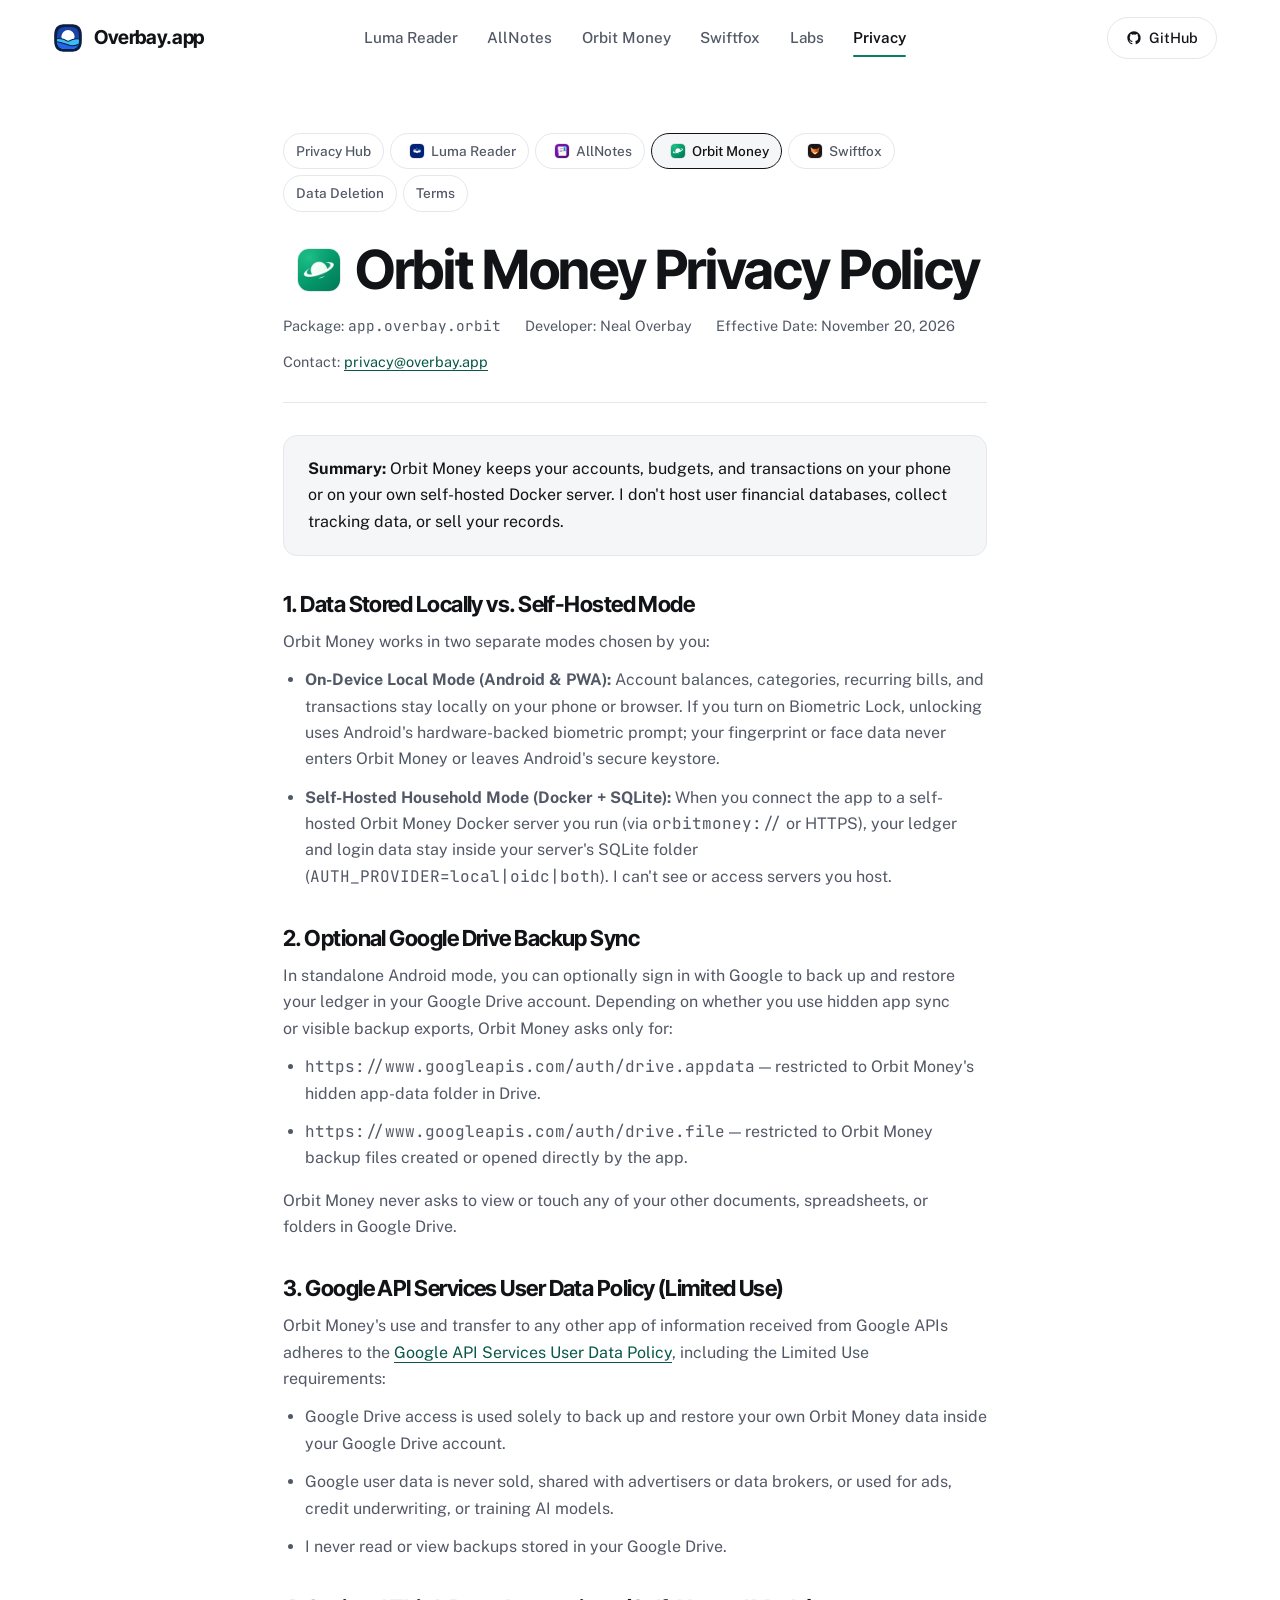
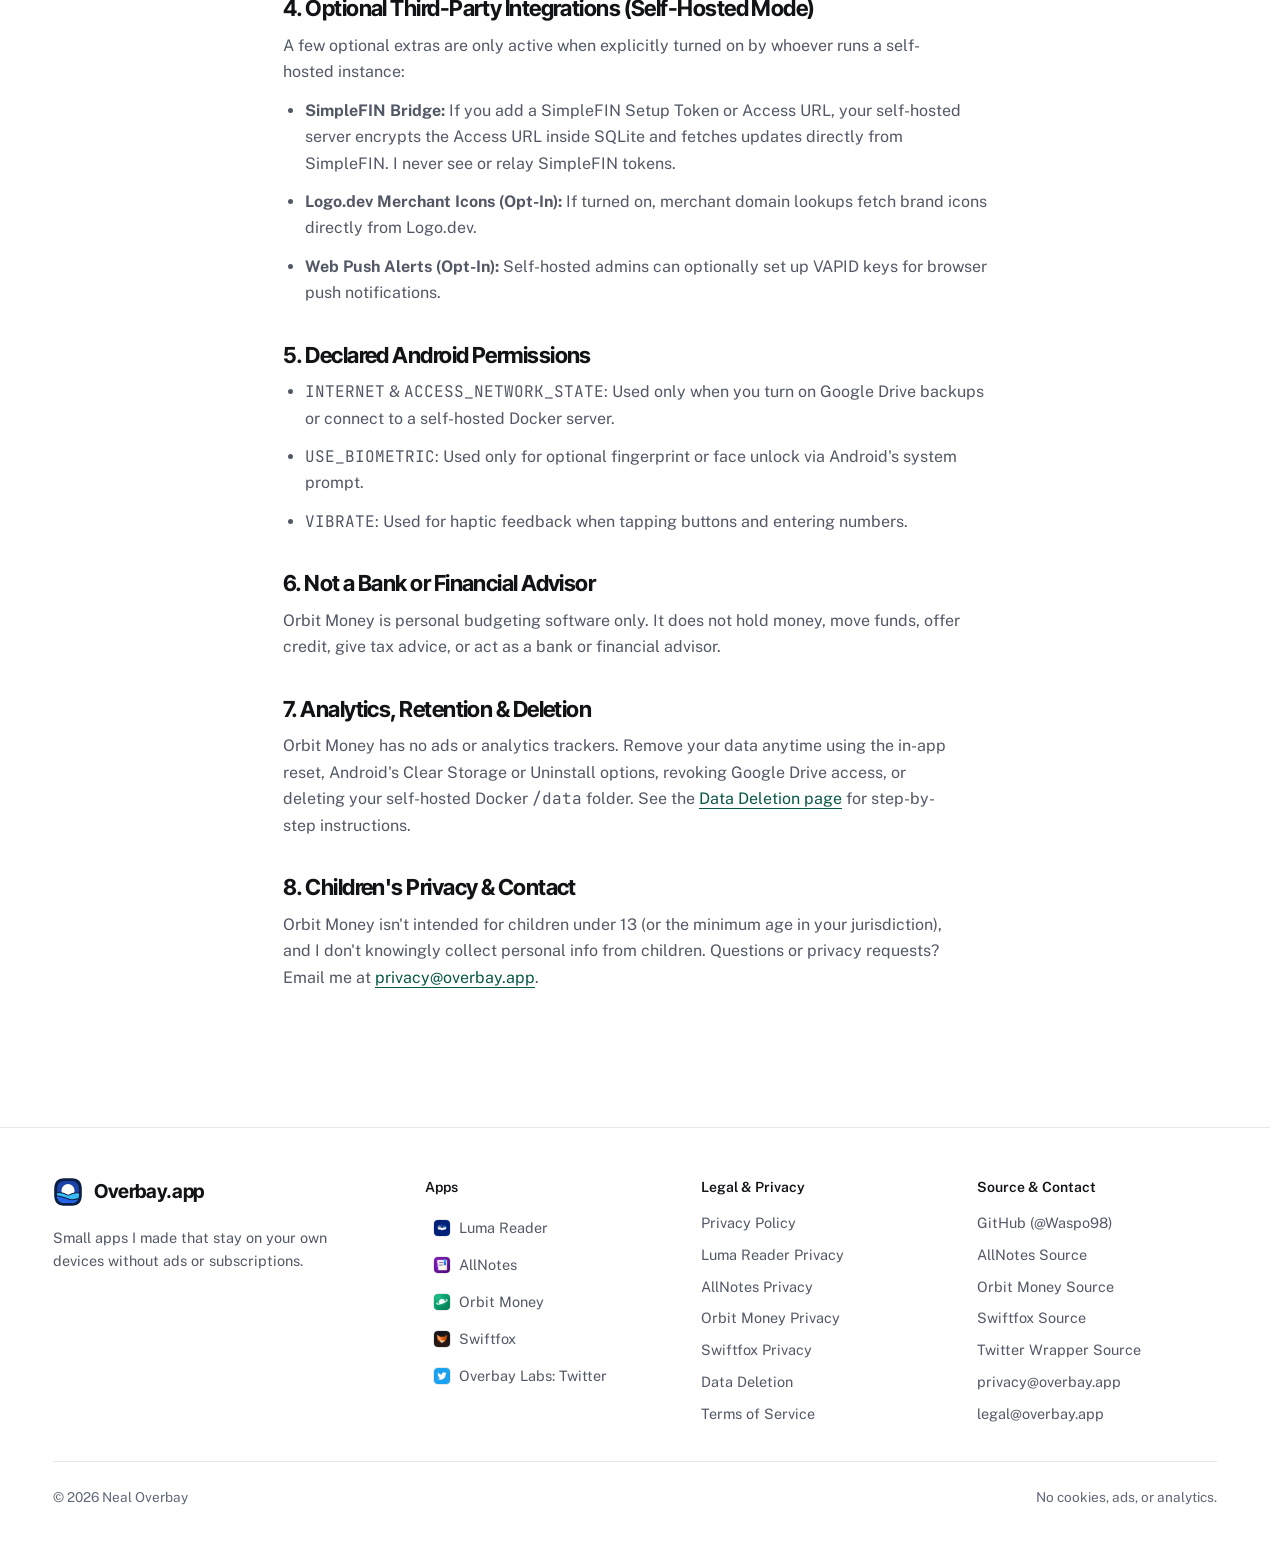
<file: privacy/orbitmoney/index.html>
<!doctype html>
<html lang="en">
<head>
  <meta charset="utf-8">
  <meta name="viewport" content="width=device-width, initial-scale=1">
  <title>Orbit Money Privacy Policy — Overbay.app</title>
  <meta name="description" content="Privacy Policy for Orbit Money (app.overbay.orbit), covering local storage, self-hosted Docker mode, Google Drive backups, and SimpleFIN.">
  <meta name="robots" content="index,follow">
  <link rel="canonical" href="https://overbay.app/privacy/orbitmoney/">
  <meta property="og:type" content="website">
  <meta property="og:site_name" content="Overbay.app">
  <meta property="og:title" content="Orbit Money Privacy Policy — Overbay.app">
  <meta property="og:description" content="Privacy Policy for Orbit Money (app.overbay.orbit), covering local storage, self-hosted Docker mode, Google Drive backups, and SimpleFIN.">
  <meta property="og:url" content="https://overbay.app/privacy/orbitmoney/">
  <meta property="og:image" content="https://overbay.app/assets/brand/og-image.png">
  <meta property="og:image:width" content="1200">
  <meta property="og:image:height" content="630">
  <meta property="og:image:alt" content="Overbay.app — Orbit Money Privacy Policy">
  <meta name="twitter:card" content="summary_large_image">
  <meta name="twitter:title" content="Orbit Money Privacy Policy — Overbay.app">
  <meta name="twitter:description" content="Privacy Policy for Orbit Money (app.overbay.orbit), covering local storage, self-hosted Docker mode, Google Drive backups, and SimpleFIN.">
  <meta name="twitter:image" content="https://overbay.app/assets/brand/og-image.png">
  <meta name="twitter:image:alt" content="Overbay.app — Orbit Money Privacy Policy">
  <link rel="icon" type="image/svg+xml" href="/assets/brand/favicon.svg?v=2">
  <link rel="icon" type="image/png" sizes="96x96" href="/assets/brand/favicon-96.png?v=2">
  <link rel="icon" href="/assets/brand/favicon.ico?v=2" sizes="16x16 32x32 48x48">
  <link rel="apple-touch-icon" sizes="180x180" href="/assets/brand/apple-touch-icon.png?v=2">
  <link rel="preload" href="/assets/fonts/inter-tight-latin.woff2" as="font" type="font/woff2" crossorigin>
  <link rel="preload" href="/assets/fonts/public-sans-latin.woff2" as="font" type="font/woff2" crossorigin>
  <link rel="stylesheet" href="/css/styles.css?v=6">
  <noscript><link rel="stylesheet" href="/css/noscript.css?v=3"></noscript>
</head>
<body>
  <a class="skip-link" href="#main">Skip to main content</a>

  <header class="site-header">
    <div class="container nav-bar">
      <a class="brand-link" href="/">
        <img class="brand-mark" src="/assets/brand/overbay-mark.svg" alt="" width="30" height="30">
        <span>Overbay.app</span>
      </a>
      <nav class="nav-menu" aria-label="Main navigation">
        <a href="/lumareader/">Luma Reader</a>
        <a href="/allnotes/">AllNotes</a>
        <a href="/orbitmoney/">Orbit Money</a>
        <a href="/swiftfox/">Swiftfox</a>
        <a href="/labs/twitter/">Labs</a>
        <a href="/privacy/" class="is-section-active">Privacy</a>
      </nav>
      <div class="nav-actions">
        <a class="nav-pill-btn" href="https://github.com/Waspo98">
          <svg class="icon icon--sm icon--fill" viewBox="0 0 24 24" aria-hidden="true"><path d="M12 2C6.477 2 2 6.484 2 12.017c0 4.425 2.865 8.18 6.839 9.504.5.092.682-.217.682-.483 0-.237-.008-.868-.013-1.703-2.782.605-3.369-1.343-3.369-1.343-.454-1.158-1.11-1.466-1.11-1.466-.908-.62.069-.608.069-.608 1.003.07 1.53 1.032 1.53 1.032.892 1.53 2.341 1.088 2.91.832.092-.647.35-1.088.636-1.338-2.22-.253-4.555-1.113-4.555-4.951 0-1.093.39-1.988 1.029-2.688-.103-.253-.446-1.272.098-2.65 0 0 .84-.27 2.75 1.026A9.564 9.564 0 0 1 12 6.844a9.59 9.59 0 0 1 2.504.337c1.909-1.296 2.747-1.027 2.747-1.027.546 1.379.202 2.398.1 2.651.64.7 1.028 1.595 1.028 2.688 0 3.848-2.339 4.695-4.566 4.943.359.309.678.92.678 1.855 0 1.338-.012 2.419-.012 2.747 0 .268.18.58.688.482A10.02 10.02 0 0 0 22 12.017C22 6.484 17.522 2 12 2Z"/></svg>
          <span>GitHub</span>
        </a>
        <button class="nav-toggle" type="button" aria-label="Toggle navigation menu" aria-expanded="false" aria-controls="mobile-nav">
          <svg class="icon" viewBox="0 0 24 24" stroke-width="2" aria-hidden="true"><line x1="4" y1="7" x2="20" y2="7"/><line x1="4" y1="12" x2="20" y2="12"/><line x1="4" y1="17" x2="20" y2="17"/></svg>
        </button>
      </div>
    </div>
    <nav id="mobile-nav" class="mobile-drawer" aria-label="Mobile navigation">
      <ul>
        <li><a href="/lumareader/">Luma Reader</a></li>
        <li><a href="/allnotes/">AllNotes</a></li>
        <li><a href="/orbitmoney/">Orbit Money</a></li>
        <li><a href="/swiftfox/">Swiftfox</a></li>
        <li><a href="/labs/twitter/">Overbay Labs (Twitter)</a></li>
        <li><a href="/privacy/">Privacy Policy</a></li>
        <li><a href="/data-deletion/">Data Deletion</a></li>
        <li><a href="/terms/">Terms of Service</a></li>
      </ul>
    </nav>
  </header>

  <main id="main" class="legal-main">
    <div class="container container--narrow">
      <nav class="legal-nav-pills" aria-label="Privacy and legal documents">
        <a href="/privacy/">Privacy Hub</a>
        <a href="/privacy/lumareader/"><picture><source srcset="/assets/icons/lumareader-96.webp" type="image/webp"><img class="app-icon app-icon--xs" src="/assets/icons/lumareader-96.png" alt="" width="16" height="16" decoding="async"></picture><span>Luma Reader</span></a>
        <a href="/privacy/allnotes/"><picture><source srcset="/assets/icons/allnotes-96.webp" type="image/webp"><img class="app-icon app-icon--xs" src="/assets/icons/allnotes-96.png" alt="" width="16" height="16" decoding="async"></picture><span>AllNotes</span></a>
        <a href="/privacy/orbitmoney/" aria-current="page"><picture><source srcset="/assets/icons/orbitmoney-96.webp" type="image/webp"><img class="app-icon app-icon--xs" src="/assets/icons/orbitmoney-96.png" alt="" width="16" height="16" decoding="async"></picture><span>Orbit Money</span></a>
        <a href="/privacy/swiftfox/"><picture><source srcset="/assets/icons/swiftfox-96.webp" type="image/webp"><img class="app-icon app-icon--xs" src="/assets/icons/swiftfox-96.png" alt="" width="16" height="16" decoding="async"></picture><span>Swiftfox</span></a>
        <a href="/data-deletion/">Data Deletion</a>
        <a href="/terms/">Terms</a>
      </nav>

      <header class="legal-header">
        <div class="page-hero-title">
          <picture>
            <source srcset="/assets/icons/orbitmoney-96.webp 1x, /assets/icons/orbitmoney-192.webp 2x" type="image/webp">
            <img class="app-icon app-icon--lg" src="/assets/icons/orbitmoney-96.png" srcset="/assets/icons/orbitmoney-96.png 1x, /assets/icons/orbitmoney-192.png 2x" alt="" width="44" height="44" decoding="async">
          </picture>
          <h1>Orbit Money Privacy Policy</h1>
        </div>
        <div class="legal-meta">
          <span>Package: <code>app.overbay.orbit</code></span>
          <span>Developer: Neal Overbay</span>
          <span>Effective Date: November 20, 2026</span>
          <span>Contact: <a href="mailto:privacy@overbay.app">privacy@overbay.app</a></span>
        </div>
      </header>

      <div class="legal-summary-box">
        <strong>Summary:</strong> Orbit Money keeps your accounts, budgets, and transactions on your phone or on your own self-hosted Docker server. I don't host user financial databases, collect tracking data, or sell your records.
      </div>

      <h2>1. Data Stored Locally vs. Self-Hosted Mode</h2>
      <p>Orbit Money works in two separate modes chosen by you:</p>
      <ul>
        <li><strong>On-Device Local Mode (Android &amp; PWA):</strong> Account balances, categories, recurring bills, and transactions stay locally on your phone or browser. If you turn on Biometric Lock, unlocking uses Android's hardware-backed biometric prompt; your fingerprint or face data never enters Orbit Money or leaves Android's secure keystore.</li>
        <li><strong>Self-Hosted Household Mode (Docker + SQLite):</strong> When you connect the app to a self-hosted Orbit Money Docker server you run (via <code>orbitmoney://</code> or HTTPS), your ledger and login data stay inside your server's SQLite folder (<code>AUTH_PROVIDER=local|oidc|both</code>). I can't see or access servers you host.</li>
      </ul>

      <h2>2. Optional Google Drive Backup Sync</h2>
      <p>In standalone Android mode, you can optionally sign in with Google to back up and restore your ledger in your Google Drive account. Depending on whether you use hidden app sync or visible backup exports, Orbit Money asks only for:</p>
      <ul>
        <li><code>https://www.googleapis.com/auth/drive.appdata</code> — restricted to Orbit Money's hidden app-data folder in Drive.</li>
        <li><code>https://www.googleapis.com/auth/drive.file</code> — restricted to Orbit Money backup files created or opened directly by the app.</li>
      </ul>
      <p>Orbit Money never asks to view or touch any of your other documents, spreadsheets, or folders in Google Drive.</p>

      <h2>3. Google API Services User Data Policy (Limited Use)</h2>
      <p>Orbit Money's use and transfer to any other app of information received from Google APIs adheres to the <a href="https://developers.google.com/terms/api-services-user-data-policy">Google API Services User Data Policy</a>, including the Limited Use requirements:</p>
      <ul>
        <li>Google Drive access is used solely to back up and restore your own Orbit Money data inside your Google Drive account.</li>
        <li>Google user data is never sold, shared with advertisers or data brokers, or used for ads, credit underwriting, or training AI models.</li>
        <li>I never read or view backups stored in your Google Drive.</li>
      </ul>

      <h2>4. Optional Third-Party Integrations (Self-Hosted Mode)</h2>
      <p>A few optional extras are only active when explicitly turned on by whoever runs a self-hosted instance:</p>
      <ul>
        <li><strong>SimpleFIN Bridge:</strong> If you add a SimpleFIN Setup Token or Access URL, your self-hosted server encrypts the Access URL inside SQLite and fetches updates directly from SimpleFIN. I never see or relay SimpleFIN tokens.</li>
        <li><strong>Logo.dev Merchant Icons (Opt-In):</strong> If turned on, merchant domain lookups fetch brand icons directly from Logo.dev.</li>
        <li><strong>Web Push Alerts (Opt-In):</strong> Self-hosted admins can optionally set up VAPID keys for browser push notifications.</li>
      </ul>

      <h2>5. Declared Android Permissions</h2>
      <ul>
        <li><code>INTERNET</code> &amp; <code>ACCESS_NETWORK_STATE</code>: Used only when you turn on Google Drive backups or connect to a self-hosted Docker server.</li>
        <li><code>USE_BIOMETRIC</code>: Used only for optional fingerprint or face unlock via Android's system prompt.</li>
        <li><code>VIBRATE</code>: Used for haptic feedback when tapping buttons and entering numbers.</li>
      </ul>

      <h2>6. Not a Bank or Financial Advisor</h2>
      <p>Orbit Money is personal budgeting software only. It does not hold money, move funds, offer credit, give tax advice, or act as a bank or financial advisor.</p>

      <h2>7. Analytics, Retention &amp; Deletion</h2>
      <p>Orbit Money has no ads or analytics trackers. Remove your data anytime using the in-app reset, Android's Clear Storage or Uninstall options, revoking Google Drive access, or deleting your self-hosted Docker <code>/data</code> folder. See the <a href="/data-deletion/">Data Deletion page</a> for step-by-step instructions.</p>

      <h2>8. Children's Privacy &amp; Contact</h2>
      <p>Orbit Money isn't intended for children under 13 (or the minimum age in your jurisdiction), and I don't knowingly collect personal info from children. Questions or privacy requests? Email me at <a href="mailto:privacy@overbay.app">privacy@overbay.app</a>.</p>
    </div>
  </main>

  <footer class="site-footer">
    <div class="container">
      <div class="footer-grid">
        <div class="footer-brand">
          <a class="brand-link" href="/">
            <img class="brand-mark" src="/assets/brand/overbay-mark.svg" alt="" width="30" height="30">
            <span>Overbay.app</span>
          </a>
          <p>Small apps I made that stay on your own devices without ads or subscriptions.</p>
        </div>
        <div class="footer-col">
          <p class="footer-heading">Apps</p>
          <ul>
            <li><a href="/lumareader/"><picture><source srcset="/assets/icons/lumareader-96.webp" type="image/webp"><img class="app-icon app-icon--xs" src="/assets/icons/lumareader-96.png" alt="" width="18" height="18" loading="lazy" decoding="async"></picture><span>Luma Reader</span></a></li>
            <li><a href="/allnotes/"><picture><source srcset="/assets/icons/allnotes-96.webp" type="image/webp"><img class="app-icon app-icon--xs" src="/assets/icons/allnotes-96.png" alt="" width="18" height="18" loading="lazy" decoding="async"></picture><span>AllNotes</span></a></li>
            <li><a href="/orbitmoney/"><picture><source srcset="/assets/icons/orbitmoney-96.webp" type="image/webp"><img class="app-icon app-icon--xs" src="/assets/icons/orbitmoney-96.png" alt="" width="18" height="18" loading="lazy" decoding="async"></picture><span>Orbit Money</span></a></li>
            <li><a href="/swiftfox/"><picture><source srcset="/assets/icons/swiftfox-96.webp" type="image/webp"><img class="app-icon app-icon--xs" src="/assets/icons/swiftfox-96.png" alt="" width="18" height="18" loading="lazy" decoding="async"></picture><span>Swiftfox</span></a></li>
            <li><a href="/labs/twitter/"><picture><source srcset="/assets/icons/twitter-96.webp" type="image/webp"><img class="app-icon app-icon--xs" src="/assets/icons/twitter-96.png" alt="" width="18" height="18" loading="lazy" decoding="async"></picture><span>Overbay Labs: Twitter</span></a></li>
          </ul>
        </div>
        <div class="footer-col">
          <p class="footer-heading">Legal &amp; Privacy</p>
          <ul>
            <li><a href="/privacy/">Privacy Policy</a></li>
            <li><a href="/privacy/lumareader/">Luma Reader Privacy</a></li>
            <li><a href="/privacy/allnotes/">AllNotes Privacy</a></li>
            <li><a href="/privacy/orbitmoney/">Orbit Money Privacy</a></li>
            <li><a href="/privacy/swiftfox/">Swiftfox Privacy</a></li>
            <li><a href="/data-deletion/">Data Deletion</a></li>
            <li><a href="/terms/">Terms of Service</a></li>
          </ul>
        </div>
        <div class="footer-col">
          <p class="footer-heading">Source &amp; Contact</p>
          <ul>
            <li><a href="https://github.com/Waspo98">GitHub (@Waspo98)</a></li>
            <li><a href="https://github.com/Waspo98/allnotes">AllNotes Source</a></li>
            <li><a href="https://github.com/Waspo98/Orbit-Money">Orbit Money Source</a></li>
            <li><a href="https://github.com/Waspo98/swiftfox">Swiftfox Source</a></li>
            <li><a href="https://github.com/Waspo98/overbay-twitter">Twitter Wrapper Source</a></li>
            <li><a href="mailto:privacy@overbay.app">privacy@overbay.app</a></li>
            <li><a href="mailto:legal@overbay.app">legal@overbay.app</a></li>
          </ul>
        </div>
      </div>
      <div class="footer-bottom">
        <span>&copy; 2026 Neal Overbay</span>
        <span>No cookies, ads, or analytics.</span>
      </div>
    </div>
  </footer>

  <script src="/js/main.js?v=5" defer></script>
</body>
</html>
</file>
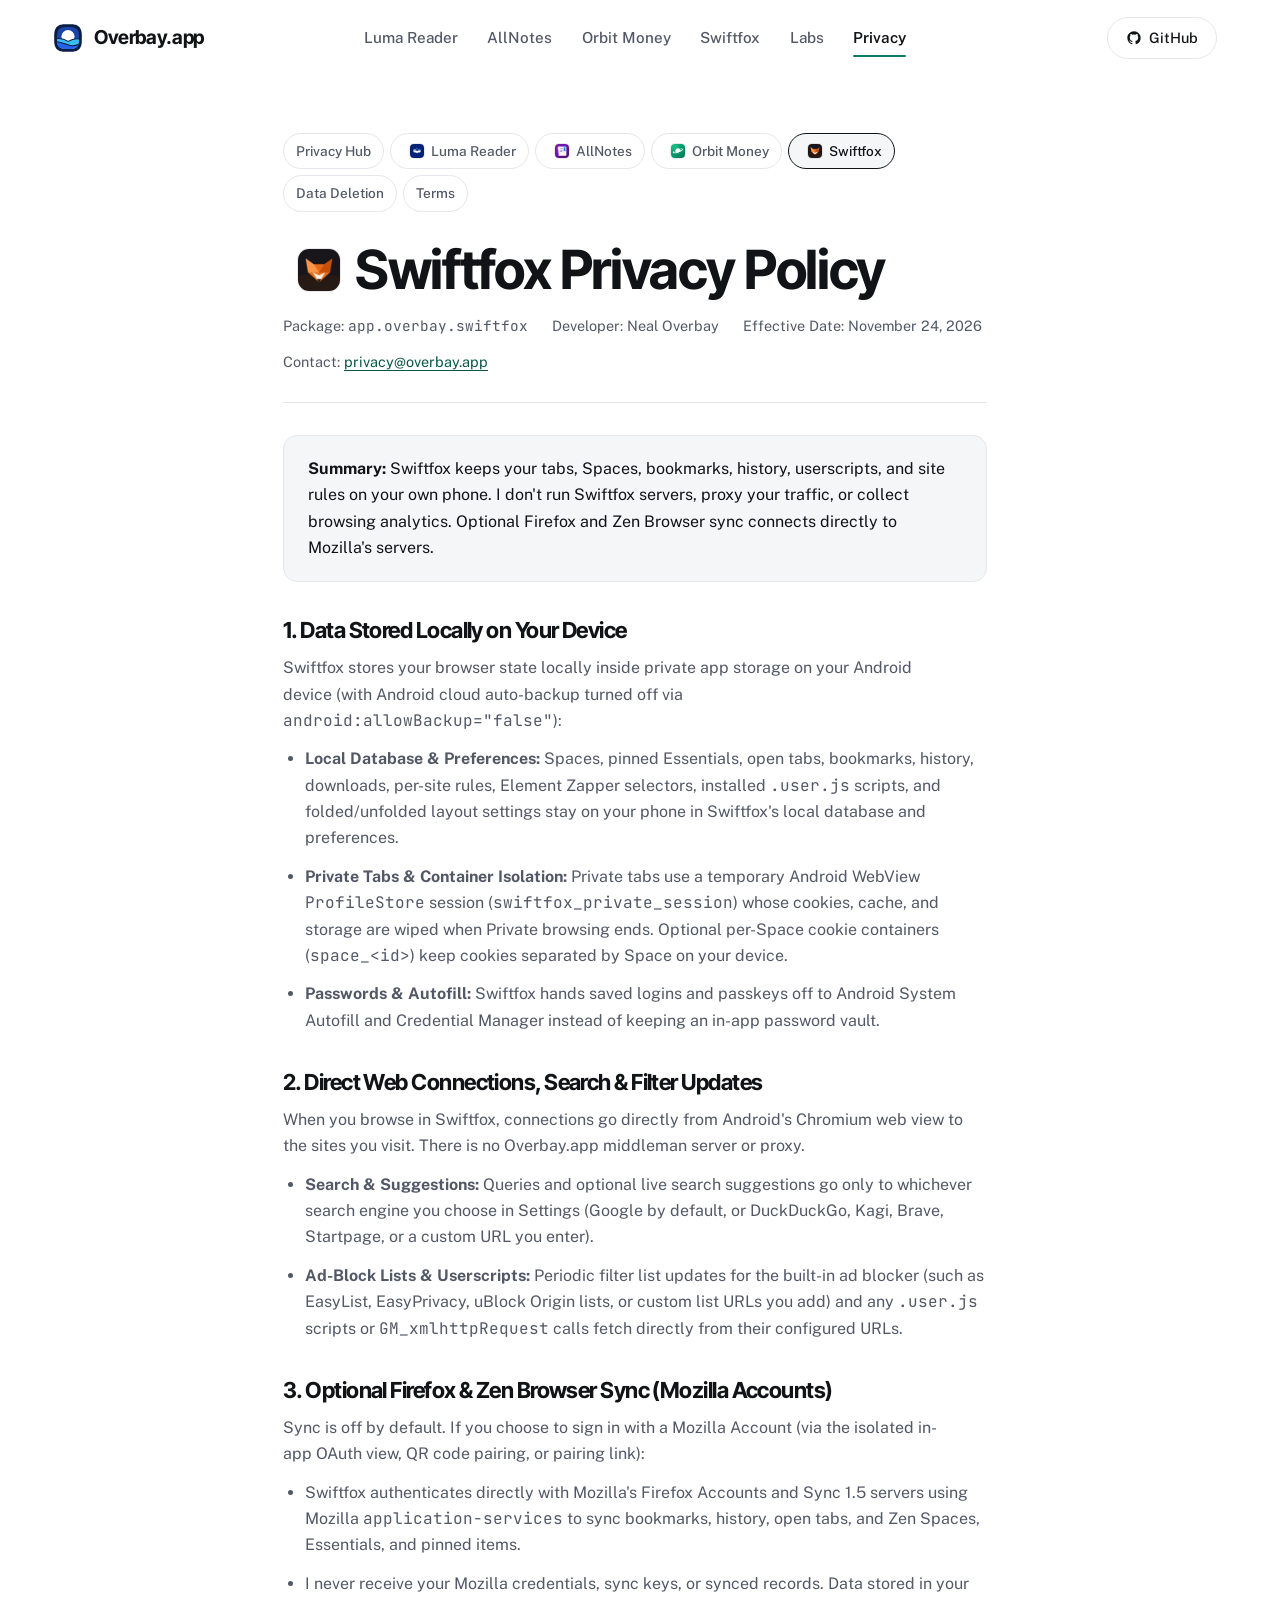
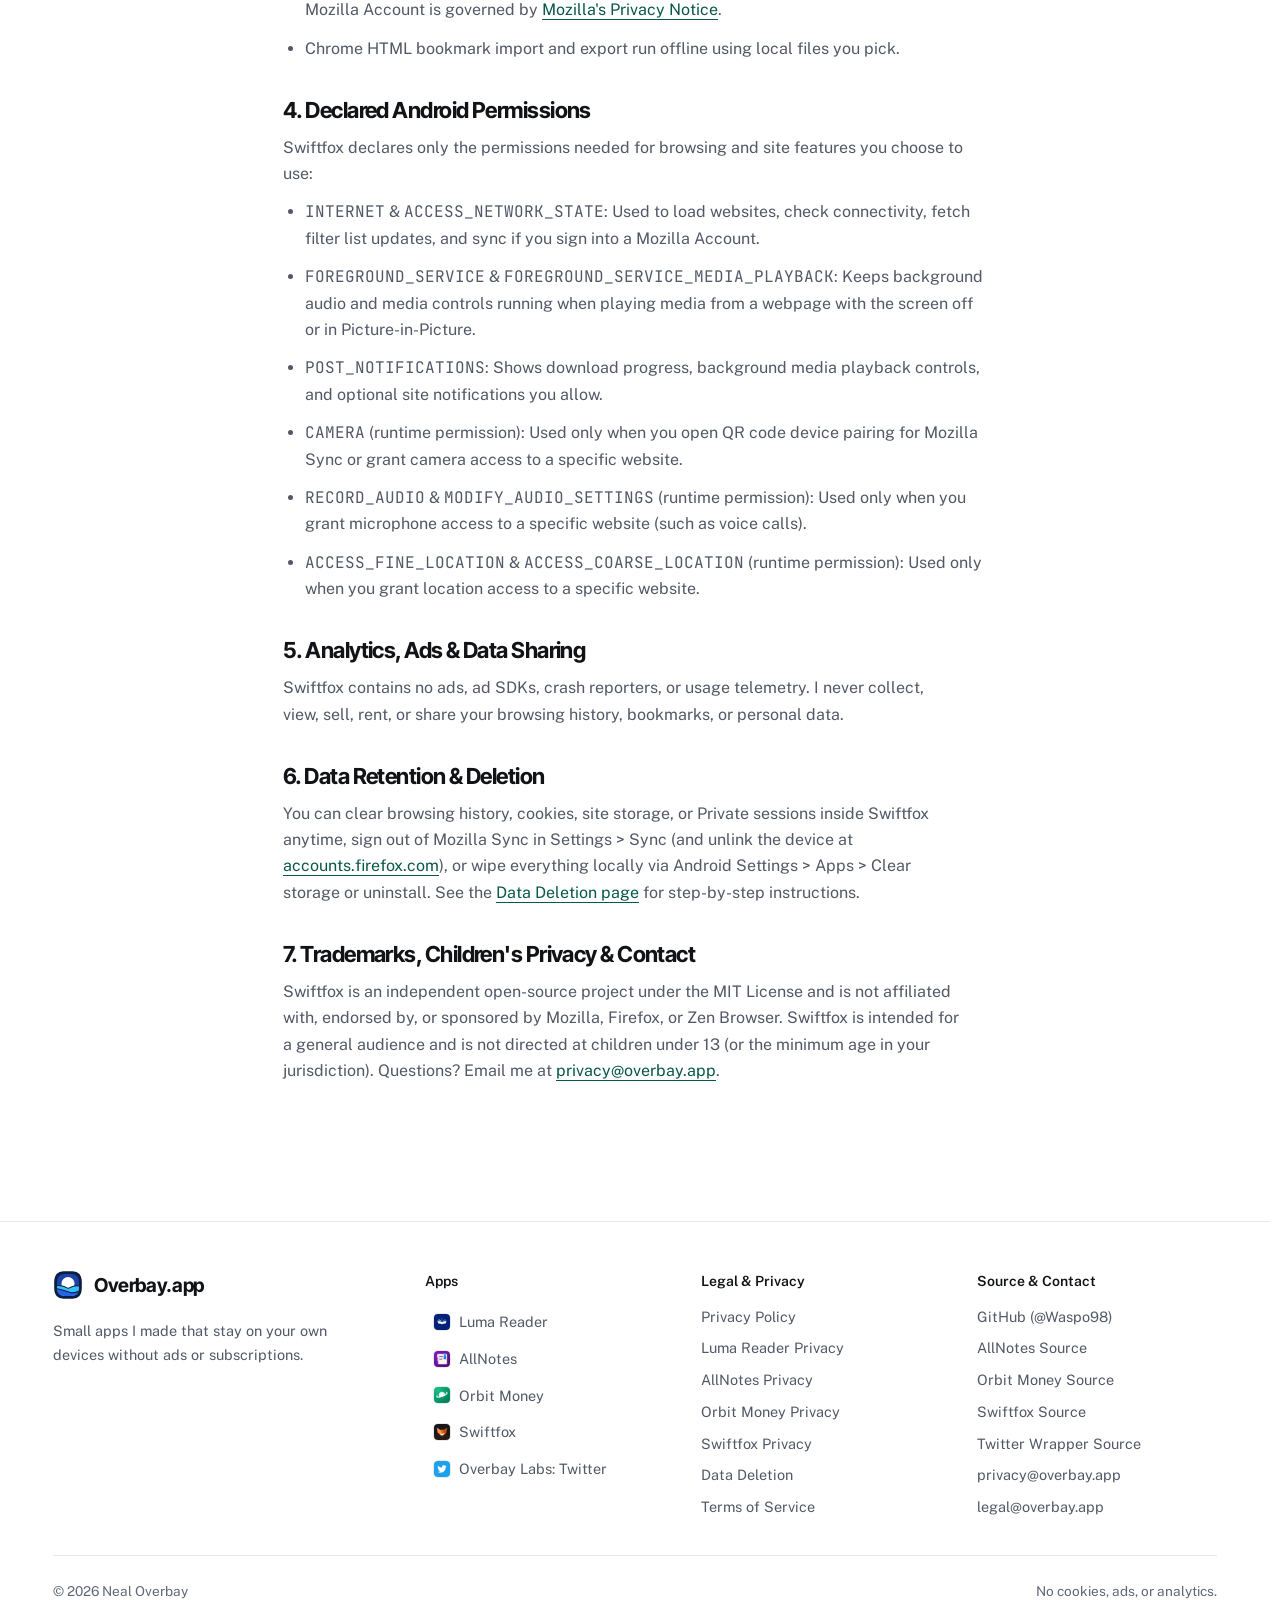
<file: privacy/swiftfox/index.html>
<!doctype html>
<html lang="en">
<head>
  <meta charset="utf-8">
  <meta name="viewport" content="width=device-width, initial-scale=1">
  <title>Swiftfox Privacy Policy — Overbay.app</title>
  <meta name="description" content="Privacy Policy for Swiftfox (app.overbay.swiftfox), covering local browsing storage, ProfileStore isolation, adblock filter updates, optional Firefox/Zen Sync, and Android permissions.">
  <meta name="robots" content="index,follow">
  <link rel="canonical" href="https://overbay.app/privacy/swiftfox/">
  <meta property="og:type" content="website">
  <meta property="og:site_name" content="Overbay.app">
  <meta property="og:title" content="Swiftfox Privacy Policy — Overbay.app">
  <meta property="og:description" content="Privacy Policy for Swiftfox (app.overbay.swiftfox), covering local browsing storage, ProfileStore isolation, filter list updates, optional Mozilla Sync, and Android permissions.">
  <meta property="og:url" content="https://overbay.app/privacy/swiftfox/">
  <meta property="og:image" content="https://overbay.app/assets/brand/og-image.png">
  <meta property="og:image:width" content="1200">
  <meta property="og:image:height" content="630">
  <meta property="og:image:alt" content="Overbay.app — Swiftfox Privacy Policy">
  <meta name="twitter:card" content="summary_large_image">
  <meta name="twitter:title" content="Swiftfox Privacy Policy — Overbay.app">
  <meta name="twitter:description" content="Privacy Policy for Swiftfox (app.overbay.swiftfox), covering local browsing storage, ProfileStore isolation, filter list updates, optional Mozilla Sync, and Android permissions.">
  <meta name="twitter:image" content="https://overbay.app/assets/brand/og-image.png">
  <meta name="twitter:image:alt" content="Overbay.app — Swiftfox Privacy Policy">
  <link rel="icon" type="image/svg+xml" href="/assets/brand/favicon.svg?v=2">
  <link rel="icon" type="image/png" sizes="96x96" href="/assets/brand/favicon-96.png?v=2">
  <link rel="icon" href="/assets/brand/favicon.ico?v=2" sizes="16x16 32x32 48x48">
  <link rel="apple-touch-icon" sizes="180x180" href="/assets/brand/apple-touch-icon.png?v=2">
  <link rel="preload" href="/assets/fonts/inter-tight-latin.woff2" as="font" type="font/woff2" crossorigin>
  <link rel="preload" href="/assets/fonts/public-sans-latin.woff2" as="font" type="font/woff2" crossorigin>
  <link rel="stylesheet" href="/css/styles.css?v=6">
  <noscript><link rel="stylesheet" href="/css/noscript.css?v=3"></noscript>
</head>
<body>
  <a class="skip-link" href="#main">Skip to main content</a>

  <header class="site-header">
    <div class="container nav-bar">
      <a class="brand-link" href="/">
        <img class="brand-mark" src="/assets/brand/overbay-mark.svg" alt="" width="30" height="30">
        <span>Overbay.app</span>
      </a>
      <nav class="nav-menu" aria-label="Main navigation">
        <a href="/lumareader/">Luma Reader</a>
        <a href="/allnotes/">AllNotes</a>
        <a href="/orbitmoney/">Orbit Money</a>
        <a href="/swiftfox/">Swiftfox</a>
        <a href="/labs/twitter/">Labs</a>
        <a href="/privacy/" class="is-section-active">Privacy</a>
      </nav>
      <div class="nav-actions">
        <a class="nav-pill-btn" href="https://github.com/Waspo98">
          <svg class="icon icon--sm icon--fill" viewBox="0 0 24 24" aria-hidden="true"><path d="M12 2C6.477 2 2 6.484 2 12.017c0 4.425 2.865 8.18 6.839 9.504.5.092.682-.217.682-.483 0-.237-.008-.868-.013-1.703-2.782.605-3.369-1.343-3.369-1.343-.454-1.158-1.11-1.466-1.11-1.466-.908-.62.069-.608.069-.608 1.003.07 1.53 1.032 1.53 1.032.892 1.53 2.341 1.088 2.91.832.092-.647.35-1.088.636-1.338-2.22-.253-4.555-1.113-4.555-4.951 0-1.093.39-1.988 1.029-2.688-.103-.253-.446-1.272.098-2.65 0 0 .84-.27 2.75 1.026A9.564 9.564 0 0 1 12 6.844a9.59 9.59 0 0 1 2.504.337c1.909-1.296 2.747-1.027 2.747-1.027.546 1.379.202 2.398.1 2.651.64.7 1.028 1.595 1.028 2.688 0 3.848-2.339 4.695-4.566 4.943.359.309.678.92.678 1.855 0 1.338-.012 2.419-.012 2.747 0 .268.18.58.688.482A10.02 10.02 0 0 0 22 12.017C22 6.484 17.522 2 12 2Z"/></svg>
          <span>GitHub</span>
        </a>
        <button class="nav-toggle" type="button" aria-label="Toggle navigation menu" aria-expanded="false" aria-controls="mobile-nav">
          <svg class="icon" viewBox="0 0 24 24" stroke-width="2" aria-hidden="true"><line x1="4" y1="7" x2="20" y2="7"/><line x1="4" y1="12" x2="20" y2="12"/><line x1="4" y1="17" x2="20" y2="17"/></svg>
        </button>
      </div>
    </div>
    <nav id="mobile-nav" class="mobile-drawer" aria-label="Mobile navigation">
      <ul>
        <li><a href="/lumareader/">Luma Reader</a></li>
        <li><a href="/allnotes/">AllNotes</a></li>
        <li><a href="/orbitmoney/">Orbit Money</a></li>
        <li><a href="/swiftfox/">Swiftfox</a></li>
        <li><a href="/labs/twitter/">Overbay Labs (Twitter)</a></li>
        <li><a href="/privacy/">Privacy Policy</a></li>
        <li><a href="/data-deletion/">Data Deletion</a></li>
        <li><a href="/terms/">Terms of Service</a></li>
      </ul>
    </nav>
  </header>

  <main id="main" class="legal-main">
    <div class="container container--narrow">
      <nav class="legal-nav-pills" aria-label="Privacy and legal documents">
        <a href="/privacy/">Privacy Hub</a>
        <a href="/privacy/lumareader/"><picture><source srcset="/assets/icons/lumareader-96.webp" type="image/webp"><img class="app-icon app-icon--xs" src="/assets/icons/lumareader-96.png" alt="" width="16" height="16" decoding="async"></picture><span>Luma Reader</span></a>
        <a href="/privacy/allnotes/"><picture><source srcset="/assets/icons/allnotes-96.webp" type="image/webp"><img class="app-icon app-icon--xs" src="/assets/icons/allnotes-96.png" alt="" width="16" height="16" decoding="async"></picture><span>AllNotes</span></a>
        <a href="/privacy/orbitmoney/"><picture><source srcset="/assets/icons/orbitmoney-96.webp" type="image/webp"><img class="app-icon app-icon--xs" src="/assets/icons/orbitmoney-96.png" alt="" width="16" height="16" decoding="async"></picture><span>Orbit Money</span></a>
        <a href="/privacy/swiftfox/" aria-current="page"><picture><source srcset="/assets/icons/swiftfox-96.webp" type="image/webp"><img class="app-icon app-icon--xs" src="/assets/icons/swiftfox-96.png" alt="" width="16" height="16" decoding="async"></picture><span>Swiftfox</span></a>
        <a href="/data-deletion/">Data Deletion</a>
        <a href="/terms/">Terms</a>
      </nav>

      <header class="legal-header">
        <div class="page-hero-title">
          <picture>
            <source srcset="/assets/icons/swiftfox-96.webp 1x, /assets/icons/swiftfox-192.webp 2x" type="image/webp">
            <img class="app-icon app-icon--lg" src="/assets/icons/swiftfox-96.png" srcset="/assets/icons/swiftfox-96.png 1x, /assets/icons/swiftfox-192.png 2x" alt="" width="44" height="44" decoding="async">
          </picture>
          <h1>Swiftfox Privacy Policy</h1>
        </div>
        <div class="legal-meta">
          <span>Package: <code>app.overbay.swiftfox</code></span>
          <span>Developer: Neal Overbay</span>
          <span>Effective Date: November 24, 2026</span>
          <span>Contact: <a href="mailto:privacy@overbay.app">privacy@overbay.app</a></span>
        </div>
      </header>

      <div class="legal-summary-box">
        <strong>Summary:</strong> Swiftfox keeps your tabs, Spaces, bookmarks, history, userscripts, and site rules on your own phone. I don't run Swiftfox servers, proxy your traffic, or collect browsing analytics. Optional Firefox and Zen Browser sync connects directly to Mozilla's servers.
      </div>

      <h2>1. Data Stored Locally on Your Device</h2>
      <p>Swiftfox stores your browser state locally inside private app storage on your Android device (with Android cloud auto-backup turned off via <code>android:allowBackup="false"</code>):</p>
      <ul>
        <li><strong>Local Database &amp; Preferences:</strong> Spaces, pinned Essentials, open tabs, bookmarks, history, downloads, per-site rules, Element Zapper selectors, installed <code>.user.js</code> scripts, and folded/unfolded layout settings stay on your phone in Swiftfox's local database and preferences.</li>
        <li><strong>Private Tabs &amp; Container Isolation:</strong> Private tabs use a temporary Android WebView <code>ProfileStore</code> session (<code>swiftfox_private_session</code>) whose cookies, cache, and storage are wiped when Private browsing ends. Optional per-Space cookie containers (<code>space_&lt;id&gt;</code>) keep cookies separated by Space on your device.</li>
        <li><strong>Passwords &amp; Autofill:</strong> Swiftfox hands saved logins and passkeys off to Android System Autofill and Credential Manager instead of keeping an in-app password vault.</li>
      </ul>

      <h2>2. Direct Web Connections, Search &amp; Filter Updates</h2>
      <p>When you browse in Swiftfox, connections go directly from Android's Chromium web view to the sites you visit. There is no Overbay.app middleman server or proxy.</p>
      <ul>
        <li><strong>Search &amp; Suggestions:</strong> Queries and optional live search suggestions go only to whichever search engine you choose in Settings (Google by default, or DuckDuckGo, Kagi, Brave, Startpage, or a custom URL you enter).</li>
        <li><strong>Ad-Block Lists &amp; Userscripts:</strong> Periodic filter list updates for the built-in ad blocker (such as EasyList, EasyPrivacy, uBlock Origin lists, or custom list URLs you add) and any <code>.user.js</code> scripts or <code>GM_xmlhttpRequest</code> calls fetch directly from their configured URLs.</li>
      </ul>

      <h2>3. Optional Firefox &amp; Zen Browser Sync (Mozilla Accounts)</h2>
      <p>Sync is off by default. If you choose to sign in with a Mozilla Account (via the isolated in-app OAuth view, QR code pairing, or pairing link):</p>
      <ul>
        <li>Swiftfox authenticates directly with Mozilla's Firefox Accounts and Sync 1.5 servers using Mozilla <code>application-services</code> to sync bookmarks, history, open tabs, and Zen Spaces, Essentials, and pinned items.</li>
        <li>I never receive your Mozilla credentials, sync keys, or synced records. Data stored in your Mozilla Account is governed by <a href="https://www.mozilla.org/privacy/firefox/">Mozilla's Privacy Notice</a>.</li>
        <li>Chrome HTML bookmark import and export run offline using local files you pick.</li>
      </ul>

      <h2>4. Declared Android Permissions</h2>
      <p>Swiftfox declares only the permissions needed for browsing and site features you choose to use:</p>
      <ul>
        <li><code>INTERNET</code> &amp; <code>ACCESS_NETWORK_STATE</code>: Used to load websites, check connectivity, fetch filter list updates, and sync if you sign into a Mozilla Account.</li>
        <li><code>FOREGROUND_SERVICE</code> &amp; <code>FOREGROUND_SERVICE_MEDIA_PLAYBACK</code>: Keeps background audio and media controls running when playing media from a webpage with the screen off or in Picture-in-Picture.</li>
        <li><code>POST_NOTIFICATIONS</code>: Shows download progress, background media playback controls, and optional site notifications you allow.</li>
        <li><code>CAMERA</code> (runtime permission): Used only when you open QR code device pairing for Mozilla Sync or grant camera access to a specific website.</li>
        <li><code>RECORD_AUDIO</code> &amp; <code>MODIFY_AUDIO_SETTINGS</code> (runtime permission): Used only when you grant microphone access to a specific website (such as voice calls).</li>
        <li><code>ACCESS_FINE_LOCATION</code> &amp; <code>ACCESS_COARSE_LOCATION</code> (runtime permission): Used only when you grant location access to a specific website.</li>
      </ul>

      <h2>5. Analytics, Ads &amp; Data Sharing</h2>
      <p>Swiftfox contains no ads, ad SDKs, crash reporters, or usage telemetry. I never collect, view, sell, rent, or share your browsing history, bookmarks, or personal data.</p>

      <h2>6. Data Retention &amp; Deletion</h2>
      <p>You can clear browsing history, cookies, site storage, or Private sessions inside Swiftfox anytime, sign out of Mozilla Sync in Settings &gt; Sync (and unlink the device at <a href="https://accounts.firefox.com/settings">accounts.firefox.com</a>), or wipe everything locally via Android Settings &gt; Apps &gt; Clear storage or uninstall. See the <a href="/data-deletion/">Data Deletion page</a> for step-by-step instructions.</p>

      <h2>7. Trademarks, Children's Privacy &amp; Contact</h2>
      <p>Swiftfox is an independent open-source project under the MIT License and is not affiliated with, endorsed by, or sponsored by Mozilla, Firefox, or Zen Browser. Swiftfox is intended for a general audience and is not directed at children under 13 (or the minimum age in your jurisdiction). Questions? Email me at <a href="mailto:privacy@overbay.app">privacy@overbay.app</a>.</p>
    </div>
  </main>

  <footer class="site-footer">
    <div class="container">
      <div class="footer-grid">
        <div class="footer-brand">
          <a class="brand-link" href="/">
            <img class="brand-mark" src="/assets/brand/overbay-mark.svg" alt="" width="30" height="30">
            <span>Overbay.app</span>
          </a>
          <p>Small apps I made that stay on your own devices without ads or subscriptions.</p>
        </div>
        <div class="footer-col">
          <p class="footer-heading">Apps</p>
          <ul>
            <li><a href="/lumareader/"><picture><source srcset="/assets/icons/lumareader-96.webp" type="image/webp"><img class="app-icon app-icon--xs" src="/assets/icons/lumareader-96.png" alt="" width="18" height="18" loading="lazy" decoding="async"></picture><span>Luma Reader</span></a></li>
            <li><a href="/allnotes/"><picture><source srcset="/assets/icons/allnotes-96.webp" type="image/webp"><img class="app-icon app-icon--xs" src="/assets/icons/allnotes-96.png" alt="" width="18" height="18" loading="lazy" decoding="async"></picture><span>AllNotes</span></a></li>
            <li><a href="/orbitmoney/"><picture><source srcset="/assets/icons/orbitmoney-96.webp" type="image/webp"><img class="app-icon app-icon--xs" src="/assets/icons/orbitmoney-96.png" alt="" width="18" height="18" loading="lazy" decoding="async"></picture><span>Orbit Money</span></a></li>
            <li><a href="/swiftfox/"><picture><source srcset="/assets/icons/swiftfox-96.webp" type="image/webp"><img class="app-icon app-icon--xs" src="/assets/icons/swiftfox-96.png" alt="" width="18" height="18" loading="lazy" decoding="async"></picture><span>Swiftfox</span></a></li>
            <li><a href="/labs/twitter/"><picture><source srcset="/assets/icons/twitter-96.webp" type="image/webp"><img class="app-icon app-icon--xs" src="/assets/icons/twitter-96.png" alt="" width="18" height="18" loading="lazy" decoding="async"></picture><span>Overbay Labs: Twitter</span></a></li>
          </ul>
        </div>
        <div class="footer-col">
          <p class="footer-heading">Legal &amp; Privacy</p>
          <ul>
            <li><a href="/privacy/">Privacy Policy</a></li>
            <li><a href="/privacy/lumareader/">Luma Reader Privacy</a></li>
            <li><a href="/privacy/allnotes/">AllNotes Privacy</a></li>
            <li><a href="/privacy/orbitmoney/">Orbit Money Privacy</a></li>
            <li><a href="/privacy/swiftfox/">Swiftfox Privacy</a></li>
            <li><a href="/data-deletion/">Data Deletion</a></li>
            <li><a href="/terms/">Terms of Service</a></li>
          </ul>
        </div>
        <div class="footer-col">
          <p class="footer-heading">Source &amp; Contact</p>
          <ul>
            <li><a href="https://github.com/Waspo98">GitHub (@Waspo98)</a></li>
            <li><a href="https://github.com/Waspo98/allnotes">AllNotes Source</a></li>
            <li><a href="https://github.com/Waspo98/Orbit-Money">Orbit Money Source</a></li>
            <li><a href="https://github.com/Waspo98/swiftfox">Swiftfox Source</a></li>
            <li><a href="https://github.com/Waspo98/overbay-twitter">Twitter Wrapper Source</a></li>
            <li><a href="mailto:privacy@overbay.app">privacy@overbay.app</a></li>
            <li><a href="mailto:legal@overbay.app">legal@overbay.app</a></li>
          </ul>
        </div>
      </div>
      <div class="footer-bottom">
        <span>&copy; 2026 Neal Overbay</span>
        <span>No cookies, ads, or analytics.</span>
      </div>
    </div>
  </footer>

  <script src="/js/main.js?v=5" defer></script>
</body>
</html>
</file>
<file: css/styles.css>
/* Overbay.app — Self-hosted fonts, design tokens, layout & component styles */

@font-face {
  font-family: 'Inter Tight';
  font-style: normal;
  font-weight: 500 700;
  font-display: swap;
  src: url('/assets/fonts/inter-tight-latin.woff2') format('woff2');
}

@font-face {
  font-family: 'Public Sans';
  font-style: normal;
  font-weight: 400 700;
  font-display: swap;
  src: url('/assets/fonts/public-sans-latin.woff2') format('woff2');
}

@font-face {
  font-family: 'JetBrains Mono';
  font-style: normal;
  font-weight: 400 700;
  font-display: swap;
  src: url('/assets/fonts/jetbrains-mono-latin.woff2') format('woff2');
}

:root {
  /* Surfaces */
  --bg-page: #ffffff;
  --bg-stage: #f5f6f8;
  --bg-subtle: #f8f9fa;
  --bg-pill-track: #f1f3f5;

  /* Ink */
  --ink-primary: #111316;
  --ink-secondary: #525866;
  --ink-muted: #5f6777;
  --ink-on-accent: #ffffff;

  /* Borders */
  --border-hairline: #e5e7eb;
  --border-strong: #d0d5dd;

  /* Brand & Accents */
  --accent: #0d7c66;
  --accent-hover: #0a6351;
  --accent-soft: #e8f5f1;
  --accent-ink: #085747;

  /* App Specimen Tints */
  --allnotes-bg: #f1f4fd;
  --allnotes-ink: #3730a3;
  --orbit-bg: #eef9f5;
  --orbit-ink: #0a6351;
  --swiftfox-bg: #fff5ec;
  --swiftfox-ink: #b04200;
  --swiftfox-border: rgba(176, 66, 0, 0.24);
  --labs-bg: #f1f7fc;
  --labs-ink: #0c5d91;

  /* Typography */
  --font-display: 'Inter Tight', -apple-system, BlinkMacSystemFont, 'Segoe UI', sans-serif;
  --font-body: 'Public Sans', -apple-system, BlinkMacSystemFont, 'Segoe UI', sans-serif;
  --font-mono: 'JetBrains Mono', ui-monospace, SFMono-Regular, Menlo, Consolas, monospace;

  /* Scale & Layout */
  --container-max: 1220px;
  --prose-max: 760px;
  --radius-stage: 20px;
  --radius-card: 14px;
  --radius-sm: 10px;
  --radius-pill: 9999px;

  /* Elevation */
  --shadow-device: 0 18px 36px -14px rgba(17, 19, 22, 0.16), 0 4px 12px -2px rgba(17, 19, 22, 0.06);
  --shadow-device-active: 0 26px 48px -16px rgba(17, 19, 22, 0.22), 0 8px 18px -4px rgba(17, 19, 22, 0.09);

  /* Motion */
  --ease-out-expo: cubic-bezier(0.16, 1, 0.3, 1);
  --ease-out-quart: cubic-bezier(0.25, 1, 0.5, 1);
  --dur-fast: 160ms;
  --dur-medium: 280ms;
  --dur-slow: 460ms;
  --dur-reveal: 560ms;
}

@view-transition {
  navigation: auto;
}

::view-transition-old(root) {
  animation: vtFadeOut 160ms var(--ease-out-expo) both;
}

::view-transition-new(root) {
  animation: vtFadeIn 240ms var(--ease-out-expo) both;
}

@keyframes vtFadeOut {
  from { opacity: 1; }
  to { opacity: 0; }
}

@keyframes vtFadeIn {
  from { opacity: 0; transform: translateY(6px); }
  to { opacity: 1; transform: translateY(0); }
}

/* ── Reset & Base ── */
*, *::before, *::after {
  box-sizing: border-box;
  margin: 0;
  padding: 0;
}

html {
  scroll-behavior: smooth;
  -webkit-font-smoothing: antialiased;
  text-rendering: optimizeLegibility;
  scrollbar-gutter: stable;
}

body {
  font-family: var(--font-body);
  font-size: 1rem;
  line-height: 1.65;
  color: var(--ink-primary);
  background: var(--bg-page);
  overflow-x: clip;
  caret-color: var(--accent);
}

::selection {
  background: var(--accent-soft);
  color: var(--accent-ink);
}

:focus-visible {
  outline: 2px solid var(--accent);
  outline-offset: 3px;
}

::-webkit-scrollbar {
  width: 10px;
  height: 10px;
}
::-webkit-scrollbar-track {
  background: var(--bg-page);
}
::-webkit-scrollbar-thumb {
  background: var(--border-strong);
  border-radius: var(--radius-pill);
  border: 2px solid var(--bg-page);
}
::-webkit-scrollbar-thumb:hover {
  background: var(--ink-muted);
}

picture {
  display: contents;
}

img {
  display: block;
  max-width: 100%;
  height: auto;
}

a {
  color: var(--accent-ink);
  text-decoration: underline;
  text-decoration-thickness: 1px;
  text-underline-offset: 0.22em;
  transition: color var(--dur-fast) ease, border-color var(--dur-fast) ease;
}

a:hover {
  color: var(--ink-primary);
}

code, pre {
  font-family: var(--font-mono);
}

.detail-list code,
.legal-main code {
  overflow-wrap: anywhere;
  word-break: break-word;
}

pre code {
  overflow-wrap: normal;
  word-break: normal;
}

.sr-copy-area {
  position: fixed;
  left: -9999px;
  top: 0;
  opacity: 0;
}

/* Skip link */
.skip-link {
  position: absolute;
  left: -9999px;
  top: 8px;
  padding: 10px 18px;
  background: var(--ink-primary);
  color: #ffffff;
  border-radius: var(--radius-pill);
  font-weight: 600;
  font-size: 0.875rem;
  text-decoration: none;
  z-index: 500;
}
.skip-link:focus {
  left: 16px;
  color: #ffffff;
}
.skip-link:hover {
  color: #ffffff;
  background: #22262d;
}

/* Containers */
.container {
  width: 100%;
  max-width: var(--container-max);
  margin: 0 auto;
  padding: 0 28px;
}

.container--narrow {
  max-width: var(--prose-max);
}

/* Typography Scale */
h1, h2, h3, h4 {
  font-family: var(--font-display);
  color: var(--ink-primary);
  letter-spacing: -0.025em;
  line-height: 1.12;
  text-wrap: balance;
}

h1 {
  font-size: clamp(2.35rem, 4.4vw, 3.375rem);
  font-weight: 700;
}

h2 {
  font-size: clamp(1.7rem, 2.8vw, 2.25rem);
  font-weight: 700;
}

h3 {
  font-size: 1.35rem;
  font-weight: 600;
  letter-spacing: -0.015em;
}

p {
  max-width: 68ch;
}

/* ── Header & Navigation ── */
.site-header {
  position: sticky;
  top: 0;
  z-index: 100;
  background: rgba(255, 255, 255, 0.96);
  border-bottom: 1px solid transparent;
  view-transition-name: site-header;
  transition:
    background var(--dur-medium) ease,
    border-color var(--dur-fast) ease,
    box-shadow var(--dur-medium) ease;
}

.site-header.is-scrolled {
  background: rgba(255, 255, 255, 0.88);
  border-bottom-color: var(--border-hairline);
  -webkit-backdrop-filter: saturate(160%) blur(10px);
  backdrop-filter: saturate(160%) blur(10px);
  box-shadow: 0 4px 16px -12px rgba(17, 19, 22, 0.14);
}

.scroll-progress {
  position: absolute;
  left: 0;
  right: 0;
  bottom: -1px;
  height: 2px;
  background: var(--accent);
  transform-origin: left center;
  transform: scaleX(var(--scroll-progress, 0));
  opacity: 0;
  pointer-events: none;
  transition: opacity 220ms ease;
}

.site-header.is-scrolled .scroll-progress {
  opacity: 1;
}

.nav-bar {
  display: grid;
  grid-template-columns: 1fr auto 1fr;
  align-items: center;
  gap: 20px;
  min-height: 76px;
}

.brand-link {
  justify-self: start;
  display: inline-flex;
  align-items: center;
  gap: 11px;
  text-decoration: none;
  color: var(--ink-primary);
  font-family: var(--font-display);
  font-weight: 700;
  font-size: 1.2rem;
  letter-spacing: -0.02em;
}

.brand-link:hover {
  color: var(--ink-primary);
}

.brand-mark {
  width: 30px;
  height: 30px;
  flex-shrink: 0;
  transition: transform 320ms var(--ease-out-expo);
}

.brand-link:hover .brand-mark {
  transform: rotate(-7deg) scale(1.07);
}

.brand-link:active .brand-mark {
  transform: rotate(-2deg) scale(0.96);
}

.brand-mark--sm {
  width: 24px;
  height: 24px;
}

.nav-menu {
  display: flex;
  align-items: center;
  gap: clamp(16px, 2vw, 26px);
  list-style: none;
}

.nav-menu a {
  position: relative;
  text-decoration: none;
  color: var(--ink-secondary);
  font-size: 0.95rem;
  font-weight: 500;
  padding: 6px 2px;
  white-space: nowrap;
  transition: color var(--dur-fast) ease;
}

.nav-menu a::after {
  content: "";
  position: absolute;
  left: 2px;
  right: 2px;
  bottom: 0;
  height: 2px;
  border-radius: 1px;
  background: var(--ink-primary);
  transform: scaleX(0);
  transform-origin: center;
  transition: transform 240ms var(--ease-out-expo), background var(--dur-fast) ease;
}

.nav-menu a:hover::after {
  transform: scaleX(1);
}

.nav-menu a:hover,
.nav-menu a[aria-current="page"],
.nav-menu a.is-section-active {
  color: var(--ink-primary);
}

.nav-menu a[aria-current="page"],
.nav-menu a.is-section-active {
  font-weight: 600;
}

.nav-menu a[aria-current="page"]::after,
.nav-menu a.is-section-active::after {
  background: var(--accent);
  transform: scaleX(1);
}

.nav-actions {
  justify-self: end;
  display: inline-flex;
  align-items: center;
  gap: 10px;
}

.nav-pill-btn {
  display: inline-flex;
  align-items: center;
  gap: 7px;
  padding: 8px 18px;
  border-radius: var(--radius-pill);
  border: 1px solid var(--border-hairline);
  background: var(--bg-page);
  color: var(--ink-primary);
  font-size: 0.9rem;
  font-weight: 500;
  text-decoration: none;
  transition:
    background var(--dur-fast) ease,
    border-color var(--dur-fast) ease,
    box-shadow var(--dur-fast) ease,
    transform var(--dur-fast) var(--ease-out-expo);
}

.nav-pill-btn .icon {
  transition: transform 240ms var(--ease-out-expo);
}

.nav-pill-btn:hover {
  background: var(--bg-stage);
  border-color: var(--border-strong);
  color: var(--ink-primary);
}

.nav-pill-btn:hover .icon {
  transform: scale(1.08);
}

.nav-pill-btn:active {
  transform: translateY(1px) scale(0.98);
}

.nav-toggle {
  display: none;
  justify-self: end;
  align-items: center;
  justify-content: center;
  width: 42px;
  height: 42px;
  border-radius: var(--radius-pill);
  border: 1px solid var(--border-hairline);
  background: var(--bg-page);
  color: var(--ink-primary);
  cursor: pointer;
  transition: background var(--dur-fast) ease, border-color var(--dur-fast) ease, transform var(--dur-fast) var(--ease-out-expo);
}

.nav-toggle:hover {
  background: var(--bg-stage);
  border-color: var(--border-strong);
}

.nav-toggle:active {
  transform: scale(0.95);
}

.nav-toggle svg line {
  transition: transform 260ms var(--ease-out-expo), opacity 160ms ease;
}

.nav-toggle svg line:nth-child(1) {
  transform-origin: 12px 7px;
}

.nav-toggle svg line:nth-child(2) {
  transform-origin: 12px 12px;
}

.nav-toggle svg line:nth-child(3) {
  transform-origin: 12px 17px;
}

.nav-toggle[aria-expanded="true"] svg line:nth-child(1) {
  transform: translateY(5px) rotate(45deg);
}

.nav-toggle[aria-expanded="true"] svg line:nth-child(2) {
  opacity: 0;
  transform: scaleX(0);
}

.nav-toggle[aria-expanded="true"] svg line:nth-child(3) {
  transform: translateY(-5px) rotate(-45deg);
}

.mobile-drawer {
  display: none;
  border-top: 1px solid var(--border-hairline);
  background: var(--bg-page);
  padding: 16px 28px 24px;
}

.mobile-drawer.is-open {
  display: block;
}

@media (max-width: 920px) {
  .has-js .mobile-drawer {
    display: grid;
    grid-template-rows: 0fr;
    padding: 0 28px;
    border-top-color: transparent;
    opacity: 0;
    visibility: hidden;
    pointer-events: none;
    transition:
      grid-template-rows 300ms var(--ease-out-expo),
      opacity 220ms ease,
      border-top-color 220ms ease,
      visibility 0s linear 300ms;
  }

  .has-js .mobile-drawer > ul {
    overflow: hidden;
    padding: 0;
    transition: padding 300ms var(--ease-out-expo);
  }

  .has-js .mobile-drawer.is-open {
    grid-template-rows: 1fr;
    border-top-color: var(--border-hairline);
    opacity: 1;
    visibility: visible;
    pointer-events: auto;
    transition:
      grid-template-rows 320ms var(--ease-out-expo),
      opacity 220ms ease,
      border-top-color 220ms ease,
      visibility 0s linear 0s;
  }

  .has-js .mobile-drawer.is-open > ul {
    padding: 16px 0 24px;
  }

  .has-js .mobile-drawer li {
    opacity: 0;
    transform: translateY(-6px);
    transition: opacity 220ms ease, transform 280ms var(--ease-out-expo);
  }

  .has-js .mobile-drawer.is-open li {
    opacity: 1;
    transform: translateY(0);
  }

  .has-js .mobile-drawer.is-open li:nth-child(1) { transition-delay: 25ms; }
  .has-js .mobile-drawer.is-open li:nth-child(2) { transition-delay: 50ms; }
  .has-js .mobile-drawer.is-open li:nth-child(3) { transition-delay: 75ms; }
  .has-js .mobile-drawer.is-open li:nth-child(4) { transition-delay: 100ms; }
  .has-js .mobile-drawer.is-open li:nth-child(5) { transition-delay: 125ms; }
  .has-js .mobile-drawer.is-open li:nth-child(6) { transition-delay: 150ms; }
  .has-js .mobile-drawer.is-open li:nth-child(7) { transition-delay: 175ms; }
  .has-js .mobile-drawer.is-open li:nth-child(8) { transition-delay: 200ms; }
}

@media (min-width: 921px) {
  .mobile-drawer.is-open,
  .has-js .mobile-drawer {
    display: none;
  }
}

.mobile-drawer ul {
  list-style: none;
  display: grid;
  gap: 6px;
}

.mobile-drawer a {
  display: block;
  padding: 10px 12px;
  border-radius: var(--radius-sm);
  text-decoration: none;
  color: var(--ink-primary);
  font-weight: 500;
  transition: background var(--dur-fast) ease, color var(--dur-fast) ease;
}

.mobile-drawer a:hover {
  background: var(--bg-stage);
}

.mobile-drawer a[aria-current="page"] {
  background: var(--bg-stage);
  color: var(--accent-ink);
  font-weight: 600;
}

/* ── Buttons & Icons ── */
.btn {
  display: inline-flex;
  align-items: center;
  justify-content: center;
  gap: 8px;
  padding: 12px 24px;
  border-radius: var(--radius-pill);
  font-family: var(--font-body);
  font-size: 0.95rem;
  font-weight: 600;
  text-decoration: none;
  cursor: pointer;
  border: 1px solid transparent;
  transition:
    background var(--dur-fast) ease,
    border-color var(--dur-fast) ease,
    color var(--dur-fast) ease,
    box-shadow 220ms var(--ease-out-expo),
    transform var(--dur-fast) var(--ease-out-expo);
  white-space: nowrap;
}

.btn:active {
  transform: translateY(1px) scale(0.985);
}

.btn--primary {
  background: var(--accent);
  color: var(--ink-on-accent);
}

.btn--primary:hover {
  background: var(--accent-hover);
  color: var(--ink-on-accent);
  box-shadow: 0 8px 18px -8px rgba(17, 19, 22, 0.24);
}

.btn--dark {
  background: var(--ink-primary);
  color: #ffffff;
}

.btn--dark:hover {
  background: #22262d;
  color: #ffffff;
  box-shadow: 0 8px 18px -8px rgba(17, 19, 22, 0.36);
}

.btn--outline {
  background: var(--bg-page);
  color: var(--ink-primary);
  border-color: var(--border-strong);
}

.btn--outline:hover {
  background: var(--bg-stage);
  border-color: var(--ink-primary);
  color: var(--ink-primary);
  box-shadow: 0 4px 12px -6px rgba(17, 19, 22, 0.14);
}

.btn--link {
  padding: 8px 4px;
  background: transparent;
  color: var(--ink-primary);
  text-decoration: underline;
  text-underline-offset: 0.25em;
  border-radius: 6px;
}

.btn--link .icon {
  transition: transform 240ms var(--ease-out-expo);
}

.btn--link:hover {
  color: var(--accent-ink);
}

.btn--link:hover .icon {
  transform: translateX(4px);
}

.btn-row {
  display: flex;
  flex-wrap: wrap;
  align-items: center;
  gap: 14px;
}

.apk-note {
  margin-top: 10px;
  font-size: 0.85rem;
  color: var(--ink-muted);
  max-width: 56ch;
}

.icon {
  width: 18px;
  height: 18px;
  stroke: currentColor;
  stroke-width: 1.75;
  stroke-linecap: round;
  stroke-linejoin: round;
  fill: none;
  flex-shrink: 0;
}

.icon--sm {
  width: 16px;
  height: 16px;
}

.icon.icon--fill {
  fill: currentColor;
  stroke: none;
}

/* ── Footer ── */
.site-footer {
  margin-top: 84px;
  border-top: 1px solid var(--border-hairline);
  padding: 48px 0 56px;
  background: var(--bg-page);
  color: var(--ink-secondary);
  font-size: 0.9rem;
}

.footer-grid {
  display: grid;
  grid-template-columns: 1.4fr repeat(3, 1fr);
  gap: 36px;
  margin-bottom: 36px;
}

.footer-brand p {
  margin-top: 12px;
  font-size: 0.9rem;
  color: var(--ink-secondary);
  max-width: 34ch;
}

.footer-heading {
  font-family: var(--font-body);
  font-size: 0.875rem;
  font-weight: 600;
  color: var(--ink-primary);
  margin-bottom: 12px;
  letter-spacing: 0;
}

.footer-col ul {
  list-style: none;
  display: grid;
  gap: 8px;
}

.footer-col a {
  display: inline-flex;
  align-items: center;
  gap: 8px;
  color: var(--ink-secondary);
  text-decoration: none;
  font-size: 0.9rem;
  transition: color var(--dur-fast) ease;
}

.footer-col a .app-icon {
  transition: transform 240ms var(--ease-out-expo);
}

.footer-col a:hover {
  color: var(--ink-primary);
  text-decoration: underline;
}

.footer-col a:hover .app-icon {
  transform: scale(1.1);
}

.footer-bottom {
  padding-top: 24px;
  border-top: 1px solid var(--border-hairline);
  display: flex;
  flex-wrap: wrap;
  justify-content: space-between;
  align-items: center;
  gap: 12px;
  color: var(--ink-muted);
  font-size: 0.85rem;
}

/* ── Studio Hero & Interactive Pill Switcher (Home) ── */
.studio-hero {
  padding: 36px 0 20px;
  text-align: center;
}

.studio-hero h1 {
  max-width: 17ch;
  margin: 0 auto 12px;
}

.studio-lead {
  color: var(--ink-secondary);
  font-size: clamp(1.02rem, 1.35vw, 1.14rem);
  margin: 0 auto 22px;
  max-width: 58ch;
}

.stage-tabs {
  position: relative;
  display: inline-flex;
  flex-wrap: wrap;
  justify-content: center;
  gap: 4px;
  padding: 5px;
  margin-bottom: 20px;
  border-radius: var(--radius-pill);
  background: var(--bg-pill-track);
  border: 1px solid var(--border-hairline);
}

.tab-indicator {
  position: absolute;
  top: 0;
  left: 0;
  width: var(--ind-w, 0px);
  height: var(--ind-h, 0px);
  border-radius: var(--radius-pill);
  background: var(--ink-primary);
  transform: translate3d(var(--ind-x, 0px), var(--ind-y, 0px), 0);
  transition:
    transform 360ms var(--ease-out-expo),
    width 360ms var(--ease-out-expo),
    height 360ms var(--ease-out-expo),
    opacity 160ms ease;
  pointer-events: none;
  z-index: 0;
}

.tab-indicator.is-instant {
  transition: none;
}

.stage-tab {
  position: relative;
  z-index: 1;
  appearance: none;
  display: inline-flex;
  align-items: center;
  justify-content: center;
  gap: 8px;
  border: none;
  background: transparent;
  color: var(--ink-secondary);
  font-family: var(--font-body);
  font-size: 0.92rem;
  font-weight: 500;
  padding: 9px 18px;
  border-radius: var(--radius-pill);
  cursor: pointer;
  transition: background var(--dur-fast) ease, color 220ms ease;
}

.stage-tab .app-icon {
  transition: transform 280ms var(--ease-out-expo), border-color 220ms ease;
}

.stage-tab:hover {
  color: var(--ink-primary);
}

.stage-tab[aria-selected="false"]:hover {
  background: rgba(17, 19, 22, 0.045);
}

.stage-tab[aria-selected="false"]:hover .app-icon {
  transform: scale(1.08);
}

.stage-tab[aria-selected="true"] {
  background: var(--ink-primary);
  color: #ffffff;
  font-weight: 600;
}

.stage-tabs.has-tab-indicator .stage-tab[aria-selected="true"] {
  background: transparent;
}

.stage-tab[aria-selected="true"] .app-icon {
  border-color: rgba(255, 255, 255, 0.24);
  transform: scale(1.06);
}

/* ── Gallery Stage Container ── */
.gallery-stage-wrap {
  padding-bottom: 40px;
}

.gallery-stage {
  position: relative;
  text-align: left;
  background: var(--bg-stage);
  border: 1px solid var(--border-hairline);
  border-radius: var(--radius-stage);
  padding: 28px 34px;
  overflow: hidden;
}

.stage-panel {
  display: grid;
  grid-template-columns: minmax(0, 0.98fr) minmax(0, 1.42fr);
  gap: 28px;
  align-items: center;
}

html:not(.has-js) .stage-panel {
  animation: stageEnter var(--dur-medium) var(--ease-out-expo);
}

.stage-panel[hidden] {
  display: none;
}

@keyframes stageEnter {
  from {
    opacity: 0.85;
    transform: translateY(6px);
  }
  to {
    opacity: 1;
    transform: translateY(0);
  }
}

.stage-copy {
  display: flex;
  flex-direction: column;
  align-items: flex-start;
}

.stage-app-name {
  font-family: var(--font-display);
  font-size: 1.05rem;
  font-weight: 600;
  color: var(--ink-primary);
  margin-bottom: 12px;
  display: inline-flex;
  align-items: center;
  gap: 12px;
}

.stage-app-name h1,
.stage-app-name h2,
.stage-app-name h3 {
  margin-bottom: 0;
}

.app-icon {
  border-radius: 10px;
  border: 1px solid rgba(17, 19, 22, 0.09);
  flex-shrink: 0;
  display: block;
}

.app-icon--lg {
  border-radius: 12px;
}

.app-icon--md {
  border-radius: 8px;
}

.app-icon--sm {
  border-radius: 6px;
}

.app-icon--xs {
  border-radius: 5px;
}

.stage-app-badge {
  font-size: 0.78rem;
  font-weight: 600;
  padding: 2px 9px;
  border-radius: var(--radius-pill);
  background: #ffffff;
  border: 1px solid var(--border-hairline);
  color: var(--ink-secondary);
}

.stage-badge-row {
  display: inline-flex;
  flex-wrap: wrap;
  align-items: center;
  gap: 8px;
  margin-bottom: 12px;
}

.stage-copy > h2,
.stage-copy .stage-app-name h2 {
  font-size: clamp(1.5rem, 2.25vw, 1.9rem);
  line-height: 1.15;
  max-width: 22ch;
}

.stage-copy > h2 {
  margin-bottom: 10px;
}

.stage-desc {
  color: var(--ink-secondary);
  font-size: 0.95rem;
  margin-bottom: 14px;
}

.stage-meta {
  font-size: 0.86rem;
  color: var(--ink-secondary);
  font-variant-numeric: tabular-nums;
  margin-bottom: 18px;
}

.stage-copy .btn-row {
  gap: 10px;
}

.stage-copy .btn {
  padding: 10px 18px;
  font-size: 0.9rem;
}

/* Stage visuals & device frames */
.stage-visuals {
  display: flex;
  align-items: center;
  gap: 18px;
  justify-content: center;
  min-width: 0;
  width: 100%;
}

.stage-visuals .device-foldable {
  flex: 1.55 1 250px;
  max-width: 380px;
}

.stage-visuals .device-phone {
  flex: 0.85 1 140px;
  max-width: 188px;
}

.stage-visuals .ui-specimen {
  flex: 1 1 340px;
  min-width: 0;
}

.device-foldable {
  position: relative;
  overflow: hidden;
  width: 100%;
  max-width: 390px;
  background: #1a1d21;
  padding: 10px;
  border-radius: 16px;
  box-shadow: var(--shadow-device);
  flex-shrink: 0;
  transform: perspective(1000px) translate3d(var(--shift-x, 0px), var(--shift-y, 0px), 0) rotateX(var(--tilt-rx, 0deg)) rotateY(var(--tilt-ry, 0deg));
  transition: transform 520ms var(--ease-out-expo), box-shadow 360ms var(--ease-out-expo);
}

.device-foldable img {
  width: 100%;
  border-radius: 8px;
  background: #ffffff;
}

.device-phone {
  position: relative;
  overflow: hidden;
  width: 188px;
  background: #1a1d21;
  padding: 7px;
  border-radius: 21px;
  box-shadow: var(--shadow-device);
  flex-shrink: 0;
  transform: perspective(1000px) translate3d(var(--shift-x, 0px), var(--shift-y, 0px), 0) rotateX(var(--tilt-rx, 0deg)) rotateY(var(--tilt-ry, 0deg));
  transition: transform 520ms var(--ease-out-expo), box-shadow 360ms var(--ease-out-expo);
}

.device-phone img {
  width: 100%;
  border-radius: 14px;
  background: #ffffff;
}

.device-phone--light {
  background: #ffffff;
  border: 1px solid var(--border-strong);
  padding: 6px;
}

.device-foldable::after,
.device-phone::after {
  content: "";
  position: absolute;
  inset: 0;
  border-radius: inherit;
  pointer-events: none;
  opacity: 0;
  background: radial-gradient(
    circle 260px at var(--sheen-x, 50%) var(--sheen-y, 35%),
    rgba(255, 255, 255, 0.22),
    rgba(255, 255, 255, 0) 68%
  );
  transition: opacity 320ms var(--ease-out-expo);
}

.device-phone--light::after {
  background: radial-gradient(
    circle 220px at var(--sheen-x, 50%) var(--sheen-y, 35%),
    rgba(255, 255, 255, 0.34),
    rgba(255, 255, 255, 0) 68%
  );
}

.is-pointer-active .device-foldable,
.is-pointer-active .device-phone {
  transition: transform 140ms var(--ease-out-quart), box-shadow 260ms var(--ease-out-expo);
  box-shadow: var(--shadow-device-active);
}

.is-pointer-active .device-foldable::after,
.is-pointer-active .device-phone::after {
  opacity: 1;
}

/* UI Specimen Cards (AllNotes, Orbit Money, Twitter Labs) */
.ui-specimen {
  width: 100%;
  background: #ffffff;
  border: 1px solid var(--border-hairline);
  border-radius: 16px;
  box-shadow: var(--shadow-device);
  overflow: hidden;
  font-size: 0.86rem;
  transition: box-shadow 340ms var(--ease-out-expo), border-color 240ms ease;
}

.is-pointer-active .ui-specimen {
  box-shadow: var(--shadow-device-active);
  border-color: var(--border-strong);
}

.ui-specimen__bar {
  display: flex;
  align-items: center;
  justify-content: space-between;
  gap: 12px;
  padding: 11px 16px;
  background: var(--bg-subtle);
  border-bottom: 1px solid var(--border-hairline);
  font-size: 0.8rem;
  color: var(--ink-secondary);
}

.specimen-app-label {
  display: inline-flex;
  align-items: center;
  gap: 8px;
  font-weight: 500;
  color: var(--ink-secondary);
  min-width: 0;
}

.ui-specimen__tag {
  display: inline-flex;
  align-items: center;
  gap: 6px;
  font-family: var(--font-mono);
  font-size: 0.72rem;
  padding: 2px 8px;
  border-radius: var(--radius-pill);
  background: var(--bg-page);
  border: 1px solid var(--border-hairline);
  color: var(--ink-secondary);
  white-space: nowrap;
  flex-shrink: 0;
  transition: border-color var(--dur-fast) ease, color var(--dur-fast) ease;
}

.ui-specimen__tag.is-interactive::before {
  content: "";
  width: 6px;
  height: 6px;
  border-radius: 50%;
  background: var(--accent);
  flex-shrink: 0;
}

.ui-specimen__body {
  padding: 18px 20px;
}

/* AllNotes Specimen */
.notes-mock-layout {
  display: grid;
  grid-template-columns: 155px 1fr;
  min-height: 250px;
}

.notes-mock-rail {
  background: #f8f9fc;
  border-right: 1px solid var(--border-hairline);
  padding: 14px 12px;
  display: grid;
  gap: 6px;
  align-content: start;
}

.notes-mock-item {
  display: flex;
  align-items: center;
  gap: 8px;
  padding: 6px 8px;
  border-radius: 7px;
  font-size: 0.82rem;
  color: var(--ink-secondary);
  transition: background var(--dur-fast) ease, color var(--dur-fast) ease, transform var(--dur-fast) var(--ease-out-expo);
}

.notes-mock-item[role="button"] {
  cursor: pointer;
  user-select: none;
}

.notes-mock-item[role="button"]:hover {
  background: rgba(55, 48, 163, 0.06);
  color: var(--ink-primary);
}

.notes-mock-item[role="button"]:active {
  transform: scale(0.98);
}

.notes-mock-item.is-active {
  background: var(--allnotes-bg);
  color: var(--allnotes-ink);
  font-weight: 600;
}

.notes-mock-dot {
  width: 8px;
  height: 8px;
  border-radius: 3px;
  flex-shrink: 0;
}

.notes-mock-dot--accent {
  background: var(--allnotes-ink);
}

.notes-mock-page {
  padding: 16px 20px;
}

.specimen-title {
  font-family: var(--font-display);
  font-size: 1.02rem;
  font-weight: 600;
  color: var(--ink-primary);
  margin-bottom: 10px;
  letter-spacing: -0.015em;
}

.notes-callout {
  padding: 10px 12px;
  border-radius: 8px;
  background: var(--allnotes-bg);
  color: var(--ink-primary);
  font-size: 0.82rem;
  margin-bottom: 12px;
}

.notes-checklist {
  list-style: none;
  display: grid;
  gap: 5px;
}

.notes-checklist li {
  display: flex;
  align-items: center;
  gap: 8px;
  font-size: 0.83rem;
  padding: 3px 6px;
  margin: 0 -6px;
  border-radius: 6px;
  transition: background var(--dur-fast) ease, color var(--dur-fast) ease;
}

.notes-checklist li[role="checkbox"] {
  cursor: pointer;
  user-select: none;
}

.notes-checklist li[role="checkbox"]:hover {
  background: var(--bg-subtle);
}

.notes-checklist li[role="checkbox"]:hover .check-box:not(.is-checked) {
  border-color: var(--accent);
}

.notes-checklist li.is-done > span:last-child {
  color: var(--ink-muted);
  text-decoration: line-through;
  text-decoration-color: var(--border-strong);
}

.check-box {
  width: 15px;
  height: 15px;
  border-radius: 4px;
  border: 1.5px solid var(--border-strong);
  display: inline-flex;
  align-items: center;
  justify-content: center;
  flex-shrink: 0;
  color: #ffffff;
  transition:
    background 200ms var(--ease-out-expo),
    border-color 200ms var(--ease-out-expo),
    transform 240ms var(--ease-out-expo);
}

.check-box.is-checked {
  background: var(--accent);
  border-color: var(--accent);
  color: #ffffff;
}

.check-box.is-pop {
  animation: checkPop 260ms var(--ease-out-expo);
}

@keyframes checkPop {
  0% { transform: scale(0.84); }
  55% { transform: scale(1.14); }
  100% { transform: scale(1); }
}

.check-box svg {
  width: 10px;
  height: 10px;
  display: block;
}

.check-box svg polyline {
  stroke-dasharray: 16;
  stroke-dashoffset: 16;
  transition: stroke-dashoffset 220ms var(--ease-out-expo);
}

.check-box.is-checked svg polyline {
  stroke-dashoffset: 0;
}

/* Orbit Money Specimen */
.orbit-mock-grid {
  display: grid;
  gap: 14px;
}

.orbit-balance-bar {
  display: flex;
  flex-wrap: wrap;
  justify-content: space-between;
  align-items: baseline;
  gap: 12px;
  padding: 12px 14px;
  border-radius: 10px;
  background: var(--orbit-bg);
}

.orbit-balance-val {
  font-family: var(--font-display);
  font-size: 1.35rem;
  font-weight: 700;
  color: var(--orbit-ink);
  font-variant-numeric: tabular-nums;
}

.orbit-ledger {
  width: 100%;
  border-collapse: collapse;
  font-size: 0.84rem;
}

.orbit-ledger th {
  text-align: left;
  font-weight: 600;
  color: var(--ink-muted);
  font-size: 0.76rem;
  padding: 0 6px 8px;
  border-bottom: 1px solid var(--border-hairline);
}

.orbit-ledger td {
  padding: 9px 6px;
  border-bottom: 1px solid var(--border-hairline);
  font-variant-numeric: tabular-nums;
  transition: background var(--dur-fast) ease;
}

.orbit-ledger tbody tr[role="button"] {
  cursor: pointer;
}

.orbit-ledger tbody tr[role="button"]:hover td {
  background: var(--bg-subtle);
}

.orbit-ledger tbody tr.is-raw-visible td {
  background: #f5fbf8;
}

.orbit-raw-memo {
  display: block;
  margin-top: 3px;
  font-family: var(--font-mono);
  font-size: 0.7rem;
  color: var(--ink-muted);
  letter-spacing: -0.01em;
}

.orbit-raw-memo[hidden] {
  display: none;
}

.orbit-ledger td:last-child,
.orbit-ledger th:last-child {
  text-align: right;
}

.orbit-ledger tr:last-child td {
  border-bottom: none;
}

.orbit-hint {
  font-size: 0.75rem;
  color: var(--ink-muted);
  margin-top: -4px;
}

/* Twitter Labs Specimen */
.twitter-mock-app {
  display: grid;
  gap: 12px;
}

.twitter-mock-top {
  display: flex;
  align-items: center;
  justify-content: space-between;
  gap: 12px;
  border-bottom: 1px solid var(--border-hairline);
  padding-bottom: 8px;
}

.twitter-mock-tabs {
  position: relative;
  display: inline-flex;
  align-items: center;
  gap: 16px;
  font-size: 0.82rem;
  font-weight: 600;
  color: var(--ink-muted);
}

.twitter-mock-tabs > span:not(.twitter-tab-bar) {
  position: relative;
  padding-bottom: 4px;
  transition: color var(--dur-fast) ease;
}

.twitter-mock-tabs > span[role="tab"] {
  cursor: pointer;
  user-select: none;
}

.twitter-mock-tabs > span[role="tab"]:hover {
  color: var(--ink-primary);
}

.twitter-mock-tabs > span.is-active {
  color: var(--ink-primary);
  box-shadow: inset 0 -2px 0 #1da1f2;
}

.twitter-mock-tabs.has-underline > span.is-active {
  box-shadow: none;
}

.twitter-mock-tabs .twitter-tab-bar {
  position: absolute;
  left: 0;
  bottom: 0;
  height: 2px;
  padding-bottom: 0;
  border-radius: 1px;
  background: #1da1f2;
  width: var(--tw-w, 0px);
  transform: translate3d(var(--tw-x, 0px), 0, 0);
  transition: transform 280ms var(--ease-out-expo), width 280ms var(--ease-out-expo);
  pointer-events: none;
}

.twitter-mock-post {
  display: grid;
  gap: 8px;
  font-size: 0.86rem;
}

.twitter-mock-author {
  display: flex;
  align-items: center;
  justify-content: space-between;
  gap: 8px;
  font-size: 0.8rem;
  color: var(--ink-muted);
}

.twitter-mock-author strong {
  color: var(--ink-primary);
  font-size: 0.86rem;
}

.twitter-mock-actions {
  display: flex;
  flex-wrap: wrap;
  align-items: center;
  justify-content: space-between;
  gap: 8px;
  padding-top: 6px;
  font-size: 0.77rem;
  color: var(--ink-muted);
}

.twitter-save-chip {
  display: inline-flex;
  align-items: center;
  gap: 5px;
  font-family: var(--font-mono);
  font-size: 0.72rem;
  font-weight: 500;
  color: var(--labs-ink);
  background: var(--labs-bg);
  border: 1px solid transparent;
  padding: 3px 10px;
  border-radius: var(--radius-pill);
  transition:
    background 200ms ease,
    color 200ms ease,
    border-color 200ms ease,
    transform var(--dur-fast) var(--ease-out-expo);
}

.twitter-save-chip[role="button"] {
  cursor: pointer;
  user-select: none;
}

.twitter-save-chip[role="button"]:hover {
  border-color: rgba(12, 93, 145, 0.28);
  background: #e3f1fc;
}

.twitter-save-chip[role="button"]:active {
  transform: scale(0.96);
}

.twitter-save-chip.is-saved {
  background: var(--accent-soft);
  color: var(--accent-ink);
  border-color: rgba(13, 124, 102, 0.26);
}

.twitter-mock-filter {
  padding: 8px 12px;
  border-radius: 8px;
  background: var(--bg-subtle);
  font-size: 0.78rem;
  color: var(--ink-secondary);
}

/* Swiftfox Browser Specimen */
.swiftfox-mock-app {
  display: grid;
  gap: 10px;
}

.swiftfox-mock-bar {
  display: flex;
  flex-wrap: wrap;
  align-items: center;
  justify-content: space-between;
  gap: 8px;
}

.swiftfox-mock-omnibox {
  display: inline-flex;
  align-items: center;
  gap: 7px;
  min-width: 0;
  padding: 5px 11px;
  border-radius: var(--radius-pill);
  background: var(--bg-subtle);
  border: 1px solid var(--border-hairline);
  font-family: var(--font-mono);
  font-size: 0.75rem;
  color: var(--ink-primary);
}

.swiftfox-shield-dot {
  width: 7px;
  height: 7px;
  border-radius: 50%;
  background: var(--swiftfox-ink);
  flex-shrink: 0;
  transition: background var(--dur-fast) ease;
}

.swiftfox-shield-dot.is-paused {
  background: var(--border-strong);
}

.swiftfox-domain {
  overflow: hidden;
  text-overflow: ellipsis;
  white-space: nowrap;
}

.swiftfox-hz-badge {
  font-size: 0.68rem;
  font-weight: 600;
  color: var(--accent-ink);
  background: var(--accent-soft);
  padding: 1px 6px;
  border-radius: var(--radius-pill);
  font-variant-numeric: tabular-nums;
}

.swiftfox-posture-pill {
  display: inline-flex;
  align-items: center;
  gap: 6px;
  font-family: var(--font-mono);
  font-size: 0.72rem;
  font-weight: 500;
  padding: 4px 10px;
  border-radius: var(--radius-pill);
  background: var(--swiftfox-bg);
  color: var(--swiftfox-ink);
  border: 1px solid var(--swiftfox-border);
  white-space: nowrap;
  transition:
    background var(--dur-fast) ease,
    border-color var(--dur-fast) ease,
    transform var(--dur-fast) var(--ease-out-expo);
}

.swiftfox-posture-pill[role="button"] {
  cursor: pointer;
  user-select: none;
}

.swiftfox-posture-pill[role="button"]:hover {
  background: #ffe9d6;
  border-color: rgba(176, 66, 0, 0.42);
}

.swiftfox-posture-pill[role="button"]:active {
  transform: scale(0.97);
}

.swiftfox-mock-shell {
  display: grid;
  grid-template-columns: 118px 1fr;
  border: 1px solid var(--border-hairline);
  border-radius: 10px;
  overflow: hidden;
  background: var(--bg-page);
}

.swiftfox-mock-shell.is-folded {
  grid-template-columns: 1fr;
}

.swiftfox-mock-spaces {
  background: #faf8f6;
  border-right: 1px solid var(--border-hairline);
  padding: 10px 8px;
  display: grid;
  gap: 4px;
  align-content: start;
}

.swiftfox-mock-shell.is-folded .swiftfox-mock-spaces {
  display: flex;
  flex-wrap: wrap;
  gap: 6px;
  border-right: none;
  border-bottom: 1px solid var(--border-hairline);
  padding: 7px 10px;
}

.swiftfox-space-item {
  display: flex;
  align-items: center;
  gap: 7px;
  padding: 5px 8px;
  border-radius: 7px;
  font-size: 0.78rem;
  color: var(--ink-secondary);
  transition:
    background var(--dur-fast) ease,
    color var(--dur-fast) ease,
    transform var(--dur-fast) var(--ease-out-expo);
}

.swiftfox-space-item[role="button"] {
  cursor: pointer;
  user-select: none;
}

.swiftfox-space-item[role="button"]:hover {
  background: rgba(176, 66, 0, 0.06);
  color: var(--ink-primary);
}

.swiftfox-space-item[role="button"]:active {
  transform: scale(0.98);
}

.swiftfox-space-item.is-active {
  background: var(--swiftfox-bg);
  color: var(--swiftfox-ink);
  font-weight: 600;
}

.swiftfox-space-dot {
  width: 7px;
  height: 7px;
  border-radius: 50%;
  background: var(--swiftfox-ink);
  flex-shrink: 0;
}

.swiftfox-mock-page {
  padding: 13px 15px;
  display: grid;
  gap: 8px;
  align-content: start;
  background: var(--bg-page);
  color: var(--ink-primary);
  transition: background 200ms ease, color 200ms ease;
}

.swiftfox-mock-page.is-dark-reader {
  background: #121016;
  color: #f3eef7;
}

.swiftfox-mock-page-head {
  display: flex;
  flex-wrap: wrap;
  align-items: baseline;
  justify-content: space-between;
  gap: 8px;
}

.swiftfox-mock-page-head .specimen-title {
  margin-bottom: 0;
  font-size: 0.96rem;
}

.swiftfox-mock-page.is-dark-reader .specimen-title {
  color: #f3eef7;
}

.swiftfox-mode-tag {
  font-family: var(--font-mono);
  font-size: 0.69rem;
  padding: 2px 7px;
  border-radius: var(--radius-pill);
  background: var(--bg-subtle);
  border: 1px solid var(--border-hairline);
  color: var(--ink-muted);
  white-space: nowrap;
}

.swiftfox-mock-page.is-dark-reader .swiftfox-mode-tag {
  background: #1c1922;
  border-color: #2e2a36;
  color: #c4bcd0;
}

.swiftfox-mock-excerpt {
  font-size: 0.8rem;
  line-height: 1.5;
  color: var(--ink-secondary);
}

.swiftfox-mock-page.is-dark-reader .swiftfox-mock-excerpt {
  color: #c4bcd0;
}

.swiftfox-mock-banner {
  padding: 7px 10px;
  border-radius: 7px;
  background: var(--bg-subtle);
  border: 1px dashed var(--border-strong);
  font-size: 0.75rem;
  line-height: 1.45;
  color: var(--ink-secondary);
}

.swiftfox-mock-banner[hidden] {
  display: none;
}

.swiftfox-mock-page.is-dark-reader .swiftfox-mock-banner {
  background: #1c1922;
  border-color: #3e3947;
  color: #c4bcd0;
}

.swiftfox-mock-page.is-dark-reader .swiftfox-mock-banner strong {
  color: #f3eef7;
}

.swiftfox-mock-controls {
  display: flex;
  flex-wrap: wrap;
  gap: 7px;
}

.swiftfox-ctrl-chip {
  display: inline-flex;
  align-items: center;
  gap: 5px;
  font-family: var(--font-mono);
  font-size: 0.72rem;
  font-weight: 500;
  padding: 4px 10px;
  border-radius: var(--radius-pill);
  border: 1px solid var(--border-hairline);
  background: var(--bg-subtle);
  color: var(--ink-secondary);
  font-variant-numeric: tabular-nums;
  transition:
    background var(--dur-fast) ease,
    color var(--dur-fast) ease,
    border-color var(--dur-fast) ease,
    transform var(--dur-fast) var(--ease-out-expo);
}

.swiftfox-ctrl-chip[role="button"] {
  cursor: pointer;
  user-select: none;
}

.swiftfox-ctrl-chip[role="button"]:hover {
  border-color: var(--border-strong);
  color: var(--ink-primary);
}

.swiftfox-ctrl-chip[role="button"]:active {
  transform: scale(0.97);
}

.swiftfox-ctrl-chip.is-on {
  background: var(--swiftfox-bg);
  color: var(--swiftfox-ink);
  border-color: var(--swiftfox-border);
}

.swiftfox-ctrl-chip.is-zapped {
  background: var(--accent-soft);
  color: var(--accent-ink);
  border-color: rgba(13, 124, 102, 0.28);
}

/* ── Sections ── */
.section {
  padding: 56px 0;
}

.section-header {
  max-width: 64ch;
  margin-bottom: 32px;
}

.section-header p {
  margin-top: 10px;
  color: var(--ink-secondary);
  font-size: 1.02rem;
}

/* ── Data Custody Table ── */
.table-wrap {
  overflow-x: auto;
  background: var(--bg-page);
}

.spec-table {
  width: 100%;
  border-collapse: collapse;
  font-size: 0.93rem;
  min-width: 640px;
  border-top: 1px solid var(--border-hairline);
  border-bottom: 1px solid var(--border-hairline);
}

.spec-table th {
  text-align: left;
  padding: 14px 18px;
  font-size: 0.82rem;
  font-weight: 600;
  color: var(--ink-secondary);
  background: var(--bg-stage);
  border-bottom: 1px solid var(--border-hairline);
}

.spec-table td {
  padding: 16px 18px;
  border-bottom: 1px solid var(--border-hairline);
  vertical-align: top;
  font-variant-numeric: tabular-nums;
  transition: background var(--dur-fast) ease;
}

.spec-table tbody tr:hover td {
  background: var(--bg-subtle);
}

.spec-table tr:last-child td {
  border-bottom: none;
}

.app-cell {
  display: flex;
  align-items: center;
  gap: 12px;
}

.app-cell-icon {
  display: block;
  flex-shrink: 0;
  text-decoration: none;
}

.app-cell-icon .app-icon {
  transition: transform 260ms var(--ease-out-expo);
}

.spec-table tbody tr:hover .app-cell-icon .app-icon {
  transform: scale(1.07);
}

.app-cell-link {
  font-family: var(--font-display);
  font-weight: 600;
  color: var(--ink-primary);
  text-decoration: none;
}

.app-cell-link:hover {
  color: var(--accent-ink);
  text-decoration: underline;
}

.pkg-code {
  display: block;
  margin-top: 3px;
  font-family: var(--font-mono);
  font-size: 0.78rem;
  color: var(--ink-muted);
  white-space: nowrap;
}

.status-dot {
  display: inline-flex;
  align-items: center;
  gap: 8px;
  font-weight: 500;
  color: var(--ink-primary);
}

.status-dot::before {
  content: "";
  width: 8px;
  height: 8px;
  border-radius: 50%;
  background: var(--accent);
  flex-shrink: 0;
}

/* ── Alternating App Spotlight Rows ── */
.spotlight-list {
  display: grid;
  gap: 32px;
}

.spotlight-row {
  display: grid;
  grid-template-columns: 1.05fr 1fr;
  gap: 44px;
  align-items: center;
  padding: 44px 0;
  border-top: 1px solid var(--border-hairline);
  background: transparent;
}

.spotlight-row:last-child {
  border-bottom: 1px solid var(--border-hairline);
}

.spotlight-row:nth-child(even) .spotlight-media {
  order: -1;
}

.spotlight-copy > h3,
.spotlight-copy .stage-app-name h3 {
  font-size: clamp(1.45rem, 2.2vw, 1.85rem);
}

.spotlight-copy > h3 {
  margin-bottom: 12px;
}

.spotlight-copy p {
  color: var(--ink-secondary);
  margin-bottom: 18px;
}

.fact-list {
  list-style: none;
  display: grid;
  gap: 8px;
  margin-bottom: 24px;
  font-size: 0.93rem;
}

.fact-list li {
  position: relative;
  padding-left: 22px;
  color: var(--ink-primary);
}

.fact-list li::before {
  position: absolute;
  left: 0;
  top: 0;
  content: "—";
  color: var(--accent);
  font-weight: 700;
}

.spotlight-media {
  background: transparent;
  padding: 8px 0;
  display: flex;
  flex-wrap: wrap;
  justify-content: center;
  align-items: center;
  gap: 16px;
}

/* ── Overbay Labs Section ── */
.labs-band {
  margin-top: 20px;
  padding: 36px 40px;
  border-radius: var(--radius-stage);
  background: var(--bg-stage);
  border: 1px solid var(--border-hairline);
  display: grid;
  grid-template-columns: 1.15fr 0.85fr;
  gap: 36px;
  align-items: center;
}

.labs-band .btn-row {
  margin-top: 20px;
}

.disclaimer-note {
  margin-top: 14px;
  display: inline-block;
  padding: 6px 12px;
  border-radius: var(--radius-sm);
  background: var(--bg-page);
  border: 1px solid var(--border-hairline);
  font-size: 0.84rem;
  color: var(--ink-secondary);
}

/* ── App Detail Pages ── */
.page-hero {
  padding: 56px 0 44px;
  border-bottom: 1px solid var(--border-hairline);
}

.page-hero-grid {
  display: grid;
  grid-template-columns: 1.05fr 0.95fr;
  gap: 48px;
  align-items: center;
}

.page-hero-copy > h1 {
  margin-bottom: 14px;
}

.page-hero-title {
  display: flex;
  align-items: center;
  gap: 14px;
  margin-bottom: 14px;
}

.page-hero-title h1 {
  margin-bottom: 0;
}

.page-hero-lead {
  font-size: 1.125rem;
  color: var(--ink-secondary);
  margin-bottom: 22px;
}

.spec-strip {
  display: flex;
  flex-wrap: wrap;
  gap: 18px 28px;
  margin-bottom: 26px;
  padding: 14px 0;
  border-top: 1px solid var(--border-hairline);
  border-bottom: 1px solid var(--border-hairline);
  font-size: 0.9rem;
}

.spec-strip div {
  display: grid;
  gap: 2px;
}

.spec-strip dt {
  font-size: 0.78rem;
  color: var(--ink-muted);
}

.spec-strip dd {
  font-weight: 600;
  color: var(--ink-primary);
  font-variant-numeric: tabular-nums;
}

.page-hero-stage {
  background: var(--bg-stage);
  border: 1px solid var(--border-hairline);
  border-radius: var(--radius-stage);
  padding: 28px;
  display: flex;
  flex-wrap: wrap;
  justify-content: center;
  align-items: center;
  gap: 16px;
}

/* Screenshot Gallery on Luma Reader */
.gallery-tabs {
  position: relative;
  display: flex;
  flex-wrap: wrap;
  gap: 8px;
  margin-bottom: 20px;
}

.gallery-tab {
  position: relative;
  z-index: 1;
  appearance: none;
  padding: 8px 16px;
  border-radius: var(--radius-pill);
  border: 1px solid var(--border-hairline);
  background: transparent;
  color: var(--ink-secondary);
  font-family: var(--font-body);
  font-size: 0.88rem;
  font-weight: 500;
  cursor: pointer;
  transition: color 220ms ease, border-color var(--dur-fast) ease, background var(--dur-fast) ease;
}

.gallery-tab[aria-selected="false"]:hover {
  color: var(--ink-primary);
  border-color: var(--border-strong);
  background: var(--bg-stage);
}

.gallery-tab[aria-selected="true"] {
  background: var(--ink-primary);
  border-color: var(--ink-primary);
  color: #ffffff;
}

.gallery-tabs.has-tab-indicator .gallery-tab[aria-selected="true"] {
  background: transparent;
  border-color: transparent;
}

.screenshot-stage {
  background: var(--bg-stage);
  border: 1px solid var(--border-hairline);
  border-radius: var(--radius-stage);
  padding: 32px;
  display: grid;
  grid-template-columns: auto 1fr;
  gap: 32px;
  align-items: center;
  overflow: hidden;
}

.screenshot-stage[hidden] {
  display: none;
}

.screenshot-stage p {
  color: var(--ink-secondary);
  margin-top: 8px;
}

/* Prose & Feature Breakdown */
.two-col-split {
  display: grid;
  grid-template-columns: 1fr 1fr;
  gap: 40px;
  align-items: start;
}

.two-col-split > div > p {
  color: var(--ink-secondary);
  margin-top: 12px;
}

.detail-list {
  list-style: none;
  display: grid;
  gap: 20px;
}

.detail-list li {
  padding-bottom: 18px;
  border-bottom: 1px solid var(--border-hairline);
}

.detail-list li:last-child {
  border-bottom: none;
  padding-bottom: 0;
}

.detail-list h3 {
  font-size: 1.12rem;
  margin-bottom: 6px;
}

.detail-list p {
  color: var(--ink-secondary);
  font-size: 0.96rem;
}

/* Planned config summary card (AllNotes) */
.spec-note-card {
  background: var(--bg-stage);
  border: 1px solid var(--border-hairline);
  border-radius: var(--radius-card);
  padding: 22px 24px;
}

.spec-note-card h3 {
  font-size: 1.05rem;
  margin-bottom: 12px;
}

.spec-note-list {
  list-style: none;
  display: grid;
  gap: 10px;
  font-size: 0.92rem;
  color: var(--ink-secondary);
}

.spec-note-list strong {
  color: var(--ink-primary);
}

/* Code & Copy Block (Docker / CLI) */
.code-box {
  background: #111316;
  color: #f3f4f6;
  border-radius: var(--radius-card);
  overflow: hidden;
  border: 1px solid #262930;
}

.code-box__bar {
  display: flex;
  justify-content: space-between;
  align-items: center;
  padding: 10px 16px;
  background: #181b20;
  border-bottom: 1px solid #262930;
  font-family: var(--font-mono);
  font-size: 0.8rem;
  color: #a3aab8;
}

.copy-btn {
  appearance: none;
  display: inline-flex;
  align-items: center;
  gap: 6px;
  padding: 4px 12px;
  border-radius: var(--radius-pill);
  border: 1px solid #353a45;
  background: #232730;
  color: #f3f4f6;
  font-family: var(--font-body);
  font-size: 0.78rem;
  font-weight: 500;
  cursor: pointer;
  transition:
    background var(--dur-fast) ease,
    border-color var(--dur-fast) ease,
    color var(--dur-fast) ease,
    transform var(--dur-fast) var(--ease-out-expo);
}

.copy-btn:hover {
  border-color: #6b7280;
  background: #2c313d;
}

.copy-btn:active {
  transform: scale(0.96);
}

.copy-btn.is-copied {
  border-color: #14967d;
  background: rgba(13, 124, 102, 0.24);
  color: #d1fae5;
}

.copy-btn__check {
  width: 12px;
  height: 12px;
  stroke: currentColor;
  stroke-width: 2.2;
  stroke-linecap: round;
  stroke-linejoin: round;
  fill: none;
}

.copy-btn__check polyline {
  stroke-dasharray: 18;
  stroke-dashoffset: 0;
  animation: checkDraw 240ms var(--ease-out-expo);
}

@keyframes checkDraw {
  from { stroke-dashoffset: 18; }
  to { stroke-dashoffset: 0; }
}

.code-box pre {
  padding: 18px 20px;
  overflow-x: auto;
  font-size: 0.86rem;
  line-height: 1.6;
}

/* FAQ Accordion */
.faq-list {
  display: block;
}

.faq-item {
  padding: 0 4px;
  border-bottom: 1px solid var(--border-hairline);
}

.faq-item:first-child {
  border-top: 1px solid var(--border-hairline);
}

.faq-item summary {
  list-style: none;
  cursor: pointer;
  padding: 18px 0;
  font-family: var(--font-display);
  font-size: 1.08rem;
  font-weight: 600;
  display: flex;
  justify-content: space-between;
  align-items: center;
  gap: 16px;
  transition: color var(--dur-fast) ease;
}

.faq-item summary:hover {
  color: var(--accent-ink);
}

.faq-item summary::-webkit-details-marker {
  display: none;
}

.faq-item summary::after {
  content: "+";
  font-family: var(--font-mono);
  font-size: 1.2rem;
  color: var(--ink-muted);
  flex-shrink: 0;
}

.faq-item[open] summary::after {
  content: "−";
  color: var(--accent);
}

.faq-item.has-enhanced-toggle summary::after {
  display: none;
}

.faq-toggle-icon {
  position: relative;
  width: 14px;
  height: 14px;
  flex-shrink: 0;
}

.faq-toggle-icon::before,
.faq-toggle-icon::after {
  content: "";
  position: absolute;
  left: 0;
  top: 50%;
  width: 14px;
  height: 1.75px;
  margin-top: -0.875px;
  border-radius: 1px;
  background: var(--ink-muted);
  transition: transform 280ms var(--ease-out-expo), opacity 200ms ease, background 200ms ease;
}

.faq-toggle-icon::after {
  transform: rotate(90deg);
}

.faq-item summary:hover .faq-toggle-icon::before,
.faq-item summary:hover .faq-toggle-icon::after {
  background: var(--accent-ink);
}

.faq-item[open] .faq-toggle-icon::before,
.faq-item.is-expanding .faq-toggle-icon::before {
  background: var(--accent);
}

.faq-item[open] .faq-toggle-icon::after,
.faq-item.is-expanding .faq-toggle-icon::after {
  background: var(--accent);
  transform: rotate(180deg);
  opacity: 0;
}

.faq-item.is-collapsing .faq-toggle-icon::before {
  background: var(--ink-muted);
}

.faq-item.is-collapsing .faq-toggle-icon::after {
  background: var(--ink-muted);
  transform: rotate(90deg);
  opacity: 1;
}

.faq-answer {
  overflow: hidden;
}

.faq-item p {
  padding-bottom: 18px;
  color: var(--ink-secondary);
  font-size: 0.96rem;
}

/* ── Legal & 404 Pages ── */
.legal-main {
  padding: 56px 0 40px;
}

.legal-header {
  padding-bottom: 28px;
  border-bottom: 1px solid var(--border-hairline);
  margin-bottom: 32px;
}

.legal-meta {
  margin-top: 10px;
  display: flex;
  flex-wrap: wrap;
  gap: 12px 24px;
  color: var(--ink-secondary);
  font-size: 0.9rem;
}

.legal-summary-box {
  padding: 20px 24px;
  border-radius: var(--radius-card);
  background: var(--bg-stage);
  border: 1px solid var(--border-hairline);
  margin-bottom: 32px;
}

.legal-summary-box strong {
  color: var(--ink-primary);
}

.legal-main h2 {
  font-size: 1.38rem;
  margin: 36px 0 12px;
}

.legal-main h3 {
  font-size: 1.08rem;
  margin: 22px 0 8px;
}

.legal-main p,
.legal-main li {
  color: var(--ink-secondary);
  margin-bottom: 12px;
}

.legal-main ul,
.legal-main ol {
  padding-left: 22px;
  margin-bottom: 16px;
}

.legal-nav-pills {
  display: flex;
  flex-wrap: wrap;
  gap: 6px;
  margin-bottom: 28px;
}

.legal-nav-pills a {
  display: inline-flex;
  align-items: center;
  gap: 6px;
  text-decoration: none;
  padding: 6px 12px;
  border-radius: var(--radius-pill);
  border: 1px solid var(--border-hairline);
  font-size: 0.85rem;
  font-weight: 500;
  color: var(--ink-secondary);
  transition: background var(--dur-fast) ease, border-color var(--dur-fast) ease, color var(--dur-fast) ease;
}

.privacy-app-list {
  list-style: none;
  padding-left: 0 !important;
  display: grid;
  gap: 12px;
}

.privacy-app-list li {
  display: flex;
  align-items: center;
  gap: 12px;
  margin-bottom: 0;
}

.legal-nav-pills a[aria-current="page"],
.legal-nav-pills a:hover {
  border-color: var(--ink-primary);
  color: var(--ink-primary);
  background: var(--bg-stage);
}

.not-found-lead {
  color: var(--ink-secondary);
  margin-top: 12px;
}

.not-found-actions {
  margin-top: 24px;
}

/* ── Breadcrumbs & Guide Components ── */
.breadcrumb {
  display: flex;
  flex-wrap: wrap;
  align-items: center;
  gap: 8px;
  margin-bottom: 18px;
  font-size: 0.86rem;
  color: var(--ink-muted);
}

.breadcrumb a {
  color: var(--ink-secondary);
  text-decoration: none;
}

.breadcrumb a:hover {
  color: var(--ink-primary);
  text-decoration: underline;
}

.breadcrumb [aria-current="page"] {
  color: var(--ink-primary);
  font-weight: 500;
}

.compare-note {
  margin-top: 18px;
  font-size: 0.94rem;
  color: var(--ink-secondary);
}

.step-list {
  list-style: none;
  counter-reset: guide-step;
  display: grid;
  gap: 20px;
  margin-top: 22px;
}

.step-list li {
  counter-increment: guide-step;
  display: grid;
  grid-template-columns: 32px 1fr;
  gap: 14px;
  align-items: start;
  padding-bottom: 18px;
  border-bottom: 1px solid var(--border-hairline);
}

.step-list li:last-child {
  padding-bottom: 0;
  border-bottom: none;
}

.step-list li::before {
  content: counter(guide-step);
  display: inline-flex;
  align-items: center;
  justify-content: center;
  width: 32px;
  height: 32px;
  border-radius: var(--radius-pill);
  background: var(--bg-stage);
  border: 1px solid var(--border-hairline);
  font-family: var(--font-mono);
  font-size: 0.82rem;
  font-weight: 600;
  color: var(--accent-ink);
  font-variant-numeric: tabular-nums;
  transition: background var(--dur-fast) ease, border-color var(--dur-fast) ease, color var(--dur-fast) ease, transform 240ms var(--ease-out-expo);
}

.step-list li:hover::before {
  background: var(--accent-soft);
  border-color: rgba(13, 124, 102, 0.35);
  transform: scale(1.06);
}

.step-list h3 {
  font-size: 1.08rem;
  margin-bottom: 5px;
}

.step-list p {
  color: var(--ink-secondary);
  font-size: 0.95rem;
}

/* ── Responsive Breakpoints ── */
@media (max-width: 1040px) {
  .nav-menu {
    gap: 16px;
  }
  .nav-menu a {
    font-size: 0.9rem;
  }
  .stage-panel {
    grid-template-columns: 1fr;
    gap: 28px;
  }
  .stage-visuals {
    flex-wrap: wrap;
    justify-content: center;
  }
  .spotlight-row,
  .labs-band,
  .page-hero-grid,
  .two-col-split {
    grid-template-columns: 1fr;
    gap: 28px;
  }
  .spotlight-row:nth-child(even) .spotlight-media {
    order: 0;
  }
  .screenshot-stage {
    grid-template-columns: 1fr;
  }
}

@media (max-width: 920px) {
  .nav-bar {
    grid-template-columns: 1fr auto;
  }
  .nav-menu,
  .nav-pill-btn {
    display: none;
  }
  .nav-toggle {
    display: inline-flex;
  }
  .footer-grid {
    grid-template-columns: 1fr 1fr;
  }
}

@media (max-width: 680px) {
  .studio-hero {
    padding: 36px 0 24px;
  }
  .stage-tabs {
    display: grid;
    grid-template-columns: 1fr 1fr;
    border-radius: 16px;
    width: 100%;
  }
  .stage-tab {
    padding: 9px 10px;
    font-size: 0.86rem;
  }
  .gallery-stage {
    padding: 24px 20px;
  }
  .stage-visuals {
    flex-direction: column;
    align-items: center;
    gap: 16px;
  }
  .stage-visuals .device-foldable {
    flex: none;
    width: 100%;
    max-width: 320px;
  }
  .stage-visuals .device-phone {
    flex: none;
    width: 200px;
    max-width: 100%;
  }
  .stage-visuals .ui-specimen {
    flex: none;
    width: 100%;
  }
  .spotlight-row {
    padding: 32px 0;
  }
  .labs-band {
    padding: 24px 20px;
  }
  .notes-mock-layout {
    grid-template-columns: 1fr;
  }
  .notes-mock-rail {
    border-right: none;
    border-bottom: 1px solid var(--border-hairline);
  }
  .swiftfox-mock-shell {
    grid-template-columns: 1fr;
  }
  .swiftfox-mock-spaces {
    display: flex;
    flex-wrap: wrap;
    gap: 6px;
    border-right: none;
    border-bottom: 1px solid var(--border-hairline);
    padding: 7px 10px;
  }
  .spec-table {
    min-width: 0;
    border-top: none;
  }
  .spec-table thead {
    display: none;
  }
  .spec-table tr {
    display: block;
    padding: 14px 0;
    border-top: 1px solid var(--border-hairline);
  }
  .spec-table td {
    display: block;
    position: relative;
    padding: 5px 0 5px 116px;
    border-bottom: none;
    font-size: 0.88rem;
    min-height: 28px;
  }
  .spec-table td::before {
    position: absolute;
    left: 0;
    top: 6px;
    width: 104px;
    content: attr(data-label);
    font-weight: 600;
    color: var(--ink-muted);
    font-size: 0.78rem;
  }
  .pkg-code {
    white-space: normal;
  }
}

@media (max-width: 560px) {
  .container {
    padding: 0 20px;
  }
  .footer-grid {
    grid-template-columns: 1fr;
  }
}

/* ── Progressive Scroll Choreography (JS-added below-the-fold only) ── */
.reveal-ready {
  opacity: 0;
  transform: translate3d(0, 18px, 0);
  transition:
    opacity var(--dur-reveal) var(--ease-out-expo),
    transform var(--dur-reveal) var(--ease-out-expo);
}

.reveal-ready.is-revealed {
  opacity: 1;
  transform: translate3d(0, 0, 0);
}

/* Stagger paired devices inside spotlight rows when revealed */
.spotlight-row.reveal-ready .spotlight-media > * {
  opacity: 0;
  transform: translate3d(0, 16px, 0) scale(0.985);
  transition:
    opacity 540ms var(--ease-out-expo),
    transform 540ms var(--ease-out-expo),
    box-shadow 360ms var(--ease-out-expo);
}

.spotlight-row.reveal-ready.is-revealed .spotlight-media > *:nth-child(1) {
  opacity: 1;
  transform: perspective(1000px) translate3d(var(--shift-x, 0px), var(--shift-y, 0px), 0) rotateX(var(--tilt-rx, 0deg)) rotateY(var(--tilt-ry, 0deg));
  transition-delay: 80ms, 80ms, 0ms;
}

.spotlight-row.reveal-ready.is-revealed .spotlight-media > *:nth-child(2) {
  opacity: 1;
  transform: perspective(1000px) translate3d(var(--shift-x, 0px), var(--shift-y, 0px), 0) rotateX(var(--tilt-rx, 0deg)) rotateY(var(--tilt-ry, 0deg));
  transition-delay: 170ms, 170ms, 0ms;
}

.spotlight-row.is-revealed.is-reveal-settled .spotlight-media > * {
  transition: transform 520ms var(--ease-out-expo), box-shadow 360ms var(--ease-out-expo);
  transition-delay: 0ms;
}

.spotlight-row.is-revealed.is-reveal-settled .spotlight-media.is-pointer-active > * {
  transition: transform 140ms var(--ease-out-quart), box-shadow 260ms var(--ease-out-expo);
  transition-delay: 0ms;
}

/* Stagger rows inside revealed comparison tables */
.table-wrap.reveal-ready .spec-table tbody tr {
  opacity: 0;
  transform: translate3d(0, 10px, 0);
  transition: opacity 420ms var(--ease-out-expo), transform 420ms var(--ease-out-expo);
}

.table-wrap.reveal-ready.is-revealed .spec-table tbody tr {
  opacity: 1;
  transform: translate3d(0, 0, 0);
}

.table-wrap.reveal-ready.is-revealed .spec-table tbody tr:nth-child(1) { transition-delay: 40ms; }
.table-wrap.reveal-ready.is-revealed .spec-table tbody tr:nth-child(2) { transition-delay: 85ms; }
.table-wrap.reveal-ready.is-revealed .spec-table tbody tr:nth-child(3) { transition-delay: 130ms; }
.table-wrap.reveal-ready.is-revealed .spec-table tbody tr:nth-child(4) { transition-delay: 175ms; }
.table-wrap.reveal-ready.is-revealed .spec-table tbody tr:nth-child(5) { transition-delay: 210ms; }

@media (prefers-reduced-motion: reduce) {
  html {
    scroll-behavior: auto;
  }

  ::view-transition-old(root),
  ::view-transition-new(root) {
    animation-duration: 120ms;
  }

  @keyframes vtFadeIn {
    from { opacity: 0; }
    to { opacity: 1; }
  }

  .reveal-ready,
  .spotlight-row.reveal-ready .spotlight-media > *,
  .table-wrap.reveal-ready .spec-table tbody tr {
    opacity: 1 !important;
    transform: none !important;
    transition: none !important;
  }

  .device-foldable,
  .device-phone {
    transform: none !important;
    transition: box-shadow 140ms ease !important;
  }

  .device-foldable::after,
  .device-phone::after {
    display: none !important;
  }

  .tab-indicator,
  .twitter-tab-bar {
    transition-duration: 1ms !important;
  }

  .brand-link:hover .brand-mark,
  .brand-link:active .brand-mark,
  .btn:active,
  .btn--link:hover .icon,
  .nav-pill-btn:hover .icon,
  .nav-pill-btn:active,
  .stage-tab:hover .app-icon,
  .stage-tab[aria-selected="true"] .app-icon,
  .spec-table tbody tr:hover .app-cell-icon .app-icon,
  .footer-col a:hover .app-icon,
  .step-list li:hover::before {
    transform: none !important;
  }

  .check-box.is-pop,
  .copy-btn__check polyline {
    animation: none !important;
  }

  .swiftfox-posture-pill[role="button"]:active,
  .swiftfox-space-item[role="button"]:active,
  .swiftfox-ctrl-chip[role="button"]:active {
    transform: none !important;
  }

  .has-js .mobile-drawer,
  .has-js .mobile-drawer > ul,
  .has-js .mobile-drawer li {
    transition-duration: 120ms !important;
    transition-delay: 0ms !important;
    transform: none !important;
  }
}
</file>
<file: css/noscript.css>
/* Fallback layout when JavaScript is disabled */

.stage-tabs,
.gallery-tabs,
.nav-toggle,
.copy-btn {
  display: none;
}

.stage-panel[hidden] {
  display: grid;
  margin-top: 24px;
  padding-top: 24px;
  border-top: 1px solid var(--border-hairline);
}

.stage-panel:first-child {
  margin-top: 0;
  padding-top: 0;
  border-top: none;
}

.screenshot-stage[hidden] {
  display: grid;
  margin-top: 20px;
}

@media (max-width: 920px) {
  .mobile-drawer {
    display: block;
    padding-top: 8px;
    padding-bottom: 12px;
  }
  .mobile-drawer ul {
    display: flex;
    flex-wrap: wrap;
    gap: 6px;
  }
  .mobile-drawer a {
    padding: 6px 10px;
    font-size: 0.85rem;
  }
}
</file>
